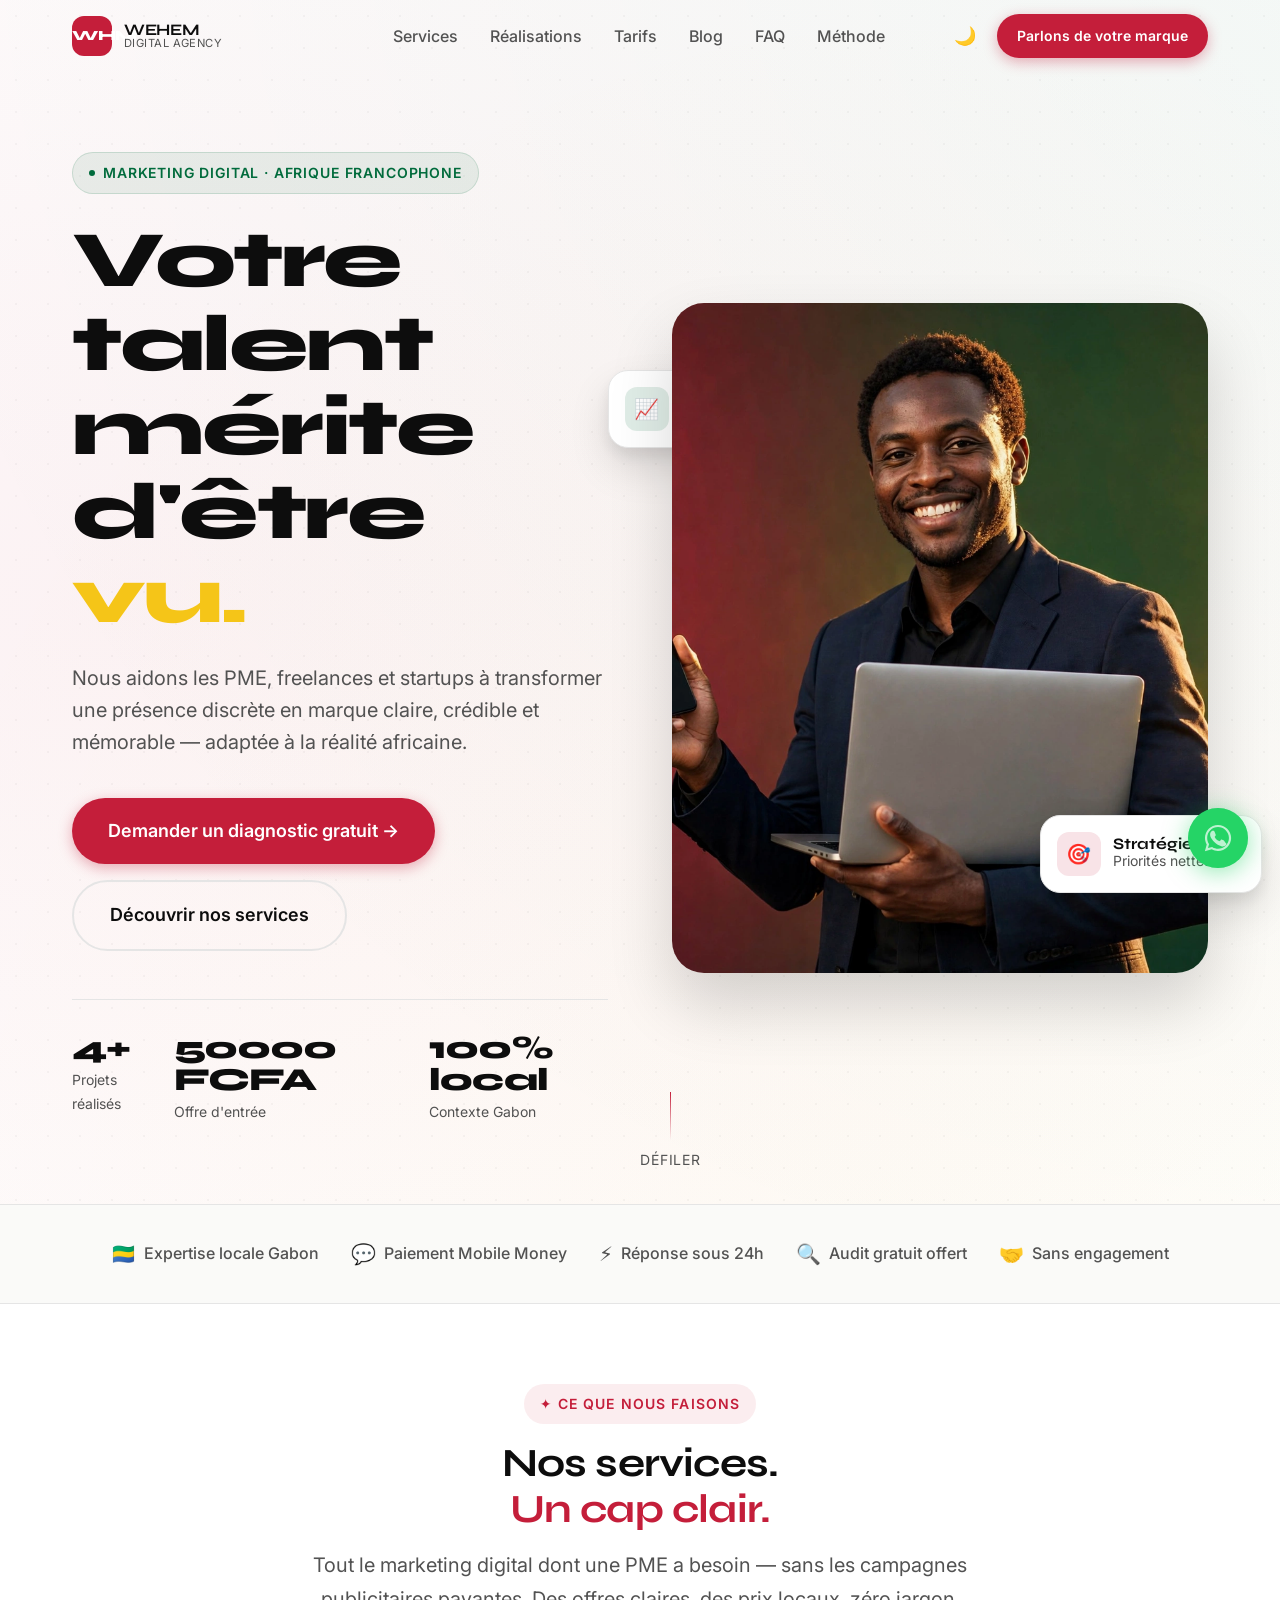
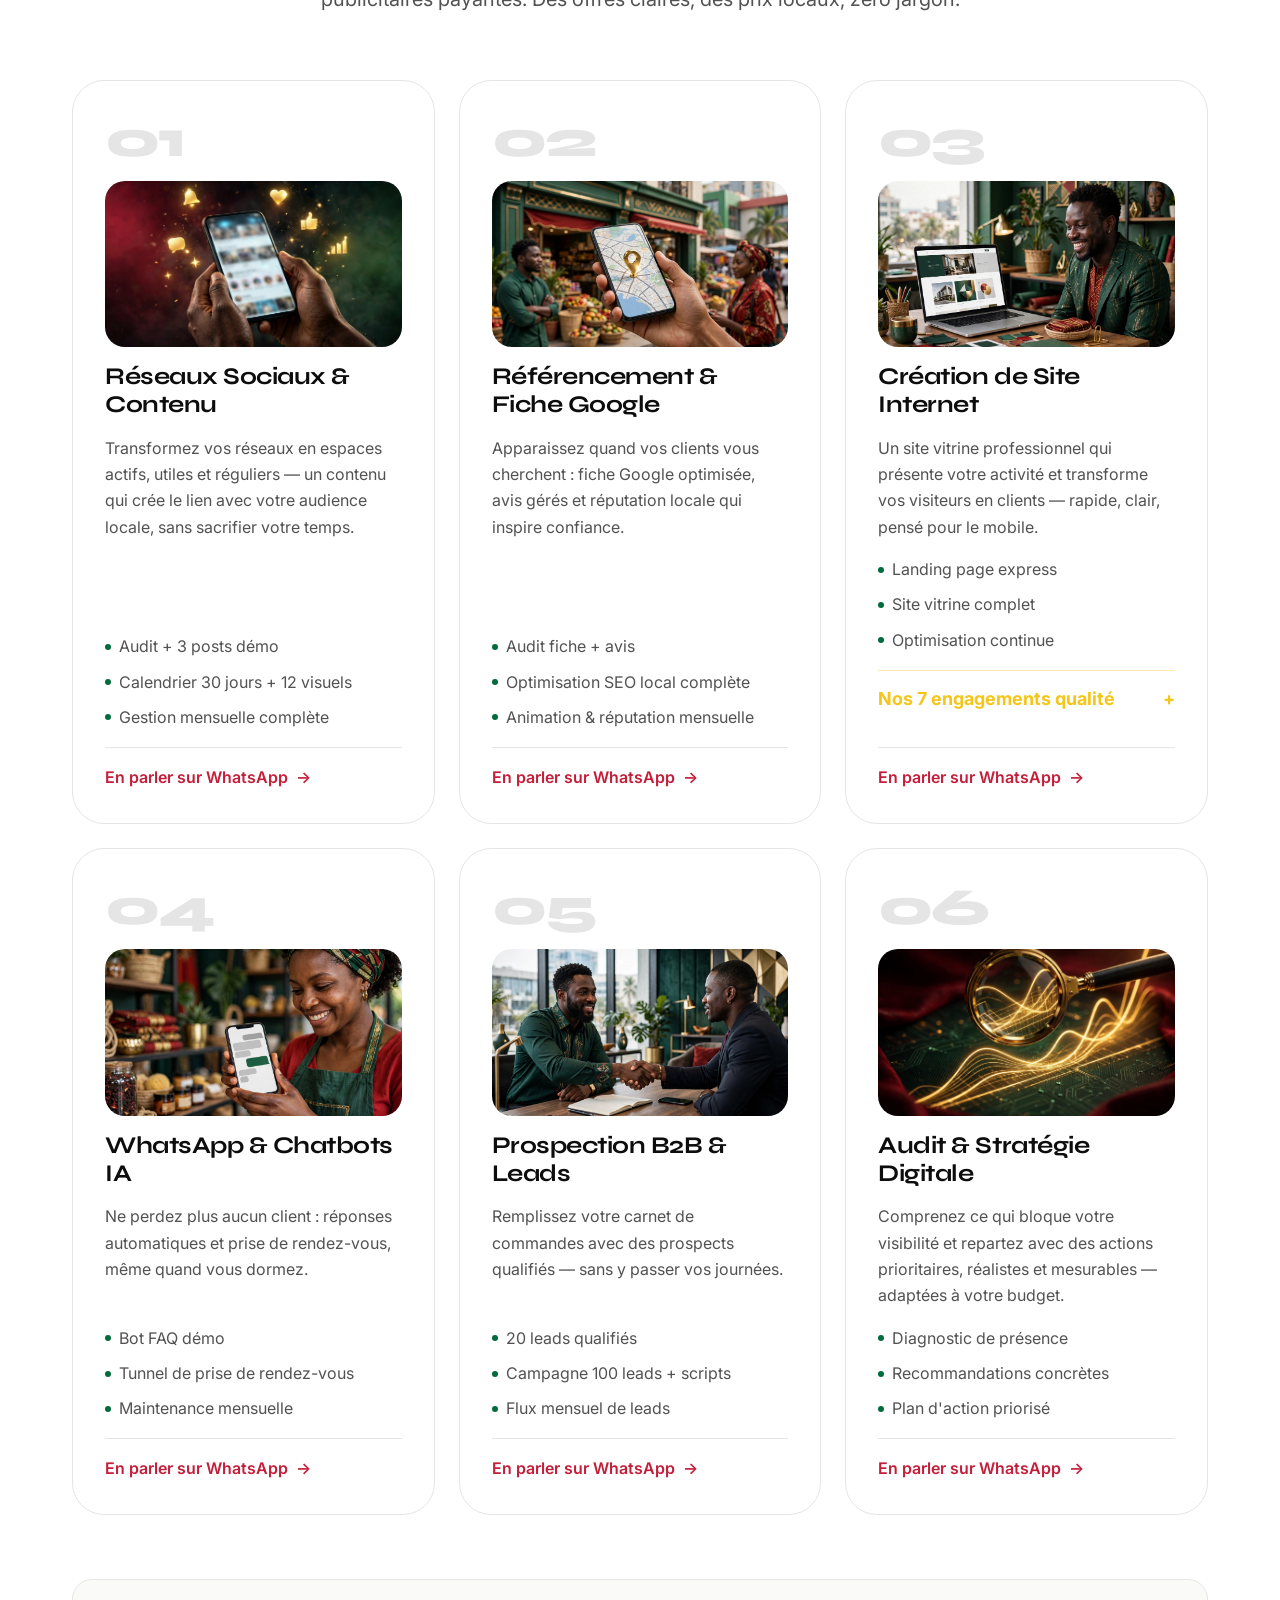
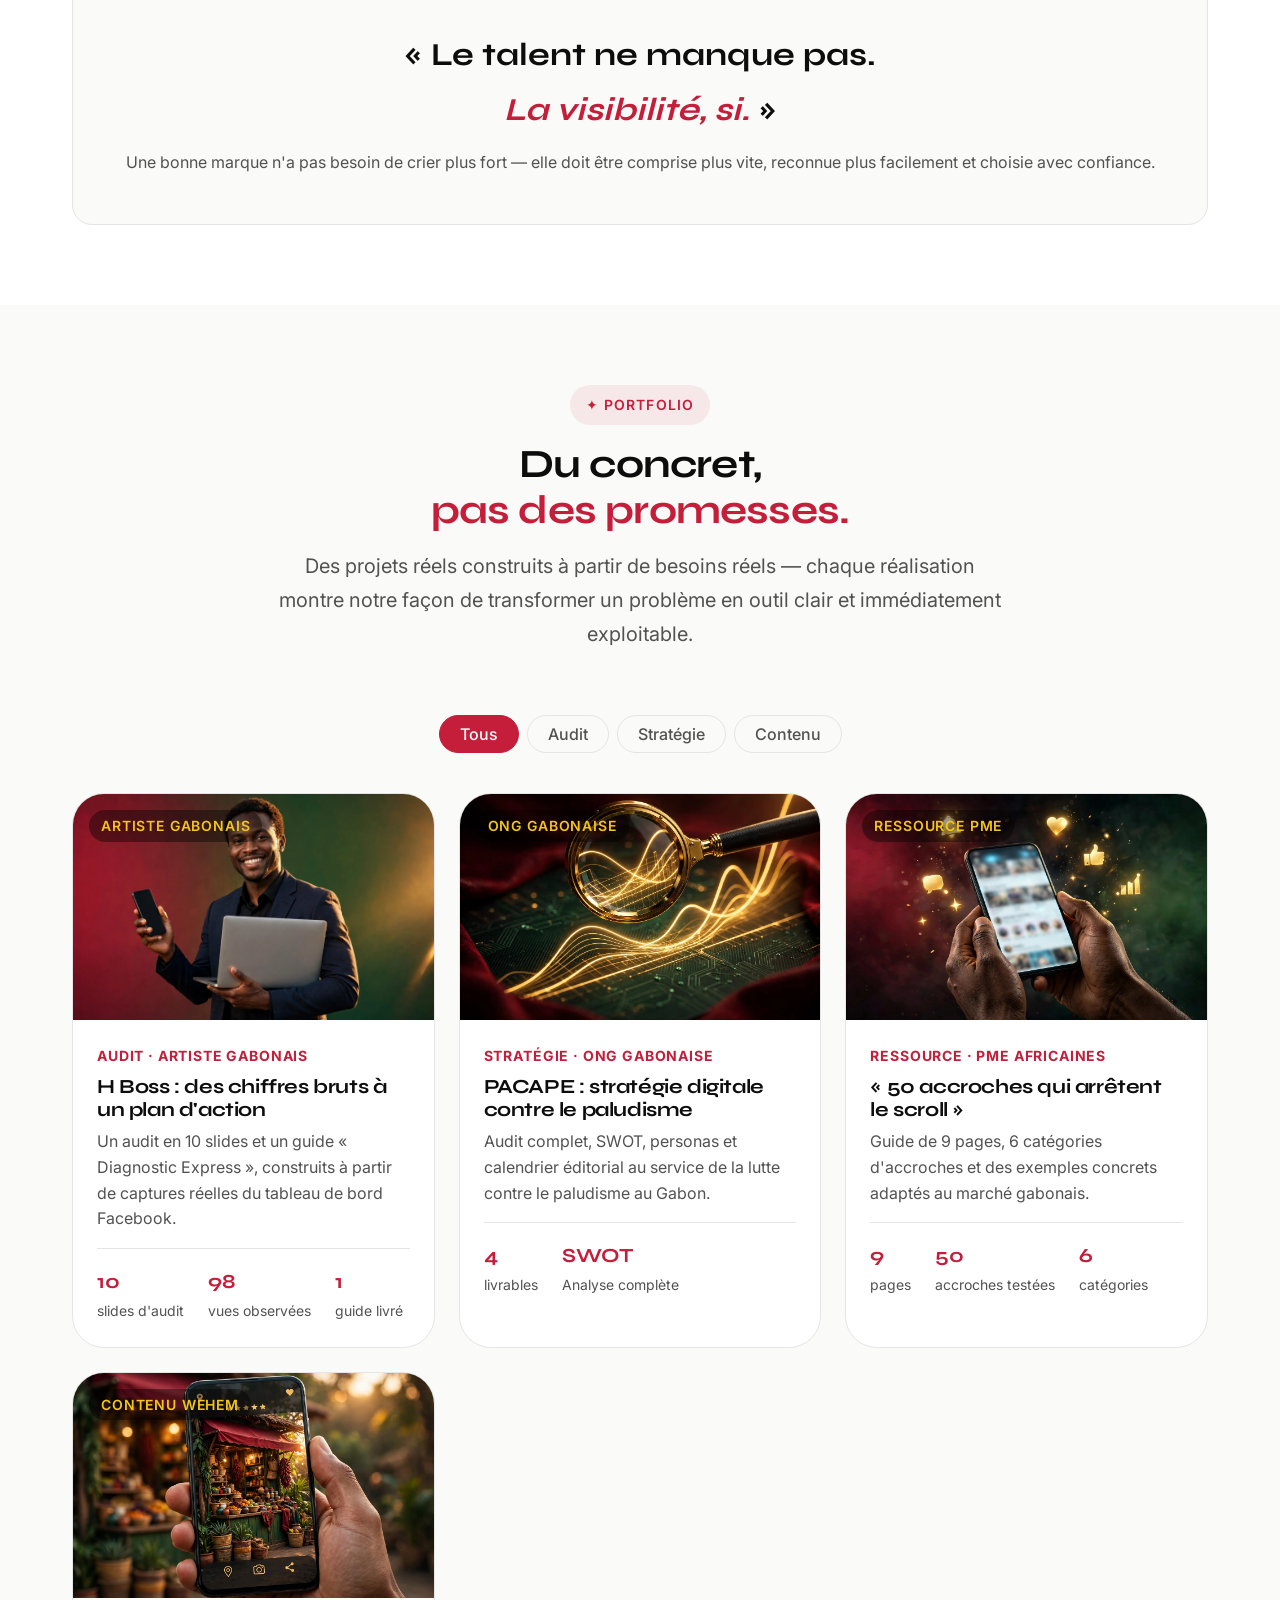
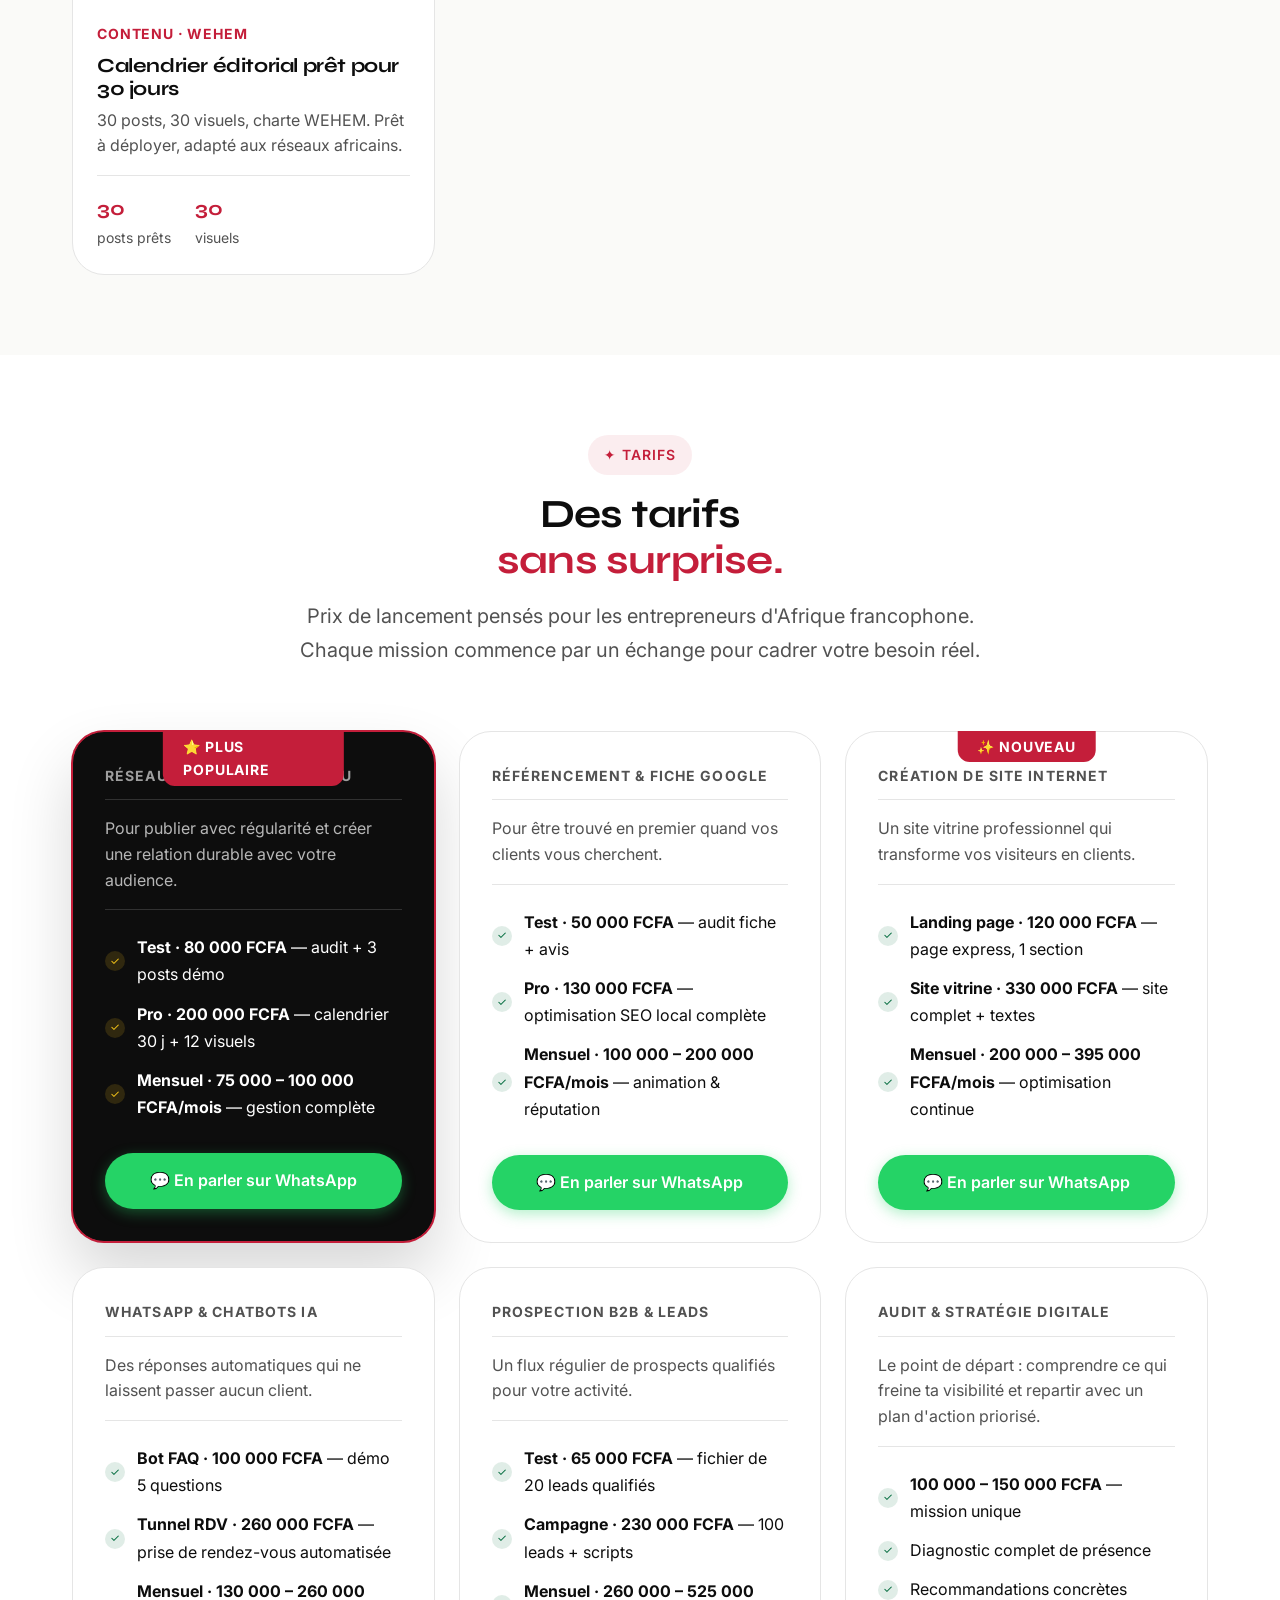
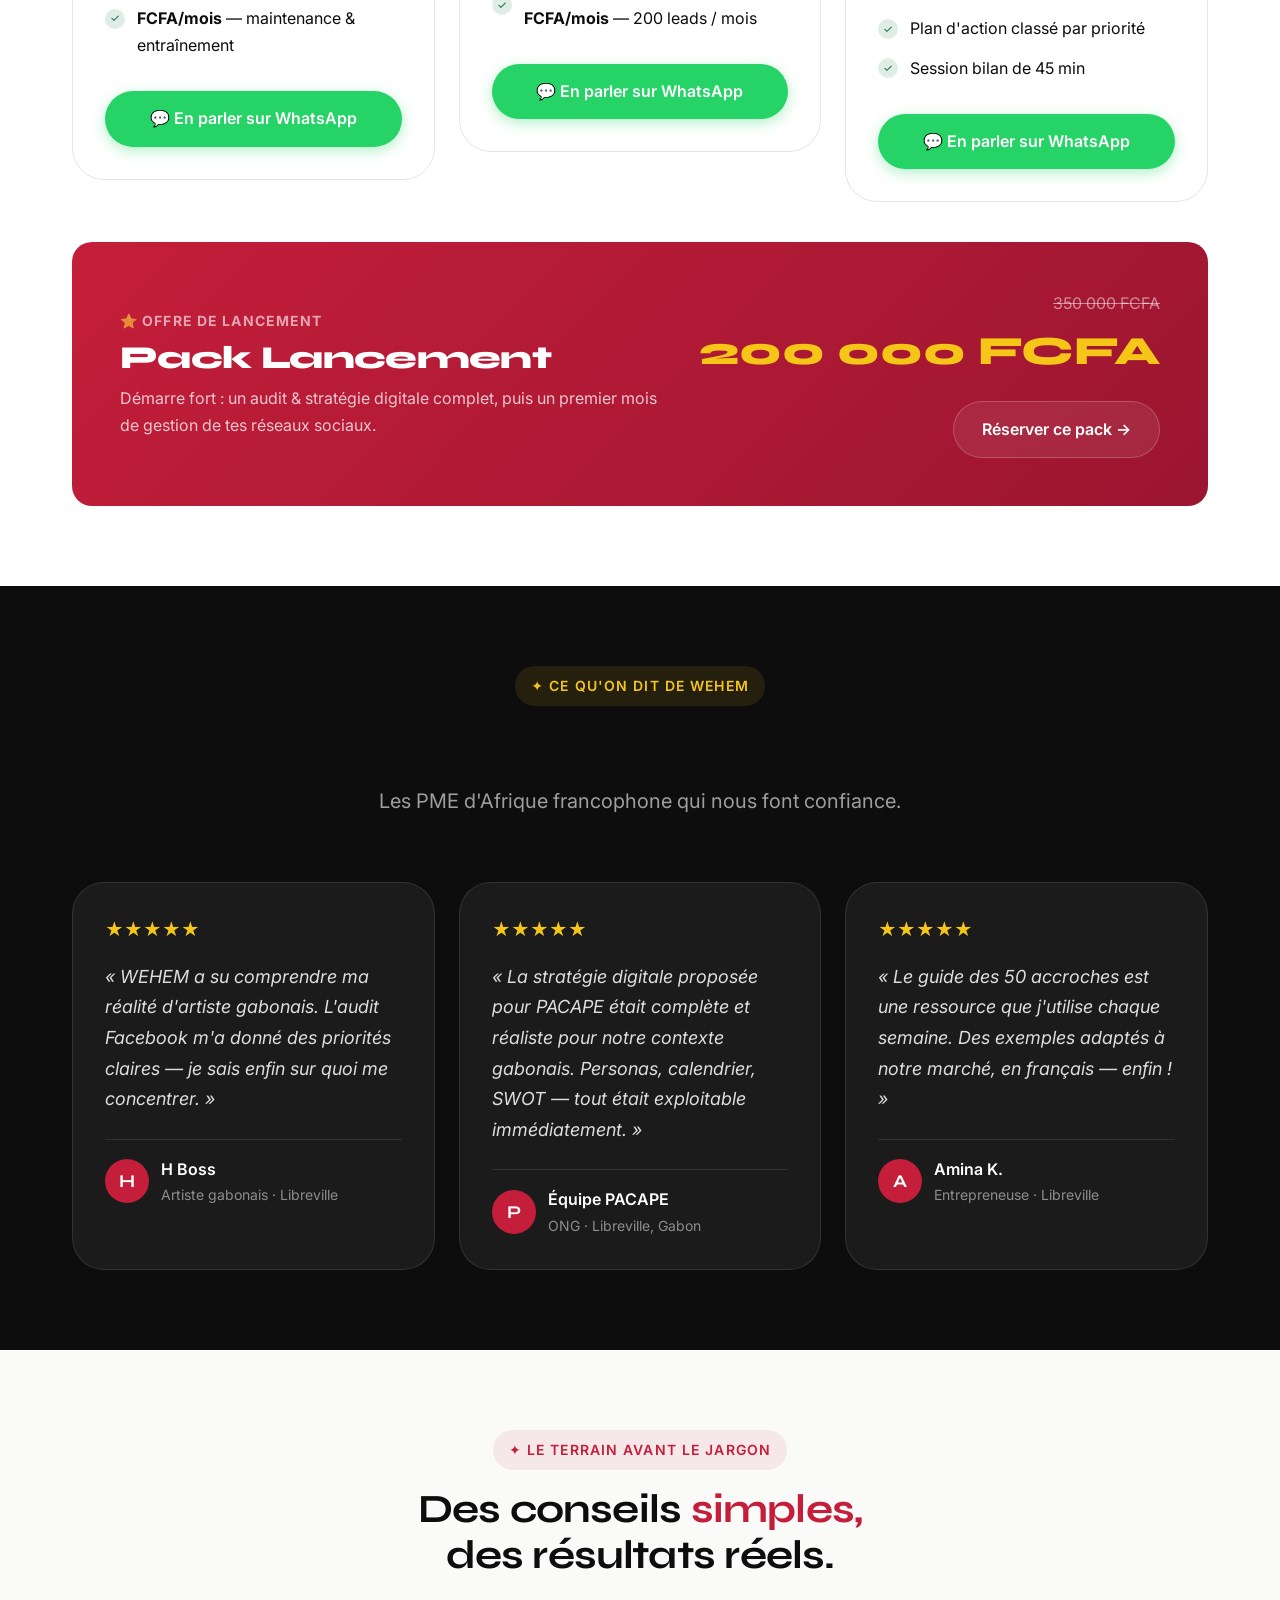
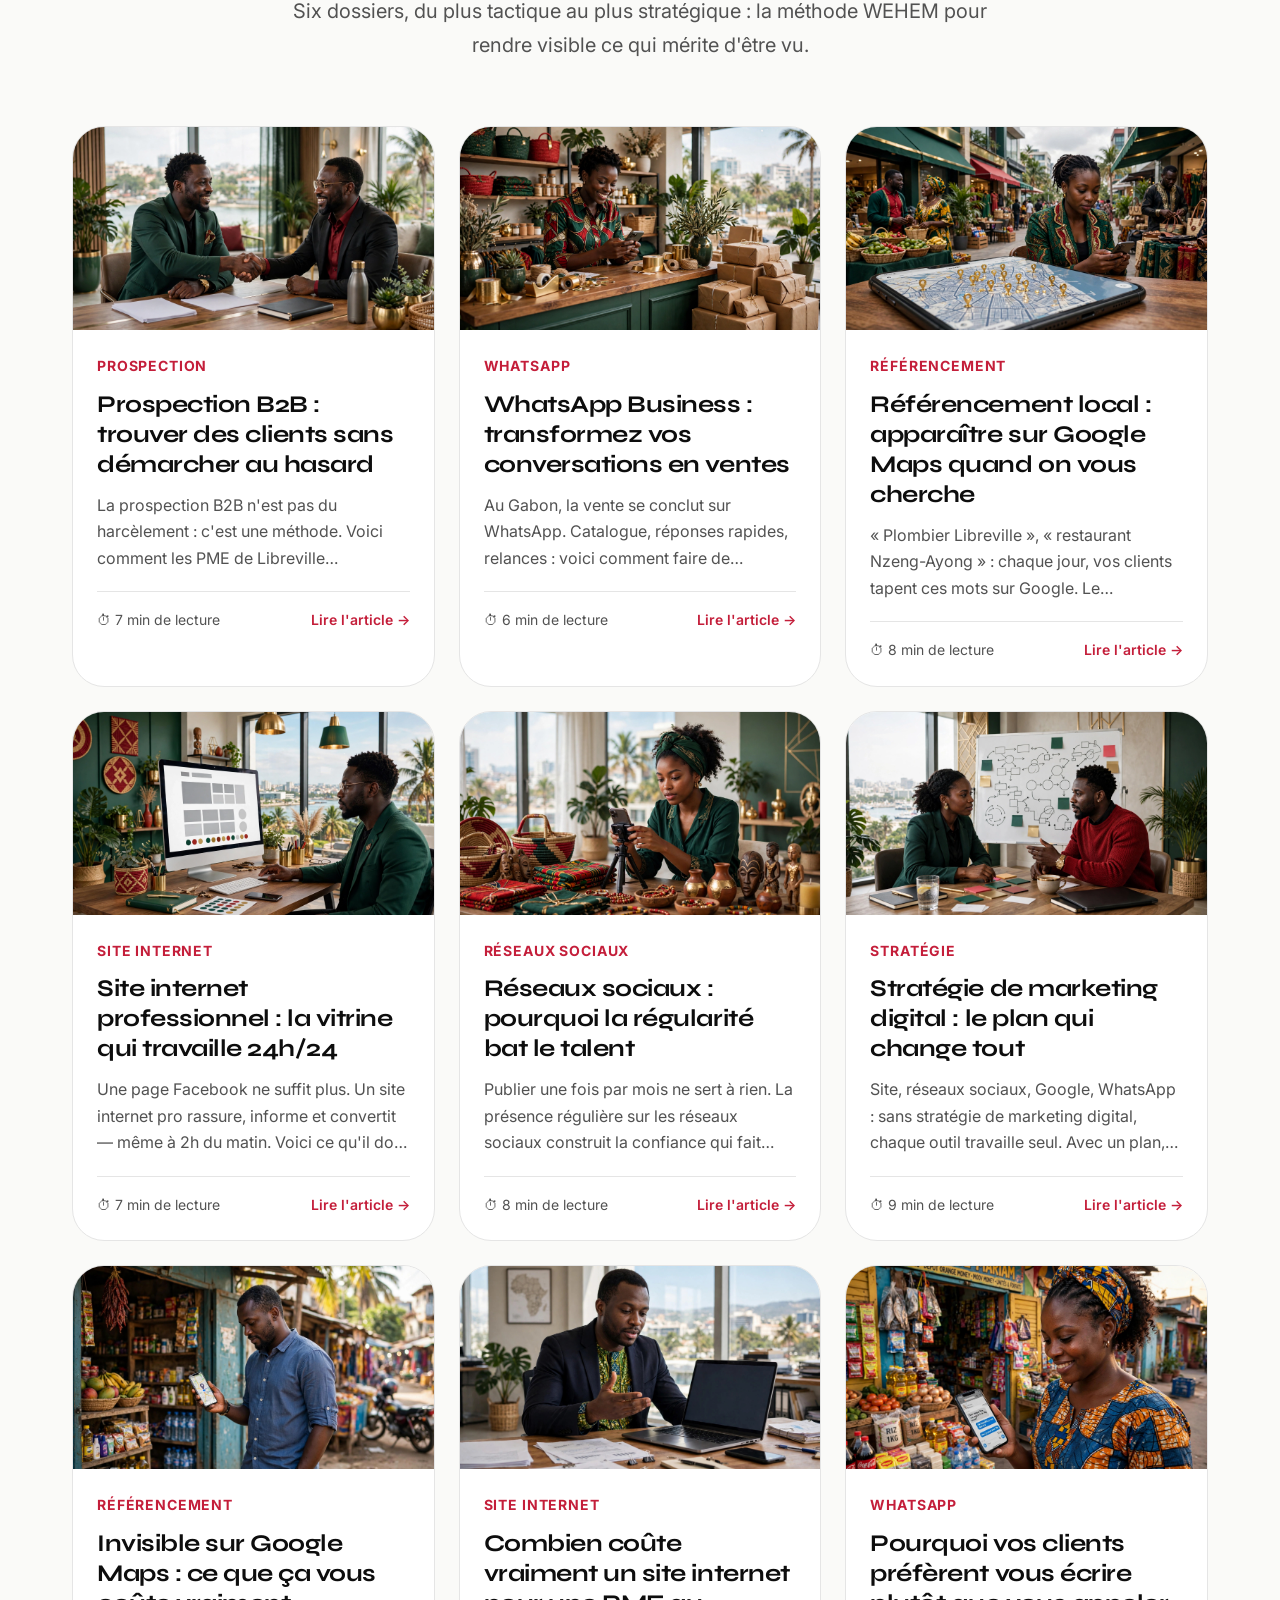
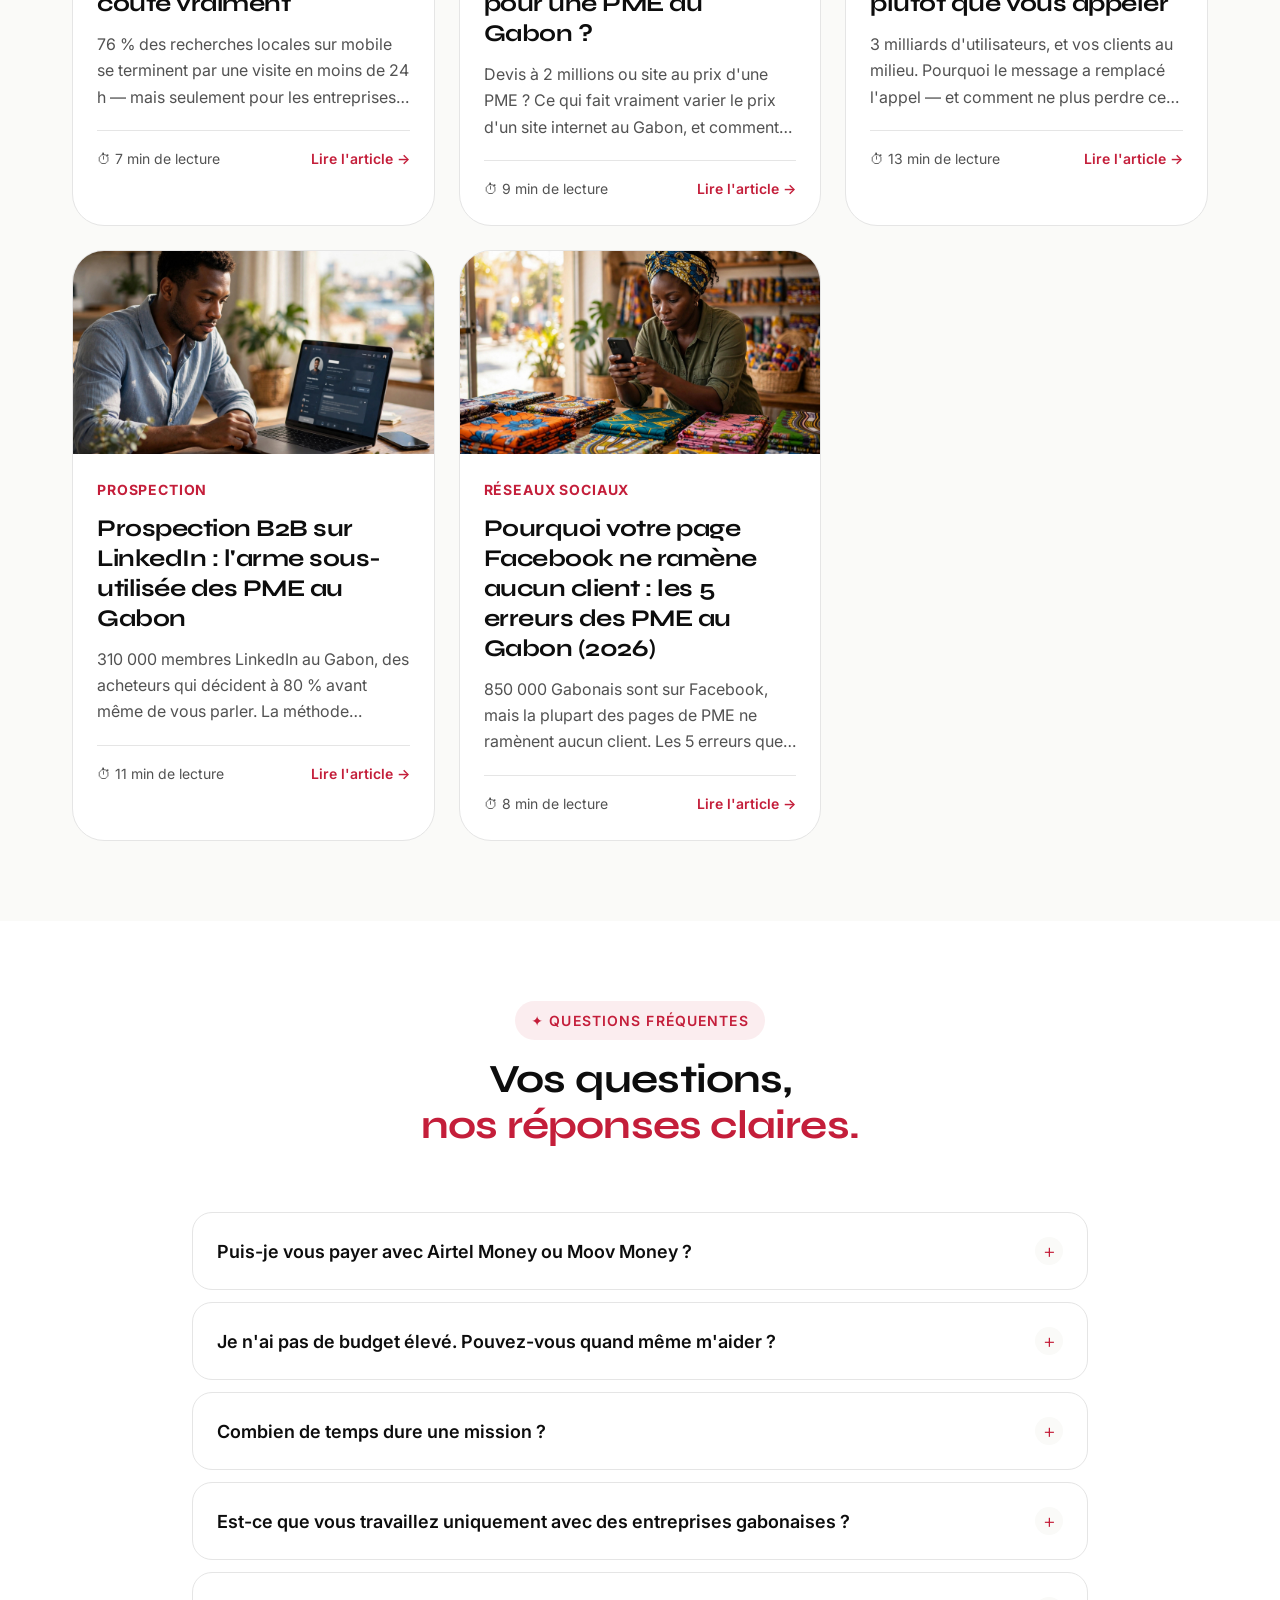
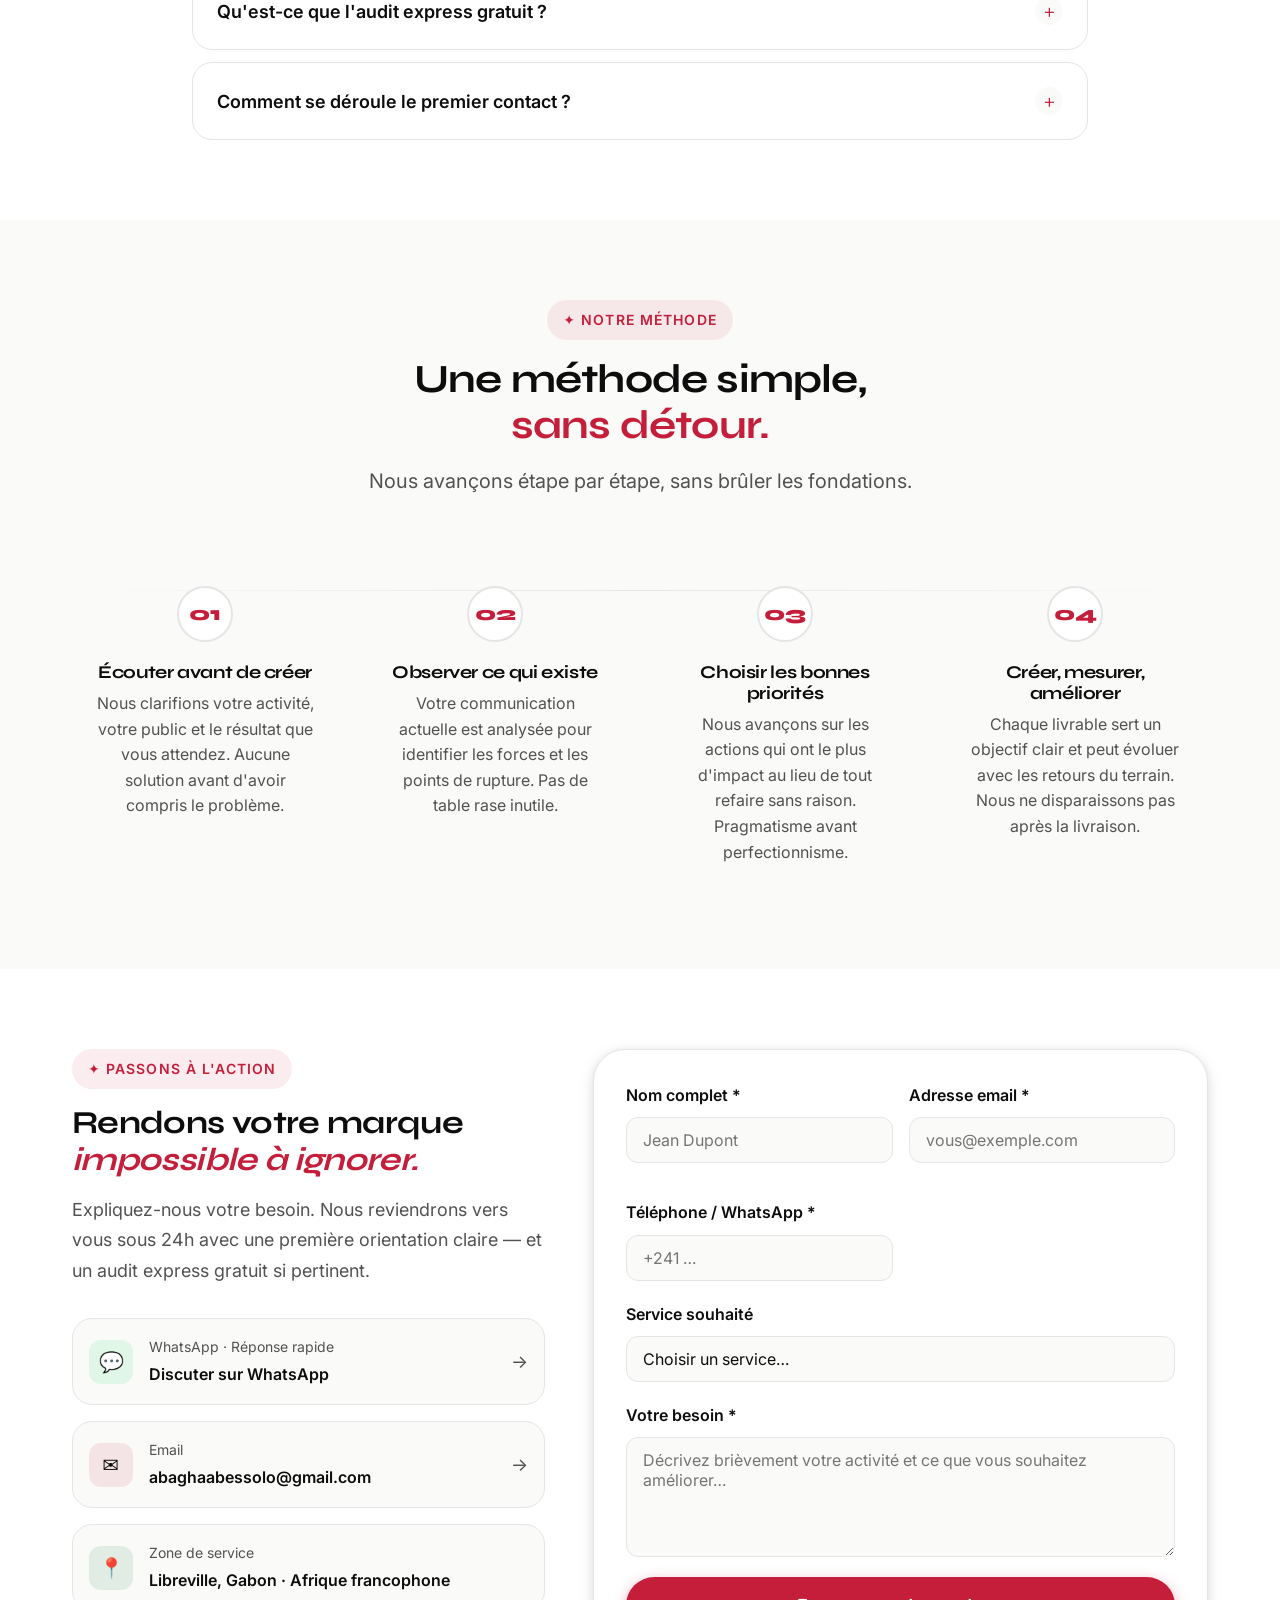
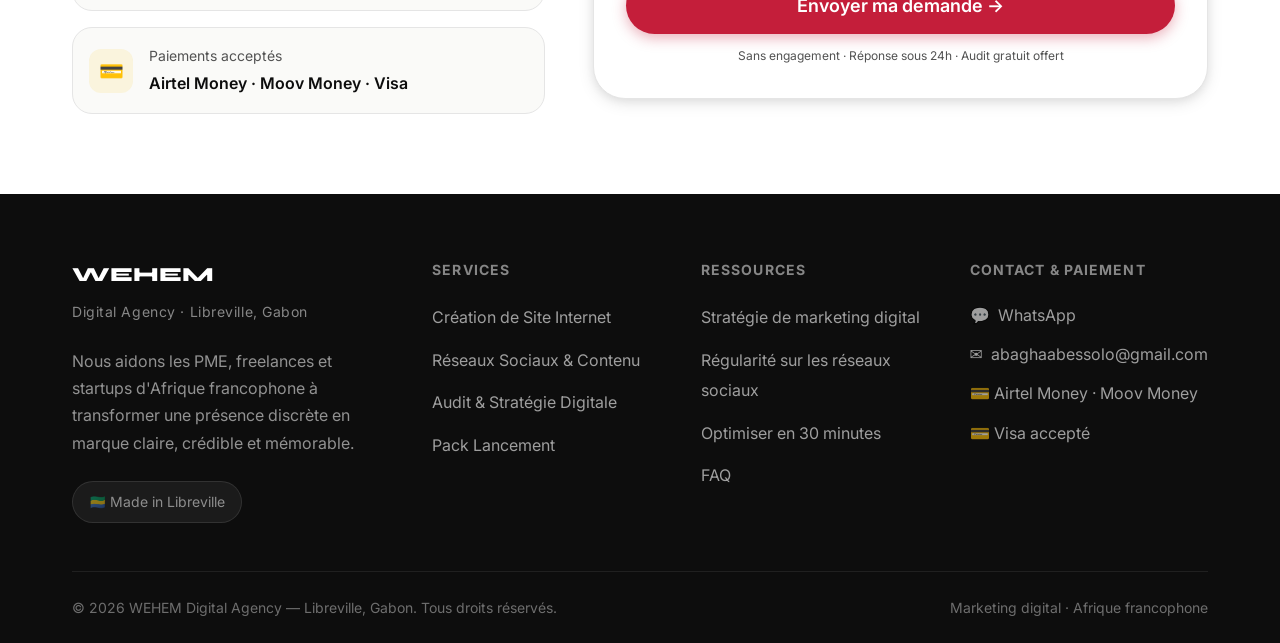
<file: index.html>
<!DOCTYPE html>
<html lang="fr" data-theme="light">
<head>
  <meta charset="UTF-8" />
  <meta name="viewport" content="width=device-width, initial-scale=1, viewport-fit=cover" />
  <meta name="color-scheme" content="light dark" />

  <!-- SEO fondamentaux -->
  <title>WEHEM Digital Agency — Agence marketing digital Libreville, Gabon</title>
  <meta name="description" content="WEHEM accompagne les PME, freelances et startups d'Afrique francophone : création de site internet, contenu réseaux sociaux, référencement Google et stratégie digitale claire. Libreville, Gabon." />
  <meta name="keywords" content="agence marketing digital Libreville, création site internet Gabon, stratégie digitale Gabon, gestion réseaux sociaux Gabon, référencement Google Libreville, consultant digital Afrique francophone" />
  <meta name="author" content="WEHEM Digital Agency" />
  <link rel="canonical" href="https://wehem-agency.github.io/" />

  <!-- Open Graph / LinkedIn / Facebook -->
  <meta property="og:type" content="website" />
  <meta property="og:url" content="https://wehem-agency.github.io/" />
  <meta property="og:title" content="WEHEM Digital Agency — Marketing digital Afrique francophone" />
  <meta property="og:description" content="Nous aidons les PME d'Afrique francophone à transformer une présence discrète en marque claire, crédible et mémorable." />
  <meta property="og:image" content="https://wehem-agency.github.io/images/hero-accueil.png" />
  <meta property="og:locale" content="fr_FR" />
  <meta property="og:site_name" content="WEHEM Digital Agency" />

  <!-- Twitter Card -->
  <meta name="twitter:card" content="summary_large_image" />
  <meta name="twitter:title" content="WEHEM Digital Agency — Marketing digital Afrique" />
  <meta name="twitter:description" content="Création de site internet · Contenu réseaux sociaux · Référencement Google · Stratégie digitale pour PME d'Afrique francophone." />
  <meta name="twitter:image" content="https://wehem-agency.github.io/images/hero-accueil.png" />

  <!-- PWA -->
  <link rel="manifest" href="/manifest.json" />
  <meta name="theme-color" content="#C41E3A" media="(prefers-color-scheme: light)" />
  <meta name="theme-color" content="#0D0D0D" media="(prefers-color-scheme: dark)" />
  <meta name="mobile-web-app-capable" content="yes" />
  <meta name="apple-mobile-web-app-capable" content="yes" />
  <meta name="apple-mobile-web-app-status-bar-style" content="default" />
  <meta name="apple-mobile-web-app-title" content="WEHEM" />

  <!-- Fonts : préchargement critique -->
  <link rel="preconnect" href="https://fonts.googleapis.com" />
  <link rel="preconnect" href="https://fonts.gstatic.com" crossorigin />
  <link href="https://fonts.googleapis.com/css2?family=Syne:wght@700;800&family=Inter:wght@400;500;600&display=swap" rel="stylesheet" />

  <!-- Styles -->
  <link rel="stylesheet" href="assets/css/main.css" />

  <!-- Schema.org — LocalBusiness -->
  <script type="application/ld+json">
{
    "@context": "https://schema.org",
    "@graph": [
      {
        "@type": [
          "LocalBusiness",
          "ProfessionalService"
        ],
        "@id": "https://wehem-agency.github.io/#wehem",
        "name": "WEHEM Digital Agency",
        "description": "Agence de marketing digital : création de site internet, gestion des réseaux sociaux, référencement Google et stratégie digitale pour PME d'Afrique francophone.",
        "url": "https://wehem-agency.github.io/",
        "telephone": "+24177915531",
        "email": "abaghaabessolo@gmail.com",
        "address": {
          "@type": "PostalAddress",
          "addressLocality": "Libreville",
          "addressCountry": "GA"
        },
        "openingHoursSpecification": {
          "@type": "OpeningHoursSpecification",
          "dayOfWeek": [
            "Monday",
            "Tuesday",
            "Wednesday",
            "Thursday",
            "Friday"
          ],
          "opens": "08:00",
          "closes": "18:00"
        },
        "areaServed": [
          "Libreville",
          "Akanda",
          "Owendo",
          "Gabon"
        ],
        "sameAs": [
          "https://wa.me/c/24107915531"
        ],
        "currenciesAccepted": "XAF",
        "paymentAccepted": "Airtel Money, Moov Money, Visa",
        "hasOfferCatalog": {
          "@type": "OfferCatalog",
          "name": "Services WEHEM Digital Agency",
          "itemListElement": [
            {
              "@type": "Offer",
              "itemOffered": {
                "@type": "Service",
                "name": "Gestion des réseaux sociaux & contenu",
                "url": "https://wehem-agency.github.io/services/reseaux-sociaux-contenu.html"
              }
            },
            {
              "@type": "Offer",
              "itemOffered": {
                "@type": "Service",
                "name": "Référencement local & fiche Google",
                "url": "https://wehem-agency.github.io/services/referencement-local-fiche-google.html"
              }
            },
            {
              "@type": "Offer",
              "itemOffered": {
                "@type": "Service",
                "name": "Création de site internet",
                "url": "https://wehem-agency.github.io/services/creation-site-internet.html"
              }
            },
            {
              "@type": "Offer",
              "itemOffered": {
                "@type": "Service",
                "name": "WhatsApp & chatbots IA",
                "url": "https://wehem-agency.github.io/services/whatsapp-chatbots-ia.html"
              }
            },
            {
              "@type": "Offer",
              "itemOffered": {
                "@type": "Service",
                "name": "Prospection B2B & génération de leads",
                "url": "https://wehem-agency.github.io/services/prospection-b2b-leads.html"
              }
            },
            {
              "@type": "Offer",
              "itemOffered": {
                "@type": "Service",
                "name": "Audit & stratégie digitale",
                "url": "https://wehem-agency.github.io/services/audit-strategie-digitale.html"
              }
            }
          ]
        }
      }
    ]
  }
  </script>
<!-- Google Tag Manager -->
<script>(function(w,d,s,l,i){w[l]=w[l]||[];w[l].push({'gtm.start':
new Date().getTime(),event:'gtm.js'});var f=d.getElementsByTagName(s)[0],
j=d.createElement(s),dl=l!='dataLayer'?'&l='+l:'';j.async=true;j.src=
'https://www.googletagmanager.com/gtm.js?id='+i+dl;f.parentNode.insertBefore(j,f);
})(window,document,'script','dataLayer','GTM-KTLL7LPB');</script>
<!-- End Google Tag Manager -->
</head>
<body>
<!-- Google Tag Manager (noscript) -->
<noscript><iframe src="https://www.googletagmanager.com/ns.html?id=GTM-KTLL7LPB"
height="0" width="0" style="display:none;visibility:hidden"></iframe></noscript>
<!-- End Google Tag Manager (noscript) -->

  <!-- Accessibilité -->
  <a href="#main" class="skip-link">Aller au contenu principal</a>

  <!-- ═══════════════════════════════════════════
       NAVIGATION
  ═══════════════════════════════════════════ -->
  <nav class="nav" role="navigation" aria-label="Navigation principale">
    <div class="nav__inner">

      <!-- Logo -->
      <a href="/" class="nav__logo" aria-label="WEHEM Digital Agency — Accueil">
        <div class="nav__logo-mark" aria-hidden="true">WHM</div>
        <div class="nav__logo-text">
          <span class="nav__logo-name">WEHEM</span>
          <span class="nav__logo-tagline">Digital Agency</span>
        </div>
      </a>

      <!-- Desktop links -->
      <ul class="nav__links" role="list">
        <li><a href="#services" class="nav__link">Services</a></li>
        <li><a href="#realisations" class="nav__link">Réalisations</a></li>
        <li><a href="#tarifs" class="nav__link">Tarifs</a></li>
        <li><a href="#blog" class="nav__link">Blog</a></li>
        <li><a href="#faq" class="nav__link">FAQ</a></li>
        <li><a href="#methode" class="nav__link">Méthode</a></li>
      </ul>

      <!-- Actions -->
      <div class="nav__actions">
        <button class="nav__theme-toggle" aria-label="Mode sombre" title="Changer de thème">🌙</button>
        <a href="contact.html" class="btn btn--primary btn--sm">Parlons de votre marque</a>
      </div>

      <!-- Burger -->
      <button class="nav__burger" aria-label="Menu" aria-expanded="false" aria-controls="mobile-menu">
        <span></span><span></span><span></span>
      </button>
    </div>
  </nav>

  <!-- Mobile menu -->
  <div class="nav__mobile" id="mobile-menu" role="dialog" aria-label="Menu mobile">
    <a href="#services" class="nav__mobile-link">Services <span>→</span></a>
    <a href="#realisations" class="nav__mobile-link">Réalisations <span>→</span></a>
    <a href="#tarifs" class="nav__mobile-link">Tarifs <span>→</span></a>
    <a href="#blog" class="nav__mobile-link">Blog <span>→</span></a>
    <a href="#faq" class="nav__mobile-link">FAQ <span>→</span></a>
    <a href="#methode" class="nav__mobile-link">Méthode <span>→</span></a>
    <div style="margin-top:1rem">
      <a href="contact.html" class="btn btn--primary" style="width:100%;justify-content:center">Parlons de votre marque</a>
    </div>
    <div style="margin-top:1rem">
      <a href="https://wa.me/c/24107915531" class="btn btn--whatsapp" style="width:100%;justify-content:center">💬 WhatsApp direct</a>
    </div>
  </div>

  <main id="main">

    <!-- ═══════════════════════════════════════════
         HERO
    ═══════════════════════════════════════════ -->
    <section class="hero" aria-labelledby="hero-title">
      <div class="container hero__inner">

        <!-- Copy -->
        <div class="hero__copy">
          <div class="hero__badge" aria-label="Localisation">
            <span class="hero__badge-dot" aria-hidden="true"></span>
            Marketing digital · Afrique francophone
          </div>

          <h1 class="hero__title" id="hero-title">
            Votre talent<br/>mérite d'être <em>vu.</em>
          </h1>

          <p class="hero__sub">
            Nous aidons les PME, freelances et startups à transformer une présence discrète en marque claire, crédible et mémorable — adaptée à la réalité africaine.
          </p>

          <div class="hero__ctas">
            <a href="#contact" class="btn btn--primary btn--lg">
              Demander un diagnostic gratuit →
            </a>
            <a href="#services" class="btn btn--outline btn--lg">
              Découvrir nos services
            </a>
          </div>

          <div class="hero__stats" aria-label="Chiffres clés">
            <div class="hero__stat">
              <div class="stat__value">
                <span data-count="4" data-suffix="+">4+</span>
              </div>
              <div class="stat__label">Projets réalisés</div>
            </div>
            <div class="hero__stat">
              <div class="stat__value">
                <span data-count="50000" data-suffix=" FCFA">50K FCFA</span>
              </div>
              <div class="stat__label">Offre d'entrée</div>
            </div>
            <div class="hero__stat">
              <div class="stat__value">
                <span data-count="100" data-suffix="% local">100% local</span>
              </div>
              <div class="stat__label">Contexte Gabon</div>
            </div>
          </div>
        </div>

        <!-- Visual -->
        <div class="hero__visual" aria-hidden="true">
          <!-- Floating card top-left -->
          <div class="hero__float-card hero__float-card--tl">
            <div class="hero__float-icon hero__float-icon--green">📈</div>
            <div>
              <div class="hero__float-value">+98 vues</div>
              <div class="hero__float-label">Audit H Boss</div>
            </div>
          </div>

          <div class="hero__img-wrap">
            <img
              src="https://wehem-agency.github.io/images/hero-accueil.png"
              alt="Entrepreneur africain avec ordinateur, couleurs rouge vert or de WEHEM"
              width="600"
              height="750"
              loading="eager"
              fetchpriority="high"
            />
          </div>

          <!-- Floating card bottom-right -->
          <div class="hero__float-card hero__float-card--br">
            <div class="hero__float-icon hero__float-icon--red">🎯</div>
            <div>
              <div class="hero__float-value">Stratégie claire</div>
              <div class="hero__float-label">Priorités nettes</div>
            </div>
          </div>
        </div>
      </div>

      <!-- Scroll indicator -->
      <div class="hero__scroll" aria-hidden="true">
        <div class="hero__scroll-line"></div>
        <span>Défiler</span>
      </div>
    </section>

    <!-- ═══════════════════════════════════════════
         TRUST BAR
    ═══════════════════════════════════════════ -->
    <div class="trust" aria-label="Garanties de service">
      <div class="container trust__inner">
        <div class="trust__item">
          <span class="trust__item-icon" aria-hidden="true">🇬🇦</span>
          Expertise locale Gabon
        </div>
        <div class="trust__item">
          <span class="trust__item-icon" aria-hidden="true">💬</span>
          Paiement Mobile Money
        </div>
        <div class="trust__item">
          <span class="trust__item-icon" aria-hidden="true">⚡</span>
          Réponse sous 24h
        </div>
        <div class="trust__item">
          <span class="trust__item-icon" aria-hidden="true">🔍</span>
          Audit gratuit offert
        </div>
        <div class="trust__item">
          <span class="trust__item-icon" aria-hidden="true">🤝</span>
          Sans engagement
        </div>
      </div>
    </div>

    <!-- ═══════════════════════════════════════════
         SERVICES
    ═══════════════════════════════════════════ -->
    <section class="section" id="services" aria-labelledby="services-title">
      <div class="container">
        <div class="section__header">
          <div class="section__tag" aria-hidden="true">✦ Ce que nous faisons</div>
          <h2 class="section__title reveal" id="services-title">
            Nos services.<br/><em>Un cap clair.</em>
          </h2>
          <p class="section__subtitle reveal reveal--delay-1">
            Tout le marketing digital dont une PME a besoin — sans les campagnes publicitaires payantes. Des offres claires, des prix locaux, zéro jargon.
          </p>
        </div>

        <div class="grid-3">

          <!-- Service 1 -->
          <article class="service-card reveal reveal--delay-1">
            <div class="service-card__num" aria-hidden="true">01</div>
            <div class="service-card__img">
              <a href="services/reseaux-sociaux-contenu.html" aria-label="Réseaux Sociaux & Contenu — voir la page du service"><img
                data-src="https://wehem-agency.github.io/images/service-facebook.png"
                src="data:image/svg+xml,%3Csvg xmlns='http://www.w3.org/2000/svg' viewBox='0 0 16 9'%3E%3C/svg%3E"
                alt="Réseaux Sociaux et Contenu WEHEM"
                width="400" height="225"
                loading="lazy"
              /></a>
            </div>
            <h3 class="service-card__title"><a href="services/reseaux-sociaux-contenu.html">Réseaux Sociaux & Contenu</a></h3>
            <p class="service-card__desc">
              Transformez vos réseaux en espaces actifs, utiles et réguliers — un contenu qui crée le lien avec votre audience locale, sans sacrifier votre temps.
            </p>
            <ul class="service-card__features">
              <li class="service-card__feature">Audit + 3 posts démo</li>
              <li class="service-card__feature">Calendrier 30 jours + 12 visuels</li>
              <li class="service-card__feature">Gestion mensuelle complète</li>
            </ul>
            <a
              href="https://wa.me/c/24107915531"
              class="service-card__cta"
              target="_blank"
              rel="noopener noreferrer"
            >
              En parler sur WhatsApp <span aria-hidden="true">→</span>
            </a>
          </article>

          <!-- Service 2 -->
          <article class="service-card reveal reveal--delay-2">
            <div class="service-card__num" aria-hidden="true">02</div>
            <div class="service-card__img">
              <a href="services/referencement-local-fiche-google.html" aria-label="Référencement & Fiche Google — voir la page du service"><img
                data-src="https://wehem-agency.github.io/images/service-google.png"
                src="data:image/svg+xml,%3Csvg xmlns='http://www.w3.org/2000/svg' viewBox='0 0 16 9'%3E%3C/svg%3E"
                alt="Référencement local Google Maps et fiche GBP optimisée par WEHEM"
                width="400" height="225"
                loading="lazy"
              /></a>
            </div>
            <h3 class="service-card__title"><a href="services/referencement-local-fiche-google.html">Référencement & Fiche Google</a></h3>
            <p class="service-card__desc">
              Apparaissez quand vos clients vous cherchent : fiche Google optimisée, avis gérés et réputation locale qui inspire confiance.
            </p>
            <ul class="service-card__features">
              <li class="service-card__feature">Audit fiche + avis</li>
              <li class="service-card__feature">Optimisation SEO local complète</li>
              <li class="service-card__feature">Animation & réputation mensuelle</li>
            </ul>
            <a
              href="https://wa.me/c/24107915531"
              class="service-card__cta"
              target="_blank"
              rel="noopener noreferrer"
            >
              En parler sur WhatsApp <span aria-hidden="true">→</span>
            </a>
          </article>

          <!-- Service 3 -->
          <article class="service-card reveal reveal--delay-3">
            <div class="service-card__num" aria-hidden="true">03</div>
            <div class="service-card__img">
              <a href="services/creation-site-internet.html" aria-label="Création de Site Internet — voir la page du service"><img
                data-src="https://wehem-agency.github.io/images/service-site.png"
                src="data:image/svg+xml,%3Csvg xmlns='http://www.w3.org/2000/svg' viewBox='0 0 16 9'%3E%3C/svg%3E"
                alt="Création de site internet professionnel pour PME africaine par WEHEM"
                width="400" height="225"
                loading="lazy"
              /></a>
            </div>
            <h3 class="service-card__title"><a href="services/creation-site-internet.html">Création de Site Internet</a></h3>
            <p class="service-card__desc">
              Un site vitrine professionnel qui présente votre activité et transforme vos visiteurs en clients — rapide, clair, pensé pour le mobile.
            </p>
            <ul class="service-card__features">
              <li class="service-card__feature">Landing page express</li>
              <li class="service-card__feature">Site vitrine complet</li>
              <li class="service-card__feature">Optimisation continue</li>
            </ul>
            <details class="service-card__charter">
              <summary class="service-card__charter-summary">Nos 7 engagements qualité <span aria-hidden="true">+</span></summary>
              <ul class="service-card__charter-list">
                <li>Domaine et hébergement enregistrés <strong>à votre nom</strong> — votre site vous appartient.</li>
                <li>Devis détaillé <strong>ligne par ligne</strong> avant tout versement.</li>
                <li>Délai réaliste : <strong>1 à 3 semaines</strong> une fois vos contenus reçus.</li>
                <li>Paiements <strong>par étapes</strong>, jamais 100&nbsp;% d'avance — reçu écrit à chaque versement.</li>
                <li>Réalisations <strong>vérifiables en ligne</strong>, à ouvrir sur votre téléphone.</li>
                <li>Coûts après-vente <strong>chiffrés avant de signer</strong> (domaine, hébergement, maintenance).</li>
                <li><strong>Un interlocuteur unique</strong> : Gaëtan, joignable.</li>
              </ul>
              <a
                class="service-card__charter-link"
                href="https://docs.google.com/document/d/1MVlLgcgOvxxcrXiAe_3d8vb_iuWl5Uqq64uoRm9nhHk/edit"
                target="_blank"
                rel="noopener noreferrer"
              >Lire la charte complète <span aria-hidden="true">→</span></a>
            </details>
            <a
              href="https://wa.me/c/24107915531"
              class="service-card__cta"
              target="_blank"
              rel="noopener noreferrer"
            >
              En parler sur WhatsApp <span aria-hidden="true">→</span>
            </a>
          </article>

          <!-- Service 4 -->
          <article class="service-card reveal reveal--delay-1">
            <div class="service-card__num" aria-hidden="true">04</div>
            <div class="service-card__img">
              <a href="services/whatsapp-chatbots-ia.html" aria-label="WhatsApp & Chatbots IA — voir la page du service"><img
                data-src="https://wehem-agency.github.io/images/service-whatsapp.png"
                src="data:image/svg+xml,%3Csvg xmlns='http://www.w3.org/2000/svg' viewBox='0 0 16 9'%3E%3C/svg%3E"
                alt="Chatbot WhatsApp Business et réponses automatiques pour PME"
                width="400" height="225"
                loading="lazy"
              /></a>
            </div>
            <h3 class="service-card__title"><a href="services/whatsapp-chatbots-ia.html">WhatsApp & Chatbots IA</a></h3>
            <p class="service-card__desc">
              Ne perdez plus aucun client : réponses automatiques et prise de rendez-vous, même quand vous dormez.
            </p>
            <ul class="service-card__features">
              <li class="service-card__feature">Bot FAQ démo</li>
              <li class="service-card__feature">Tunnel de prise de rendez-vous</li>
              <li class="service-card__feature">Maintenance mensuelle</li>
            </ul>
            <a
              href="https://wa.me/c/24107915531"
              class="service-card__cta"
              target="_blank"
              rel="noopener noreferrer"
            >
              En parler sur WhatsApp <span aria-hidden="true">→</span>
            </a>
          </article>

          <!-- Service 5 -->
          <article class="service-card reveal reveal--delay-2">
            <div class="service-card__num" aria-hidden="true">05</div>
            <div class="service-card__img">
              <a href="services/prospection-b2b-leads.html" aria-label="Prospection B2B & Leads — voir la page du service"><img
                data-src="https://wehem-agency.github.io/images/service-prospection.png"
                src="data:image/svg+xml,%3Csvg xmlns='http://www.w3.org/2000/svg' viewBox='0 0 16 9'%3E%3C/svg%3E"
                alt="Prospection B2B : génération de leads qualifiés pour entreprises africaines"
                width="400" height="225"
                loading="lazy"
              /></a>
            </div>
            <h3 class="service-card__title"><a href="services/prospection-b2b-leads.html">Prospection B2B & Leads</a></h3>
            <p class="service-card__desc">
              Remplissez votre carnet de commandes avec des prospects qualifiés — sans y passer vos journées.
            </p>
            <ul class="service-card__features">
              <li class="service-card__feature">20 leads qualifiés</li>
              <li class="service-card__feature">Campagne 100 leads + scripts</li>
              <li class="service-card__feature">Flux mensuel de leads</li>
            </ul>
            <a
              href="https://wa.me/c/24107915531"
              class="service-card__cta"
              target="_blank"
              rel="noopener noreferrer"
            >
              En parler sur WhatsApp <span aria-hidden="true">→</span>
            </a>
          </article>

          <!-- Service 6 -->
          <article class="service-card reveal reveal--delay-3">
            <div class="service-card__num" aria-hidden="true">06</div>
            <div class="service-card__img">
              <a href="services/audit-strategie-digitale.html" aria-label="Audit & Stratégie Digitale — voir la page du service"><img
                data-src="https://wehem-agency.github.io/images/service-audit.png"
                src="data:image/svg+xml,%3Csvg xmlns='http://www.w3.org/2000/svg' viewBox='0 0 16 9'%3E%3C/svg%3E"
                alt="Audit et Stratégie Digitale WEHEM"
                width="400" height="225"
                loading="lazy"
              /></a>
            </div>
            <h3 class="service-card__title"><a href="services/audit-strategie-digitale.html">Audit & Stratégie Digitale</a></h3>
            <p class="service-card__desc">
              Comprenez ce qui bloque votre visibilité et repartez avec des actions prioritaires, réalistes et mesurables — adaptées à votre budget.
            </p>
            <ul class="service-card__features">
              <li class="service-card__feature">Diagnostic de présence</li>
              <li class="service-card__feature">Recommandations concrètes</li>
              <li class="service-card__feature">Plan d'action priorisé</li>
            </ul>
            <a
              href="https://wa.me/c/24107915531"
              class="service-card__cta"
              target="_blank"
              rel="noopener noreferrer"
            >
              En parler sur WhatsApp <span aria-hidden="true">→</span>
            </a>
          </article>

        </div>

        <!-- Banner citation -->
        <div class="reveal" style="margin-top:4rem;background:var(--bg-alt);border:1px solid var(--border);border-radius:1.25rem;padding:3rem;text-align:center;">
          <p style="font-family:var(--font-head);font-size:var(--fs-2xl);font-weight:700;max-width:56ch;margin:0 auto .75rem;">
            « Le talent ne manque pas.<br/><em style="color:var(--c-primary)">La visibilité, si.</em> »
          </p>
          <p style="color:var(--text-muted);font-size:var(--fs-sm)">
            Une bonne marque n'a pas besoin de crier plus fort — elle doit être comprise plus vite, reconnue plus facilement et choisie avec confiance.
          </p>
        </div>
      </div>
    </section>

    <!-- ═══════════════════════════════════════════
         RÉALISATIONS / PORTFOLIO
    ═══════════════════════════════════════════ -->
    <section class="section section--alt" id="realisations" aria-labelledby="realisations-title">
      <div class="container">
        <div class="section__header">
          <div class="section__tag" aria-hidden="true">✦ Portfolio</div>
          <h2 class="section__title reveal" id="realisations-title">
            Du concret,<br/><em>pas des promesses.</em>
          </h2>
          <p class="section__subtitle reveal reveal--delay-1">
            Des projets réels construits à partir de besoins réels — chaque réalisation montre notre façon de transformer un problème en outil clair et immédiatement exploitable.
          </p>
        </div>

        <!-- Filter -->
        <nav class="portfolio__filter" aria-label="Filtrer les projets">
          <button class="filter-btn is-active" data-filter="all">Tous</button>
          <button class="filter-btn" data-filter="audit">Audit</button>
          <button class="filter-btn" data-filter="strategie">Stratégie</button>
          <button class="filter-btn" data-filter="contenu">Contenu</button>
        </nav>

        <div class="portfolio__grid">

          <!-- Projet 1 -->
          <article class="portfolio-card reveal" data-category="audit">
            <div class="portfolio-card__thumb">
              <span class="portfolio-card__category">Artiste gabonais</span>
              <img
                data-src="https://wehem-agency.github.io/images/hero-accueil.png"
                src="data:image/svg+xml,%3Csvg xmlns='http://www.w3.org/2000/svg' viewBox='0 0 16 10'%3E%3C/svg%3E"
                alt="Audit Facebook H Boss"
                width="440" height="275"
                loading="lazy"
              />
              <div class="portfolio-card__overlay">
                <span style="color:#fff;font-weight:600">Projet phare</span>
              </div>
            </div>
            <div class="portfolio-card__body">
              <div class="portfolio-card__category" style="position:static;background:none;padding:0;font-size:var(--fs-xs);color:var(--c-primary);font-weight:700;letter-spacing:.06em;text-transform:uppercase;margin-bottom:.5rem;">Audit · Artiste gabonais</div>
              <h3 class="portfolio-card__title">H Boss : des chiffres bruts à un plan d'action</h3>
              <p class="portfolio-card__desc">Un audit en 10 slides et un guide « Diagnostic Express », construits à partir de captures réelles du tableau de bord Facebook.</p>
              <div class="portfolio-card__metrics">
                <div>
                  <div class="portfolio-card__metric-value">10</div>
                  <div class="portfolio-card__metric-label">slides d'audit</div>
                </div>
                <div>
                  <div class="portfolio-card__metric-value">98</div>
                  <div class="portfolio-card__metric-label">vues observées</div>
                </div>
                <div>
                  <div class="portfolio-card__metric-value">1</div>
                  <div class="portfolio-card__metric-label">guide livré</div>
                </div>
              </div>
            </div>
          </article>

          <!-- Projet 2 -->
          <article class="portfolio-card reveal reveal--delay-1" data-category="strategie">
            <div class="portfolio-card__thumb">
              <span class="portfolio-card__category">ONG gabonaise</span>
              <img
                data-src="https://wehem-agency.github.io/images/service-audit.png"
                src="data:image/svg+xml,%3Csvg xmlns='http://www.w3.org/2000/svg' viewBox='0 0 16 10'%3E%3C/svg%3E"
                alt="Stratégie PACAPE contre le paludisme"
                width="440" height="275"
                loading="lazy"
              />
            </div>
            <div class="portfolio-card__body">
              <div class="portfolio-card__category" style="position:static;background:none;padding:0;font-size:var(--fs-xs);color:var(--c-primary);font-weight:700;letter-spacing:.06em;text-transform:uppercase;margin-bottom:.5rem;">Stratégie · ONG gabonaise</div>
              <h3 class="portfolio-card__title">PACAPE : stratégie digitale contre le paludisme</h3>
              <p class="portfolio-card__desc">Audit complet, SWOT, personas et calendrier éditorial au service de la lutte contre le paludisme au Gabon.</p>
              <div class="portfolio-card__metrics">
                <div>
                  <div class="portfolio-card__metric-value">4</div>
                  <div class="portfolio-card__metric-label">livrables</div>
                </div>
                <div>
                  <div class="portfolio-card__metric-value">SWOT</div>
                  <div class="portfolio-card__metric-label">Analyse complète</div>
                </div>
              </div>
            </div>
          </article>

          <!-- Projet 3 -->
          <article class="portfolio-card reveal reveal--delay-2" data-category="contenu">
            <div class="portfolio-card__thumb">
              <span class="portfolio-card__category">Ressource PME</span>
              <img
                data-src="https://wehem-agency.github.io/images/service-facebook.png"
                src="data:image/svg+xml,%3Csvg xmlns='http://www.w3.org/2000/svg' viewBox='0 0 16 10'%3E%3C/svg%3E"
                alt="Guide 50 accroches"
                width="440" height="275"
                loading="lazy"
              />
            </div>
            <div class="portfolio-card__body">
              <div class="portfolio-card__category" style="position:static;background:none;padding:0;font-size:var(--fs-xs);color:var(--c-primary);font-weight:700;letter-spacing:.06em;text-transform:uppercase;margin-bottom:.5rem;">Ressource · PME africaines</div>
              <h3 class="portfolio-card__title">« 50 accroches qui arrêtent le scroll »</h3>
              <p class="portfolio-card__desc">Guide de 9 pages, 6 catégories d'accroches et des exemples concrets adaptés au marché gabonais.</p>
              <div class="portfolio-card__metrics">
                <div>
                  <div class="portfolio-card__metric-value">9</div>
                  <div class="portfolio-card__metric-label">pages</div>
                </div>
                <div>
                  <div class="portfolio-card__metric-value">50</div>
                  <div class="portfolio-card__metric-label">accroches testées</div>
                </div>
                <div>
                  <div class="portfolio-card__metric-value">6</div>
                  <div class="portfolio-card__metric-label">catégories</div>
                </div>
              </div>
            </div>
          </article>

          <!-- Projet 4 -->
          <article class="portfolio-card reveal reveal--delay-3" data-category="contenu">
            <div class="portfolio-card__thumb">
              <span class="portfolio-card__category">Contenu WEHEM</span>
              <img
                data-src="https://wehem-agency.github.io/images/blog-gbp-1.png"
                src="data:image/svg+xml,%3Csvg xmlns='http://www.w3.org/2000/svg' viewBox='0 0 16 10'%3E%3C/svg%3E"
                alt="Calendrier éditorial 30 jours"
                width="440" height="275"
                loading="lazy"
              />
            </div>
            <div class="portfolio-card__body">
              <div class="portfolio-card__category" style="position:static;background:none;padding:0;font-size:var(--fs-xs);color:var(--c-primary);font-weight:700;letter-spacing:.06em;text-transform:uppercase;margin-bottom:.5rem;">Contenu · WEHEM</div>
              <h3 class="portfolio-card__title">Calendrier éditorial prêt pour 30 jours</h3>
              <p class="portfolio-card__desc">30 posts, 30 visuels, charte WEHEM. Prêt à déployer, adapté aux réseaux africains.</p>
              <div class="portfolio-card__metrics">
                <div>
                  <div class="portfolio-card__metric-value">30</div>
                  <div class="portfolio-card__metric-label">posts prêts</div>
                </div>
                <div>
                  <div class="portfolio-card__metric-value">30</div>
                  <div class="portfolio-card__metric-label">visuels</div>
                </div>
              </div>
            </div>
          </article>

        </div>
      </div>
    </section>

    <!-- ═══════════════════════════════════════════
         TARIFS
    ═══════════════════════════════════════════ -->
    <section class="section" id="tarifs" aria-labelledby="tarifs-title">
      <div class="container">
        <div class="section__header">
          <div class="section__tag" aria-hidden="true">✦ Tarifs</div>
          <h2 class="section__title reveal" id="tarifs-title">
            Des tarifs<br/><em>sans surprise.</em>
          </h2>
          <p class="section__subtitle reveal reveal--delay-1">
            Prix de lancement pensés pour les entrepreneurs d'Afrique francophone. Chaque mission commence par un échange pour cadrer votre besoin réel.
          </p>
        </div>

        <div class="pricing-grid">

          <!-- Réseaux Sociaux & Contenu -->
          <div class="pricing-card pricing-card--featured reveal reveal--delay-1">
            <div class="pricing-card__badge">⭐ Plus populaire</div>
            <div class="pricing-card__name">Réseaux Sociaux & Contenu</div>
            <div class="pricing-card__desc">Pour publier avec régularité et créer une relation durable avec votre audience.</div>
            <ul class="pricing-card__features">
              <li class="pricing-card__feature">
                <div class="pricing-card__feature-icon" aria-hidden="true">✓</div>
                <span><strong>Test · 80 000 FCFA</strong> — audit + 3 posts démo</span>
              </li>
              <li class="pricing-card__feature">
                <div class="pricing-card__feature-icon" aria-hidden="true">✓</div>
                <span><strong>Pro · 200 000 FCFA</strong> — calendrier 30 j + 12 visuels</span>
              </li>
              <li class="pricing-card__feature">
                <div class="pricing-card__feature-icon" aria-hidden="true">✓</div>
                <span><strong>Mensuel · 75 000 – 100 000 FCFA/mois</strong> — gestion complète</span>
              </li>
            </ul>
            <a
              href="https://wa.me/c/24107915531"
              class="btn btn--whatsapp"
              style="width:100%;justify-content:center"
              target="_blank" rel="noopener noreferrer"
            >
              💬 En parler sur WhatsApp
            </a>
          </div>

          <!-- Référencement & Fiche Google -->
          <div class="pricing-card reveal reveal--delay-2">
            <div class="pricing-card__name">Référencement & Fiche Google</div>
            <div class="pricing-card__desc">Pour être trouvé en premier quand vos clients vous cherchent.</div>
            <ul class="pricing-card__features">
              <li class="pricing-card__feature">
                <div class="pricing-card__feature-icon" aria-hidden="true">✓</div>
                <span><strong>Test · 50 000 FCFA</strong> — audit fiche + avis</span>
              </li>
              <li class="pricing-card__feature">
                <div class="pricing-card__feature-icon" aria-hidden="true">✓</div>
                <span><strong>Pro · 130 000 FCFA</strong> — optimisation SEO local complète</span>
              </li>
              <li class="pricing-card__feature">
                <div class="pricing-card__feature-icon" aria-hidden="true">✓</div>
                <span><strong>Mensuel · 100 000 – 200 000 FCFA/mois</strong> — animation & réputation</span>
              </li>
            </ul>
            <a
              href="https://wa.me/c/24107915531"
              class="btn btn--whatsapp"
              style="width:100%;justify-content:center"
              target="_blank" rel="noopener noreferrer"
            >
              💬 En parler sur WhatsApp
            </a>
          </div>

          <!-- Création de Site Internet -->
          <div class="pricing-card reveal reveal--delay-3">
            <div class="pricing-card__badge">✨ Nouveau</div>
            <div class="pricing-card__name">Création de Site Internet</div>
            <div class="pricing-card__desc">Un site vitrine professionnel qui transforme vos visiteurs en clients.</div>
            <ul class="pricing-card__features">
              <li class="pricing-card__feature">
                <div class="pricing-card__feature-icon" aria-hidden="true">✓</div>
                <span><strong>Landing page · 120 000 FCFA</strong> — page express, 1 section</span>
              </li>
              <li class="pricing-card__feature">
                <div class="pricing-card__feature-icon" aria-hidden="true">✓</div>
                <span><strong>Site vitrine · 330 000 FCFA</strong> — site complet + textes</span>
              </li>
              <li class="pricing-card__feature">
                <div class="pricing-card__feature-icon" aria-hidden="true">✓</div>
                <span><strong>Mensuel · 200 000 – 395 000 FCFA/mois</strong> — optimisation continue</span>
              </li>
            </ul>
            <a
              href="https://wa.me/c/24107915531"
              class="btn btn--whatsapp"
              style="width:100%;justify-content:center"
              target="_blank" rel="noopener noreferrer"
            >
              💬 En parler sur WhatsApp
            </a>
          </div>

          <!-- WhatsApp & Chatbots IA -->
          <div class="pricing-card reveal reveal--delay-1">
            <div class="pricing-card__name">WhatsApp & Chatbots IA</div>
            <div class="pricing-card__desc">Des réponses automatiques qui ne laissent passer aucun client.</div>
            <ul class="pricing-card__features">
              <li class="pricing-card__feature">
                <div class="pricing-card__feature-icon" aria-hidden="true">✓</div>
                <span><strong>Bot FAQ · 100 000 FCFA</strong> — démo 5 questions</span>
              </li>
              <li class="pricing-card__feature">
                <div class="pricing-card__feature-icon" aria-hidden="true">✓</div>
                <span><strong>Tunnel RDV · 260 000 FCFA</strong> — prise de rendez-vous automatisée</span>
              </li>
              <li class="pricing-card__feature">
                <div class="pricing-card__feature-icon" aria-hidden="true">✓</div>
                <span><strong>Mensuel · 130 000 – 260 000 FCFA/mois</strong> — maintenance & entraînement</span>
              </li>
            </ul>
            <a
              href="https://wa.me/c/24107915531"
              class="btn btn--whatsapp"
              style="width:100%;justify-content:center"
              target="_blank" rel="noopener noreferrer"
            >
              💬 En parler sur WhatsApp
            </a>
          </div>

          <!-- Prospection B2B & Leads -->
          <div class="pricing-card reveal reveal--delay-2">
            <div class="pricing-card__name">Prospection B2B & Leads</div>
            <div class="pricing-card__desc">Un flux régulier de prospects qualifiés pour votre activité.</div>
            <ul class="pricing-card__features">
              <li class="pricing-card__feature">
                <div class="pricing-card__feature-icon" aria-hidden="true">✓</div>
                <span><strong>Test · 65 000 FCFA</strong> — fichier de 20 leads qualifiés</span>
              </li>
              <li class="pricing-card__feature">
                <div class="pricing-card__feature-icon" aria-hidden="true">✓</div>
                <span><strong>Campagne · 230 000 FCFA</strong> — 100 leads + scripts</span>
              </li>
              <li class="pricing-card__feature">
                <div class="pricing-card__feature-icon" aria-hidden="true">✓</div>
                <span><strong>Mensuel · 260 000 – 525 000 FCFA/mois</strong> — 200 leads / mois</span>
              </li>
            </ul>
            <a
              href="https://wa.me/c/24107915531"
              class="btn btn--whatsapp"
              style="width:100%;justify-content:center"
              target="_blank" rel="noopener noreferrer"
            >
              💬 En parler sur WhatsApp
            </a>
          </div>
          <!-- Audit & Stratégie Digitale -->
          <div class="pricing-card reveal reveal--delay-3">
            <div class="pricing-card__name">Audit & Stratégie Digitale</div>
            <div class="pricing-card__desc">Le point de départ : comprendre ce qui freine ta visibilité et repartir avec un plan d'action priorisé.</div>
            <ul class="pricing-card__features">
              <li class="pricing-card__feature">
                <div class="pricing-card__feature-icon" aria-hidden="true">✓</div>
                <span><strong>100 000 – 150 000 FCFA</strong> — mission unique</span>
              </li>
              <li class="pricing-card__feature">
                <div class="pricing-card__feature-icon" aria-hidden="true">✓</div>
                <span>Diagnostic complet de présence</span>
              </li>
              <li class="pricing-card__feature">
                <div class="pricing-card__feature-icon" aria-hidden="true">✓</div>
                <span>Recommandations concrètes</span>
              </li>
              <li class="pricing-card__feature">
                <div class="pricing-card__feature-icon" aria-hidden="true">✓</div>
                <span>Plan d'action classé par priorité</span>
              </li>
              <li class="pricing-card__feature">
                <div class="pricing-card__feature-icon" aria-hidden="true">✓</div>
                <span>Session bilan de 45 min</span>
              </li>
            </ul>
            <a
              href="https://wa.me/c/24107915531"
              class="btn btn--whatsapp"
              style="width:100%;justify-content:center"
              target="_blank" rel="noopener noreferrer"
            >
              💬 En parler sur WhatsApp
            </a>
          </div>

        </div>

        <!-- Pack combo -->
        <div class="reveal" style="margin-top:2.5rem;background:linear-gradient(135deg,var(--c-primary),#9B1530);border-radius:1.25rem;padding:3rem;color:#fff;display:grid;grid-template-columns:1fr auto;gap:2rem;align-items:center;">
          <div>
            <div style="font-size:var(--fs-xs);font-weight:700;letter-spacing:.08em;text-transform:uppercase;color:rgba(255,255,255,.6);margin-bottom:.5rem;">⭐ Offre de lancement</div>
            <h3 style="font-size:var(--fs-2xl);font-weight:800;margin-bottom:.5rem;color:#fff">Pack Lancement</h3>
            <p style="color:rgba(255,255,255,.75);font-size:var(--fs-sm)">Démarre fort : un audit & stratégie digitale complet, puis un premier mois de gestion de tes réseaux sociaux.</p>
          </div>
          <div style="text-align:right;flex-shrink:0">
            <div style="font-size:var(--fs-sm);color:rgba(255,255,255,.5);text-decoration:line-through">350 000 FCFA</div>
            <div style="font-family:var(--font-head);font-size:var(--fs-3xl);font-weight:800;color:var(--c-accent)">200 000 FCFA</div>
            <a
              href="https://wa.me/c/24107915531"
              class="btn btn--ghost"
              style="margin-top:1rem"
              target="_blank" rel="noopener noreferrer"
            >
              Réserver ce pack →
            </a>
          </div>
        </div>
      </div>
    </section>

    <!-- ═══════════════════════════════════════════
         TÉMOIGNAGES (nouvelle section)
    ═══════════════════════════════════════════ -->
    <section class="section testimonials" id="temoignages" aria-labelledby="testimonials-title">
      <div class="container">
        <div class="section__header">
          <div class="section__tag">✦ Ce qu'on dit de WEHEM</div>
          <h2 class="section__title reveal" id="testimonials-title">
            Des clients qui <em>avancent.</em>
          </h2>
          <p class="section__subtitle reveal reveal--delay-1">
            Les PME d'Afrique francophone qui nous font confiance.
          </p>
        </div>

        <div class="testimonials__grid">

          <div class="testimonial-card reveal reveal--delay-1">
            <div class="testimonial-card__stars" aria-label="5 étoiles">★★★★★</div>
            <blockquote class="testimonial-card__quote">
              « WEHEM a su comprendre ma réalité d'artiste gabonais. L'audit Facebook m'a donné des priorités claires — je sais enfin sur quoi me concentrer. »
            </blockquote>
            <div class="testimonial-card__author">
              <div class="testimonial-card__avatar" aria-hidden="true">H</div>
              <div>
                <div class="testimonial-card__name">H Boss</div>
                <div class="testimonial-card__role">Artiste gabonais · Libreville</div>
              </div>
            </div>
          </div>

          <div class="testimonial-card reveal reveal--delay-2">
            <div class="testimonial-card__stars" aria-label="5 étoiles">★★★★★</div>
            <blockquote class="testimonial-card__quote">
              « La stratégie digitale proposée pour PACAPE était complète et réaliste pour notre contexte gabonais. Personas, calendrier, SWOT — tout était exploitable immédiatement. »
            </blockquote>
            <div class="testimonial-card__author">
              <div class="testimonial-card__avatar" aria-hidden="true">P</div>
              <div>
                <div class="testimonial-card__name">Équipe PACAPE</div>
                <div class="testimonial-card__role">ONG · Libreville, Gabon</div>
              </div>
            </div>
          </div>

          <div class="testimonial-card reveal reveal--delay-3">
            <div class="testimonial-card__stars" aria-label="5 étoiles">★★★★★</div>
            <blockquote class="testimonial-card__quote">
              « Le guide des 50 accroches est une ressource que j'utilise chaque semaine. Des exemples adaptés à notre marché, en français — enfin ! »
            </blockquote>
            <div class="testimonial-card__author">
              <div class="testimonial-card__avatar" aria-hidden="true">A</div>
              <div>
                <div class="testimonial-card__name">Amina K.</div>
                <div class="testimonial-card__role">Entrepreneuse · Libreville</div>
              </div>
            </div>
          </div>

        </div>
      </div>
    </section>

    <!-- ═══════════════════════════════════════════
         BLOG
    ═══════════════════════════════════════════ -->
    <section class="section section--alt" id="blog" aria-labelledby="blog-title">
      <div class="container">
        <div class="section__header">
          <div class="section__tag" aria-hidden="true">✦ Le terrain avant le jargon</div>
          <h2 class="section__title reveal" id="blog-title">
            Des conseils <em>simples,</em><br/>des résultats réels.
          </h2>
          <p class="section__subtitle reveal reveal--delay-1">
            Six dossiers, du plus tactique au plus stratégique : la méthode WEHEM pour rendre visible ce qui mérite d'être vu.
          </p>
        </div>

        <div class="portfolio__grid">

          <!-- Article 1 -->
          <article class="blog-card reveal reveal--delay-1">
            <div class="blog-card__thumb">
              <img
                data-src="https://wehem-agency.github.io/images/blog-prospection.png"
                src="data:image/svg+xml,%3Csvg xmlns='http://www.w3.org/2000/svg' viewBox='0 0 16 9'%3E%3C/svg%3E"
                alt="Prospection B2B : entrepreneur africain en rendez-vous client pour générer des leads qualifiés"
                width="440" height="248"
                loading="lazy"
              />
            </div>
            <div class="blog-card__body">
              <div class="blog-card__category">Prospection</div>
              <h3 class="blog-card__title">Prospection B2B : trouver des clients sans démarcher au hasard</h3>
              <p class="blog-card__excerpt">La prospection B2B n'est pas du harcèlement : c'est une méthode. Voici comment les PME de Libreville transforment une liste de prospects en rendez-vous qualifiés.</p>
              <div class="blog-card__foot">
                <span class="blog-card__read-time">⏱ 7 min de lecture</span>
                <a href="#" class="blog-card__link" data-article="article-1">Lire l'article →</a>
              </div>
            </div>
          </article>
          <!-- Article 2 -->
          <article class="blog-card reveal reveal--delay-2">
            <div class="blog-card__thumb">
              <img
                data-src="https://wehem-agency.github.io/images/blog-whatsapp.png"
                src="data:image/svg+xml,%3Csvg xmlns='http://www.w3.org/2000/svg' viewBox='0 0 16 9'%3E%3C/svg%3E"
                alt="WhatsApp Business : commerçante africaine gérant ses commandes clients sur smartphone"
                width="440" height="248"
                loading="lazy"
              />
            </div>
            <div class="blog-card__body">
              <div class="blog-card__category">WhatsApp</div>
              <h3 class="blog-card__title">WhatsApp Business : transformez vos conversations en ventes</h3>
              <p class="blog-card__excerpt">Au Gabon, la vente se conclut sur WhatsApp. Catalogue, réponses rapides, relances : voici comment faire de WhatsApp votre meilleur commercial.</p>
              <div class="blog-card__foot">
                <span class="blog-card__read-time">⏱ 6 min de lecture</span>
                <a href="#" class="blog-card__link" data-article="article-2">Lire l'article →</a>
              </div>
            </div>
          </article>
          <!-- Article 3 -->
          <article class="blog-card reveal reveal--delay-3">
            <div class="blog-card__thumb">
              <img
                data-src="https://wehem-agency.github.io/images/blog-referencement.png"
                src="data:image/svg+xml,%3Csvg xmlns='http://www.w3.org/2000/svg' viewBox='0 0 16 9'%3E%3C/svg%3E"
                alt="Référencement local Google Maps : fiche d'établissement GBP visible pour une boutique à Libreville"
                width="440" height="248"
                loading="lazy"
              />
            </div>
            <div class="blog-card__body">
              <div class="blog-card__category">Référencement</div>
              <h3 class="blog-card__title">Référencement local : apparaître sur Google Maps quand on vous cherche</h3>
              <p class="blog-card__excerpt">« Plombier Libreville », « restaurant Nzeng-Ayong » : chaque jour, vos clients tapent ces mots sur Google. Le référencement local décide si c'est vous qu'ils trouvent.</p>
              <div class="blog-card__foot">
                <span class="blog-card__read-time">⏱ 8 min de lecture</span>
                <a href="#" class="blog-card__link" data-article="article-3">Lire l'article →</a>
              </div>
            </div>
          </article>
          <!-- Article 4 -->
          <article class="blog-card reveal reveal--delay-1">
            <div class="blog-card__thumb">
              <img
                data-src="https://wehem-agency.github.io/images/blog-site.png"
                src="data:image/svg+xml,%3Csvg xmlns='http://www.w3.org/2000/svg' viewBox='0 0 16 9'%3E%3C/svg%3E"
                alt="Création de site internet professionnel pour PME africaine par WEHEM Digital Agency"
                width="440" height="248"
                loading="lazy"
              />
            </div>
            <div class="blog-card__body">
              <div class="blog-card__category">Site internet</div>
              <h3 class="blog-card__title">Site internet professionnel : la vitrine qui travaille 24h/24</h3>
              <p class="blog-card__excerpt">Une page Facebook ne suffit plus. Un site internet pro rassure, informe et convertit — même à 2h du matin. Voici ce qu'il doit contenir, et ce qu'il ne doit pas coûter.</p>
              <div class="blog-card__foot">
                <span class="blog-card__read-time">⏱ 7 min de lecture</span>
                <a href="#" class="blog-card__link" data-article="article-4">Lire l'article →</a>
              </div>
            </div>
          </article>
          <!-- Article 5 -->
          <article class="blog-card reveal reveal--delay-2">
            <div class="blog-card__thumb">
              <img
                data-src="https://wehem-agency.github.io/images/blog-reseaux.png"
                src="data:image/svg+xml,%3Csvg xmlns='http://www.w3.org/2000/svg' viewBox='0 0 16 9'%3E%3C/svg%3E"
                alt="Community management : création de contenu pour les réseaux sociaux d'une marque africaine"
                width="440" height="248"
                loading="lazy"
              />
            </div>
            <div class="blog-card__body">
              <div class="blog-card__category">Réseaux sociaux</div>
              <h3 class="blog-card__title">Réseaux sociaux : pourquoi la régularité bat le talent</h3>
              <p class="blog-card__excerpt">Publier une fois par mois ne sert à rien. La présence régulière sur les réseaux sociaux construit la confiance qui fait vendre. Voici la méthode, sans y passer vos journées.</p>
              <div class="blog-card__foot">
                <span class="blog-card__read-time">⏱ 8 min de lecture</span>
                <a href="#" class="blog-card__link" data-article="article-5">Lire l'article →</a>
              </div>
            </div>
          </article>
          <!-- Article 6 -->
          <article class="blog-card reveal reveal--delay-3">
            <div class="blog-card__thumb">
              <img
                data-src="https://wehem-agency.github.io/images/blog-strategie.png"
                src="data:image/svg+xml,%3Csvg xmlns='http://www.w3.org/2000/svg' viewBox='0 0 16 9'%3E%3C/svg%3E"
                alt="Stratégie de marketing digital : session de planification pour PME à Libreville"
                width="440" height="248"
                loading="lazy"
              />
            </div>
            <div class="blog-card__body">
              <div class="blog-card__category">Stratégie</div>
              <h3 class="blog-card__title">Stratégie de marketing digital : le plan qui change tout</h3>
              <p class="blog-card__excerpt">Site, réseaux sociaux, Google, WhatsApp : sans stratégie de marketing digital, chaque outil travaille seul. Avec un plan, ils travaillent ensemble. Voici comment le construire.</p>
              <div class="blog-card__foot">
                <span class="blog-card__read-time">⏱ 9 min de lecture</span>
                <a href="#" class="blog-card__link" data-article="article-6">Lire l'article →</a>
              </div>
            </div>
          </article>

          <!-- Article 7 -->
          <article class="blog-card reveal">
            <div class="blog-card__thumb">
              <img
                data-src="https://wehem-agency.github.io/images/blog-google-maps-cout.jpg"
                src="data:image/svg+xml,%3Csvg xmlns='http://www.w3.org/2000/svg' viewBox='0 0 16 9'%3E%3C/svg%3E"
                alt="Un patron de PME consulte sa fiche Google sur son smartphone devant sa boutique à Libreville"
                width="440" height="248"
                loading="lazy"
              />
            </div>
            <div class="blog-card__body">
              <div class="blog-card__category">Référencement</div>
              <h3 class="blog-card__title">Invisible sur Google Maps : ce que ça vous coûte vraiment</h3>
              <p class="blog-card__excerpt">76 % des recherches locales sur mobile se terminent par une visite en moins de 24 h — mais seulement pour les entreprises que Google affiche. Voici ce que l&#x27;invisibilité vous coûte, chiffres à l&#x27;appui.</p>
              <div class="blog-card__foot">
                <span class="blog-card__read-time">⏱ 7 min de lecture</span>
                <a href="#" class="blog-card__link" data-article="article-7">Lire l'article →</a>
              </div>
            </div>
          </article>
          <!-- Article 8 -->
          <article class="blog-card reveal">
            <div class="blog-card__thumb">
              <img
                data-src="https://wehem-agency.github.io/images/blog-cout-site-internet.jpg"
                src="data:image/svg+xml,%3Csvg xmlns='http://www.w3.org/2000/svg' viewBox='0 0 16 9'%3E%3C/svg%3E"
                alt="Un entrepreneur africain présente le site internet de sa PME sur son ordinateur portable"
                width="440" height="248"
                loading="lazy"
              />
            </div>
            <div class="blog-card__body">
              <div class="blog-card__category">Site internet</div>
              <h3 class="blog-card__title">Combien coûte vraiment un site internet pour une PME au Gabon ?</h3>
              <p class="blog-card__excerpt">Devis à 2 millions ou site au prix d&#x27;une PME ? Ce qui fait vraiment varier le prix d&#x27;un site internet au Gabon, et comment payer le juste prix.</p>
              <div class="blog-card__foot">
                <span class="blog-card__read-time">⏱ 9 min de lecture</span>
                <a href="#" class="blog-card__link" data-article="article-8">Lire l'article →</a>
              </div>
            </div>
          </article>
          <!-- Article 9 -->
          <article class="blog-card reveal">
            <div class="blog-card__thumb">
              <img
                data-src="https://wehem-agency.github.io/images/blog-whatsapp-clients.jpg"
                src="data:image/svg+xml,%3Csvg xmlns='http://www.w3.org/2000/svg' viewBox='0 0 16 9'%3E%3C/svg%3E"
                alt="Une patronne de boutique à Libreville répond aux messages WhatsApp de ses clients devant son commerce"
                width="440" height="248"
                loading="lazy"
              />
            </div>
            <div class="blog-card__body">
              <div class="blog-card__category">WhatsApp</div>
              <h3 class="blog-card__title">Pourquoi vos clients préfèrent vous écrire plutôt que vous appeler</h3>
              <p class="blog-card__excerpt">3 milliards d&#x27;utilisateurs, et vos clients au milieu. Pourquoi le message a remplacé l&#x27;appel — et comment ne plus perdre ces conversations : appli, API, coûts réels.</p>
              <div class="blog-card__foot">
                <span class="blog-card__read-time">⏱ 13 min de lecture</span>
                <a href="#" class="blog-card__link" data-article="article-9">Lire l'article →</a>
              </div>
            </div>
          </article>
          <!-- Article 10 -->
          <article class="blog-card reveal">
            <div class="blog-card__thumb">
              <img
                data-src="https://wehem-agency.github.io/images/blog-linkedin-b2b.jpg"
                src="data:image/svg+xml,%3Csvg xmlns='http://www.w3.org/2000/svg' viewBox='0 0 16 9'%3E%3C/svg%3E"
                alt="Un jeune entrepreneur à Libreville consulte le profil LinkedIn d&#x27;un prospect sur son ordinateur portable"
                width="440" height="248"
                loading="lazy"
              />
            </div>
            <div class="blog-card__body">
              <div class="blog-card__category">Prospection</div>
              <h3 class="blog-card__title">Prospection B2B sur LinkedIn : l&#x27;arme sous-utilisée des PME au Gabon</h3>
              <p class="blog-card__excerpt">310 000 membres LinkedIn au Gabon, des acheteurs qui décident à 80 % avant même de vous parler. La méthode concrète pour transformer LinkedIn en machine à prospects.</p>
              <div class="blog-card__foot">
                <span class="blog-card__read-time">⏱ 11 min de lecture</span>
                <a href="#" class="blog-card__link" data-article="article-10">Lire l'article →</a>
              </div>
            </div>
          </article>
<!-- Article 11 -->
          <article class="blog-card reveal">
            <div class="blog-card__thumb">
              <img
                data-src="https://wehem-agency.github.io/images/blog-facebook-pme-erreurs.jpg"
                src="data:image/svg+xml,%3Csvg xmlns='http://www.w3.org/2000/svg' viewBox='0 0 16 9'%3E%3C/svg%3E"
                alt="Une gérante de boutique à Libreville photographie ses tissus wax pour alimenter sa page Facebook"
                width="440" height="248"
                loading="lazy"
              />
            </div>
            <div class="blog-card__body">
              <div class="blog-card__category">Réseaux sociaux</div>
              <h3 class="blog-card__title">Pourquoi votre page Facebook ne ramène aucun client : les 5 erreurs des PME au Gabon (2026)</h3>
              <p class="blog-card__excerpt">850 000 Gabonais sont sur Facebook, mais la plupart des pages de PME ne ramènent aucun client. Les 5 erreurs que je vois partout à Libreville — et la méthode simple pour les corriger.</p>
              <div class="blog-card__foot">
                <span class="blog-card__read-time">⏱ 8 min de lecture</span>
                <a href="#" class="blog-card__link" data-article="article-11">Lire l'article →</a>
              </div>
            </div>
          </article>


          <!-- Articles extensibles (masqués par défaut) -->
          <div id="article-1" class="blog-article">
            <div class="blog-article__content">
              <h4>La prospection B2B, c'est d'abord une liste — pas du courage</h4>
              <p>Avant d'appeler qui que ce soit, définis ton client idéal : secteur, taille, quartier, problème précis que tu résous. Une PME de Libreville qui vend aux restaurants n'a pas besoin de 500 contacts, mais de 50 bons. La qualité de la liste fait 80 % du résultat en prospection B2B.</p>
              <h4>Le premier message doit donner, pas demander</h4>
              <p>« Bonjour, je vends X » ne marche pas. Ce qui marche : un mini-audit gratuit, une idée concrète pour leur activité, un exemple adapté à leur secteur. Tu ouvres la conversation en prouvant ta valeur — la vente vient après.</p>
              <h4>Relance : c'est là que se gagnent les contrats</h4>
              <p>80 % des rendez-vous B2B se décrochent à la relance, pas au premier message. Prévois 3 relances espacées, chacune apportant quelque chose de nouveau : un exemple, un témoignage, une offre limitée dans le temps.</p>
              <h4>Mesure pour progresser</h4>
              <p>Note chaque contact : envoyé, lu, répondu, rendez-vous, signé. Avec ces chiffres, tu sais exactement où ton tunnel de prospection fuit — et tu le répares au lieu de recommencer à zéro.</p>
              <div class="blog-article__cta">
                💬 <strong>Tu veux une liste de prospects qualifiés sans y passer des semaines ?</strong><br/>WEHEM construit ta campagne de prospection B2B : liste, messages, relances. Écris-nous sur <a href="https://wa.me/c/24107915531" style="color:#FCD116;font-weight:600">WhatsApp</a>.
              </div>
            </div>
          </div>
          <div id="article-2" class="blog-article">
            <div class="blog-article__content">
              <h4>WhatsApp est devenu la caisse enregistreuse des PME</h4>
              <p>Au Gabon comme dans toute l'Afrique francophone, le parcours d'achat se termine rarement sur un site : il se termine dans une conversation WhatsApp. Le client pose ses questions, négocie, commande — tout se joue dans le chat.</p>
              <h4>Passe à WhatsApp Business, pas au WhatsApp perso</h4>
              <p>Profil professionnel avec horaires et adresse, catalogue de produits, messages d'accueil et d'absence automatiques, étiquettes pour trier tes contacts : WhatsApp Business est gratuit et change tout dans la gestion de ta relation client.</p>
              <h4>La vitesse de réponse fait la vente</h4>
              <p>Un prospect qui attend 3 heures a déjà écrit à ton concurrent. Un message d'accueil automatique + des réponses rapides transforment un simple curieux en client. Si tu dors, un chatbot peut répondre à ta place sur les questions fréquentes.</p>
              <h4>Relance sans spammer</h4>
              <p>Un client qui a demandé un prix puis s'est tu n'est pas perdu : une relance polie 48h après récupère une vente sur trois. WhatsApp rend la relance naturelle — à condition d'avoir noté qui relancer et quand.</p>
              <div class="blog-article__cta">
                💬 <strong>Tu veux que WhatsApp vende pour toi, même quand tu dors ?</strong><br/>WEHEM installe ton WhatsApp Business pro et tes réponses automatiques. Écris-nous sur <a href="https://wa.me/c/24107915531" style="color:#FCD116;font-weight:600">WhatsApp</a>.
              </div>
            </div>
          </div>
          <div id="article-3" class="blog-article">
            <div class="blog-article__content">
              <h4>Le référencement local, c'est être trouvé au bon moment</h4>
              <p>Quand quelqu'un tape « coiffeur Akanda » ou « traiteur Libreville », Google affiche une carte avec trois établissements. Le référencement local, c'est l'art d'être dans ces trois-là — au moment précis où le client a besoin de toi et son portefeuille à la main.</p>
              <h4>Ta fiche Google Business Profile est ton meilleur allié</h4>
              <p>Catégorie exacte, horaires réels, photos récentes, services avec prix, réponses aux avis : une fiche complète et active envoie à Google le signal qu'il attend. C'est gratuit, et c'est le levier de référencement local le plus rentable pour une PME.</p>
              <h4>Les avis clients sont ton carburant</h4>
              <p>Google classe mieux les établissements qui reçoivent des avis régulièrement — et les clients les lisent avant d'appeler. Demande un avis après chaque vente satisfaite, par WhatsApp, avec le lien direct. Cinq avis par mois changent ta visibilité.</p>
              <h4>Google Maps récompense la régularité</h4>
              <p>Publie des actualités sur ta fiche, ajoute des photos chaque mois, réponds aux questions des internautes. Un établissement « vivant » sur Google Maps inspire confiance à l'algorithme comme au client.</p>
              <div class="blog-article__cta">
                💬 <strong>Tu veux apparaître premier sur Google Maps dans ton quartier ?</strong><br/>WEHEM optimise ta fiche Google et ton référencement local. Écris-nous sur <a href="https://wa.me/c/24107915531" style="color:#FCD116;font-weight:600">WhatsApp</a>.
              </div>
            </div>
          </div>
          <div id="article-4" class="blog-article">
            <div class="blog-article__content">
              <h4>Ton site internet est ton seul terrain qui t'appartient</h4>
              <p>Facebook peut changer ses règles demain, ton compte peut être bloqué ce soir. Ton site internet, lui, t'appartient. C'est l'adresse permanente de ton entreprise sur le web — celle que tu mets sur tes cartes de visite, tes factures, ta fiche Google.</p>
              <h4>Un site pro rassure avant même le premier appel</h4>
              <p>Avant de te contacter, 8 prospects sur 10 te « googlisent ». Pas de site, ou un site bricolé : doute immédiat. Un site clair avec tes services, tes prix, tes réalisations et un bouton WhatsApp visible : confiance immédiate.</p>
              <h4>Ce qu'un bon site vitrine doit contenir</h4>
              <p>Une promesse claire en une phrase, tes services avec prix indicatifs, des preuves (photos, témoignages), une page contact avec WhatsApp et itinéraire Google Maps, et un chargement rapide sur mobile — car tes clients visitent depuis leur téléphone.</p>
              <h4>Un site pro ne coûte plus une fortune</h4>
              <p>Oublie les devis à 2 millions. Une landing page efficace ou un site vitrine complet se construisent en quelques semaines pour un budget de PME — et travaillent pour toi 24h/24, sans salaire ni congé.</p>
              <div class="blog-article__cta">
                💬 <strong>Tu veux un site qui inspire confiance et apporte des clients ?</strong><br/>WEHEM crée ton site internet professionnel, pensé pour convertir. Écris-nous sur <a href="https://wa.me/c/24107915531" style="color:#FCD116;font-weight:600">WhatsApp</a>.
              </div>
            </div>
          </div>
          <div id="article-5" class="blog-article">
            <div class="blog-article__content">
              <h4>La régularité crée la confiance — et la confiance vend</h4>
              <p>Un prospect voit tes publications pendant des semaines avant d'acheter. Chaque post régulier est une preuve que ton entreprise est vivante, sérieuse, à l'écoute. Publier une fois par mois, c'est être invisible ; publier chaque semaine, c'est devenir familier.</p>
              <h4>Un calendrier éditorial simple vaut mieux que l'inspiration</h4>
              <p>Tu n'as pas besoin d'être un génie créatif chaque jour. Un calendrier de 30 jours avec des thèmes fixes (conseil, coulisses, témoignage, offre) transforme la corvée de publication en routine de 2 heures par semaine.</p>
              <h4>Parle à ton quartier, pas au monde entier</h4>
              <p>Tes clients sont à Libreville, pas à Paris. Montre tes vrais locaux, tes vrais clients, tes prix en FCFA, tes références locales. Le contenu qui convertit une PME africaine parle sa langue et montre son quotidien.</p>
              <h4>Chaque post doit avoir un objectif</h4>
              <p>Informer, rassurer, divertir ou vendre — un post, un objectif, un appel à l'action clair (« écris-nous sur WhatsApp »). Les publications sans but remplissent le vide ; celles avec un but remplissent le carnet de commandes.</p>
              <div class="blog-article__cta">
                💬 <strong>Tu veux une page active sans y passer tes journées ?</strong><br/>WEHEM gère tes réseaux sociaux : calendrier, visuels, publication, suivi. Écris-nous sur <a href="https://wa.me/c/24107915531" style="color:#FCD116;font-weight:600">WhatsApp</a>.
              </div>
            </div>
          </div>
          <div id="article-6" class="blog-article">
            <div class="blog-article__content">
              <h4>Sans stratégie, chaque outil travaille seul</h4>
              <p>Tu as une page Facebook, une fiche Google à moitié remplie, un numéro WhatsApp — mais rien ne se parle. La stratégie de marketing digital, c'est le plan qui relie tout : chaque outil a un rôle, chaque action sert un objectif mesurable.</p>
              <h4>Une bonne stratégie commence par un audit honnête</h4>
              <p>Où en es-tu vraiment ? Que font tes concurrents ? Où sont tes clients ? L'audit digital répond à ces questions avec des faits, pas des impressions. C'est le socle : on ne construit pas une stratégie sur des suppositions.</p>
              <h4>Un seul objectif à la fois</h4>
              <p>« Plus de clients » n'est pas un objectif, c'est un vœu. Un objectif, c'est : « 30 demandes WhatsApp par mois d'ici 90 jours ». La stratégie choisit UN objectif prioritaire, puis aligne le site, les réseaux, Google et WhatsApp pour l'atteindre.</p>
              <h4>La stratégie se mesure, puis s'ajuste</h4>
              <p>Un plan sans chiffres est une intuition. Appels reçus, messages WhatsApp, visites sur la fiche Google : la stratégie définit 3 à 5 indicateurs suivis chaque mois. Ce qui progresse, on l'amplifie ; ce qui stagne, on le corrige.</p>
              <div class="blog-article__cta">
                💬 <strong>Tu veux un plan clair au lieu d'actions dispersées ?</strong><br/>WEHEM réalise ton audit & stratégie digitale : diagnostic complet et plan d'action priorisé. Écris-nous sur <a href="https://wa.me/c/24107915531" style="color:#FCD116;font-weight:600">WhatsApp</a>.
              </div>
            </div>
          </div>
<div id="article-7" class="blog-article">
            <div class="blog-article__content">
              <img src="https://wehem-agency.github.io/images/blog-google-maps-cout.jpg" alt="Un patron de PME consulte sa fiche Google sur son smartphone devant sa boutique à Libreville" loading="lazy" style="width:100%;border-radius:12px;margin-bottom:1.5rem" />
              <p>76 % des recherches locales mobiles se concluent par une visite en moins de 24 heures — mais seulement pour les entreprises que Google affiche. Voici pourquoi votre fiche Google Business est votre vrai devanture à Libreville.</p>
              <p>Libreville, septembre 2026 — Chaque semaine, j&#x27;audite des fiches d&#x27;entreprises gabonaises pour WEHEM Digital Agency. Et le constat est brutal : la majorité des PME de Libreville, Port-Gentil ou Franceville n&#x27;ont tout simplement pas de fiche Google Business. Quand un client tape « plombier Libreville » ou « restaurant Akanda » sur son téléphone, Google Maps affiche leurs concurrents — pas eux. Pas parce qu&#x27;ils sont mauvais. Parce qu&#x27;ils sont invisibles.</p>
              <p>Je vous explique ce que coûte réellement cette invisibilité, avec des chiffres vérifiés — et comment y remédier gratuitement.</p>
              <h4>Google n&#x27;est pas un moteur de recherche : c&#x27;est un annuaire de clients</h4>
              <p>Commençons par le chiffre qui change tout : environ <strong>46 % des recherches Google ont une intention locale</strong>. Ce chiffre vient d&#x27;une présentation de Google en 2018, et il est toujours la référence du secteur en 2026 — les études récentes (Sagapixel, BrightLocal) n&#x27;ont rien vu qui suggère une baisse. Avec l&#x27;explosion du mobile, il a même probablement augmenté.</p>
              <p>Concrètement, près d&#x27;une recherche sur deux sur Google, c&#x27;est quelqu&#x27;un qui cherche « quelque chose, quelque part, maintenant ». Un coiffeur. Un garage. Un restaurant ouvert le dimanche soir. Un fournisseur de matériel.</p>
              <p>Et Google Maps est devenu l&#x27;infrastructure de cette recherche : la plateforme compte <strong>plus de 2 milliards d&#x27;utilisateurs mensuels</strong> en 2026 (données rapportées lors du lancement d&#x27;Ask Maps par Google). Selon Sagapixel, <strong>88 % des consommateurs utilisent Google Maps</strong> contre 12 % pour Apple Maps. Autrement dit : si vous n&#x27;êtes pas sur Google Maps, vous êtes invisible pour la quasi-totalité des gens qui cherchent une entreprise locale sur leur téléphone.</p>
              <h4>76 % visitent dans les 24 heures — les autres n&#x27;attendent pas</h4>
              <p>Voici le chiffre qui devrait faire réfléchir chaque patron de PME : <strong>76 % des personnes qui effectuent une recherche locale sur mobile visitent un commerce physique dans les 24 heures</strong>. Ce n&#x27;est pas du trafic « peut-être un jour ». C&#x27;est une décision immédiate, prise dans la rue, souvent en moins de 30 minutes : 75 % des consommateurs choisissent leur entreprise en moins de 30 minutes (BrightLocal, Consumer Search Behavior 2026).</p>
              <p>Le corollaire est terrible : <strong>62 % des consommateurs ignorent purement et simplement une entreprise qu&#x27;ils ne trouvent pas en ligne</strong>. Ils ne cherchent pas plus loin. Ils appellent celui qui est affiché.</p>
              <p>À Libreville, où l&#x27;accès à internet est l&#x27;un des plus élevés d&#x27;Afrique centrale — <strong>1,87 million d&#x27;internautes pour une pénétration de 71,9 % fin 2025</strong> (DataReportal, Digital 2026 Gabon) et 3,27 millions de connexions mobiles — vos clients sont déjà sur leur téléphone. La question n&#x27;est pas de savoir s&#x27;ils cherchent en ligne. C&#x27;est de savoir si c&#x27;est vous qu&#x27;ils trouvent.</p>
              <h4>Ce que Google affiche quand on vous cherche</h4>
              <p>Quand quelqu&#x27;un cherche votre entreprise sur Google, trois choses apparaissent avant même votre site web :</p>
              <ol>
                <li><strong>Le pack local</strong> : les 3 entreprises affichées avec leur note, leurs avis et leur position sur la carte. Il apparaît dans <strong>93 % des recherches à intention locale</strong> (études industrielles 2026) et capte 40 à 50 % de tous les clics.</li>
                <li><strong>Votre fiche Google Business</strong> : horaires, photos, avis, itinéraire, bouton d&#x27;appel. C&#x27;est votre vitrine, gratuite, ouverte 24h/24.</li>
                <li><strong>Les avis</strong> : <strong>97 % des consommateurs lisent les avis avant de choisir une entreprise locale</strong> (BrightLocal, Local Consumer Review Survey 2026). Les entreprises qui ont plus de 50 avis ont <strong>266 % de chances en plus</strong> d&#x27;apparaître dans le pack local.</li>
              </ol>
              <p>Une fiche Google Business moyenne génère environ <strong>59 actions clients par mois</strong> : 20 visites de site web, 16 demandes d&#x27;itinéraire, 10 appels (Birdeye, 2026). Cinquante-neuf contacts directs, chaque mois, sans payer un franc de publicité. Demandez-vous : combien d&#x27;appels en plus par mois vous faudrait-il pour rentabiliser dix minutes d&#x27;inscription ?</p>
              <h4>Pourquoi vous n&#x27;apparaissez pas (les 5 vraies raisons)</h4>
              <p>Dans mes audits, les causes reviennent toujours. Vérifiez-les dans l&#x27;ordre :</p>
              <p><strong>1. Vous n&#x27;avez tout simplement pas de fiche.</strong> C&#x27;est le cas le plus fréquent à Libreville. Créer une fiche Google Business est gratuit et prend quelques minutes. Google vérifie ensuite l&#x27;entreprise (souvent par vidéo ou par courrier) pour prouver qu&#x27;elle existe vraiment.</p>
              <p><strong>2. Votre fiche existe, mais vous ne l&#x27;avez jamais revendiquée.</strong> Quelqu&#x27;un — un client, Google lui-même — a créé une fiche à votre nom. Vous ne la contrôlez pas : horaires faux, ancienne adresse, photos d&#x27;un concurrent. Revendiquez-la.</p>
              <p><strong>3. Votre catégorie d&#x27;activité est fausse ou trop vague.</strong> « Établissement » ne dit rien. « Restaurant gabonais », « Plombier », « Salon de coiffure » : la catégorie précise détermine pour quelles recherches vous apparaissez.</p>
              <p><strong>4. Vous n&#x27;avez aucun avis — ou vous n&#x27;y répondez pas.</strong> Les avis sont un signal de classement majeur : leur poids est passé de 16 % en 2023 à 20 % des facteurs de classement local en 2026 (enquête Moz / Whitespark via BrightLocal). Zéro avis, c&#x27;est zéro preuve. Et ne pas répondre aux avis existants, c&#x27;est laisser vos concurrents paraître plus sérieux.</p>
              <p><strong>5. Votre fiche est à moitié vide.</strong> Pas de photos, pas d&#x27;horaires, pas de description, pas de zone desservie. Google privilégie les fiches complètes et actives : les fiches qui publient régulièrement apparaissent <strong>3,1 fois plus souvent</strong> dans le top 3 des résultats Maps (données industrielles 2026).</p>
              <h4>Ce que je ne peux pas vous promettre (et c&#x27;est important)</h4>
              <p>Je suis honnête avec vous : <strong>aucune étude publiée ne mesure aujourd&#x27;hui combien d&#x27;entreprises gabonaises ont une fiche Google Business optimisée</strong>. Les chiffres que je cite viennent d&#x27;études mondiales (BrightLocal, Birdeye, Moz/Whitespark). Le comportement local peut différer — à Libreville, WhatsApp reste souvent le premier canal de contact, et le bouche-à-oreille pèse lourd.</p>
              <p>Mais la logique est la même partout : quand un client vous cherche et ne vous trouve pas, il va ailleurs. Google détient environ <strong>91 % de parts de marché de la recherche mondiale</strong> (StatCounter, août 2026). Au Gabon, avec 91,6 % de la population vivant en zone urbaine (DataReportal), la recherche « près de moi » est un réflexe urbain quotidien.</p>
              <p>Autre limite honnête : la fiche Google Business est gratuite, mais elle demande de la régularité — répondre aux avis, publier des actualités, mettre à jour les horaires. Ce n&#x27;est pas de la magie, c&#x27;est de la discipline. Ceux qui la tiennent gagnent ; les autres stagnent.</p>
              <h4>Par où commencer cette semaine : la méthode en 5 étapes</h4>
              <ol>
                <li><strong>Cherchez votre entreprise sur Google Maps.</strong> Si une fiche existe, revendiquez-la. Sinon, créez-la sur business.google.com — c&#x27;est gratuit.</li>
                <li><strong>Remplissez tout</strong> : catégorie précise, horaires réels, adresse exacte, numéro de téléphone, description avec vos mots-clés (« plombier à Libreville », pas « solutions innovantes »).</li>
                <li><strong>Ajoutez au moins 10 photos réelles</strong> : votre devanture, votre équipe, vos produits. Les photos génèrent la confiance — et les clics.</li>
                <li><strong>Demandez des avis à vos 10 meilleurs clients</strong> — par WhatsApp, c&#x27;est le plus simple. Répondez à chaque avis, même négatif, avec professionnalisme.</li>
                <li><strong>Publiez une actualité par semaine</strong> : une promo, un nouveau service, une photo de chantier. La régularité est un signal de classement.</li>
              </ol>
              <h4>Conclusion : votre concurrent est déjà sur la carte</h4>
              <p>Chaque jour sans fiche Google Business optimisée, ce sont des clients qui tapent, trouvent votre concurrent, appellent votre concurrent, paient votre concurrent. Pas parce qu&#x27;il est meilleur. Parce qu&#x27;il est visible.</p>
              <p>La bonne nouvelle : c&#x27;est gratuit, c&#x27;est à votre portée cette semaine, et la plupart de vos concurrents directs ne l&#x27;ont pas encore fait correctement. C&#x27;est une fenêtre d&#x27;opportunité — elle ne restera pas ouverte éternellement.</p>
              <p>Si vous voulez un audit franc de votre présence en ligne — fiche Google, page Facebook, site web — avec des recommandations concrètes et chiffrées, c&#x27;est exactement ce que nous faisons chez WEHEM Digital Agency.</p>
              <p><strong>🌐 Découvrez nos services : https://wehem-agency.github.io/</strong></p>
              <p><em>Sources : DataReportal, « Digital 2026: Gabon » ; BrightLocal, Local Consumer Review Survey 2026 et Consumer Search Behavior 2026 ; Birdeye, statistiques Google Business Profile 2026 ; Sagapixel, « 26 Local SEO Stats » (2026) ; Loopex Digital, « Google Maps Statistics 2026 » ; StatCounter, août 2026 ; enquête Moz/Whitespark sur les facteurs de classement local (nov. 2025). Le chiffre de 46 % de recherches à intention locale provient d&#x27;une présentation Google de 2018, toujours utilisé comme référence du secteur en 2026.</em></p>
              <p style="margin-top:1.5rem">📖 <strong>À lire aussi :</strong> <a href="#" class="blog-card__link" data-article="article-3">Référencement local : apparaître sur Google Maps quand on vous cherche</a></p>
              <div class="blog-article__cta">
                💬 <strong>Tu veux apparaître là où tes clients te cherchent ?</strong><br/>WEHEM optimise ta fiche Google Business et ton référencement local. Écris-nous sur <a href="https://wa.me/c/24107915531" style="color:#FCD116;font-weight:600">WhatsApp</a>.
              </div>
            </div>
          </div>
<div id="article-8" class="blog-article">
            <div class="blog-article__content">
              <img src="https://wehem-agency.github.io/images/blog-cout-site-internet.jpg" alt="Un entrepreneur africain présente le site internet de sa PME sur son ordinateur portable" loading="lazy" style="width:100%;border-radius:12px;margin-bottom:1.5rem" />
              <p>De 150 000 FCFA pour un site de base à des prix qui grimpent vite selon les options : voici les tarifs réellement pratiqués en Afrique de l&#x27;Ouest et au Gabon, ce qu&#x27;ils couvrent — et ce que vous perdez vraiment à ne pas en avoir un.</p>
              <p>Libreville, septembre 2026 — Chaque mois, des patrons de PME gabonaises me posent la même question : « Gaëtan, combien ça coûte, un site internet ? » Derrière cette question simple se cachent trois vraies questions : est-ce que j&#x27;en ai besoin ? combien faut-il budgéter honnêtement ? et comment ne pas me faire avoir ?</p>
              <p>Je vais vous répondre avec des chiffres vérifiés — et en disant clairement quand les données n&#x27;existent pas, parce que ça aussi, c&#x27;est une information.</p>
              <h4>Pourquoi cette question compte plus que vous ne le croyez</h4>
              <p>Commençons par un chiffre qui remet les choses en perspective : selon le Stanford Web Credibility Project, souvent cité dans la recherche UX en 2026, <strong>75 % des consommateurs reconnaissent juger la crédibilité d&#x27;une entreprise sur le design de son site web</strong>. Votre site — ou votre absence de site — parle de vous avant même que vous ayez ouvert la bouche.</p>
              <p>Et pourtant, une part importante des petites entreprises n&#x27;a toujours pas de site. Une analyse de Review42 des enquêtes Clutch et Top Design Firms (2025) montre qu&#x27;<strong>entre 17 % et 27 % des PME américaines n&#x27;ont toujours aucun site web</strong> — alors que le taux d&#x27;équipement a progressé de 64 % en 2018 à environ 83 % en 2025. Fait intéressant : la première raison invoquée par ces entreprises n&#x27;est pas le prix. C&#x27;est le sentiment que « ce n&#x27;est pas pertinent pour mon secteur », cité par 27 à 34 % d&#x27;entre elles. Le coût n&#x27;arrive qu&#x27;ensuite, cité par 16 à 26 %.</p>
              <p>Autrement dit : le vrai frein, ce n&#x27;est pas le budget, c&#x27;est la conviction que ça ne servira à rien. C&#x27;est exactement cette conviction que les chiffres qui suivent vont aider à trancher — dans un sens ou dans l&#x27;autre.</p>
              <h4>Les prix réels : ce que disent les sources vérifiables</h4>
              <p>Soyons honnêtes dès le départ : <strong>il n&#x27;existe aucune étude de prix documentée pour la création de sites web en Afrique centrale en 2026.</strong> J&#x27;ai cherché. Ce qui existe de mieux, ce sont des références ouest-africaines récentes et les grilles publiées par des agences. Les voici, avec leurs sources :</p>
              <ul>
                <li><strong>Togo (2026)</strong> : le guide du blog Honadi indique que le nom de domaine et l&#x27;hébergement coûtent généralement entre <strong>15 000 et 40 000 FCFA par an</strong>, et que la création d&#x27;un site par un développeur local varie selon la complexité, souvent entre <strong>150 000 et 500 000 FCFA</strong> pour un site de base bien configuré (source : honadi.com, septembre 2026).</li>
                <li><strong>Bénin (septembre 2026)</strong> : l&#x27;agence ouest-africaine Lux Corporate Africa constate dans un post LinkedIn que les PME dépensent « entre 150 000 et 500 000 FCFA » pour leur site web. C&#x27;est un constat d&#x27;agence, pas une étude statistique — mais il converge avec le Togo.</li>
                <li><strong>France (2026)</strong> : une analyse par IA de <strong>1 312 projets réellement facturés par 175 agences</strong>, publiée par Cyrille Adam, établit la médiane du marché à <strong>5 200 € HT</strong> (environ 3,4 millions de FCFA), avec une médiane de <strong>4 000 € HT</strong> pour les TPE. Utile comme repère haut du marché — un devis à 300 000 FCFA à Libreville est donc objectivement dans le bas de l&#x27;échelle mondiale.</li>
                <li><strong>Libreville — WEHEM Digital Agency (grille publiée sur wehem-agency.github.io)</strong> : <strong>landing page à 120 000 FCFA</strong>, <strong>site vitrine à 330 000 FCFA</strong>. Ce sont nos prix affichés publiquement depuis septembre 2026 ; je les cite parce qu&#x27;ils sont vérifiables, pas parce qu&#x27;ils sont les seuls.</li>
              </ul>
              <p>Retenez donc cette fourchette de référence pour l&#x27;Afrique francophone : <strong>150 000 à 500 000 FCFA</strong> pour un site professionnel de base, plus <strong>15 000 à 40 000 FCFA par an</strong> d&#x27;hébergement et de nom de domaine.</p>
              <h4>Ce que le prix couvre (et ce qu&#x27;il ne couvre pas)</h4>
              <p>Un devis « site internet » n&#x27;est pas une ligne unique, c&#x27;est un assemblage. Voici ce que vous payez réellement, dans l&#x27;ordre :</p>
              <ul>
                <li><strong>Le nom de domaine</strong> (votresociete.ga ou .com) : une location annuelle, quelques milliers de francs. Exigez qu&#x27;il soit enregistré <strong>à votre nom</strong>, pas à celui de l&#x27;agence.</li>
                <li><strong>L&#x27;hébergement</strong> : l&#x27;espace serveur où vit votre site. 15 000 à 40 000 FCFA par an suffisent pour une PME (référence Togo ci-dessus).</li>
                <li><strong>Le design et les contenus</strong> : la maquette, les textes, les photos. C&#x27;est là que se joue 80 % de la différence entre un site qui convertit et un site vitrine décoratif.</li>
                <li><strong>Le développement</strong> : l&#x27;assemblage technique. Sur WordPress — qui équipe <strong>40,2 % de tous les sites web</strong> selon W3Techs (mesure du 28 septembre 2026) — un bon prestataire n&#x27;a pas besoin de tout réinventer, ce qui contient les coûts.</li>
                <li><strong>Le référencement de base</strong> : titres, descriptions, structure des pages pour que Google comprenne votre activité. Un site sans ça, c&#x27;est un magasin sans enseigne.</li>
                <li><strong>La maintenance</strong> : mises à jour de sécurité et sauvegardes. Souvent vendue à part ; demandez-la dès le devis.</li>
              </ul>
              <p>Ce que le prix ne couvre généralement <strong>pas</strong> : la publicité pour attirer du trafic, la rédaction régulière d&#x27;articles, ni la gestion de vos réseaux sociaux. Un prestataire qui promet « tout inclus » sans détailler cache quelque chose — ou ne comprend pas son métier.</p>
              <h4>Ce que vous coûte de ne pas avoir de site</h4>
              <p>Retournons la question. Si 75 % des consommateurs jugent votre crédibilité sur votre site (Stanford, cité plus haut), que conclut le client qui vous cherche sur Google et ne trouve que votre page Facebook — ou rien ?</p>
              <p>Au Gabon, la pénétration d&#x27;internet atteignait <strong>71,7 %</strong> selon le rapport DataReportal de janvier 2023, avec 2,94 millions de connexions mobiles actives. Vos clients sont en ligne, sur smartphone. Quand ils comparent deux prestataires et que l&#x27;un a un site clair avec ses services, ses prix et un bouton WhatsApp, pendant que l&#x27;autre n&#x27;a qu&#x27;une page Facebook à moitié remplie, le choix se fait en trente secondes. Ce n&#x27;est pas de la théorie : c&#x27;est le quotidien de vos prospects.</p>
              <p>Attention, je ne promets pas de miracle : un site ne génère pas de clients tout seul. Il <strong>convertit</strong> la confiance que vos autres canaux (bouche-à-oreille, Facebook, Google Maps) ont amorcée. Sans lui, une partie de cette confiance se perd en route.</p>
              <h4>Les 5 pièges à éviter avant de signer</h4>
              <ol>
                <li><strong>L&#x27;otage du nom de domaine.</strong> Comme le résume bien un guide du secteur : si votre agence détient votre nom de domaine et vos accès, « vous n&#x27;êtes pas client, vous êtes otage ». Le domaine et l&#x27;hébergement doivent être à votre nom, point.</li>
                <li><strong>La refonte plus chère que la création.</strong> L&#x27;analyse de Cyrille Adam (2026) montre qu&#x27;une refonte coûte <strong>40 % de plus</strong> qu&#x27;une création (médiane 7 000 € contre 5 000 € en France). Un site mal construit aujourd&#x27;hui vous coûtera donc plus cher demain. Autant bien le faire du premier coup.</li>
                <li><strong>Le template vendu comme du sur-mesure.</strong> En dessous d&#x27;un certain budget, vous achetez un modèle habillé aux couleurs de votre logo — ce qui peut être un bon choix, à condition de le savoir et de ne pas payer le prix du sur-mesure.</li>
                <li><strong>Le site non adapté au mobile.</strong> Vos clients gabonais naviguent sur smartphone. Un site qui s&#x27;affiche mal sur mobile en 2026, c&#x27;est une devanture avec la porte bloquée.</li>
                <li><strong>Le site sans contenu.</strong> Un site de trois pages vides ne sera jamais trouvé sur Google. Le référencement de base (titres, textes, pages de services) doit faire partie du devis, pas d&#x27;un « module 2 » vendu six mois plus tard.</li>
              </ol>
              <h4>Comment décider : la check-list avant de payer</h4>
              <p>Posez ces questions à tout prestataire, à Libreville comme ailleurs :</p>
              <ul>
                <li>Le nom de domaine sera-t-il enregistré à mon nom ? (exigez un oui)</li>
                <li>L&#x27;hébergement annuel coûte combien, et qui le paie ?</li>
                <li>Le site sera-t-il adapté aux smartphones ? (exigez une démonstration)</li>
                <li>Le référencement de base est-il inclus ? Lequel exactement ?</li>
                <li>Qui mettra le site à jour, et à quel prix ?</li>
                <li>Puis-je modifier moi-même les textes et les photos après livraison ?</li>
              </ul>
              <p>Un prestataire sérieux répond à ces six questions sans détour. Les autres vous vendent du brouillard.</p>
              <h4>Ma conclusion honnête</h4>
              <p>Un site internet professionnel pour une PME au Gabon coûte entre <strong>150 000 et 500 000 FCFA</strong> à la création, plus quelques dizaines de milliers de francs par an. Ce n&#x27;est ni un luxe réservé aux grandes entreprises, ni un gadget : à 71,7 % de pénétration internet, c&#x27;est votre deuxième devanture après votre local physique.</p>
              <p>Et si votre budget est serré, commencez petit mais commencez bien : une landing page claire avec vos services, vos prix et un bouton WhatsApp vaut mieux qu&#x27;un gros site jamais terminé. C&#x27;est d&#x27;ailleurs exactement ce que nous proposons chez WEHEM.</p>
              <p><em>Je suis Gaëtan Junior Abagha Abessolo, fondateur de WEHEM Digital Agency à Libreville. Nous créons des sites internet, des fiches Google Business et des stratégies de contenu pour les PME d&#x27;Afrique centrale — sans jargon, sans promesse magique. Découvrez nos services : https://wehem-agency.github.io/</em></p>
              <h4>Sources</h4>
              <ul>
                <li>Honadi, « Comment créer une boutique en ligne au Togo : le guide complet pour les PME de Lomé », septembre 2026 — fourchettes de prix 15 000–40 000 FCFA/an et 150 000–500 000 FCFA (https://honadi.com/blog/entreprise/boutique-en-ligne-togo/)</li>
                <li>Lux Corporate Africa, post LinkedIn, septembre 2026 — constat sur les budgets web des PME béninoises (https://fr.linkedin.com/posts/lux-corporate-africa_pourquoi-70-des-pme-b%C3%A9ninoises-ratent-leur-activity-7506018264318128128-F0kO)</li>
                <li>Cyrille Adam, « Combien coûte un site internet par une agence en 2026 ? », analyse de 1 312 projets de 175 agences, 2026 (https://fr.linkedin.com/posts/cyrille-adam_combien-co%C3%BBte-un-site-internet-par-une-agence-activity-7478468599444242432-I-qF)</li>
                <li>Review42, « What % of Small Businesses Have a Website? (2026) », analyse des enquêtes Clutch / Top Design Firms (https://resources.review42.com/what-percentage-of-small-businesses-have-a-website/)</li>
                <li>Stanford Web Credibility Project — 75 % des consommateurs jugent la crédibilité d&#x27;une entreprise sur le design de son site (cité via digitaldefynd.com, 2026)</li>
                <li>W3Techs, mesure du 28 septembre 2026 — WordPress utilisé par 40,2 % de tous les sites web (https://w3techs.com/technologies/comparison/cm-WordPress%2Ccm-woocommerce)</li>
                <li>DataReportal, rapport janvier 2023 — taux de pénétration internet au Gabon : 71,7 % (via gabonmediatime.com)</li>
                <li>WEHEM Digital Agency, grille tarifaire publiée — https://wehem-agency.github.io/ (landing 120 000 FCFA, site vitrine 330 000 FCFA)</li>
              </ul>
              <p style="margin-top:1.5rem">📖 <strong>À lire aussi :</strong> <a href="#" class="blog-card__link" data-article="article-4">Site internet professionnel : la vitrine qui travaille 24h/24</a></p>
              <div class="blog-article__cta">
                💬 <strong>Tu veux un site au juste prix, sans mauvaise surprise ?</strong><br/>WEHEM crée ton site internet professionnel, pensé pour convertir. Écris-nous sur <a href="https://wa.me/c/24107915531" style="color:#FCD116;font-weight:600">WhatsApp</a>.
              </div>
            </div>
          </div>
<div id="article-9" class="blog-article">
            <div class="blog-article__content">
              <img src="https://wehem-agency.github.io/images/blog-whatsapp-clients.jpg" alt="Une patronne de boutique à Libreville répond aux messages WhatsApp de ses clients devant son commerce" loading="lazy" style="width:100%;border-radius:12px;margin-bottom:1.5rem" />
              <p><em>3 milliards d&#x27;utilisateurs dans le monde, 1,87 million d&#x27;internautes au Gabon : WhatsApp est devenu le vrai comptoir des PME. Voici comment l&#x27;application gratuite, l&#x27;API et les pubs click-to-WhatsApp fonctionnent vraiment — avec leurs coûts réels et leurs limites.</em></p>
              <p>Libreville, 30 septembre 2026 — Il est 19h42. Une cliente écrit à la patronne d&#x27;une boutique d&#x27;Akanda : « Bonsoir madame, le riz de 1 kg est encore disponible ? » La patronne est en train de fermer, elle verra le message demain à 8h. Sauf que demain à 8h, la cliente aura déjà acheté ailleurs.</p>
              <p>Cette scène, des commerçants me la racontent chaque semaine. Elle dit quelque chose de fondamental : pour une PME, le smartphone n&#x27;est plus un outil — c&#x27;est le comptoir. Les clients ne veulent plus appeler, ils veulent écrire. Et l&#x27;entreprise qui répond vite gagne.</p>
              <p>Je vous explique pourquoi vos clients préfèrent WhatsApp au téléphone, ce que l&#x27;application gratuite fait vraiment, où sont ses limites et combien coûte la version professionnelle (l&#x27;API) — chiffres vérifiés, zones d&#x27;ombre signalées honnêtement.</p>
              <h4>Pourquoi vos clients vous écrivent plutôt qu&#x27;ils appellent</h4>
              <p>Les chiffres d&#x27;abord. WhatsApp compte <strong>plus de 3 milliards d&#x27;utilisateurs actifs mensuels</strong> — chiffre confirmé par Mark Zuckerberg, PDG de Meta, lors de la conférence des résultats du premier trimestre 2025 (avril 2025). C&#x27;est l&#x27;application de messagerie la plus utilisée de la planète, et de très loin.</p>
              <p>Côté entreprises, l&#x27;ordre de grandeur est tout aussi massif : <strong>175 millions de personnes contactent chaque jour une entreprise via WhatsApp</strong> (chiffre Meta/WhatsApp, novembre 2021), <strong>un milliard de personnes contactent quotidiennement une entreprise via un service de messagerie</strong> (Meta, conférence Conversations, mai 2022), et <strong>plus d&#x27;un milliard de fils de discussion actifs chaque jour avec des comptes professionnels</strong> sur les plateformes de messagerie de Meta (Meta, résultats 2025). Ces chiffres datent de quelques années pour les plus anciens, mais ils décrivent un phénomène qui n&#x27;a fait que s&#x27;amplifier depuis.</p>
              <p>Au Gabon, le terrain est prêt : <strong>1,87 million d&#x27;internautes pour une pénétration internet de 71,9 %</strong> et <strong>3,27 millions de connexions mobiles</strong> (DataReportal, « Digital 2026: Gabon », données fin 2025, population 2,61 millions). Au premier trimestre 2026, le pays comptait 2,41 millions d&#x27;abonnements internet dont 94,4 % mobiles (Observatoire du numérique, DiploFoundation). Vos clients sont sur leur téléphone. La question n&#x27;est plus de savoir s&#x27;ils vous écriront, mais si vous saurez répondre.</p>
              <p>Mais pourquoi écrivent-ils plutôt qu&#x27;ils appellent ? Pour des raisons très concrètes :</p>
              <ul>
                <li><strong>Un appel coûte des unités, un message passe sur le forfait data.</strong></li>
                <li><strong>Le message laisse une trace écrite.</strong> Prix convenu, photo du produit, adresse de livraison : tout est écrit, relu, prouvable.</li>
                <li><strong>Le message est asynchrone.</strong> Le client écrit à 19h42 sans déranger ; vous répondez quand vous êtes disponible. L&#x27;appel, lui, interrompt.</li>
                <li><strong>Le message contourne la gêne.</strong> Beaucoup de clients — surtout les plus jeunes — préfèrent écrire que « déranger » par un appel.</li>
              </ul>
              <p>Résultat : la conversation WhatsApp est devenue le lieu où se joue la vente. Et une conversation sans réponse, c&#x27;est une vente perdue.</p>
              <h4>L&#x27;application WhatsApp Business gratuite : ce que l&#x27;appli fait vraiment</h4>
              <p>Bonne nouvelle : l&#x27;outil de base est gratuit, et il est déjà utilisé par <strong>plus de 200 millions d&#x27;entreprises dans le monde</strong> (Meta, juin 2023 — dernière annonce officielle identifiée à ce jour). L&#x27;application WhatsApp Business se télécharge comme WhatsApp normal, et elle offre des fonctions pensées pour le commerce :</p>
              <ul>
                <li><strong>Le profil professionnel</strong> : description de l&#x27;activité, adresse, horaires d&#x27;ouverture, email, site web. Votre fiche d&#x27;entreprise, visible par chaque client qui vous écrit.</li>
                <li><strong>Le catalogue</strong> : une vitrine avec photos, prix et descriptions de vos produits ou services, consultable sans quitter la conversation. Pour une boutique, un salon de coiffure ou un traiteur, c&#x27;est un mini-site gratuit.</li>
                <li><strong>Le message de bienvenue</strong> : envoyé automatiquement à toute personne qui vous écrit pour la première fois. « Bienvenue chez [votre boutique], nous répondons entre 8h et 18h. »</li>
                <li><strong>Le message d&#x27;absence</strong> : envoyé automatiquement hors de vos horaires. Un client informé patiente ; un client ignoré part chez le concurrent.</li>
                <li><strong>Les réponses rapides</strong> : jusqu&#x27;à 50 messages pré-enregistrés (tarifs, horaires, modalités de livraison, moyens de paiement) envoyés en deux touches au lieu d&#x27;être retapés vingt fois par jour.</li>
                <li><strong>Les étiquettes</strong> : pour classer vos discussions — nouveau prospect, devis envoyé, commande en cours, client fidèle, à relancer.</li>
                <li><strong>Les statistiques</strong> : combien de messages envoyés, livrés, lus.</li>
                <li><strong>La création de publicités</strong> : l&#x27;application permet de créer directement des pubs « click-to-WhatsApp » (j&#x27;y reviens plus bas).</li>
              </ul>
              <p>Tout cela est gratuit. Pour une PME qui démarre, bien configurer l&#x27;application gratuite — profil complet, catalogue à jour, messages automatiques activés — règle déjà 80 % des conversations perdues. C&#x27;est la première marche, et beaucoup d&#x27;entreprises ne l&#x27;ont même pas gravie.</p>
              <h4>Les limites de l&#x27;appli gratuite : le moment où ça coince</h4>
              <p>Soyons honnêtes : l&#x27;application gratuite a des limites documentées, et il faut les connaître avant de s&#x27;en plaindre :</p>
              <ul>
                <li><strong>Un seul numéro par compte.</strong> Impossible de faire répondre trois vendeurs proprement sur le même numéro avec chacun son poste.</li>
                <li><strong>Pas de boîte de réception multi-agents.</strong> Quand deux personnes répondent depuis deux téléphones, les conversations se marchent dessus.</li>
                <li><strong>Pas d&#x27;automatisation avancée ni de chatbot.</strong> Les messages de bienvenue et d&#x27;absence sont des réponses fixes ; impossible de qualifier un prospect (« quel produit vous intéresse ? ») ou de brancher la discussion à votre logiciel de gestion.</li>
                <li><strong>Diffusions limitées à 256 contacts par liste</strong> (documenté par des sources tierces) : l&#x27;envoi en masse façon newsletter reste artisanal.</li>
                <li><strong>Pas de planification native des messages.</strong></li>
              </ul>
              <p>Concrètement : tant que vous gérez quelques dizaines de conversations par jour avec une ou deux personnes, l&#x27;appli gratuite suffit. Dès que le volume explose, que plusieurs employés doivent répondre, ou que vous voulez automatiser l&#x27;accueil et la qualification des prospects, il faut passer à l&#x27;étage supérieur : la WhatsApp Business Platform, c&#x27;est-à-dire l&#x27;API.</p>
              <h4>WhatsApp Business Platform (l&#x27;API) : combien ça coûte, honnêtement</h4>
              <p>L&#x27;API WhatsApp, c&#x27;est la version professionnelle : elle permet de brancher WhatsApp à un chatbot, à un logiciel de gestion client (CRM), d&#x27;envoyer des messages en masse et de faire répondre plusieurs agents sur une interface unique. C&#x27;est ce qu&#x27;utilisent les banques, les compagnies aériennes et les grandes enseignes.</p>
              <p>Voici le modèle tarifaire officiel, sans fard :</p>
              <ul>
                <li>Depuis le <strong>1er juillet 2025</strong>, Meta facture <strong>au message livré</strong>, et non plus par « conversation » de 24 heures (documentation Meta for Developers).</li>
                <li>Les messages sont classés en quatre catégories : <strong>Marketing</strong> (promotions — la plus chère), <strong>Utility</strong> (transactionnel : confirmation de commande, rappel de rendez-vous), <strong>Authentication</strong> (codes de vérification), <strong>Service</strong> (vos réponses libres dans la fenêtre de 24 heures ouverte par le message du client).</li>
                <li><strong>Changement important : à partir du 1er octobre 2026</strong>, les messages de service seront facturés au même tarif que l&#x27;utility, avec un quota de <strong>1 000 messages de service gratuits par mois et par numéro</strong> (grille Meta, relatée par la presse le 29 septembre 2026).</li>
                <li>Ordres de grandeur publiés par Meta (en dollars, par message, variables selon le pays du destinataire) : à titre d&#x27;exemple, un message marketing coûte 0,0118 $ vers l&#x27;Inde, 0,0250 $ vers l&#x27;Amérique du Nord et 0,0625 $ vers le Brésil ; l&#x27;utility et l&#x27;authentication tournent autour de 0,0014 $ à 0,0034 $.</li>
              </ul>
              <p>Et maintenant, l&#x27;honnêteté due : <strong>Meta ne publie aucun tarif en FCFA</strong>, et le tarif applicable aux destinataires gabonais (+241) n&#x27;a pas été retrouvé dans la documentation consultée. À cela s&#x27;ajoute le coût du fournisseur technique agréé par Meta et, souvent, celui d&#x27;un intégrateur. Moralité : l&#x27;API n&#x27;est pas l&#x27;outil de la PME qui débute — c&#x27;est celui de l&#x27;entreprise qui a du volume et une équipe. À noter : la messagerie payante de WhatsApp a dépassé un rythme annualisé de 2 milliards de dollars au quatrième trimestre 2025 (Meta, résultats annuels 2025) — la preuve que ce modèle est conçu pour les entreprises qui envoient beaucoup.</p>
              <h4>Click-to-WhatsApp : transformer vos pubs en conversations</h4>
              <p>Il existe un pont entre la publicité et la conversation : les <strong>publicités click-to-WhatsApp</strong> de Meta. Le principe est simple : votre pub Facebook ou Instagram affiche un bouton « Envoyer un message » qui ouvre directement une conversation WhatsApp avec votre entreprise. Le prospect ne visite pas un site, ne remplit pas un formulaire : il vous parle.</p>
              <p>Quelques repères vérifiés :</p>
              <ul>
                <li><strong>Près d&#x27;un million d&#x27;annonceurs</strong> utilisaient déjà les pubs click-to-WhatsApp et <strong>plus de 3 millions</strong> les pubs click-to-message tous formats, avec <strong>plus de 100 millions de messages envoyés par jour</strong> par les entreprises sur WhatsApp Business (Mark Zuckerberg, résultats du T1 2021, avril 2021).</li>
                <li>Les revenus du click-to-WhatsApp ont crû de <strong>+60 % au troisième trimestre 2025 sur un an</strong> (Meta).</li>
                <li>Depuis <strong>juin 2025</strong>, Meta affiche aussi des publicités dans l&#x27;onglet « Actus » (les Statuts) de WhatsApp, mondialement — tout en maintenant que les conversations personnelles restent chiffrées et sans publicité.</li>
              </ul>
              <p>Pour une PME gabonaise, l&#x27;intérêt est direct : vous payez pour ouvrir des conversations avec des gens qui ont déjà une question d&#x27;achat — et ces pubs se créent depuis l&#x27;application WhatsApp Business elle-même, sans agence.</p>
              <h4>Les 6 règles pour ne plus perdre une seule conversation</h4>
              <p>Pas besoin d&#x27;API ni de budget pub pour commencer. Voici ce que je recommande à chaque PME que j&#x27;accompagne, dans l&#x27;ordre :</p>
              <ol>
                <li><strong>Séparez le pro du perso.</strong> Un numéro dédié à l&#x27;entreprise (deuxième carte SIM ou eSIM). Mélanger les discussions familiales et les commandes clients, c&#x27;est la garantie d&#x27;en oublier.</li>
                <li><strong>Remplissez le profil à 100 %.</strong> Adresse, horaires, catalogue, description : chaque champ vide est une question que le client devra poser — ou qu&#x27;il posera au concurrent.</li>
                <li><strong>Activez le message d&#x27;absence.</strong> « Merci pour votre message, nous répondons entre 8h et 18h du lundi au samedi. » Trois lignes qui transforment un silence angoissant en attente acceptable.</li>
                <li><strong>Créez dix réponses rapides.</strong> Prix, horaires, livraison, moyens de paiement (Mobile Money : Orange Money, Airtel Money…), adresse : tout ce que vous retapez chaque jour doit devenir une réponse rapide.</li>
                <li><strong>Étiquetez vos discussions.</strong> Nouveau prospect, devis envoyé, commande en cours, à relancer : en fin de journée, l&#x27;étiquette « à relancer » est votre carnet de commandes.</li>
                <li><strong>Fixez un créneau de réponse et tenez-le.</strong> Le client n&#x27;exige pas une réponse en 30 secondes — il exige de savoir quand elle viendra.</li>
              </ol>
              <h4>Ce que je ne sais pas — et pourquoi je le dis</h4>
              <p>Un mot d&#x27;honnêteté, parce que c&#x27;est la règle de cette série d&#x27;articles. Je n&#x27;ai trouvé <strong>aucun chiffre public sur le nombre d&#x27;utilisateurs de WhatsApp au Gabon</strong>, ni <strong>aucune étude sur la part des PME gabonaises qui utilisent WhatsApp Business</strong> — les études disponibles portent sur l&#x27;Afrique du Sud, le Nigeria ou le Kenya (par exemple : 74 % des PME de l&#x27;économie informelle sud-africaine citent WhatsApp comme leur outil n°1, Standard Bank, octobre 2025 ; 95 % des smartphones au Nigeria ont WhatsApp installé, KPMG, septembre 2026). Si quelqu&#x27;un vous cite un chiffre pour le Gabon, demandez-lui sa source.</p>
              <p>Deuxième point, à manier avec prudence : selon Paradigm Initiative (14 août 2026), WhatsApp figurait parmi les plateformes restreintes par la Haute Autorité de la Communication du Gabon depuis le 17 février 2026. C&#x27;est une information datée d&#x27;août 2026 et <strong>la situation peut avoir évolué depuis</strong> — vérifiez l&#x27;accès réel de vos clients avant de faire de WhatsApp votre canal unique. La leçon reste la même : ne dépendez jamais d&#x27;un seul canal. WhatsApp + appel + page Facebook + fiche Google, c&#x27;est une présence ; WhatsApp seul, c&#x27;est un pari.</p>
              <h4>Conclusion : votre comptoir tient dans votre poche</h4>
              <p>WhatsApp n&#x27;est pas « juste une appli de messages » pour une PME gabonaise. C&#x27;est le comptoir, la vitrine et le service après-vente réunis dans la poche de votre client. Les chiffres mondiaux sont sans appel — 3 milliards d&#x27;utilisateurs, des centaines de millions de conversations commerciales chaque jour — et le Gabon, avec 71,9 % de pénétration internet, est déjà dans le mouvement.</p>
              <p>Commencez par ce qui est gratuit : l&#x27;application WhatsApp Business configurée comme un pro — profil complet, catalogue, messages automatiques, étiquettes. Quand le volume justifiera l&#x27;investissement, l&#x27;API et le chatbot prendront le relais.</p>
              <p>Vous voulez mettre tout cela en place sans y passer vos soirées ? C&#x27;est exactement notre métier chez WEHEM Digital Agency : configuration de WhatsApp Business, catalogue, messages automatiques, et chatbots quand votre volume le justifie. Découvrez nos services sur https://wehem-agency.github.io/ — et écrivez-nous, on vous répond vite. Promis.</p>
              <h4>Sources (veille du 30 septembre 2026)</h4>
              <ul>
                <li>Meta, conférence des résultats T1 2025 (avril 2025) via Search Engine Land et TechEconomy — WhatsApp : plus de 3 milliards d&#x27;utilisateurs mensuels actifs. https://searchengineland.com/guide/whatsapp-users · https://techeconomy.ng/whatsapp-operating-system-for-african-smes</li>
                <li>Meta (Mark Zuckerberg), juin 2023 via ITP.net — application WhatsApp Business : plus de 200 millions d&#x27;utilisateurs mensuels (dernière annonce officielle identifiée). https://www.itp.net/edge/digital-culture/whatsapp-business-skyrockets-with-four-fold-surge</li>
                <li>Meta/WhatsApp (Matt Idema), novembre 2021 via CRM.org — 175 millions de personnes contactent chaque jour une entreprise via WhatsApp. https://crm.org/news/zendesk-expands-facebook-integration-for-whatsapp-messaging</li>
                <li>Meta, conférence Conversations (mai 2022) via Sinch — 1 milliard de personnes contactent chaque jour une entreprise via un service de messagerie. http://sinch.com/blog/broadcast-facebook-messenger/</li>
                <li>Meta, résultats 2025 via SQ Magazine (août 2026) — plus d&#x27;1 milliard de fils de discussion actifs/jour avec des comptes professionnels ; messagerie payante WhatsApp à un rythme annualisé de 2 Md$ au T4 2025 ; +60 % de croissance des revenus click-to-WhatsApp au T3 2025. https://sqmagazine.co.uk/whatsapp-business-statistics/</li>
                <li>DataReportal, « Digital 2026: Gabon » (données fin 2025, population 2,61 M) — 1,87 M d&#x27;internautes (71,9 %), 3,27 M de connexions mobiles, 850 000 utilisateurs de réseaux sociaux. https://datareportal.com/reports/digital-2026-gabon</li>
                <li>DiploFoundation / Digital Watch, fiche Gabon 2026 — T1 2026 : 2,41 M d&#x27;abonnements internet dont 94,4 % mobiles. https://dig.watch/countries/gabon</li>
                <li>Meta for Developers — tarification WhatsApp Business Platform : facturation au message livré depuis le 1er juillet 2025 ; catégories Marketing / Utility / Authentication / Service. https://developers.facebook.com/docs/whatsapp/pricing</li>
                <li>Grille Meta via Free Press Journal (29 sept. 2026) et Briefly — à partir du 1er octobre 2026 : messages de service facturés comme l&#x27;utility, 1 000 gratuits/mois par numéro. https://www.freepressjournal.in/tech/how-much-does-india-have-to-pay-for-whatsapp-messages-from-october-1</li>
                <li>Meta (Mark Zuckerberg), résultats T1 2021 (avril 2021) via Marketing-Interactive — près d&#x27;1 M d&#x27;annonceurs click-to-WhatsApp, plus de 3 M click-to-message, 100 M+ de messages/jour envoyés par les entreprises. https://www.marketing-interactive.com/facebooks-click-to-whatsapp-ads-rake-in-almost-a-million-advertisers</li>
                <li>Meta, juin 2025 via Metricool — publicités lancées mondialement dans l&#x27;onglet « Actus » (Statuts) de WhatsApp. https://metricool.com/whatsapp-announces-advertising-in-app/</li>
                <li>WhatsApp, page officielle business.whatsapp.com — fonctionnalités de l&#x27;application WhatsApp Business gratuite (profil pro, catalogue, messages de bienvenue/absence, réponses rapides, étiquettes, statistiques). https://business.whatsapp.com/resources/resource-library/small-business-use-whatsapp-business-app</li>
                <li>Standard Bank, étude sur l&#x27;économie informelle (oct. 2025) via Business Day — 74 % des PME des townships sud-africains citent WhatsApp comme outil n°1. https://www.businessday.co.za/bt/business-and-economy/2025-10-19-whatsapps-the-top-tool-for-township-businesses/</li>
                <li>KPMG Nigeria, étude smartphones 2025 (sept. 2026) via QNC News — WhatsApp présent sur 95 % des smartphones au Nigeria. https://qncnews.com/kpmg-smartphone-penetration-in-nigeria-climbs-to-75-percent-as-mobile-economy-grows/</li>
                <li>Enquête nationale 2025 via TechTrendsKE (16 mai 2026) — 94 % des utilisateurs de smartphones connectés (Kenya, Nigeria, Inde, Pakistan) ont WhatsApp ; 58 % des femmes et 65 % des hommes auto-employés au Nigeria l&#x27;utilisent pour leurs activités génératrices de revenus. https://techtrendske.co.ke/2026/05/16/whatsapp-african-women-business-livelihoods/</li>
                <li>Paradigm Initiative (14 août 2026) — WhatsApp parmi les plateformes restreintes par la HAC du Gabon depuis le 17 février 2026 (information datée, situation susceptible d&#x27;avoir évolué). http://paradigmhq.org/report/promoting-gabons-digital-future-a-development-focused-social-media-regulation/</li>
              </ul>
              <p><strong>Points signalés comme non documentés :</strong> nombre d&#x27;utilisateurs WhatsApp au Gabon ; part des PME gabonaises utilisant WhatsApp Business ; tarifs Meta en FCFA ; tarif par message applicable aux destinataires gabonais (+241).</p>
              <p style="margin-top:1.5rem">📖 <strong>À lire aussi :</strong> <a href="#" class="blog-card__link" data-article="article-2">WhatsApp Business : transformez vos conversations en ventes</a></p>
              <div class="blog-article__cta">
                💬 <strong>Tu veux que WhatsApp vende pour toi, même quand tu dors ?</strong><br/>WEHEM installe ton WhatsApp Business pro et tes réponses automatiques. Écris-nous sur <a href="https://wa.me/c/24107915531" style="color:#FCD116;font-weight:600">WhatsApp</a>.
              </div>
            </div>
          </div>
<div id="article-10" class="blog-article">
            <div class="blog-article__content">
              <img src="https://wehem-agency.github.io/images/blog-linkedin-b2b.jpg" alt="Un jeune entrepreneur à Libreville consulte le profil LinkedIn d&#x27;un prospect sur son ordinateur portable" loading="lazy" style="width:100%;border-radius:12px;margin-bottom:1.5rem" />
              <p><em>310 000 membres LinkedIn au Gabon, des acheteurs qui ont décidé à 80 % avant même de vous parler : voici ce que disent vraiment les chiffres — et la méthode concrète pour transformer LinkedIn en machine à prospects.</em></p>
              <p>Libreville, 1er octobre 2026 — Un patron d&#x27;une PME de services aux entreprises me disait la semaine dernière : <em>« Je fais du bon travail, mes clients sont contents, mais quand il s&#x27;agit de trouver de nouveaux clients entreprises, c&#x27;est le désert. »</em></p>
              <p>Il a essayé le porte-à-porte. Il a distribué des flyers dans les zones industrielles d&#x27;Owendo et de Nkok. Il a envoyé quelques emails. Résultat : presque rien.</p>
              <p>Et pourtant, ses futurs clients sont là, à quelques clics. Ils tapent dans Google, ils demandent à leur réseau, ils lisent des contenus en ligne… et <strong>ils contactent le fournisseur qui était visible au bon moment</strong>. Le vôtre, peut-être pas.</p>
              <p>La prospection B2B — trouver des clients qui sont des entreprises, pas des particuliers — obéit en 2026 à des règles que beaucoup de PME d&#x27;Afrique centrale n&#x27;ont pas encore intégrées. Je vous les explique, chiffres à l&#x27;appui. Et je vous dis aussi, honnêtement, ce que les chiffres ne disent pas.</p>
              <h4>Votre acheteur vous a déjà jugé avant de vous répondre</h4>
              <p>Voici la donnée qui change tout. Selon les recherches de Gartner sur le parcours d&#x27;achat B2B, <strong>les acheteurs professionnels passent seulement 17 % de leur temps d&#x27;achat total en réunion avec des fournisseurs</strong> — tous fournisseurs confondus. Autrement dit, chaque vendeur individuel ne voit qu&#x27;une infime fraction du processus de décision. Pendant ce temps, <strong>environ 27 % du temps d&#x27;achat est consacré à la recherche indépendante en ligne</strong>, contre seulement 5 à 6 % passés avec le commercial d&#x27;un fournisseur donné.</p>
              <p>En clair : <em>la décision se joue hors de votre vue</em>. Vos prospects comparent, lisent, demandent des avis à leur réseau et se forgent une opinion bien avant que vous ne le sachiez.</p>
              <p>Le rapport <em>2025 Buyer Experience Report</em> de 6sense, mené auprès de plus de 2 500 acheteurs B2B, enfonce le clou : <strong>le premier contact avec un vendeur intervient environ à 61 % du parcours d&#x27;achat</strong> — et <strong>le fournisseur que l&#x27;acheteur préférait avant ce premier contact remporte la vente dans environ 80 % des cas</strong>.</p>
              <p>Traduction pour une PME gabonaise : si vous n&#x27;êtes pas visible pendant les 61 premiers pourcents du parcours — quand le prospect cherche, compare, hésite — vous arrivez à une bataille déjà presque perdue. La prospection B2B moderne ne consiste plus à « décrocher son téléphone et convaincre ». Elle consiste à <strong>être présent, crédible et utile là où le prospect cherche</strong>.</p>
              <h4>Le terrain gabonais est plus riche qu&#x27;on ne le croit</h4>
              <p><em>« LinkedIn, c&#x27;est pour les grandes boîtes et les expats, pas pour nous »</em> — je l&#x27;entends souvent. Regardons les chiffres.</p>
              <p>Selon le rapport <strong>DataReportal « Digital 2026 : Gabon »</strong> (données fin 2025), <strong>LinkedIn compte 310 000 membres au Gabon</strong>. C&#x27;est l&#x27;équivalent de <strong>11,9 % de la population totale</strong>, de <strong>20,5 % de la population de 18 ans et plus</strong> et de <strong>16,5 % de la base d&#x27;internautes du pays</strong>. Et la courbe monte vite : 190 000 membres début 2023, 230 000 début 2024, puis 310 000 fin 2025 — soit <strong>plus de 60 % de croissance en trois ans</strong>.</p>
              <p>Qui sont-ils ? 60,9 % d&#x27;hommes, 39,1 % de femmes — des professionnels, des cadres, des dirigeants, des décideurs. Et il y a un fait générationnel majeur : selon une recherche de LinkedIn relayée en 2025, <strong>71 % des acheteurs B2B sont aujourd&#x27;hui des millennials et de la génération Z</strong> — des gens qui ont grandi avec internet et qui préfèrent les recommandations humaines aux arguments de vente.</p>
              <p>Trois cent dix mille professionnels joignables, dont une part croissante de décideurs jeunes qui achètent en ligne. Voilà votre vivier. La question n&#x27;est plus <em>« est-ce que LinkedIn marche au Gabon ? »</em> mais <em>« pourquoi si peu de PME l&#x27;exploitent sérieusement ? »</em></p>
              <h4>Ce que LinkedIn fait vraiment pour la prospection (et ce qu&#x27;il ne fait pas)</h4>
              <p>Commençons par le positif, documenté. En 2025-2026, les compilations de statistiques B2B convergent :</p>
              <ul>
                <li><strong>89 % des marketeurs B2B utilisent LinkedIn pour la génération de leads</strong>, et <strong>62 % le citent comme leur source de leads la plus efficace</strong> (compilation FreJun 2026, reprise par Callbox et seoworks).</li>
                <li>Plusieurs sources (Cognism, HubSpot) rapportent que <strong>LinkedIn génèrerait environ 80 % des leads B2B issus des réseaux sociaux</strong>. Je mets ce chiffre entre guillemets : il est très repris, très circulaire, et je n&#x27;ai pas trouvé l&#x27;étude primaire derrière. Mais il indique une tendance que personne ne conteste : <em>en B2B, les réseaux sociaux, c&#x27;est d&#x27;abord LinkedIn</em>.</li>
              </ul>
              <p>Côté taux de réponse aux messages, les benchmarks 2025-2026 donnent des ordres de grandeur utiles :</p>
              <ul>
                <li>Les messages directs LinkedIn obtiennent <strong>environ 10,3 % de taux de réponse en moyenne, contre 5,1 % pour l&#x27;email froid</strong> — le double, donc.</li>
                <li>Un template générique envoyé en masse tombe à <strong>2-5 %</strong>. Un message vraiment personnalisé monte à <strong>15-25 %</strong>. Un message déclenché par un signal d&#x27;achat (changement de poste, annonce d&#x27;embauche, nouveau financement) peut atteindre <strong>25-55 %</strong> selon les benchmarks 2026.</li>
                <li>L&#x27;analyse par LinkedIn de <strong>dizaines de millions d&#x27;InMails</strong> a montré que les messages de <strong>moins de 400 caractères obtiennent 22 % de réponses en plus</strong> que les messages longs. Le plus court bat le plus long de 41 %.</li>
              </ul>
              <p>Retenez l&#x27;essentiel : <em>LinkedIn ne fait pas de miracles, il récompense la précision</em>. Dix messages bien ciblés et personnalisés battent cent messages génériques. C&#x27;est une excellente nouvelle pour une PME qui n&#x27;a pas d&#x27;armée commerciale : <strong>la qualité bat la quantité</strong>.</p>
              <p>Ce que LinkedIn ne fait pas : il ne remplace ni votre offre, ni votre crédibilité. Un profil vide, une page entreprise abandonnée, zéro contenu publié — et vos messages tombent dans le vide. La plateforme amplifie ce que vous êtes déjà. Elle ne l&#x27;invente pas.</p>
              <h4>La méthode en 5 étapes : de l&#x27;invisible au premier rendez-vous</h4>
              <p>Voici la méthode que je recommande aux PME que j&#x27;accompagne. Elle est simple, gratuite pour l&#x27;essentiel, et chaque étape est vérifiable.</p>
              <p><strong>1. Transformez votre profil en page de vente, pas en CV.</strong> Votre titre LinkedIn n&#x27;est pas « Gérant de XYZ SARL ». C&#x27;est : <em>« J&#x27;aide [type de clients] à [résultat concret] »</em>. Votre section « Infos » raconte le problème que vous résolvez, pas votre parcours. Selon LinkedIn, les profils qui listent au moins cinq compétences reçoivent <strong>20 fois plus de vues</strong> — alors soignez cette rubrique. Quand un prospect reçoit votre message, la première chose qu&#x27;il fait, c&#x27;est cliquer sur votre profil. S&#x27;il y voit un CV poussiéreux, c&#x27;est fini.</p>
              <p><strong>2. Construisez une liste courte et précise, pas un annuaire.</strong> Identifiez 50 à 100 prospects idéaux : fonction précise, secteur précis, taille d&#x27;entreprise précise, zone géographique précise. Avec la recherche LinkedIn (même gratuite), vous pouvez filtrer par tout cela. <em>Une liste de 80 prospects parfaitement ciblés vaut mieux que 2 000 contacts au hasard.</em></p>
              <p><strong>3. Chassez les signaux d&#x27;achat, pas les noms.</strong> Un prospect qui vient de changer de poste, une entreprise qui recrute, une société qui annonce une ouverture, un dirigeant qui publie sur un problème que vous résolvez : voilà vos cibles prioritaires. Les benchmarks 2026 montrent que <strong>l&#x27;outreach déclenchée par un signal multiplie le taux de réponse par deux à dix</strong> par rapport à l&#x27;envoi à froid. Surveillez les publications de vos prospects : commenter intelligemment avant de les contacter change tout.</p>
              <p><strong>4. Écrivez court, humain, et posez UNE question.</strong> La structure qui fonctionne : une ligne qui prouve que vous les avez vraiment regardés (<em>« J&#x27;ai vu votre post sur [sujet précis] »</em>), une ligne sur ce que vous faites pour des gens comme eux, et <strong>une seule question facile à répondre</strong> — pas un lien Calendly, pas un appel de 30 minutes. <em>« Comment gérez-vous [problème] aujourd&#x27;hui ? »</em> suffit. Moins de 400 caractères. Zéro jargon.</p>
              <p><strong>5. Relancez. Puis relancez encore.</strong> C&#x27;est l&#x27;étape que presque tout le monde rate : <strong>80 % des ventes nécessitent au moins 5 suivis, mais seulement 2 % des professionnels relancent plus d&#x27;une fois</strong> (données de prospection B2B 2025). Votre premier message n&#x27;est pas ignoré parce qu&#x27;il est mauvais — il est noyé. Une relance courte et polie une semaine plus tard n&#x27;est pas du harcèlement, c&#x27;est de la persévérance professionnelle. Prévoyez 3 à 5 relances espacées, chacune apportant quelque chose (un article, un chiffre, un cas client).</p>
              <h4>Les trois erreurs qui tuent la prospection des PME</h4>
              <p>Je les vois partout, et elles coûtent cher :</p>
              <p><strong>Erreur n°1 : le copier-coller générique.</strong> <em>« Bonjour, je suis [nom], nous proposons des solutions innovantes pour optimiser votre performance… »</em> — ce message, votre prospect l&#x27;a reçu vingt fois cette semaine. Résultat : 2 à 5 % de réponses, et une réputation de spammeur. <strong>Si votre message pourrait être envoyé à n&#x27;importe qui, il ne sera lu par personne.</strong></p>
              <p><strong>Erreur n°2 : pitcher dès le premier message.</strong> Proposer un rendez-vous, envoyer une brochure, demander un appel : tout cela avant même de savoir si le prospect a le problème. Le premier message ouvre une conversation ; il ne la conclut pas. <em>On ne demande pas en mariage au premier regard.</em></p>
              <p><strong>Erreur n°3 : publier du contenu… jamais.</strong> Vous prospectez en message privé mais votre profil est muet depuis 2023 ? Le prospect qui vous « stalk » (et il le fera) ne trouve rien qui prouve votre expertise. Publier un post utile par semaine — un conseil, un retour d&#x27;expérience, un chiffre commenté — coûte zéro franc et transforme votre profil en preuve. Rappelez-vous : l&#x27;acheteur a décidé à 80 % avant de vous parler. Votre contenu, c&#x27;est votre plaidoirie silencieuse.</p>
              <h4>Ce que je ne sais pas — et pourquoi je vous le dis quand même</h4>
              <p>L&#x27;honnêteté fait partie de la méthode. Voici ce que ma veille n&#x27;a pas trouvé :</p>
              <ul>
                <li><strong>Aucune étude documentée ne mesure spécifiquement la prospection B2B sur LinkedIn en Afrique centrale</strong> (Gabon, Cameroun, Congo, RDC, Tchad) en 2025-2026. Tous les taux de réponse cités plus haut viennent de benchmarks mondiaux. Les ordres de grandeur restent valables, mais les taux réels à Libreville ou à Douala peuvent différer — personne ne les a mesurés publiquement.</li>
                <li><strong>Je n&#x27;ai pas trouvé de données sur le coût d&#x27;acquisition d&#x27;un lead B2B au Gabon.</strong> Ni étude, ni benchmark local. Si un prestataire vous annonce un coût au lead « garanti » sans vous montrer sa méthode, méfiez-vous.</li>
                <li>Les chiffres LinkedIn pour le Gabon sont des <strong>données d&#x27;audience publicitaire</strong> (membres inscrits), pas des utilisateurs actifs mensuels — LinkedIn ne publie pas ces derniers par pays.</li>
              </ul>
              <p>Le dire n&#x27;est pas une faiblesse. C&#x27;est exactement ce qui distingue un conseil sérieux d&#x27;un discours de vendeur : <em>je vous montre ce que je sais, et je vous montre où s&#x27;arrête ce que je sais.</em></p>
              <h4>Conclusion : la prospection B2B est un système, pas un coup de chance</h4>
              <p>Récapitulons. Votre acheteur B2B passe 83 % de son parcours d&#x27;achat sans vous parler, décide à 80 % avant le premier contact, et appartient à 71 % aux générations qui achètent en ligne. Au Gabon, 310 000 professionnels sont sur LinkedIn, en croissance de plus de 60 % en trois ans. Les messages courts et personnalisés y obtiennent deux fois plus de réponses que l&#x27;email froid. Et 80 % des ventes exigent cinq suivis que 98 % des gens ne font jamais.</p>
              <p>La prospection B2B n&#x27;est donc pas une question de talent ou de chance. C&#x27;est un système : <strong>un profil qui vend, une liste précise, des signaux d&#x27;achat, des messages courts, des relances méthodiques, du contenu régulier.</strong> Six pièces. Chacune simple. L&#x27;ensemble redoutable.</p>
              <p>Si vous êtes dirigeant de PME à Libreville, Port-Gentil ou ailleurs en Afrique centrale et que la prospection B2B vous semble un monde opaque, c&#x27;est normal : personne ne vous a montré le système. C&#x27;est précisément ce que nous faisons chez <strong>WEHEM Digital Agency</strong> — transformer votre présence en ligne en machine à prospects, avec méthode et sans promesses magiques.</p>
              <p>🌐 <strong>Découvrez nos services : https://wehem-agency.github.io/</strong></p>
              <p><em>Sources : DataReportal, « Digital 2026 : Gabon » (données fin 2025) ; Gartner, B2B Buying Journey ; 6sense, 2025 Buyer Experience Report ; LinkedIn Marketing Solutions, recherche sur les acheteurs B2B 2025 ; compilations FreJun 2026 / seoworks / Callbox ; benchmarks outreach 2025-2026 (Instantly, LinkedCamp, Sopro) ; analyse LinkedIn de dizaines de millions d&#x27;InMails ; G2, enquête mars 2026.</em></p>
              <p style="margin-top:1.5rem">📖 <strong>À lire aussi :</strong> <a href="#" class="blog-card__link" data-article="article-1">Prospection B2B : trouver des clients sans démarcher au hasard</a></p>
              <div class="blog-article__cta">
                💬 <strong>Tu veux une machine à prospects B2B sur LinkedIn ?</strong><br/>WEHEM construit ta campagne de prospection : ciblage, messages, relances. Écris-nous sur <a href="https://wa.me/c/24107915531" style="color:#FCD116;font-weight:600">WhatsApp</a>.
              </div>
            </div>
          </div>
<div id="article-11" class="blog-article">
            <div class="blog-article__content">
              <img src="https://wehem-agency.github.io/images/blog-facebook-pme-erreurs.jpg" alt="Une gérante de boutique à Libreville photographie ses tissus wax pour alimenter sa page Facebook" loading="lazy" style="width:100%;border-radius:12px;margin-bottom:1.5rem" />
              <p><em>Une page Facebook ne vaut que ce qu&#x27;on y met : voici ce qui bloque vraiment, et la méthode simple pour la transformer en machine à clients.</em></p>
              <p>J&#x27;ai audité des dizaines de pages Facebook de PME à Libreville et en Afrique centrale francophone. Et je peux vous dire un secret de polichinelle : <strong>la plupart de ces pages ne rapportent pas un seul client</strong>. Pas parce que Facebook ne marche pas. Mais parce qu&#x27;elles sont gérées comme des affiches collées sur un mur, au lieu d&#x27;être gérées comme une boutique ouverte.</p>
              <p>Pourtant les chiffres sont là. Selon le rapport <em>Digital 2026 : Gabon</em> de DataReportal, basé sur les données publicitaires de Meta, <strong>Facebook comptait 850 000 utilisateurs au Gabon fin 2025</strong>, sur une population d&#x27;environ 2,6 millions d&#x27;habitants. Le pays comptait 1,87 million d&#x27;internautes, soit une pénétration internet de 71,9 %. Autrement dit : <strong>vos clients sont sur Facebook</strong>. Si votre page ne vous ramène rien, le problème n&#x27;est pas le canal. C&#x27;est la façon dont vous l&#x27;utilisez.</p>
              <p>Petite parenthèse honnête, parce que je ne vais pas vous vendre du rêve : depuis le 17 février 2026, l&#x27;accès aux réseaux sociaux est restreint au Gabon sur décision de la Haute Autorité de la Communication — Facebook, WhatsApp, Instagram, YouTube et TikTok sont concernés. Selon un rapport publié en août 2026 par ParadigmHQ, <strong>cette restriction était toujours en cours à cette date</strong>. Ça complique les choses, oui. Mais les PME gabonaises continuent de vendre : beaucoup de clients et d&#x27;entreprises contournent le blocage avec un VPN, et la preuve de l&#x27;enjeu est massive — en février 2026, un restaurateur de Libreville racontait à la BBC que <strong>près de 40 % de ses clients venaient de ses publications en ligne</strong>. Voilà ce qui est en jeu quand votre page dort.</p>
              <p>Passons aux choses sérieuses : les 5 erreurs que je vois partout, et comment les corriger.</p>
              <h4>Erreur n°1 : votre page est une vitrine, pas une boutique</h4>
              <p>Ouvrez votre page Facebook comme un client qui ne vous connaît pas. Que voit-il ? Une photo de couverture floue datant de 2022, une description vide ou copiée-collée d&#x27;ailleurs, aucun bouton « Écrivez-nous », aucun lien WhatsApp, aucun numéro de téléphone visible.</p>
              <p>C&#x27;est l&#x27;erreur la plus bête et la plus coûteuse. <strong>Un visiteur qui ne trouve pas en 5 secondes comment vous contacter est un visiteur perdu.</strong> Et contrairement à ce qu&#x27;on croit, optimiser sa page, ça ne coûte rien :</p>
              <ul>
                <li>Mettez une photo de couverture nette qui montre votre activité réelle — pas un logo pixellisé téléchargé il y a trois ans.</li>
                <li>Remplissez la section « À propos » avec ce que vous faites, pour qui, et où — en phrases simples, avec vos mots.</li>
                <li>Activez le bouton d&#x27;appel à l&#x27;action principal : <strong>« Envoyer un message » ou un lien WhatsApp direct</strong>. C&#x27;est LE bouton qui transforme un visiteur en prospect.</li>
                <li>Ajoutez votre numéro de téléphone, votre quartier, vos horaires. Au Gabon, les clients veulent savoir <em>où</em> vous êtes avant de vous écrire.</li>
              </ul>
              <p>Petit bonus que peu de gens savent : une page Facebook bien remplie apparaît aussi sur Google quand on cherche le nom de votre entreprise. Votre page peut devenir votre mini-site gratuit — à condition de la traiter comme tel.</p>
              <h4>Erreur n°2 : vous publiez « quand vous avez le temps »</h4>
              <p>Je vois des pages avec 3 posts en janvier, un silence de 4 mois, puis 7 posts en une semaine parce que « il fallait rattraper ». Ça ne marche pas. L&#x27;algorithme de Facebook récompense la <strong>régularité</strong>, pas l&#x27;intensité.</p>
              <p>Les recommandations des spécialistes convergent en 2026 : <strong>3 publications par semaine</strong> suffisent pour une PME sur Facebook (sources : Effet Papillon, Referenseo). Pas 3 par jour. Pas 10 par mois en rafale. Trois, chaque semaine, sans interruption.</p>
              <p>Et voici la vérité que personne ne vous dit : pour une PME sans community manager dédié, tenir 3 posts par semaine demande environ <strong>6 à 10 heures de travail hebdomadaire</strong> si vous gérez deux réseaux (conception, visuel, rédaction, modération). C&#x27;est ce volume, plus que le manque d&#x27;idées, qui fait abandonner la plupart des pages. D&#x27;où ma recommandation : <strong>préparez vos contenus par lot</strong>, une ou deux semaines à l&#x27;avance, avec un outil de planification. Le jour où vous « n&#x27;avez pas le temps », la publication part quand même.</p>
              <p>Un rythme réaliste que je recommande à mes clients à Libreville :</p>
              <ul>
                <li><strong>Lundi</strong> : un contenu utile ou inspirant (conseil, coulisses, astuce métier).</li>
                <li><strong>Mercredi</strong> : un contenu de preuve (avis client, avant/après, photo d&#x27;une commande prête).</li>
                <li><strong>Vendredi</strong> : un contenu d&#x27;offre claire avec appel à l&#x27;action (promotion, nouveau produit, rappel de vos services).</li>
              </ul>
              <h4>Erreur n°3 : 100 % promo, 0 % valeur</h4>
              <p>« NOUVEAUTÉ !!! », « PROMO -20 % », « Commandez maintenant !!! »… Si chaque publication est une publicité, vos abonnés finissent par vous ignorer — et Facebook aussi, parce que personne n&#x27;interagit avec vos posts.</p>
              <p>La règle d&#x27;or que j&#x27;applique chez WEHEM et que je recommande à tous mes clients : <strong>80 % de contenu utile, 20 % de contenu promotionnel</strong>. Sur 5 publications, 4 apportent quelque chose (un conseil, une démonstration, une histoire, un témoignage) et une seule vend directement.</p>
              <p>Concrètement, si vous tenez un salon de coiffure à Libreville, au lieu de poster 5 fois « Venez vous coiffer chez nous », postez :</p>
              <ul>
                <li>Comment entretenir ses tresses sous la chaleur de Libreville <em>(utile)</em>.</li>
                <li>Les coulisses : votre équipe qui prépare le salon le matin <em>(humain)</em>.</li>
                <li>Une cliente satisfaite, avec son accord <em>(preuve)</em>.</li>
                <li>Votre réponse à une question fréquente : « combien de temps dure une pose ? » <em>(pédagogique)</em>.</li>
                <li>Et enfin : votre offre du week-end <em>(promo)</em>.</li>
              </ul>
              <p>Devinez quel type de page attire des clientes ? Celle qui donne envie de <em>suivre</em>, pas celle qui donne envie de <em>se désabonner</em>.</p>
              <h4>Erreur n°4 : vous ne répondez à personne</h4>
              <p>C&#x27;est l&#x27;erreur qui me fait le plus mal au cœur. Une cliente commente « C&#x27;est combien ? » sous une publication… et n&#x27;obtient jamais de réponse. Un prospect envoie un message privé… lu, jamais répondu. <strong>Chaque commentaire sans réponse est un client que vous venez de perdre devant tout le monde.</strong></p>
              <p>Retenez ceci : sur Facebook, <strong>l&#x27;engagement est le carburant de la visibilité</strong>. Quand vous répondez aux commentaires, vous envoyez à l&#x27;algorithme le signal que votre page est vivante — et il la montre à plus de monde. Quand vous ignorez, c&#x27;est l&#x27;inverse. Répondre n&#x27;est pas de la politesse, c&#x27;est de la stratégie.</p>
              <p>Mes règles non négociables :</p>
              <ul>
                <li>Répondez à <strong>tous les commentaires</strong> sous vos publications, dans les 24 heures maximum. Même un simple merci.</li>
                <li>Répondez aux messages privés <strong>le jour même</strong>. Au Gabon, un prospect qui attend 3 jours est un prospect qui a déjà acheté ailleurs.</li>
                <li>Posez des questions à la fin de vos posts pour provoquer des réponses : « Vous préférez quel modèle ? », « Vous êtes plutôt livraison ou retrait ? »</li>
              </ul>
              <p>Et si vous n&#x27;avez vraiment pas le temps de répondre à tout : un message d&#x27;accueil automatique et des réponses enregistrées pour les questions fréquentes (prix, horaires, livraison) changent tout. C&#x27;est exactement le genre de chose qu&#x27;on peut automatiser proprement aujourd&#x27;hui.</p>
              <h4>Erreur n°5 : vous ne regardez jamais vos statistiques</h4>
              <p>Facebook vous offre gratuitement un tableau de bord — les « Statistiques » de votre page — qui vous dit quels posts ont marché, à quelles heures vos abonnés sont en ligne, qui ils sont. <strong>La plupart des PME ne l&#x27;ouvrent jamais.</strong></p>
              <p>Pourtant c&#x27;est là que se cache la vérité : peut-être que vos posts du matin ne sont vus par personne parce que vos clientes se connectent le soir. Peut-être que vos vidéos font 10 fois plus de vues que vos photos. Peut-être que 80 % de votre audience est à Libreville et 20 % à Port-Gentil — une information en or pour vos offres.</p>
              <p>Mon rituel mensuel, 30 minutes, pas plus :</p>
              <ol>
                <li>Ouvrez les statistiques de la page.</li>
                <li>Notez les 3 publications qui ont eu le plus d&#x27;interactions — et demandez-vous <em>pourquoi</em>.</li>
                <li>Notez les heures où votre audience est en ligne.</li>
                <li>Ajustez le planning du mois suivant en conséquence.</li>
              </ol>
              <p>Je dois être honnête avec vous : je n&#x27;ai trouvé <strong>aucune étude publique spécifique à l&#x27;Afrique centrale</strong> sur les taux d&#x27;engagement moyens des pages de PME. Les chiffres globaux existent, mais ils mélangent des réalités trop différentes. Alors ne copiez pas les « moyennes mondiales » : <strong>vos propres statistiques sont votre seule vraie référence</strong>. C&#x27;est elles qui vous diront ce qui marche pour <em>votre</em> business, à <em>votre</em> échelle.</p>
              <h4>La méthode simple pour inverser la vapeur</h4>
              <p>Résumons. Une page Facebook qui ramène des clients au Gabon en 2026, ce n&#x27;est pas de la magie, c&#x27;est une discipline :</p>
              <ol>
                <li><strong>Une page complète</strong> : photo nette, description claire, bouton WhatsApp ou message, téléphone, quartier, horaires.</li>
                <li><strong>3 publications par semaine</strong>, préparées à l&#x27;avance, jamais en rafale.</li>
                <li><strong>80 % de valeur, 20 % de promo</strong> : donnez avant de demander.</li>
                <li><strong>Réponse à tout</strong>, le jour même : chaque interaction est un signal envoyé à l&#x27;algorithme.</li>
                <li><strong>30 minutes de statistiques par mois</strong> pour ajuster le tir.</li>
              </ol>
              <p>Tenez ce rythme pendant 90 jours et revenez me dire ce qui a changé. Je ne vous promets pas des miracles — je n&#x27;ai jamais promis de chiffres que je ne peux pas vérifier. Mais je vous promets ceci : <strong>une page vivante, utile et réactive bat à tous les coups une page vitrine abandonnée</strong>. Et dans un pays où 850 000 personnes sont sur Facebook, la différence entre les deux, c&#x27;est la différence entre exister et ne pas exister.</p>
              <h4>Sources</h4>
              <ul>
                <li>DataReportal, <em>Digital 2026 : Gabon</em> — 850 000 utilisateurs Facebook fin 2025 (données publicitaires Meta), 1,87 million d&#x27;internautes, pénétration internet de 71,9 %. https://datareportal.com/reports/digital-2026-gabon</li>
                <li>ParadigmHQ, <em>Promoting Gabon&#x27;s Digital Future</em> (août 2026) — restriction des réseaux sociaux au Gabon depuis le 17 février 2026, toujours en cours. http://paradigmhq.org/report/promoting-gabons-digital-future-a-development-focused-social-media-regulation/</li>
                <li>Techpoint Africa (février 2026) — témoignage d&#x27;un restaurateur de Libreville : près de 40 % de ses clients venaient de ses publications en ligne. https://techpoint.africa/insight/techpoint-digest-1284/</li>
                <li>Effet Papillon, <em>Stratégie réseaux sociaux : guide complet</em> (sept. 2026) — 3 publications/semaine recommandées pour une PME sur Facebook. https://effetpapillon.fr/20260925-9838-strategie-reseaux-sociaux-methode-complete-resultats-mesurables/</li>
                <li>Referenseo, <em>Créer et gérer une page Facebook pour son entreprise</em> (sept. 2026) — 3 publications/semaine minimum, page Facebook positionnée sur Google. https://www.referenseo.com/blog/page-facebook-entreprise/</li>
                <li>Abime Concept, <em>Marketing digital PME : 7 leviers</em> (sept. 2026) — règle 80/20, régularité avant intensité. https://www.abime-concept.com/2026/09/11/marketing-digital-pour-les-pme-les-7-leviers-essentiels/</li>
              </ul>
              <p><em>Vous voulez une page Facebook qui travaille pour vous pendant que vous travaillez ? Chez WEHEM Digital Agency, on gère des pages Facebook de PME à Libreville et en Afrique centrale : contenu régulier, réponses aux clients, statistiques suivies. Découvrez nos services : https://wehem-agency.github.io/</em></p>
              <p style="margin-top:1.5rem">📖 <strong>À lire aussi :</strong> <a href="#" class="blog-card__link" data-article="article-5">Réseaux sociaux : pourquoi la régularité bat le talent</a></p>
              <div class="blog-article__cta">
                💬 <strong>Ta page Facebook dort ?</strong><br/>WEHEM la transforme en machine à clients : contenu régulier, réponses aux prospects, statistiques suivies. Écris-nous sur <a href="https://wa.me/c/24107915531" style="color:#FCD116;font-weight:600">WhatsApp</a>.
              </div>
            </div>
          </div>




        </div>
      </div>
    </section>

    <!-- ═══════════════════════════════════════════
         FAQ (nouvelle section)
    ═══════════════════════════════════════════ -->
    <section class="section" id="faq" aria-labelledby="faq-title">
      <div class="container">
        <div class="section__header">
          <div class="section__tag" aria-hidden="true">✦ Questions fréquentes</div>
          <h2 class="section__title reveal" id="faq-title">
            Vos questions,<br/><em>nos réponses claires.</em>
          </h2>
        </div>

        <div class="faq__list">

          <div class="faq-item reveal reveal--delay-1">
            <button class="faq-item__trigger" aria-expanded="false">
              Puis-je vous payer avec Airtel Money ou Moov Money ?
              <span class="faq-item__icon" aria-hidden="true">+</span>
            </button>
            <div class="faq-item__body" role="region">
              <div class="faq-item__inner">
                <div class="faq-item__content">
                  Oui, nous acceptons Airtel Money, Moov Money, et Visa. C'est notre façon de rester accessible à tous les entrepreneurs d'Afrique francophone, quelle que soit leur banque.
                </div>
              </div>
            </div>
          </div>

          <div class="faq-item reveal reveal--delay-2">
            <button class="faq-item__trigger" aria-expanded="false">
              Je n'ai pas de budget élevé. Pouvez-vous quand même m'aider ?
              <span class="faq-item__icon" aria-hidden="true">+</span>
            </button>
            <div class="faq-item__body" role="region">
              <div class="faq-item__inner">
                <div class="faq-item__content">
                  C'est exactement pour vous que nos prix ont été construits. Nous commençons toujours par un échange gratuit pour comprendre votre situation réelle, et nous proposons uniquement ce qui a un sens à votre stade et avec votre budget.
                </div>
              </div>
            </div>
          </div>

          <div class="faq-item reveal reveal--delay-3">
            <button class="faq-item__trigger" aria-expanded="false">
              Combien de temps dure une mission ?
              <span class="faq-item__icon" aria-hidden="true">+</span>
            </button>
            <div class="faq-item__body" role="region">
              <div class="faq-item__inner">
                <div class="faq-item__content">
                  Un site vitrine se livre en 2 à 4 semaines. Un audit prend 5 à 10 jours. La gestion mensuelle est un engagement reconductible. Tout commence par un échange de 30 minutes pour cadrer le besoin.
                </div>
              </div>
            </div>
          </div>

          <div class="faq-item reveal reveal--delay-1">
            <button class="faq-item__trigger" aria-expanded="false">
              Est-ce que vous travaillez uniquement avec des entreprises gabonaises ?
              <span class="faq-item__icon" aria-hidden="true">+</span>
            </button>
            <div class="faq-item__body" role="region">
              <div class="faq-item__inner">
                <div class="faq-item__content">
                  Non. Nous travaillons avec les PME, freelances et startups de toute l'Afrique francophone. Notre approche est contextualisée : nous tenons compte des réalités locales, que ce soit au Gabon, au Cameroun, au Sénégal ou en Côte d'Ivoire.
                </div>
              </div>
            </div>
          </div>

          <div class="faq-item reveal reveal--delay-2">
            <button class="faq-item__trigger" aria-expanded="false">
              Qu'est-ce que l'audit express gratuit ?
              <span class="faq-item__icon" aria-hidden="true">+</span>
            </button>
            <div class="faq-item__body" role="region">
              <div class="faq-item__inner">
                <div class="faq-item__content">
                  Un diagnostic rapide de votre fiche Google Business Profile ou de votre page Facebook. Envoyez le nom de votre établissement sur WhatsApp et nous vous disons précisément ce qui bloque votre visibilité — sans engagement, sans frais.
                </div>
              </div>
            </div>
          </div>

          <div class="faq-item reveal reveal--delay-3">
            <button class="faq-item__trigger" aria-expanded="false">
              Comment se déroule le premier contact ?
              <span class="faq-item__icon" aria-hidden="true">+</span>
            </button>
            <div class="faq-item__body" role="region">
              <div class="faq-item__inner">
                <div class="faq-item__content">
                  Vous nous envoyez un message WhatsApp ou remplissez le formulaire ci-dessous. Nous vous répondons sous 24h avec une première orientation. Ensuite, si c'est pertinent, nous convenons d'un appel ou d'un échange WhatsApp pour cadrer le besoin. Pas de réunion inutile, pas de jargon.
                </div>
              </div>
            </div>
          </div>

        </div>
      </div>
    </section>

    <!-- ═══════════════════════════════════════════
         MÉTHODE
    ═══════════════════════════════════════════ -->
    <section class="section section--alt" id="methode" aria-labelledby="methode-title">
      <div class="container">
        <div class="section__header">
          <div class="section__tag" aria-hidden="true">✦ Notre méthode</div>
          <h2 class="section__title reveal" id="methode-title">
            Une méthode simple,<br/><em>sans détour.</em>
          </h2>
          <p class="section__subtitle reveal reveal--delay-1">
            Nous avançons étape par étape, sans brûler les fondations.
          </p>
        </div>

        <div class="process__steps">

          <div class="process-step reveal reveal--delay-1">
            <div class="process-step__num" aria-hidden="true">01</div>
            <h3 class="process-step__title">Écouter avant de créer</h3>
            <p class="process-step__desc">Nous clarifions votre activité, votre public et le résultat que vous attendez. Aucune solution avant d'avoir compris le problème.</p>
          </div>

          <div class="process-step reveal reveal--delay-2">
            <div class="process-step__num" aria-hidden="true">02</div>
            <h3 class="process-step__title">Observer ce qui existe</h3>
            <p class="process-step__desc">Votre communication actuelle est analysée pour identifier les forces et les points de rupture. Pas de table rase inutile.</p>
          </div>

          <div class="process-step reveal reveal--delay-3">
            <div class="process-step__num" aria-hidden="true">03</div>
            <h3 class="process-step__title">Choisir les bonnes priorités</h3>
            <p class="process-step__desc">Nous avançons sur les actions qui ont le plus d'impact au lieu de tout refaire sans raison. Pragmatisme avant perfectionnisme.</p>
          </div>

          <div class="process-step reveal reveal--delay-4">
            <div class="process-step__num" aria-hidden="true">04</div>
            <h3 class="process-step__title">Créer, mesurer, améliorer</h3>
            <p class="process-step__desc">Chaque livrable sert un objectif clair et peut évoluer avec les retours du terrain. Nous ne disparaissons pas après la livraison.</p>
          </div>

        </div>
      </div>
    </section>

    <!-- ═══════════════════════════════════════════
         CONTACT
    ═══════════════════════════════════════════ -->
    <section class="section" id="contact" aria-labelledby="contact-title">
      <div class="container">
        <div class="contact__grid">

          <!-- Info -->
          <div>
            <div class="section__tag" aria-hidden="true">✦ Passons à l'action</div>
            <h2 class="contact__info-title reveal" id="contact-title">
              Rendons votre marque<br/><em style="color:var(--c-primary)">impossible à ignorer.</em>
            </h2>
            <p class="contact__info-sub reveal reveal--delay-1">
              Expliquez-nous votre besoin. Nous reviendrons vers vous sous 24h avec une première orientation claire — et un audit express gratuit si pertinent.
            </p>

            <div class="contact__channels reveal reveal--delay-2">

              <a href="https://wa.me/c/24107915531" class="contact__channel" target="_blank" rel="noopener noreferrer">
                <div class="contact__channel-icon contact__channel-icon--wa" aria-hidden="true">💬</div>
                <div>
                  <div class="contact__channel-label">WhatsApp · Réponse rapide</div>
                  <div class="contact__channel-val">Discuter sur WhatsApp</div>
                </div>
                <span style="margin-left:auto;color:var(--text-muted)" aria-hidden="true">→</span>
              </a>

              <a href="mailto:abaghaabessolo@gmail.com" class="contact__channel">
                <div class="contact__channel-icon contact__channel-icon--em" aria-hidden="true">✉️</div>
                <div>
                  <div class="contact__channel-label">Email</div>
                  <div class="contact__channel-val">abaghaabessolo@gmail.com</div>
                </div>
                <span style="margin-left:auto;color:var(--text-muted)" aria-hidden="true">→</span>
              </a>

              <div class="contact__channel" style="cursor:default">
                <div class="contact__channel-icon contact__channel-icon--map" aria-hidden="true">📍</div>
                <div>
                  <div class="contact__channel-label">Zone de service</div>
                  <div class="contact__channel-val">Libreville, Gabon · Afrique francophone</div>
                </div>
              </div>

              <div class="contact__channel" style="cursor:default">
                <div class="contact__channel-icon" style="background:rgba(245,197,24,.12)" aria-hidden="true">💳</div>
                <div>
                  <div class="contact__channel-label">Paiements acceptés</div>
                  <div class="contact__channel-val">Airtel Money · Moov Money · Visa</div>
                </div>
              </div>

            </div>
          </div>

          <!-- Formulaire -->
          <form
            class="contact__form contact-form reveal reveal--delay-2"
            action="https://formspree.io/f/mjyggroo"
            method="POST"
          >
            <input type="hidden" name="_subject" value="Nouvelle demande WEHEM" />
            <input type="hidden" name="_language" value="fr" />
            <input type="text" name="_honey" style="display:none" tabindex="-1" />

            <div class="form-row">
              <div class="form-group">
                <label for="nom">Nom complet *</label>
                <input type="text" id="nom" name="nom" placeholder="Jean Dupont" required autocomplete="name" />
              </div>
              <div class="form-group">
                <label for="email">Adresse email *</label>
                <input type="email" id="email" name="email" placeholder="vous@exemple.com" required autocomplete="email" />
              </div>
              <div class="form-group">
                <label for="contact-input">Téléphone / WhatsApp *</label>
                <input type="text" id="contact-input" name="contact" placeholder="+241 …" required autocomplete="tel" />
              </div>
            </div>

            <div class="form-group">
              <label for="service">Service souhaité</label>
              <select id="service" name="service" required>
                  <option value="">Choisir un service…</option>
                  <option value="reseaux">Réseaux Sociaux & Contenu</option>
                  <option value="google">Référencement & Fiche Google</option>
                  <option value="site">Création de Site Internet</option>
                  <option value="whatsapp">WhatsApp & Chatbots IA</option>
                  <option value="prospection">Prospection B2B & Leads</option>
                  <option value="audit">Audit & Stratégie Digitale</option>
                  <option value="pack">Pack Lancement</option>
                  <option value="autre">Autre besoin</option>
                </select>
            </div>

            <div class="form-group">
              <label for="message">Votre besoin *</label>
              <textarea id="message" name="message" placeholder="Décrivez brièvement votre activité et ce que vous souhaitez améliorer…" required></textarea>
            </div>

            <div class="form-status" style="display:none;padding:.75rem 1rem;border-radius:.5rem;font-size:.875rem;margin-bottom:1rem"></div>

            <button type="submit" class="btn btn--primary btn--lg" style="width:100%">
              Envoyer ma demande →
            </button>

            <p style="font-size:.75rem;color:var(--text-muted);text-align:center;margin-top:.75rem">
              Sans engagement · Réponse sous 24h · Audit gratuit offert
            </p>
          </form>

        </div>
      </div>
    </section>

  </main>

  <!-- ═══════════════════════════════════════════
       FOOTER
  ═══════════════════════════════════════════ -->
  <footer class="footer" role="contentinfo">
    <div class="container">
      <div class="footer__top">

        <!-- Brand -->
        <div>
          <div class="footer__brand-name">WEHEM</div>
          <div class="footer__brand-tagline">Digital Agency · Libreville, Gabon</div>
          <p class="footer__brand-desc">
            Nous aidons les PME, freelances et startups d'Afrique francophone à transformer une présence discrète en marque claire, crédible et mémorable.
          </p>
          <div class="footer__badge">🇬🇦 Made in Libreville</div>
        </div>

        <!-- Services -->
        <div>
          <div class="footer__col-title">Services</div>
          <ul class="footer__links">
            <li><a href="#services" class="footer__link">Création de Site Internet</a></li>
            <li><a href="#services" class="footer__link">Réseaux Sociaux & Contenu</a></li>
            <li><a href="#services" class="footer__link">Audit & Stratégie Digitale</a></li>
            <li><a href="#tarifs" class="footer__link">Pack Lancement</a></li>
          </ul>
        </div>

        <!-- Ressources -->
        <div>
          <div class="footer__col-title">Ressources</div>
          <ul class="footer__links">
            <li><a href="#blog" class="footer__link">Stratégie de marketing digital</a></li>
            <li><a href="#blog" class="footer__link">Régularité sur les réseaux sociaux</a></li>
            <li><a href="#blog" class="footer__link">Optimiser en 30 minutes</a></li>
            <li><a href="#faq" class="footer__link">FAQ</a></li>
          </ul>
        </div>

        <!-- Contact -->
        <div>
          <div class="footer__col-title">Contact & Paiement</div>
          <div class="footer__payments">
            <div class="footer__payment-item">💬 <a href="https://wa.me/c/24107915531" class="footer__link">WhatsApp</a></div>
            <div class="footer__payment-item">✉️ <a href="mailto:abaghaabessolo@gmail.com" class="footer__link">abaghaabessolo@gmail.com</a></div>
            <div class="footer__payment-item">💳 Airtel Money · Moov Money</div>
            <div class="footer__payment-item">💳 Visa accepté</div>
          </div>
        </div>

      </div>

      <div class="footer__bottom">
        <span>© 2026 WEHEM Digital Agency — Libreville, Gabon. Tous droits réservés.</span>
        <span>Marketing digital · Afrique francophone</span>
      </div>
    </div>
  </footer>

  <!-- WhatsApp sticky -->
  <a
    href="https://wa.me/c/24107915531"
    class="wa-sticky"
    aria-label="Nous écrire sur WhatsApp"
    title="Discuter sur WhatsApp"
    target="_blank"
    rel="noopener noreferrer"
  >
    <svg viewBox="0 0 448 512" width="30" height="30" fill="currentColor" aria-hidden="true"><path d="M380.9 97.1C339 55.1 283.2 32 223.9 32c-122.4 0-222 99.6-222 222 0 39.1 10.2 77.3 29.6 111L0 480l117.7-30.9c32.4 17.7 68.9 27 106.1 27h.1c122.3 0 224.1-99.6 224.1-222 0-59.3-25.2-115-67.1-157zm-157 341.6c-33.2 0-65.7-8.9-94-25.7l-6.7-4-69.8 18.3L72 359.2l-4.4-7c-18.5-29.4-28.2-63.3-28.2-98.2 0-101.7 82.8-184.5 184.6-184.5 49.3 0 95.6 19.2 130.4 54.1 34.8 34.9 56.2 81.2 56.1 130.5 0 101.8-84.9 184.6-186.6 184.6zm101.2-138.2c-5.5-2.8-32.8-16.2-37.9-18-5.1-1.9-8.8-2.8-12.5 2.8-3.7 5.6-14.3 18-17.6 21.8-3.2 3.7-6.5 4.2-12 1.4-32.6-16.3-54-29.1-75.5-66-5.7-9.8 5.7-9.1 16.3-32.3 1.8-3.9.9-7.2-.6-10-1.8-3.1-16.3-39.3-22.3-54.1-5.9-14.1-11.9-12.2-16.3-12.4-4.2-.2-9-.3-13.7-.3-4.7 0-12.5 1.8-19 8.8-6.5 7-24.8 24.2-24.8 59 0 34.8 25.4 68.4 28.9 73.1 3.5 4.7 49.9 76.2 121 106.8 16.9 7.3 30.1 11.7 40.4 15 17 5.3 32.4 4.6 44.6 2.8 13.6-2 32.8-13.4 37.4-26.4 4.6-13 4.6-24.1 3.2-26.4-1.3-2.3-5-3.6-10.5-6.4z"/></svg>
  </a>

  <!-- Scripts -->
  <script src="assets/js/app.js" defer></script>

  <!-- CSS dynamique pour form-status -->
  <style>
    .form-status--success { background: rgba(0,107,60,.08); border: 1px solid rgba(0,107,60,.2); color: var(--c-secondary); }
    .form-status--error   { background: rgba(196,30,58,.08); border: 1px solid rgba(196,30,58,.2); color: var(--c-primary); }
    .nav__link--active    { color: var(--c-primary) !important; }
    .service-card__title a { color: inherit; text-decoration: none; }
    .service-card__title a:hover { color: var(--c-primary); }
    [data-theme="dark"] .hero::after { background-image: radial-gradient(circle, rgba(255,255,255,.05) 1px, transparent 1px); }
    .service-card__charter { margin: 0 0 1rem; border-top: 1px solid rgba(245,197,24,.35); padding-top: .85rem; }
    .service-card__charter-summary { cursor: pointer; font-weight: 700; color: var(--c-accent); list-style: none; display: flex; justify-content: space-between; align-items: center; gap: .5rem; }
    .service-card__charter-summary::-webkit-details-marker { display: none; }
    .service-card__charter-summary::marker { content: ""; }
    .service-card__charter-list { margin: .8rem 0; padding-left: 1.15rem; font-size: .92rem; line-height: 1.6; }
    .service-card__charter-list li { margin-bottom: .35rem; }
    .service-card__charter-link { font-weight: 700; font-size: .92rem; color: var(--c-accent); }
  </style>

</body>
</html>
</file>
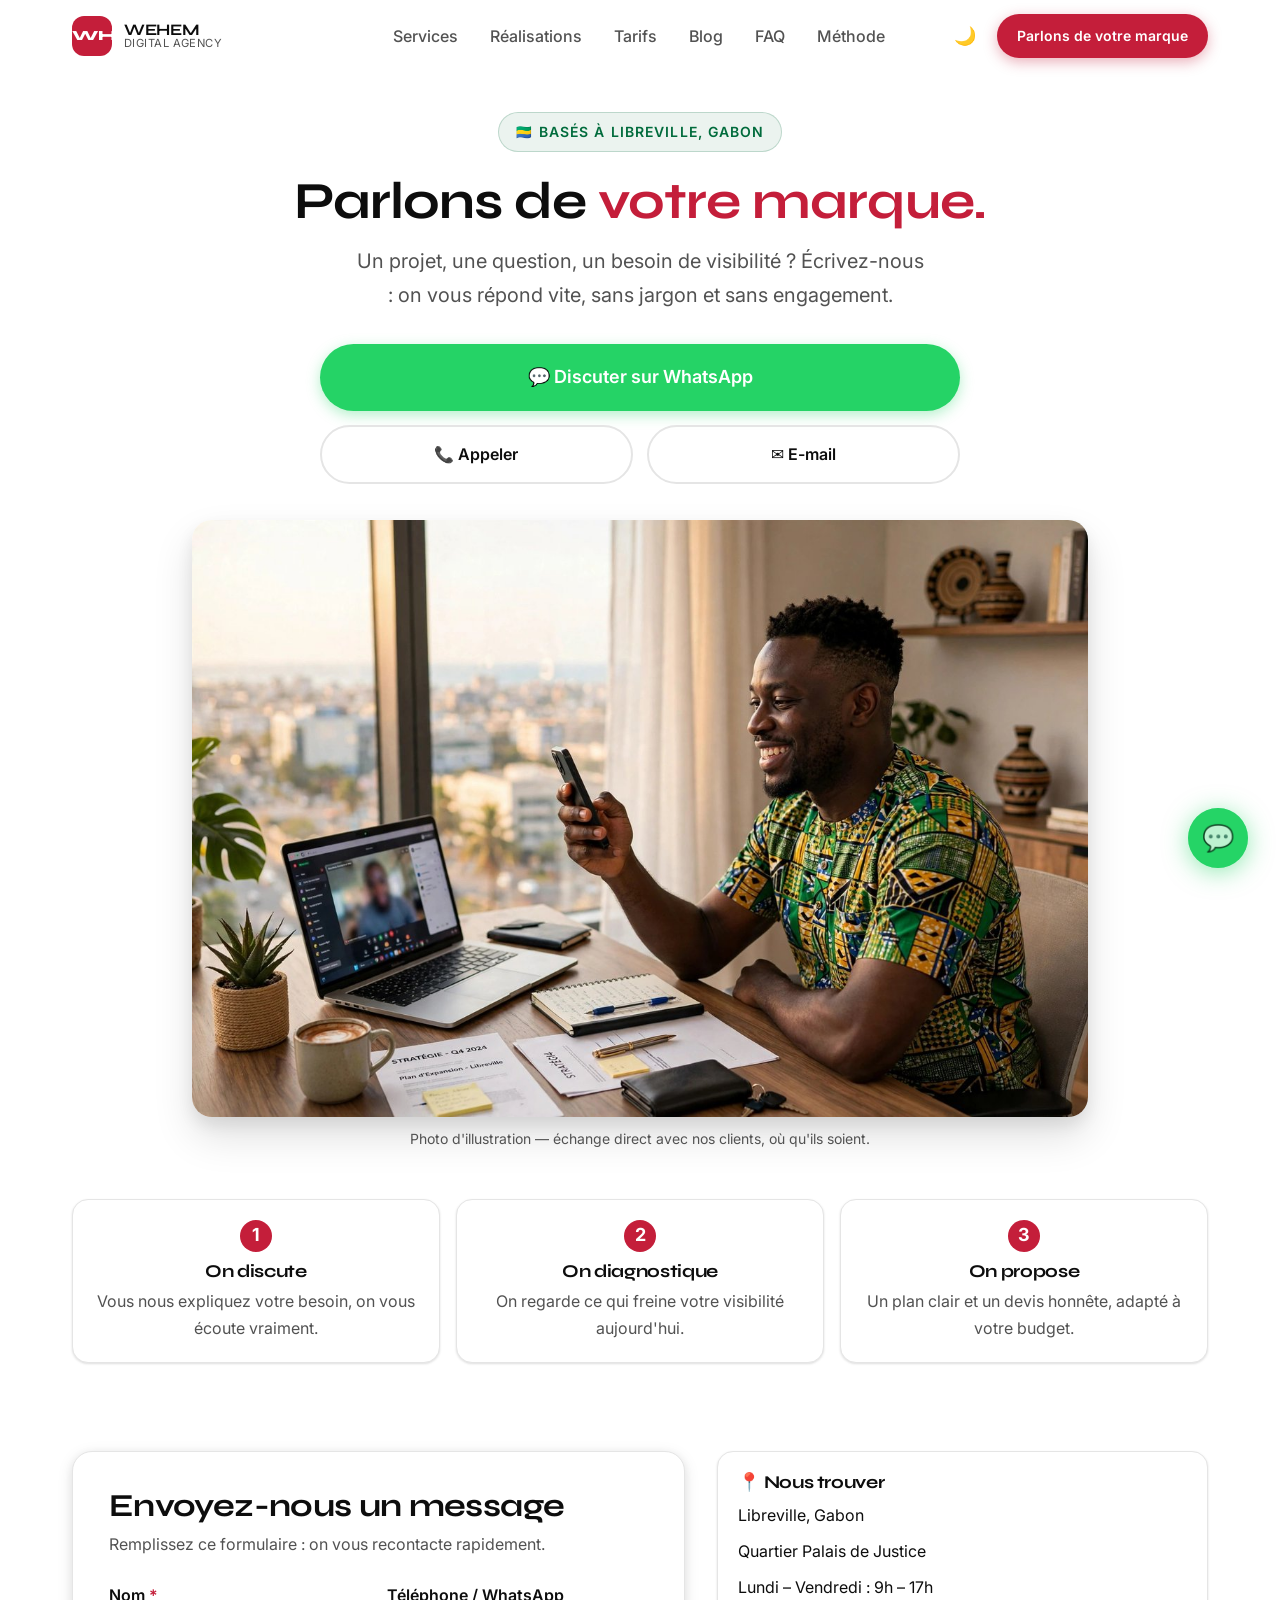
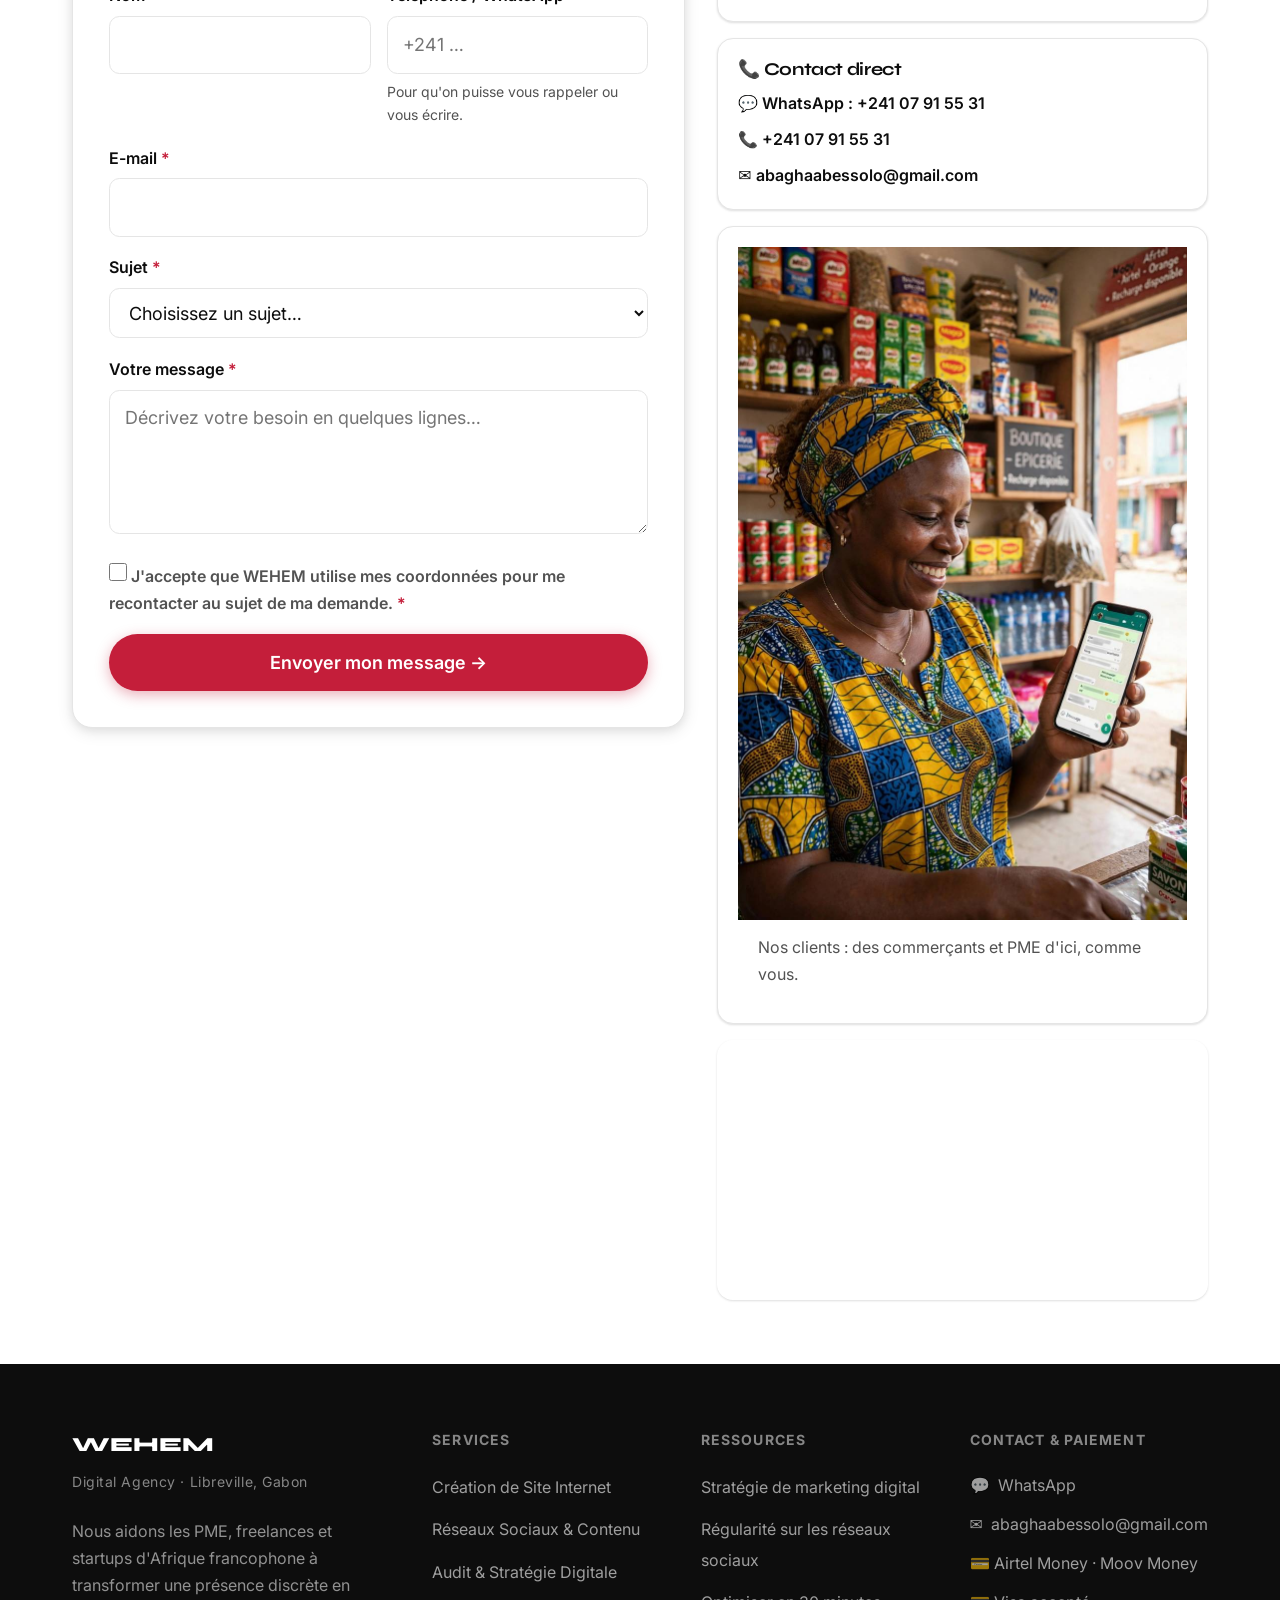
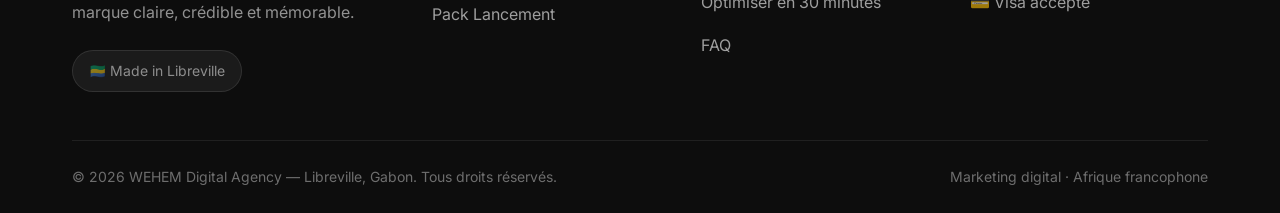
<file: contact.html>
<!DOCTYPE html>
<html lang="fr" data-theme="light">
<head>
<!-- Google Tag Manager -->
<script>(function(w,d,s,l,i){w[l]=w[l]||[];w[l].push({'gtm.start':
new Date().getTime(),event:'gtm.js'});var f=d.getElementsByTagName(s)[0],
j=d.createElement(s),dl=l!='dataLayer'?'&l='+l:'';j.async=true;j.src=
'https://www.googletagmanager.com/gtm.js?id='+i+dl;f.parentNode.insertBefore(j,f);
})(window,document,'script','dataLayer','GTM-KTLL7LPB');</script>
<!-- End Google Tag Manager -->
  <meta charset="UTF-8" />
  <meta name="viewport" content="width=device-width, initial-scale=1, viewport-fit=cover" />
  <meta name="color-scheme" content="light dark" />

  <!-- SEO -->
  <title>Contact — WEHEM Digital Agency · Libreville, Gabon</title>
  <meta name="description" content="Contactez WEHEM Digital Agency à Libreville : WhatsApp, téléphone, e-mail ou formulaire. Parlons de votre marque et de votre visibilité en ligne." />
  <link rel="canonical" href="https://wehem-agency.github.io/contact.html" />

  <!-- Open Graph -->
  <meta property="og:type" content="website" />
  <meta property="og:url" content="https://wehem-agency.github.io/contact.html" />
  <meta property="og:title" content="Contact — WEHEM Digital Agency" />
  <meta property="og:description" content="WhatsApp, téléphone, e-mail ou formulaire : parlons de votre marque. Libreville, Gabon." />
  <meta property="og:image" content="https://wehem-agency.github.io/images/hero-accueil.png" />

  <!-- Polices + feuille de style commune du site -->
  <link href="https://fonts.googleapis.com/css2?family=Syne:wght@700;800&family=Inter:wght@400;500;600&display=swap" rel="stylesheet" />
  <link rel="stylesheet" href="assets/css/main.css" />

  <!-- Styles spécifiques à la page contact (complètent main.css, mobile d'abord) -->
  <style>
    /* Utilitaires */
    .req { color: var(--c-primary); }
    .muted { color: var(--text-muted); }

    /* En-tête de page */
    .contact-hero { padding: 7rem 0 2.5rem; text-align: center; }
    .contact-hero__badge {
      display: inline-flex; align-items: center; gap: .5rem;
      font-size: var(--fs-xs); font-weight: 600; letter-spacing: .08em; text-transform: uppercase;
      color: var(--c-secondary); background: rgba(0,107,60,.08);
      border: 1px solid rgba(0,107,60,.2); border-radius: 999px; padding: .45rem 1rem;
    }
    .contact-hero h1 { font-size: var(--fs-4xl); margin: 1.25rem 0 .75rem; }
    .contact-hero h1 em { color: var(--c-primary); font-style: normal; }
    .contact-hero p { max-width: 36rem; margin: 0 auto; color: var(--text-muted); font-size: var(--fs-lg); }

    /* Actions rapides : WhatsApp d'abord */
    .quick-actions { display: grid; gap: .9rem; margin: 2rem auto 0; max-width: 40rem; }
    .quick-actions .btn { justify-content: center; width: 100%; }
    .quick-actions__row { display: grid; grid-template-columns: 1fr 1fr; gap: .9rem; }

    /* Visuel du hero */
    .contact-hero__visual { margin: 2.25rem auto 0; max-width: 56rem; }
    .contact-hero__visual img {
      width: 100%; height: auto; border-radius: 1.25rem;
      box-shadow: var(--shadow-lg); display: block;
    }
    .contact-hero__visual figcaption {
      margin-top: .6rem; font-size: var(--fs-xs); color: var(--text-muted);
    }

    /* Photo dans la colonne coordonnées */
    .info-photo { overflow: hidden; padding: 0; }
    .info-photo img { width: 100%; height: auto; display: block; }
    .info-photo figcaption { padding: .9rem 1.25rem; font-size: var(--fs-sm); color: var(--text-muted); }

    /* Carte Google Maps */
    .map-embed { border: 0; border-radius: 1rem; overflow: hidden; box-shadow: var(--shadow-sm); }
    .map-embed iframe { width: 100%; height: 260px; border: 0; display: block; }

    /* Étapes après envoi */
    .steps { display: grid; gap: 1rem; margin: 3rem 0 0; }
    .step {
      background: var(--bg-card); border: 1px solid var(--border); border-radius: 1rem;
      padding: 1.25rem; box-shadow: var(--shadow-sm);
    }
    .step__num {
      display: inline-flex; align-items: center; justify-content: center;
      width: 2rem; height: 2rem; border-radius: 50%;
      background: var(--c-primary); color: #fff; font-weight: 700; margin-bottom: .6rem;
    }
    .step h3 { font-size: var(--fs-md); margin-bottom: .35rem; }
    .step p { color: var(--text-muted); font-size: var(--fs-sm); margin: 0; }

    /* Bloc principal : formulaire + coordonnées */
    .contact-grid { display: grid; gap: 2rem; margin: 3rem 0 4rem; }

    .contact-form {
      background: var(--bg-card); border: 1px solid var(--border); border-radius: 1.25rem;
      padding: 1.75rem; box-shadow: var(--shadow-md);
    }
    .contact-form h2 { font-size: var(--fs-2xl); margin-bottom: .4rem; }
    .contact-form > p { color: var(--text-muted); font-size: var(--fs-sm); margin-bottom: 1.5rem; }

    .field { margin-bottom: 1.1rem; }
    .field label { display: block; font-weight: 600; font-size: var(--fs-sm); margin-bottom: .4rem; }
    .field label .req { color: var(--c-primary); }
    .field input, .field select, .field textarea {
      width: 100%; font: inherit; color: var(--text-main);
      background: var(--bg-page); border: 1px solid var(--border); border-radius: .65rem;
      padding: .8rem .95rem;
    }
    .field textarea { min-height: 9rem; resize: vertical; }
    .field input:focus, .field select:focus, .field textarea:focus {
      outline: 2px solid var(--c-primary); outline-offset: 1px; border-color: var(--c-primary);
    }
    .field__hint { font-size: var(--fs-xs); color: var(--text-muted); margin-top: .35rem; }
    .field__error { font-size: var(--fs-xs); color: var(--c-primary); margin-top: .35rem; display: none; }
    .field--invalid input, .field--invalid select, .field--invalid textarea { border-color: var(--c-primary); }
    .field--invalid .field__error { display: block; }

    .consent { display: flex; gap: .7rem; align-items: flex-start; font-size: var(--fs-sm); color: var(--text-muted); }
    .consent input { width: 1.15rem; height: 1.15rem; margin-top: .15rem; accent-color: var(--c-primary); flex-shrink: 0; }

    .form-status {
      display: none; border-radius: .65rem; padding: .9rem 1rem;
      font-size: var(--fs-sm); margin-bottom: 1.1rem;
    }
    .form-status--ok  { display: block; background: rgba(0,107,60,.08); border: 1px solid rgba(0,107,60,.25); color: var(--c-secondary); }
    .form-status--ko  { display: block; background: rgba(196,30,58,.08); border: 1px solid rgba(196,30,58,.25); color: var(--c-primary); }

    /* Colonne coordonnées */
    .contact-info { display: grid; gap: 1rem; align-content: start; }
    .info-card {
      background: var(--bg-card); border: 1px solid var(--border); border-radius: 1rem;
      padding: 1.25rem; box-shadow: var(--shadow-sm);
    }
    .info-card h3 { font-size: var(--fs-md); margin-bottom: .6rem; }
    .info-card ul { list-style: none; padding: 0; margin: 0; display: grid; gap: .55rem; font-size: var(--fs-sm); }
    .info-card a { color: var(--text-main); font-weight: 600; }
    .info-card .muted { color: var(--text-muted); }

    /* Conteneur vidéo 16/9 (optionnel) */
    .video-embed { position: relative; width: 100%; aspect-ratio: 16 / 9; border-radius: 1rem; overflow: hidden; background: var(--c-dark); }
    .video-embed iframe { position: absolute; inset: 0; width: 100%; height: 100%; border: 0; }

    /* Tablette et desktop */
    @media (min-width: 768px) {
      .steps { grid-template-columns: repeat(3, 1fr); }
      .contact-grid { grid-template-columns: 1.25fr 1fr; align-items: start; }
      .contact-form { padding: 2.25rem; }
      .field--2col { display: grid; grid-template-columns: 1fr 1fr; gap: 1rem; }
    }
  </style>
<script type="application/ld+json">
{
    "@context": "https://schema.org",
    "@graph": [
      {
        "@type": [
          "LocalBusiness",
          "ProfessionalService"
        ],
        "@id": "https://wehem-agency.github.io/#wehem",
        "name": "WEHEM Digital Agency",
        "description": "Agence de marketing digital : création de site internet, gestion des réseaux sociaux, référencement Google et stratégie digitale pour PME d'Afrique francophone.",
        "url": "https://wehem-agency.github.io/",
        "telephone": "+24177915531",
        "email": "abaghaabessolo@gmail.com",
        "address": {
          "@type": "PostalAddress",
          "addressLocality": "Libreville",
          "addressCountry": "GA"
        },
        "openingHoursSpecification": {
          "@type": "OpeningHoursSpecification",
          "dayOfWeek": [
            "Monday",
            "Tuesday",
            "Wednesday",
            "Thursday",
            "Friday"
          ],
          "opens": "08:00",
          "closes": "18:00"
        },
        "areaServed": [
          "Libreville",
          "Akanda",
          "Owendo",
          "Gabon"
        ],
        "sameAs": [
          "https://wa.me/c/24107915531"
        ],
        "currenciesAccepted": "XAF",
        "paymentAccepted": "Airtel Money, Moov Money, Visa",
        "hasOfferCatalog": {
          "@type": "OfferCatalog",
          "name": "Services WEHEM Digital Agency",
          "itemListElement": [
            {
              "@type": "Offer",
              "itemOffered": {
                "@type": "Service",
                "name": "Gestion des réseaux sociaux & contenu",
                "url": "https://wehem-agency.github.io/services/reseaux-sociaux-contenu.html"
              }
            },
            {
              "@type": "Offer",
              "itemOffered": {
                "@type": "Service",
                "name": "Référencement local & fiche Google",
                "url": "https://wehem-agency.github.io/services/referencement-local-fiche-google.html"
              }
            },
            {
              "@type": "Offer",
              "itemOffered": {
                "@type": "Service",
                "name": "Création de site internet",
                "url": "https://wehem-agency.github.io/services/creation-site-internet.html"
              }
            },
            {
              "@type": "Offer",
              "itemOffered": {
                "@type": "Service",
                "name": "WhatsApp & chatbots IA",
                "url": "https://wehem-agency.github.io/services/whatsapp-chatbots-ia.html"
              }
            },
            {
              "@type": "Offer",
              "itemOffered": {
                "@type": "Service",
                "name": "Prospection B2B & génération de leads",
                "url": "https://wehem-agency.github.io/services/prospection-b2b-leads.html"
              }
            },
            {
              "@type": "Offer",
              "itemOffered": {
                "@type": "Service",
                "name": "Audit & stratégie digitale",
                "url": "https://wehem-agency.github.io/services/audit-strategie-digitale.html"
              }
            }
          ]
        }
      }
    ]
  }
  </script>
</head>
<body>
<!-- Google Tag Manager (noscript) -->
<noscript><iframe src="https://www.googletagmanager.com/ns.html?id=GTM-KTLL7LPB"
height="0" width="0" style="display:none;visibility:hidden"></iframe></noscript>
<!-- End Google Tag Manager (noscript) -->

  <!-- Accessibilité -->
  <a href="#main" class="skip-link">Aller au contenu principal</a>

  <!-- ═══════════ NAVIGATION (identique à l'accueil) ═══════════ -->
  <nav class="nav" role="navigation" aria-label="Navigation principale">
    <div class="nav__inner">

      <a href="index.html" class="nav__logo" aria-label="WEHEM Digital Agency — Accueil">
        <div class="nav__logo-mark" aria-hidden="true">WHM</div>
        <div class="nav__logo-text">
          <span class="nav__logo-name">WEHEM</span>
          <span class="nav__logo-tagline">Digital Agency</span>
        </div>
      </a>

      <ul class="nav__links" role="list">
        <li><a href="index.html#services" class="nav__link">Services</a></li>
        <li><a href="index.html#realisations" class="nav__link">Réalisations</a></li>
        <li><a href="index.html#tarifs" class="nav__link">Tarifs</a></li>
        <li><a href="index.html#blog" class="nav__link">Blog</a></li>
        <li><a href="index.html#faq" class="nav__link">FAQ</a></li>
        <li><a href="index.html#methode" class="nav__link">Méthode</a></li>
      </ul>

      <div class="nav__actions">
        <button class="nav__theme-toggle" aria-label="Mode sombre" title="Changer de thème">🌙</button>
        <a href="contact.html" class="btn btn--primary btn--sm" aria-current="page">Parlons de votre marque</a>
      </div>

      <button class="nav__burger" aria-label="Menu" aria-expanded="false" aria-controls="mobile-menu">
        <span></span><span></span><span></span>
      </button>
    </div>
  </nav>

  <!-- Menu mobile -->
  <div class="nav__mobile" id="mobile-menu" role="dialog" aria-label="Menu mobile">
    <a href="index.html#services" class="nav__mobile-link">Services <span>→</span></a>
    <a href="index.html#realisations" class="nav__mobile-link">Réalisations <span>→</span></a>
    <a href="index.html#tarifs" class="nav__mobile-link">Tarifs <span>→</span></a>
    <a href="index.html#blog" class="nav__mobile-link">Blog <span>→</span></a>
    <a href="index.html#faq" class="nav__mobile-link">FAQ <span>→</span></a>
    <a href="index.html#methode" class="nav__mobile-link">Méthode <span>→</span></a>
    <div style="margin-top:1rem">
      <a href="contact.html" class="btn btn--primary" style="width:100%;justify-content:center" aria-current="page">Parlons de votre marque</a>
    </div>
    <div style="margin-top:1rem">
      <a href="https://wa.me/c/24107915531" class="btn btn--whatsapp" style="width:100%;justify-content:center">💬 WhatsApp direct</a>
    </div>
  </div>

  <main id="main">
    <div class="container">

      <!-- ═══════════ EN-TÊTE ═══════════ -->
      <section class="contact-hero" aria-labelledby="contact-title">
        <span class="contact-hero__badge">🇬🇦 Basés à Libreville, Gabon</span>
        <h1 id="contact-title">Parlons de <em>votre marque.</em></h1>
        <p>
          Un projet, une question, un besoin de visibilité ? Écrivez-nous :
          on vous répond vite, sans jargon et sans engagement.
        </p>

        <!-- Actions rapides : WhatsApp en premier -->
        <div class="quick-actions">
          <a href="https://wa.me/c/24107915531"
             class="btn btn--whatsapp btn--lg" target="_blank" rel="noopener">
            💬 Discuter sur WhatsApp
          </a>
          <div class="quick-actions__row">
            <a href="tel:+24107915531" class="btn btn--outline">📞 Appeler</a>
            <a href="mailto:abaghaabessolo@gmail.com?subject=Contact%20depuis%20le%20site%20WEHEM" class="btn btn--outline">✉️ E-mail</a>
          </div>
        </div>

        <!-- Visuel : échange direct, contexte local -->
        <figure class="contact-hero__visual">
          <img src="images/contact-hero.jpg" alt="Entrepreneur gabonais souriant en appel vidéo depuis son bureau à Libreville, smartphone à la main"
               loading="lazy" width="1280" height="853" />
          <figcaption>Photo d'illustration — échange direct avec nos clients, où qu'ils soient.</figcaption>
        </figure>

        <!-- Ce qui se passe après votre message -->
        <div class="steps" aria-label="Ce qui se passe après votre message">
          <div class="step">
            <span class="step__num" aria-hidden="true">1</span>
            <h3>On discute</h3>
            <p>Vous nous expliquez votre besoin, on vous écoute vraiment.</p>
          </div>
          <div class="step">
            <span class="step__num" aria-hidden="true">2</span>
            <h3>On diagnostique</h3>
            <p>On regarde ce qui freine votre visibilité aujourd'hui.</p>
          </div>
          <div class="step">
            <span class="step__num" aria-hidden="true">3</span>
            <h3>On propose</h3>
            <p>Un plan clair et un devis honnête, adapté à votre budget.</p>
          </div>
        </div>
      </section>

      <!-- ═══════════ FORMULAIRE + COORDONNÉES ═══════════ -->
      <div class="contact-grid">

        <!-- Formulaire -->
        <section class="contact-form" aria-labelledby="form-title">
          <h2 id="form-title">Envoyez-nous un message</h2>
          <p>Remplissez ce formulaire : on vous recontacte rapidement.</p>

          <div class="form-status" id="form-status" role="status" aria-live="polite"></div>

          <!--
            ENVOI DU FORMULAIRE — configuré le 07/10/2026 via Formspree
            (endpoint https://formspree.io/f/mjyggroo, testé OK).
            Pour changer de destinataire : remplace l'URL dans « action » ci-dessous.
          -->
          <form id="contact-form" action="https://formspree.io/f/mjyggroo" method="POST" novalidate>
            <div class="field--2col">
              <div class="field">
                <label for="nom">Nom <span class="req" aria-hidden="true">*</span></label>
                <input type="text" id="nom" name="nom" autocomplete="name" required minlength="2" />
                <p class="field__error">Merci d'indiquer votre nom.</p>
              </div>
              <div class="field">
                <label for="telephone">Téléphone / WhatsApp</label>
                <input type="tel" id="telephone" name="telephone" autocomplete="tel"
                       placeholder="+241 …" pattern="[0-9+ ]{8,20}" />
                <p class="field__hint">Pour qu'on puisse vous rappeler ou vous écrire.</p>
                <p class="field__error">Numéro invalide (chiffres et + uniquement).</p>
              </div>
            </div>

            <div class="field">
              <label for="email">E-mail <span class="req" aria-hidden="true">*</span></label>
              <input type="email" id="email" name="email" autocomplete="email" required />
              <p class="field__error">Merci d'indiquer une adresse e-mail valide.</p>
            </div>

            <div class="field">
              <label for="sujet">Sujet <span class="req" aria-hidden="true">*</span></label>
              <select id="sujet" name="sujet" required>
                <option value="" disabled selected>Choisissez un sujet…</option>
                <option value="diagnostic">Diagnostic gratuit de ma présence en ligne</option>
                <option value="site">Création de site internet</option>
                <option value="reseaux">Gestion réseaux sociaux &amp; contenu</option>
                <option value="google">Fiche Google / référencement local</option>
                <option value="whatsapp">WhatsApp &amp; chatbot IA</option>
                <option value="prospection">Prospection B2B &amp; leads</option>
                <option value="autre">Autre demande</option>
              </select>
              <p class="field__error">Merci de choisir un sujet.</p>
            </div>

            <div class="field">
              <label for="message">Votre message <span class="req" aria-hidden="true">*</span></label>
              <textarea id="message" name="message" required minlength="10"
                        placeholder="Décrivez votre besoin en quelques lignes…"></textarea>
              <p class="field__error">Merci d'écrire au moins quelques mots (10 caractères min.).</p>
            </div>

            <div class="field">
              <label class="consent" for="consentement">
                <input type="checkbox" id="consentement" name="consentement" required />
                <span>J'accepte que WEHEM utilise mes coordonnées pour me recontacter
                au sujet de ma demande. <span class="req" aria-hidden="true">*</span></span>
              </label>
              <p class="field__error">Merci de cocher cette case pour envoyer le formulaire.</p>
            </div>

            <button type="submit" class="btn btn--primary btn--lg" style="width:100%;justify-content:center">
              Envoyer mon message →
            </button>
          </form>
        </section>

        <!-- Coordonnées -->
        <aside class="contact-info" aria-label="Nos coordonnées">

          <div class="info-card">
            <h3>📍 Nous trouver</h3>
            <ul>
              <li>Libreville, Gabon</li>
              <li>Quartier Palais de Justice</li>
              <li>Lundi – Vendredi : 9h – 17h</li>
            </ul>
          </div>

          <div class="info-card">
            <h3>📞 Contact direct</h3>
            <ul>
              <li>💬 <a href="https://wa.me/c/24107915531" target="_blank" rel="noopener">WhatsApp : +241 07 91 55 31</a></li>
              <li>📞 <a href="tel:+24107915531">+241 07 91 55 31</a></li>
              <li>✉️ <a href="mailto:abaghaabessolo@gmail.com">abaghaabessolo@gmail.com</a></li>
            </ul>
          </div>

          <figure class="info-card info-photo">
            <img src="images/contact-commercante.jpg" alt="Commerçante souriante dans son épicerie à Libreville montrant une conversation WhatsApp sur son smartphone"
                 loading="lazy" width="900" height="1350" />
            <figcaption>Nos clients : des commerçants et PME d'ici, comme vous.</figcaption>
          </figure>

          <!-- Carte Google Maps centrée sur le quartier Palais de Justice, Libreville -->
          <div class="map-embed">
            <iframe title="Carte — WEHEM Digital Agency, quartier Palais de Justice, Libreville"
                    src="https://www.google.com/maps?q=Palais+de+Justice,Libreville,Gabon&z=15&output=embed"
                    loading="lazy" referrerpolicy="no-referrer-when-downgrade"
                    allowfullscreen></iframe>
          </div>

          <!--
            [?] VIDÉO DE PRÉSENTATION (optionnel, hébergée sur muse.ai)
            Remplace ce commentaire par le code d'embed fourni par Gaëtan,
            dans un conteneur 16/9. Exemple de structure :
            <div class="video-embed">
              <iframe src="[URL_EMBED_MUSE]" title="Comment WEHEM travaille"
                      loading="lazy" allowfullscreen></iframe>
            </div>
            <p class="field__hint">Résumé : [?] texte de résumé de la vidéo pour le SEO
            et l'accessibilité.</p>
            Pas de lecture automatique avec son. Prévoir une image d'affiche légère.
          -->

        </aside>
      </div>

    </div>
  </main>

  <!-- ═══════════ PIED DE PAGE (identique à l'accueil) ═══════════ -->
  <footer class="footer" role="contentinfo">
    <div class="container">
      <div class="footer__top">

        <div>
          <div class="footer__brand-name">WEHEM</div>
          <div class="footer__brand-tagline">Digital Agency · Libreville, Gabon</div>
          <p class="footer__brand-desc">
            Nous aidons les PME, freelances et startups d'Afrique francophone à transformer une présence discrète en marque claire, crédible et mémorable.
          </p>
          <div class="footer__badge">🇬🇦 Made in Libreville</div>
        </div>

        <div>
          <div class="footer__col-title">Services</div>
          <ul class="footer__links">
            <li><a href="index.html#services" class="footer__link">Création de Site Internet</a></li>
            <li><a href="index.html#services" class="footer__link">Réseaux Sociaux &amp; Contenu</a></li>
            <li><a href="index.html#services" class="footer__link">Audit &amp; Stratégie Digitale</a></li>
            <li><a href="index.html#tarifs" class="footer__link">Pack Lancement</a></li>
          </ul>
        </div>

        <div>
          <div class="footer__col-title">Ressources</div>
          <ul class="footer__links">
            <li><a href="index.html#blog" class="footer__link">Stratégie de marketing digital</a></li>
            <li><a href="index.html#blog" class="footer__link">Régularité sur les réseaux sociaux</a></li>
            <li><a href="index.html#blog" class="footer__link">Optimiser en 30 minutes</a></li>
            <li><a href="index.html#faq" class="footer__link">FAQ</a></li>
          </ul>
        </div>

        <div>
          <div class="footer__col-title">Contact &amp; Paiement</div>
          <div class="footer__payments">
            <div class="footer__payment-item">💬 <a href="https://wa.me/c/24107915531" class="footer__link">WhatsApp</a></div>
            <div class="footer__payment-item">✉️ <a href="mailto:abaghaabessolo@gmail.com" class="footer__link">abaghaabessolo@gmail.com</a></div>
            <div class="footer__payment-item">💳 Airtel Money · Moov Money</div>
            <div class="footer__payment-item">💳 Visa accepté</div>
          </div>
        </div>

      </div>

      <div class="footer__bottom">
        <span>© 2026 WEHEM Digital Agency — Libreville, Gabon. Tous droits réservés.</span>
        <span>Marketing digital · Afrique francophone</span>
      </div>
    </div>
  </footer>

  <!-- WhatsApp sticky -->
  <a
    href="https://wa.me/c/24107915531"
    class="wa-sticky"
    target="_blank" rel="noopener"
    aria-label="Discuter sur WhatsApp"
  >💬</a>

  <script src="assets/js/app.js" defer></script>

  <!-- Validation du formulaire : messages d'erreur clairs, sans dépendance -->
  <script>
    (function () {
      var form = document.getElementById('contact-form');
      var status = document.getElementById('form-status');
      if (!form) return;

      // Affiche / masque l'erreur d'un champ
      function setInvalid(field, invalid) {
        field.classList.toggle('field--invalid', invalid);
        var input = field.querySelector('input, select, textarea');
        if (input) input.setAttribute('aria-invalid', invalid ? 'true' : 'false');
      }

      // Vérifie un champ avec l'API de validation native
      function checkField(field) {
        var input = field.querySelector('input, select, textarea');
        if (!input) return true;
        var ok = input.checkValidity();
        setInvalid(field, !ok);
        return ok;
      }

      // Validation en direct quand l'utilisateur corrige
      form.querySelectorAll('.field').forEach(function (field) {
        var input = field.querySelector('input, select, textarea');
        if (!input) return;
        input.addEventListener('input', function () { checkField(field); });
        input.addEventListener('change', function () { checkField(field); });
      });

      form.addEventListener('submit', function (e) {
        var fields = Array.prototype.slice.call(form.querySelectorAll('.field'));
        var firstBad = null;
        fields.forEach(function (field) {
          if (!checkField(field) && !firstBad) firstBad = field;
        });

        if (firstBad) {
          // Formulaire invalide : on bloque et on guide l'utilisateur
          e.preventDefault();
          status.className = 'form-status form-status--ko';
          status.textContent = '⚠️ Certains champs sont incomplets ou invalides. Vérifiez les messages en rouge.';
          var input = firstBad.querySelector('input, select, textarea');
          if (input) input.focus();
          return;
        }

        // [?] Si l'endpoint Formspree n'est pas encore configuré, on prévient
        // au lieu d'envoyer vers une URL invalide.
        if (form.action.indexOf('[?]') !== -1) {
          e.preventDefault();
          status.className = 'form-status form-status--ko';
          status.textContent = "⚠️ L'envoi du formulaire n'est pas encore configuré (endpoint Formspree manquant).";
        }
        // Sinon : envoi normal vers Formspree.
      });
    })();
  </script>
</body>
</html>
</file>
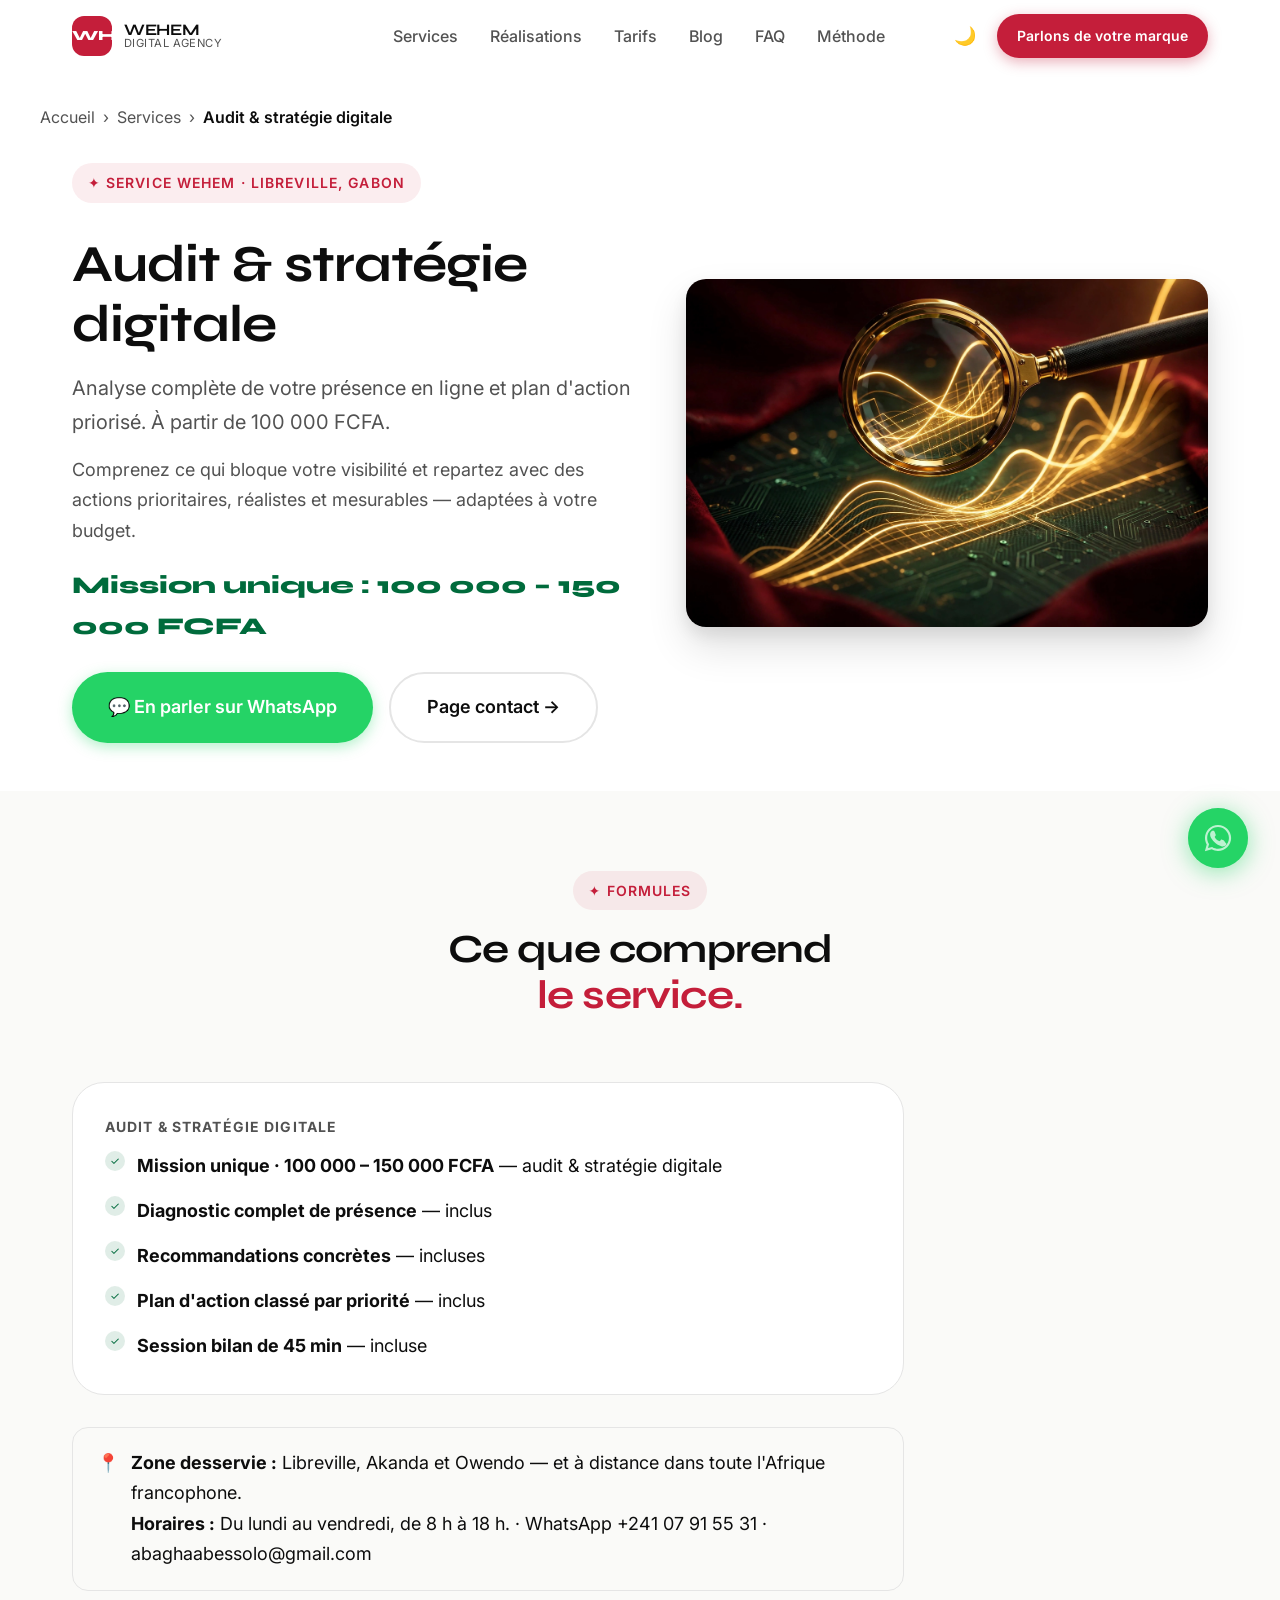
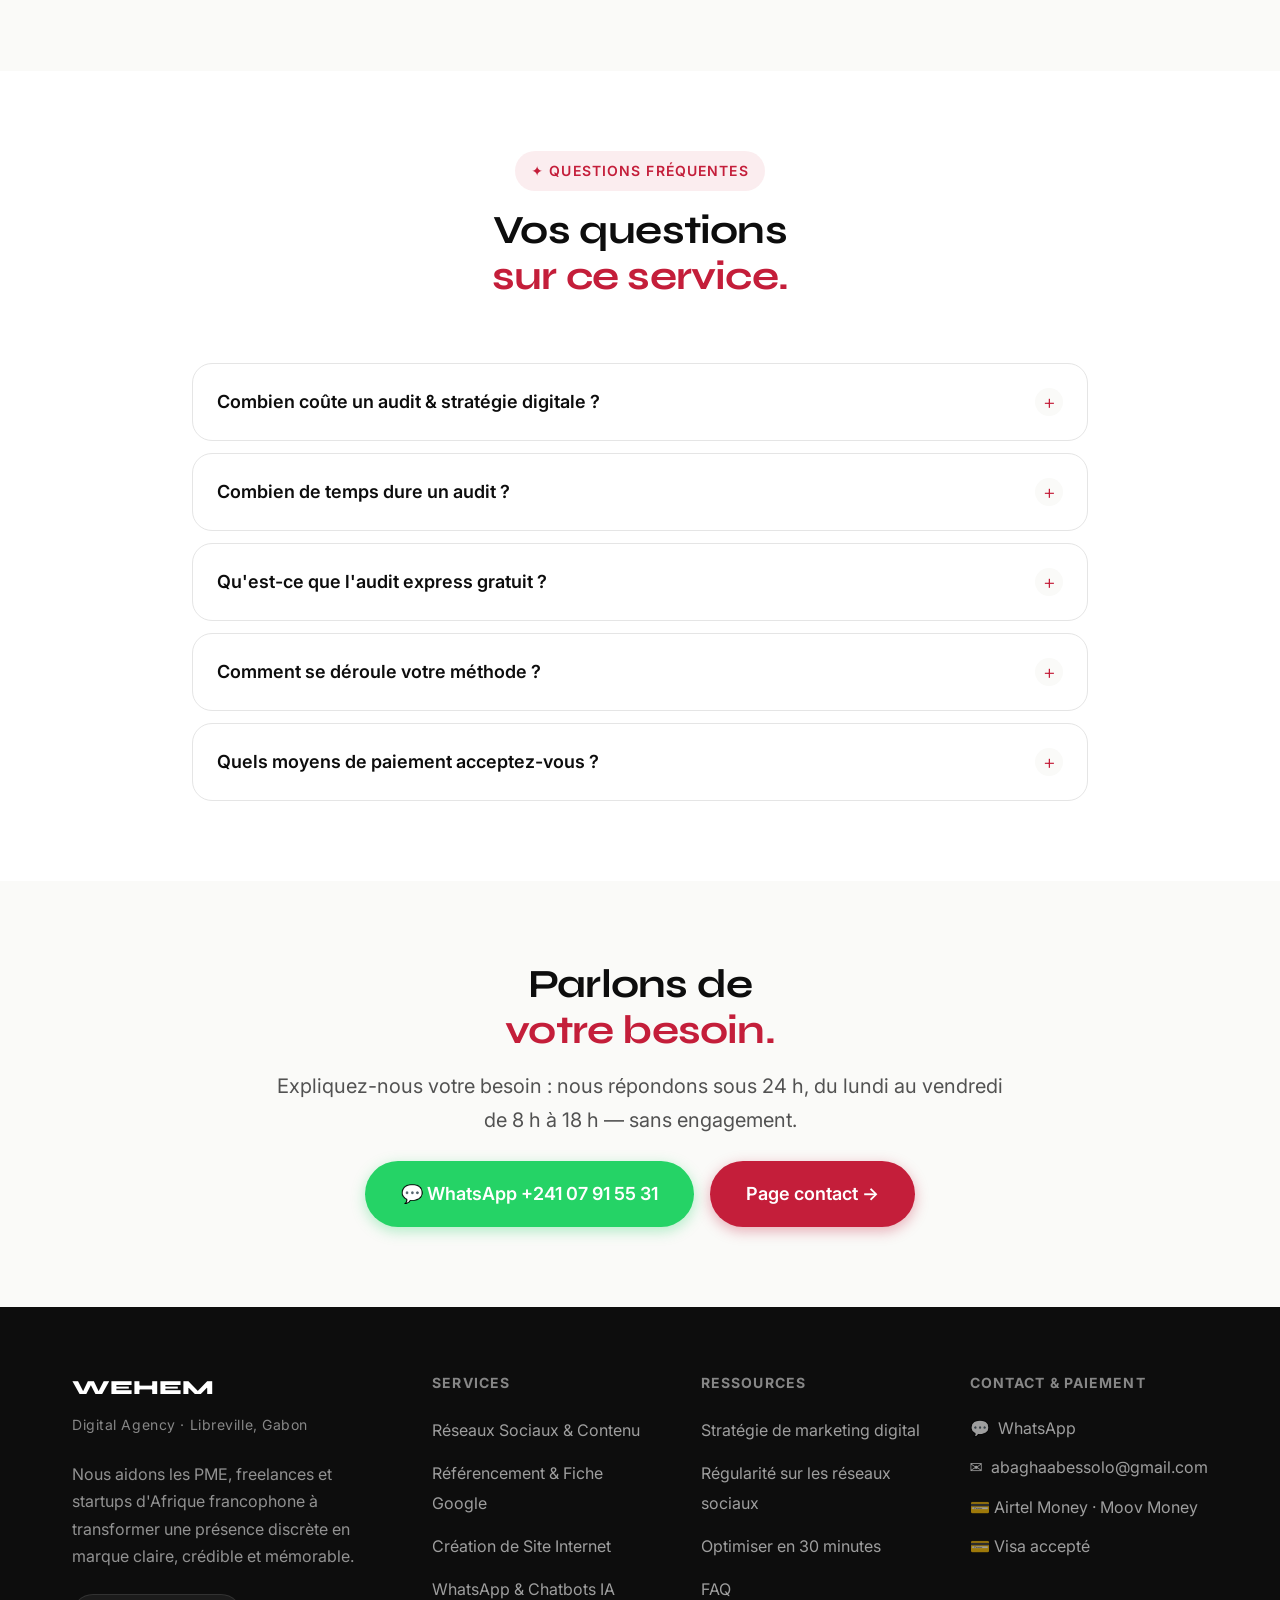
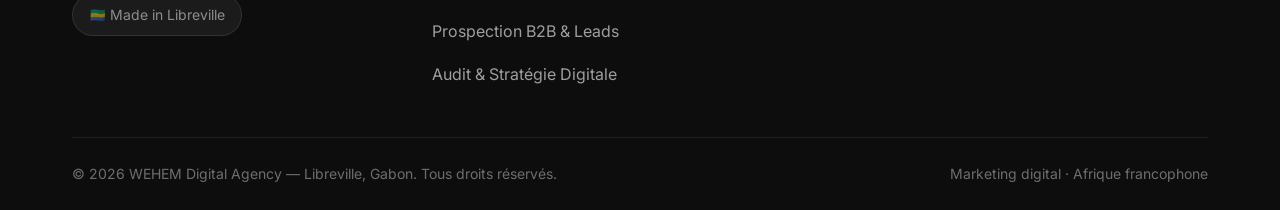
<file: services/audit-strategie-digitale.html>
<!DOCTYPE html>
<html lang="fr" data-theme="light">
<head>
  <meta charset="UTF-8" />
  <meta name="viewport" content="width=device-width, initial-scale=1, viewport-fit=cover" />
  <meta name="color-scheme" content="light dark" />

  <!-- SEO -->
  <title>Audit &amp; stratégie digitale à Libreville, Gabon — WEHEM Digital Agency</title>
  <meta name="description" content="Analyse complète de votre présence en ligne et plan d'action priorisé, à Libreville, Gabon. Mission unique de 100 000 à 150 000 FCFA, session bilan de 45 min incluse." />
  <link rel="canonical" href="https://wehem-agency.github.io/services/audit-strategie-digitale.html" />

  <!-- Open Graph -->
  <meta property="og:type" content="website" />
  <meta property="og:url" content="https://wehem-agency.github.io/services/audit-strategie-digitale.html" />
  <meta property="og:title" content="Audit &amp; stratégie digitale à Libreville, Gabon — WEHEM Digital Agency" />
  <meta property="og:description" content="Analyse complète de votre présence en ligne et plan d'action priorisé, à Libreville, Gabon. Mission unique de 100 000 à 150 000 FCFA, session bilan de 45 min incluse." />
  <meta property="og:image" content="https://wehem-agency.github.io/images/service-audit.png" />
  <meta property="og:locale" content="fr_FR" />
  <meta property="og:site_name" content="WEHEM Digital Agency" />

  <!-- Polices + feuille de style commune du site -->
  <link rel="preconnect" href="https://fonts.googleapis.com" />
  <link rel="preconnect" href="https://fonts.gstatic.com" crossorigin />
  <link href="https://fonts.googleapis.com/css2?family=Syne:wght@700;800&family=Inter:wght@400;500;600&display=swap" rel="stylesheet" />
  <link rel="stylesheet" href="../assets/css/main.css" />

  <!-- Styles spécifiques aux pages services -->
  <style>
    .breadcrumb { padding: 6.5rem 0 0; font-size: var(--fs-sm); color: var(--text-muted); }
    .breadcrumb ol { list-style: none; display: flex; flex-wrap: wrap; gap: .5rem; padding: 0; margin: 0; }
    .breadcrumb a { color: var(--text-muted); }
    .breadcrumb [aria-current] { color: var(--text-main); font-weight: 600; }
    .service-hero { padding: 2rem 0 3rem; }
    .service-hero__grid { display: grid; gap: 2.5rem; align-items: center; }
    .service-hero h1 { font-size: var(--fs-4xl); margin: 1rem 0; }
    .service-hero h1 em { color: var(--c-primary); font-style: normal; }
    .service-hero__intro { font-size: var(--fs-lg); color: var(--text-muted); max-width: 56ch; }
    .service-hero__price { font-family: var(--font-head); font-size: var(--fs-xl); font-weight: 800; color: var(--c-secondary); margin: 1.25rem 0; }
    .service-hero__img img { width: 100%; height: auto; border-radius: 1.25rem; box-shadow: var(--shadow-lg); display: block; }
    .service-hero__ctas { display: flex; flex-wrap: wrap; gap: 1rem; margin-top: 1.5rem; }
    .zone-line { display: flex; gap: .75rem; align-items: flex-start; background: var(--bg-alt); border: 1px solid var(--border); border-radius: 1rem; padding: 1.25rem 1.5rem; }
    .includes-list { list-style: none; padding: 0; margin: 0; display: grid; gap: .9rem; }
    .includes-list li { display: flex; gap: .75rem; align-items: flex-start; }
    .includes-list .pricing-card__feature-icon { flex-shrink: 0; }
    @media (min-width: 900px) { .service-hero__grid { grid-template-columns: 1.1fr 1fr; } }
  </style>

  <!-- Schema.org — Service + FAQ + fil d'Ariane -->
  <script type="application/ld+json">
{
  "@context": "https://schema.org",
  "@graph": [
    {
      "@type": "ProfessionalService",
      "name": "Audit & stratégie digitale",
      "description": "Analyse complète de votre présence en ligne et plan d'action priorisé. À partir de 100 000 FCFA.",
      "url": "https://wehem-agency.github.io/services/audit-strategie-digitale.html",
      "provider": {
        "@type": "ProfessionalService",
        "@id": "https://wehem-agency.github.io/#wehem",
        "name": "WEHEM Digital Agency",
        "url": "https://wehem-agency.github.io/",
        "telephone": "+24177915531",
        "email": "abaghaabessolo@gmail.com"
      },
      "areaServed": [
        "Libreville",
        "Akanda",
        "Owendo",
        "Gabon"
      ],
      "offers": [
        {
          "@type": "Offer",
          "name": "Audit & stratégie digitale — mission unique",
          "priceSpecification": {
            "@type": "PriceSpecification",
            "minPrice": 100000,
            "maxPrice": 150000,
            "priceCurrency": "XAF"
          }
        }
      ]
    },
    {
      "@type": "FAQPage",
      "mainEntity": [
        {
          "@type": "Question",
          "name": "Combien coûte un audit & stratégie digitale ?",
          "acceptedAnswer": {
            "@type": "Answer",
            "text": "La mission unique coûte de 100 000 à 150 000 FCFA. Elle comprend un diagnostic complet de présence, des recommandations concrètes, un plan d'action classé par priorité et une session bilan de 45 minutes."
          }
        },
        {
          "@type": "Question",
          "name": "Combien de temps dure un audit ?",
          "acceptedAnswer": {
            "@type": "Answer",
            "text": "Un audit prend 5 à 10 jours. Tout commence par un échange de 30 minutes pour cadrer le besoin."
          }
        },
        {
          "@type": "Question",
          "name": "Qu'est-ce que l'audit express gratuit ?",
          "acceptedAnswer": {
            "@type": "Answer",
            "text": "Un diagnostic rapide de votre fiche Google Business Profile ou de votre page Facebook. Envoyez le nom de votre établissement sur WhatsApp et nous vous disons précisément ce qui bloque votre visibilité — sans engagement, sans frais."
          }
        },
        {
          "@type": "Question",
          "name": "Comment se déroule votre méthode ?",
          "acceptedAnswer": {
            "@type": "Answer",
            "text": "En quatre étapes : écouter avant de créer, observer ce qui existe, choisir les bonnes priorités, puis créer, mesurer et améliorer."
          }
        },
        {
          "@type": "Question",
          "name": "Quels moyens de paiement acceptez-vous ?",
          "acceptedAnswer": {
            "@type": "Answer",
            "text": "Airtel Money, Moov Money et Visa. Écrivez-nous sur WhatsApp au +241 07 91 55 31 — réponse sous 24 h."
          }
        }
      ]
    },
    {
      "@type": "BreadcrumbList",
      "itemListElement": [
        {
          "@type": "ListItem",
          "position": 1,
          "name": "Accueil",
          "item": "https://wehem-agency.github.io/"
        },
        {
          "@type": "ListItem",
          "position": 2,
          "name": "Services",
          "item": "https://wehem-agency.github.io/#services"
        },
        {
          "@type": "ListItem",
          "position": 3,
          "name": "Audit & stratégie digitale",
          "item": "https://wehem-agency.github.io/services/audit-strategie-digitale.html"
        }
      ]
    }
  ]
}
  </script>
<!-- Google Tag Manager -->
<script>(function(w,d,s,l,i){w[l]=w[l]||[];w[l].push({'gtm.start':
new Date().getTime(),event:'gtm.js'});var f=d.getElementsByTagName(s)[0],
j=d.createElement(s),dl=l!='dataLayer'?'&l='+l:'';j.async=true;j.src=
'https://www.googletagmanager.com/gtm.js?id='+i+dl;f.parentNode.insertBefore(j,f);
})(window,document,'script','dataLayer','GTM-KTLL7LPB');</script>
<!-- End Google Tag Manager -->
</head>
<body>
<!-- Google Tag Manager (noscript) -->
<noscript><iframe src="https://www.googletagmanager.com/ns.html?id=GTM-KTLL7LPB"
height="0" width="0" style="display:none;visibility:hidden"></iframe></noscript>
<!-- End Google Tag Manager (noscript) -->

  <a href="#main" class="skip-link">Aller au contenu principal</a>

  <nav class="nav" role="navigation" aria-label="Navigation principale">
    <div class="nav__inner">

      <a href="../index.html" class="nav__logo" aria-label="WEHEM Digital Agency — Accueil">
        <div class="nav__logo-mark" aria-hidden="true">WHM</div>
        <div class="nav__logo-text">
          <span class="nav__logo-name">WEHEM</span>
          <span class="nav__logo-tagline">Digital Agency</span>
        </div>
      </a>

      <ul class="nav__links" role="list">
        <li><a href="../index.html#services" class="nav__link">Services</a></li>
        <li><a href="../index.html#realisations" class="nav__link">Réalisations</a></li>
        <li><a href="../index.html#tarifs" class="nav__link">Tarifs</a></li>
        <li><a href="../index.html#blog" class="nav__link">Blog</a></li>
        <li><a href="../index.html#faq" class="nav__link">FAQ</a></li>
        <li><a href="../index.html#methode" class="nav__link">Méthode</a></li>
      </ul>

      <div class="nav__actions">
        <button class="nav__theme-toggle" aria-label="Mode sombre" title="Changer de thème">🌙</button>
        <a href="../contact.html" class="btn btn--primary btn--sm">Parlons de votre marque</a>
      </div>

      <button class="nav__burger" aria-label="Menu" aria-expanded="false" aria-controls="mobile-menu">
        <span></span><span></span><span></span>
      </button>
    </div>
  </nav>

  <div class="nav__mobile" id="mobile-menu" role="dialog" aria-label="Menu mobile">
    <a href="../index.html#services" class="nav__mobile-link">Services <span>→</span></a>
    <a href="../index.html#realisations" class="nav__mobile-link">Réalisations <span>→</span></a>
    <a href="../index.html#tarifs" class="nav__mobile-link">Tarifs <span>→</span></a>
    <a href="../index.html#blog" class="nav__mobile-link">Blog <span>→</span></a>
    <a href="../index.html#faq" class="nav__mobile-link">FAQ <span>→</span></a>
    <a href="../index.html#methode" class="nav__mobile-link">Méthode <span>→</span></a>
    <div style="margin-top:1rem">
      <a href="../contact.html" class="btn btn--primary" style="width:100%;justify-content:center">Parlons de votre marque</a>
    </div>
    <div style="margin-top:1rem">
      <a href="https://wa.me/c/24107915531" class="btn btn--whatsapp" style="width:100%;justify-content:center">💬 WhatsApp direct</a>
    </div>
  </div>

  <main id="main">

    <!-- Fil d'Ariane -->
    <nav class="breadcrumb container" aria-label="Fil d'Ariane">
      <ol>
        <li><a href="../index.html">Accueil</a></li>
        <li aria-hidden="true">›</li>
        <li><a href="../index.html#services">Services</a></li>
        <li aria-hidden="true">›</li>
        <li aria-current="page">Audit &amp; stratégie digitale</li>
      </ol>
    </nav>

    <!-- En-tête du service -->
    <section class="service-hero" aria-labelledby="service-title">
      <div class="container service-hero__grid">
        <div>
          <div class="section__tag" aria-hidden="true">✦ Service WEHEM · Libreville, Gabon</div>
          <h1 id="service-title">Audit &amp; stratégie digitale</h1>
          <p class="service-hero__intro">Analyse complète de votre présence en ligne et plan d'action priorisé. À partir de 100 000 FCFA.</p>
          <p style="color:var(--text-muted);margin-top:1rem">Comprenez ce qui bloque votre visibilité et repartez avec des actions prioritaires, réalistes et mesurables — adaptées à votre budget.</p>
          <div class="service-hero__price">Mission unique : 100 000 – 150 000 FCFA</div>
          <div class="service-hero__ctas">
            <a href="https://wa.me/c/24107915531" class="btn btn--whatsapp btn--lg" target="_blank" rel="noopener noreferrer">💬 En parler sur WhatsApp</a>
            <a href="../contact.html" class="btn btn--outline btn--lg">Page contact →</a>
          </div>
        </div>
        <div class="service-hero__img">
          <img src="../images/service-audit.png" alt="Audit et Stratégie Digitale WEHEM" width="800" height="450" loading="eager" />
        </div>
      </div>
    </section>

    <!-- Ce que comprend le service -->
    <section class="section section--alt" aria-labelledby="includes-title">
      <div class="container">
        <div class="section__header">
          <div class="section__tag" aria-hidden="true">✦ Formules</div>
          <h2 class="section__title reveal" id="includes-title">Ce que comprend<br/><em>le service.</em></h2>
        </div>
        <div class="pricing-card reveal" style="max-width:52rem">
          <div class="pricing-card__name">Audit &amp; stratégie digitale</div>
          <ul class="includes-list">
              <li>
                <div class="pricing-card__feature-icon" aria-hidden="true">✓</div>
                <span><strong>Mission unique · 100 000 – 150 000 FCFA</strong> — audit &amp; stratégie digitale</span>
              </li>
              <li>
                <div class="pricing-card__feature-icon" aria-hidden="true">✓</div>
                <span><strong>Diagnostic complet de présence</strong> — inclus</span>
              </li>
              <li>
                <div class="pricing-card__feature-icon" aria-hidden="true">✓</div>
                <span><strong>Recommandations concrètes</strong> — incluses</span>
              </li>
              <li>
                <div class="pricing-card__feature-icon" aria-hidden="true">✓</div>
                <span><strong>Plan d'action classé par priorité</strong> — inclus</span>
              </li>
              <li>
                <div class="pricing-card__feature-icon" aria-hidden="true">✓</div>
                <span><strong>Session bilan de 45 min</strong> — incluse</span>
              </li>
          </ul>
        </div>

        <div class="zone-line reveal" style="margin-top:2rem;max-width:52rem">
          <span aria-hidden="true">📍</span>
          <p style="margin:0"><strong>Zone desservie :</strong> Libreville, Akanda et Owendo — et à distance dans toute l'Afrique francophone.<br/>
          <strong>Horaires :</strong> Du lundi au vendredi, de 8 h à 18 h. · WhatsApp +241 07 91 55 31 · abaghaabessolo@gmail.com</p>
        </div>
      </div>
    </section>

    <!-- FAQ du service -->
    <section class="section" aria-labelledby="faq-title">
      <div class="container">
        <div class="section__header">
          <div class="section__tag" aria-hidden="true">✦ Questions fréquentes</div>
          <h2 class="section__title reveal" id="faq-title">Vos questions<br/><em>sur ce service.</em></h2>
        </div>
        <div class="faq__list">
          <div class="faq-item reveal">
            <button class="faq-item__trigger" aria-expanded="false">
              Combien coûte un audit &amp; stratégie digitale ?
              <span class="faq-item__icon" aria-hidden="true">+</span>
            </button>
            <div class="faq-item__body" role="region">
              <div class="faq-item__inner">
                <div class="faq-item__content">La mission unique coûte de 100 000 à 150 000 FCFA. Elle comprend un diagnostic complet de présence, des recommandations concrètes, un plan d'action classé par priorité et une session bilan de 45 minutes.</div>
              </div>
            </div>
          </div>
          <div class="faq-item reveal">
            <button class="faq-item__trigger" aria-expanded="false">
              Combien de temps dure un audit ?
              <span class="faq-item__icon" aria-hidden="true">+</span>
            </button>
            <div class="faq-item__body" role="region">
              <div class="faq-item__inner">
                <div class="faq-item__content">Un audit prend 5 à 10 jours. Tout commence par un échange de 30 minutes pour cadrer le besoin.</div>
              </div>
            </div>
          </div>
          <div class="faq-item reveal">
            <button class="faq-item__trigger" aria-expanded="false">
              Qu'est-ce que l'audit express gratuit ?
              <span class="faq-item__icon" aria-hidden="true">+</span>
            </button>
            <div class="faq-item__body" role="region">
              <div class="faq-item__inner">
                <div class="faq-item__content">Un diagnostic rapide de votre fiche Google Business Profile ou de votre page Facebook. Envoyez le nom de votre établissement sur WhatsApp et nous vous disons précisément ce qui bloque votre visibilité — sans engagement, sans frais.</div>
              </div>
            </div>
          </div>
          <div class="faq-item reveal">
            <button class="faq-item__trigger" aria-expanded="false">
              Comment se déroule votre méthode ?
              <span class="faq-item__icon" aria-hidden="true">+</span>
            </button>
            <div class="faq-item__body" role="region">
              <div class="faq-item__inner">
                <div class="faq-item__content">En quatre étapes : écouter avant de créer, observer ce qui existe, choisir les bonnes priorités, puis créer, mesurer et améliorer.</div>
              </div>
            </div>
          </div>
          <div class="faq-item reveal">
            <button class="faq-item__trigger" aria-expanded="false">
              Quels moyens de paiement acceptez-vous ?
              <span class="faq-item__icon" aria-hidden="true">+</span>
            </button>
            <div class="faq-item__body" role="region">
              <div class="faq-item__inner">
                <div class="faq-item__content">Airtel Money, Moov Money et Visa. Écrivez-nous sur WhatsApp au +241 07 91 55 31 — réponse sous 24 h.</div>
              </div>
            </div>
          </div>
        </div>
      </div>
    </section>

    <!-- Appel à l'action -->
    <section class="section section--alt" aria-labelledby="cta-title">
      <div class="container" style="text-align:center">
        <h2 class="section__title reveal" id="cta-title">Parlons de<br/><em>votre besoin.</em></h2>
        <p class="section__subtitle reveal" style="margin-left:auto;margin-right:auto">
          Expliquez-nous votre besoin : nous répondons sous 24 h, du lundi au vendredi de 8 h à 18 h — sans engagement.
        </p>
        <div class="service-hero__ctas reveal" style="justify-content:center">
          <a href="https://wa.me/c/24107915531" class="btn btn--whatsapp btn--lg" target="_blank" rel="noopener noreferrer">💬 WhatsApp +241 07 91 55 31</a>
          <a href="../contact.html" class="btn btn--primary btn--lg">Page contact →</a>
        </div>
      </div>
    </section>

  </main>

  <footer class="footer" role="contentinfo">
    <div class="container">
      <div class="footer__top">

        <div>
          <div class="footer__brand-name">WEHEM</div>
          <div class="footer__brand-tagline">Digital Agency · Libreville, Gabon</div>
          <p class="footer__brand-desc">
            Nous aidons les PME, freelances et startups d'Afrique francophone à transformer une présence discrète en marque claire, crédible et mémorable.
          </p>
          <div class="footer__badge">🇬🇦 Made in Libreville</div>
        </div>

        <div>
          <div class="footer__col-title">Services</div>
          <ul class="footer__links">
            <li><a href="reseaux-sociaux-contenu.html" class="footer__link">Réseaux Sociaux & Contenu</a></li>
            <li><a href="referencement-local-fiche-google.html" class="footer__link">Référencement & Fiche Google</a></li>
            <li><a href="creation-site-internet.html" class="footer__link">Création de Site Internet</a></li>
            <li><a href="whatsapp-chatbots-ia.html" class="footer__link">WhatsApp & Chatbots IA</a></li>
            <li><a href="prospection-b2b-leads.html" class="footer__link">Prospection B2B & Leads</a></li>
            <li><a href="audit-strategie-digitale.html" class="footer__link">Audit & Stratégie Digitale</a></li>
          </ul>
        </div>

        <div>
          <div class="footer__col-title">Ressources</div>
          <ul class="footer__links">
            <li><a href="../index.html#blog" class="footer__link">Stratégie de marketing digital</a></li>
            <li><a href="../index.html#blog" class="footer__link">Régularité sur les réseaux sociaux</a></li>
            <li><a href="../index.html#blog" class="footer__link">Optimiser en 30 minutes</a></li>
            <li><a href="../index.html#faq" class="footer__link">FAQ</a></li>
          </ul>
        </div>

        <div>
          <div class="footer__col-title">Contact & Paiement</div>
          <div class="footer__payments">
            <div class="footer__payment-item">💬 <a href="https://wa.me/c/24107915531" class="footer__link">WhatsApp</a></div>
            <div class="footer__payment-item">✉️ <a href="mailto:abaghaabessolo@gmail.com" class="footer__link">abaghaabessolo@gmail.com</a></div>
            <div class="footer__payment-item">💳 Airtel Money · Moov Money</div>
            <div class="footer__payment-item">💳 Visa accepté</div>
          </div>
        </div>

      </div>

      <div class="footer__bottom">
        <span>© 2026 WEHEM Digital Agency — Libreville, Gabon. Tous droits réservés.</span>
        <span>Marketing digital · Afrique francophone</span>
      </div>
    </div>
  </footer>

  <!-- WhatsApp sticky -->
  <a href="https://wa.me/c/24107915531" class="wa-sticky" aria-label="Nous écrire sur WhatsApp" title="Discuter sur WhatsApp" target="_blank" rel="noopener noreferrer">
    <svg viewBox="0 0 448 512" width="30" height="30" fill="currentColor" aria-hidden="true"><path d="M380.9 97.1C339 55.1 283.2 32 223.9 32c-122.4 0-222 99.6-222 222 0 39.1 10.2 77.3 29.6 111L0 480l117.7-30.9c32.4 17.7 68.9 27 106.1 27h.1c122.3 0 224.1-99.6 224.1-222 0-59.3-25.2-115-67.1-157zm-157 341.6c-33.2 0-65.7-8.9-94-25.7l-6.7-4-69.8 18.3L72 359.2l-4.4-7c-18.5-29.4-28.2-63.3-28.2-98.2 0-101.7 82.8-184.5 184.6-184.5 49.3 0 95.6 19.2 130.4 54.1 34.8 34.9 56.2 81.2 56.1 130.5 0 101.8-84.9 184.6-186.6 184.6zm101.2-138.2c-5.5-2.8-32.8-16.2-37.9-18-5.1-1.9-8.8-2.8-12.5 2.8-3.7 5.6-14.3 18-17.6 21.8-3.2 3.7-6.5 4.2-12 1.4-32.6-16.3-54-29.1-75.5-66-5.7-9.8 5.7-9.1 16.3-32.3 1.8-3.9.9-7.2-.6-10-1.8-3.1-16.3-39.3-22.3-54.1-5.9-14.1-11.9-12.2-16.3-12.4-4.2-.2-9-.3-13.7-.3-4.7 0-12.5 1.8-19 8.8-6.5 7-24.8 24.2-24.8 59 0 34.8 25.4 68.4 28.9 73.1 3.5 4.7 49.9 76.2 121 106.8 16.9 7.3 30.1 11.7 40.4 15 17 5.3 32.4 4.6 44.6 2.8 13.6-2 32.8-13.4 37.4-26.4 4.6-13 4.6-24.1 3.2-26.4-1.3-2.3-5-3.6-10.5-6.4z"/></svg>
  </a>

  <script src="../assets/js/app.js" defer></script>

</body>
</html>
</file>
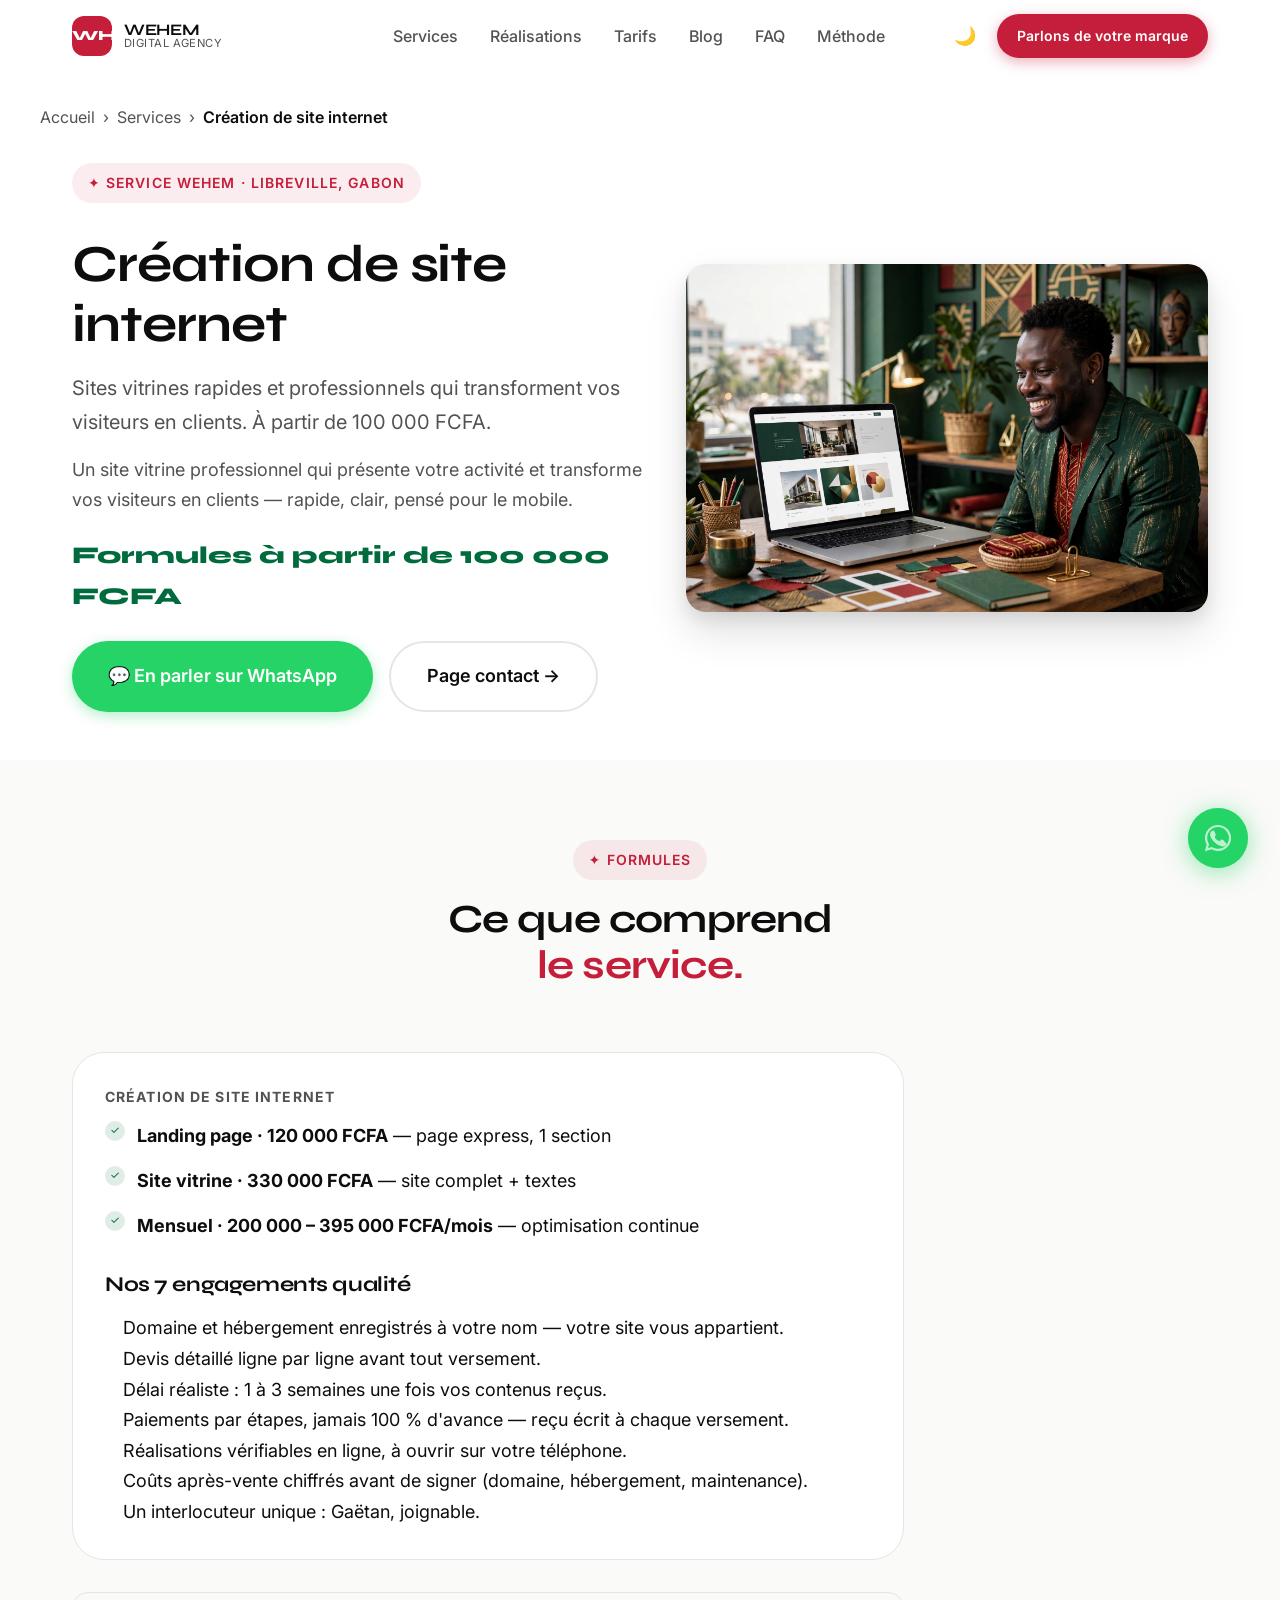
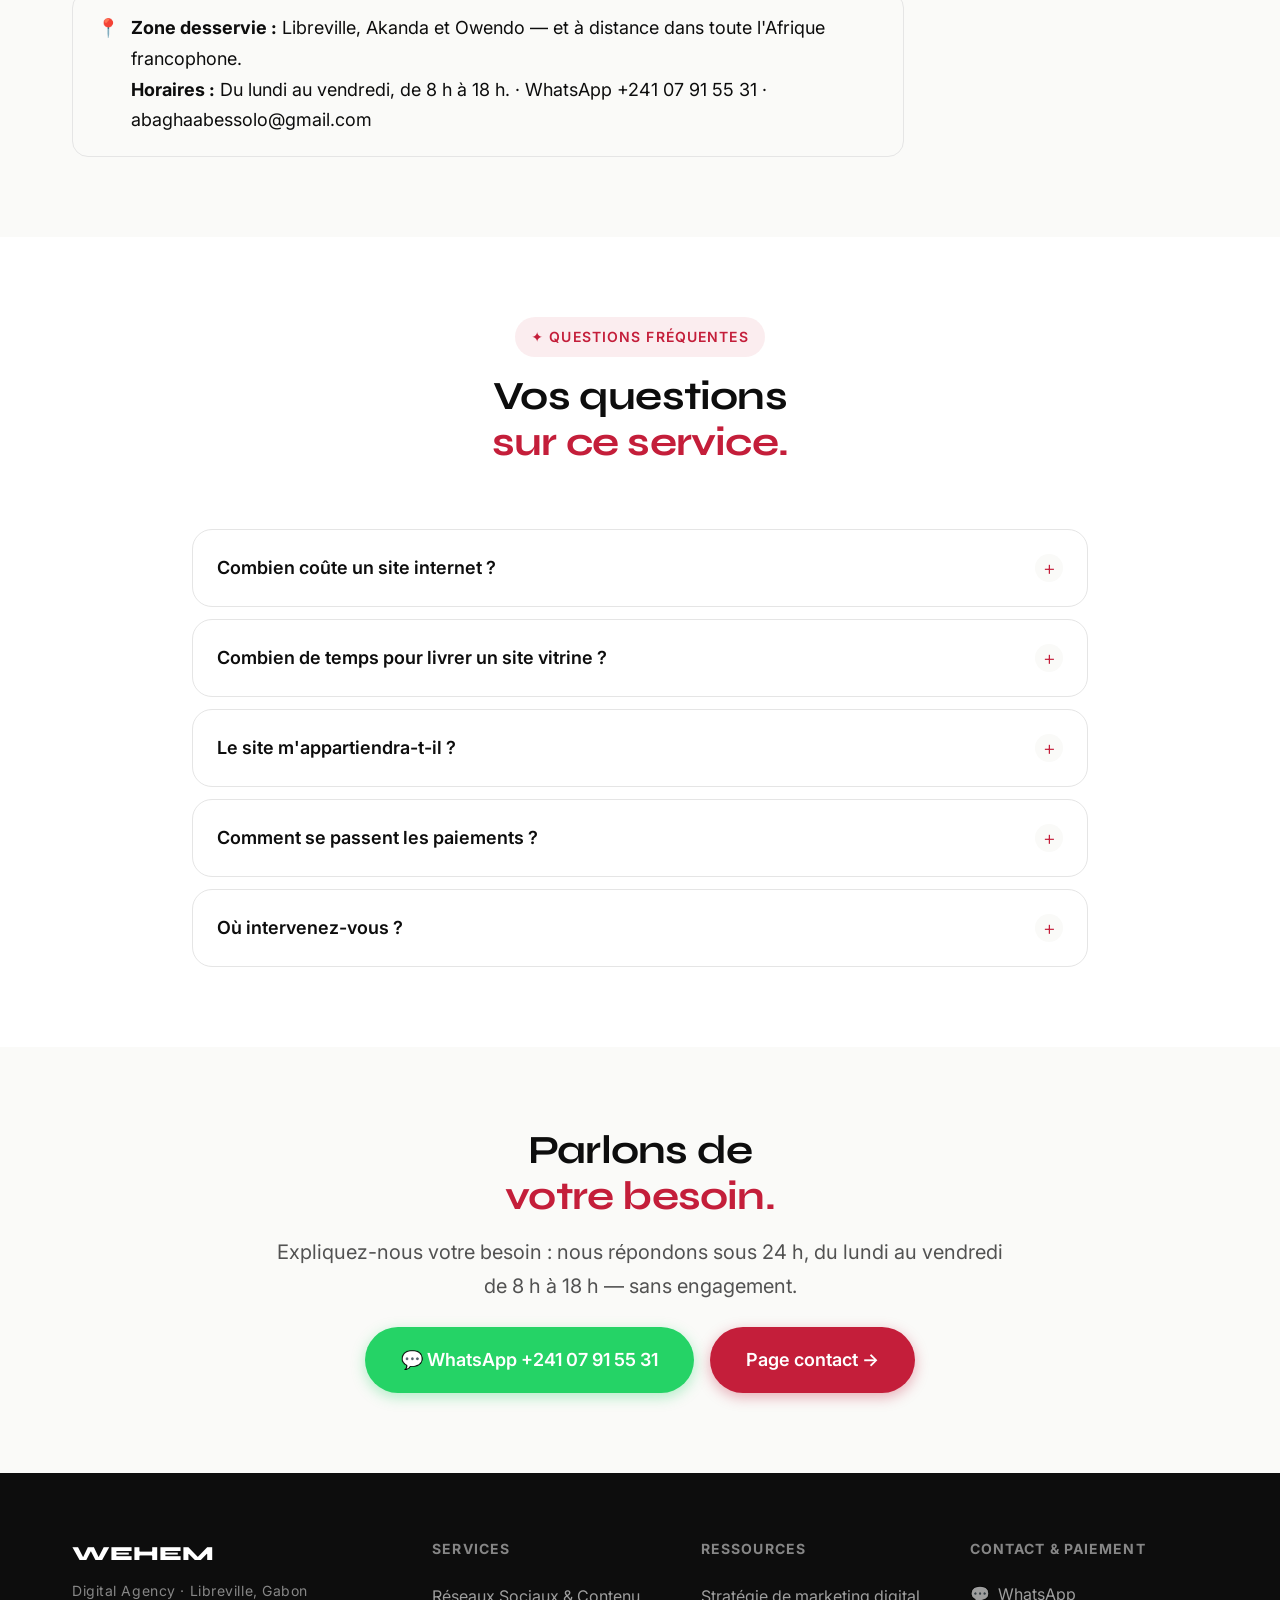
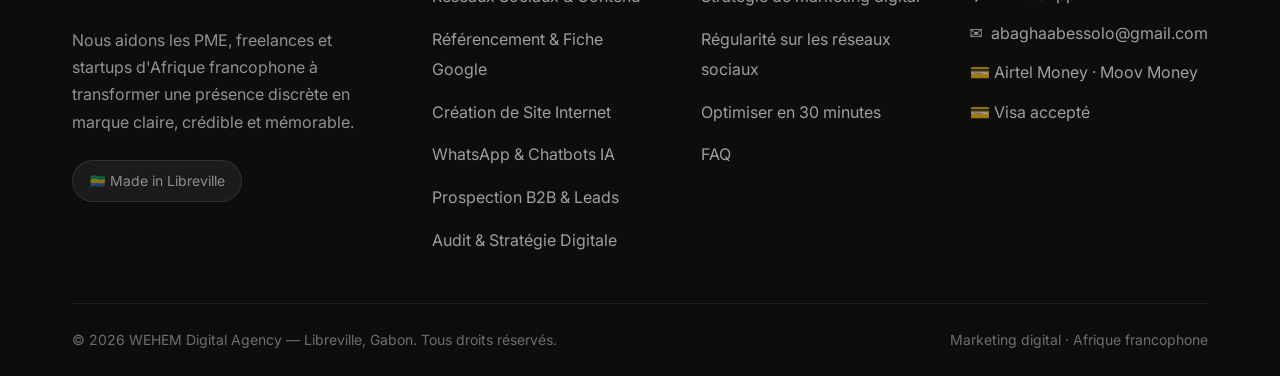
<file: services/creation-site-internet.html>
<!DOCTYPE html>
<html lang="fr" data-theme="light">
<head>
  <meta charset="UTF-8" />
  <meta name="viewport" content="width=device-width, initial-scale=1, viewport-fit=cover" />
  <meta name="color-scheme" content="light dark" />

  <!-- SEO -->
  <title>Création de site internet à Libreville, Gabon — WEHEM Digital Agency</title>
  <meta name="description" content="Création de sites vitrines rapides et professionnels à Libreville, Gabon, qui transforment vos visiteurs en clients. Landing page 120 000 FCFA, site vitrine 330 000 FCFA." />
  <link rel="canonical" href="https://wehem-agency.github.io/services/creation-site-internet.html" />

  <!-- Open Graph -->
  <meta property="og:type" content="website" />
  <meta property="og:url" content="https://wehem-agency.github.io/services/creation-site-internet.html" />
  <meta property="og:title" content="Création de site internet à Libreville, Gabon — WEHEM Digital Agency" />
  <meta property="og:description" content="Création de sites vitrines rapides et professionnels à Libreville, Gabon, qui transforment vos visiteurs en clients. Landing page 120 000 FCFA, site vitrine 330 000 FCFA." />
  <meta property="og:image" content="https://wehem-agency.github.io/images/service-site.png" />
  <meta property="og:locale" content="fr_FR" />
  <meta property="og:site_name" content="WEHEM Digital Agency" />

  <!-- Polices + feuille de style commune du site -->
  <link rel="preconnect" href="https://fonts.googleapis.com" />
  <link rel="preconnect" href="https://fonts.gstatic.com" crossorigin />
  <link href="https://fonts.googleapis.com/css2?family=Syne:wght@700;800&family=Inter:wght@400;500;600&display=swap" rel="stylesheet" />
  <link rel="stylesheet" href="../assets/css/main.css" />

  <!-- Styles spécifiques aux pages services -->
  <style>
    .breadcrumb { padding: 6.5rem 0 0; font-size: var(--fs-sm); color: var(--text-muted); }
    .breadcrumb ol { list-style: none; display: flex; flex-wrap: wrap; gap: .5rem; padding: 0; margin: 0; }
    .breadcrumb a { color: var(--text-muted); }
    .breadcrumb [aria-current] { color: var(--text-main); font-weight: 600; }
    .service-hero { padding: 2rem 0 3rem; }
    .service-hero__grid { display: grid; gap: 2.5rem; align-items: center; }
    .service-hero h1 { font-size: var(--fs-4xl); margin: 1rem 0; }
    .service-hero h1 em { color: var(--c-primary); font-style: normal; }
    .service-hero__intro { font-size: var(--fs-lg); color: var(--text-muted); max-width: 56ch; }
    .service-hero__price { font-family: var(--font-head); font-size: var(--fs-xl); font-weight: 800; color: var(--c-secondary); margin: 1.25rem 0; }
    .service-hero__img img { width: 100%; height: auto; border-radius: 1.25rem; box-shadow: var(--shadow-lg); display: block; }
    .service-hero__ctas { display: flex; flex-wrap: wrap; gap: 1rem; margin-top: 1.5rem; }
    .zone-line { display: flex; gap: .75rem; align-items: flex-start; background: var(--bg-alt); border: 1px solid var(--border); border-radius: 1rem; padding: 1.25rem 1.5rem; }
    .includes-list { list-style: none; padding: 0; margin: 0; display: grid; gap: .9rem; }
    .includes-list li { display: flex; gap: .75rem; align-items: flex-start; }
    .includes-list .pricing-card__feature-icon { flex-shrink: 0; }
    @media (min-width: 900px) { .service-hero__grid { grid-template-columns: 1.1fr 1fr; } }
  </style>

  <!-- Schema.org — Service + FAQ + fil d'Ariane -->
  <script type="application/ld+json">
{
  "@context": "https://schema.org",
  "@graph": [
    {
      "@type": "ProfessionalService",
      "name": "Création de site internet",
      "description": "Sites vitrines rapides et professionnels qui transforment vos visiteurs en clients. À partir de 100 000 FCFA.",
      "url": "https://wehem-agency.github.io/services/creation-site-internet.html",
      "provider": {
        "@type": "ProfessionalService",
        "@id": "https://wehem-agency.github.io/#wehem",
        "name": "WEHEM Digital Agency",
        "url": "https://wehem-agency.github.io/",
        "telephone": "+24177915531",
        "email": "abaghaabessolo@gmail.com"
      },
      "areaServed": [
        "Libreville",
        "Akanda",
        "Owendo",
        "Gabon"
      ],
      "offers": [
        {
          "@type": "Offer",
          "name": "Landing page — page express, 1 section",
          "price": 120000,
          "priceCurrency": "XAF",
          "availability": "https://schema.org/InStock"
        },
        {
          "@type": "Offer",
          "name": "Site vitrine — site complet + textes",
          "price": 330000,
          "priceCurrency": "XAF",
          "availability": "https://schema.org/InStock"
        },
        {
          "@type": "Offer",
          "name": "Mensuel — optimisation continue",
          "priceSpecification": {
            "@type": "PriceSpecification",
            "minPrice": 200000,
            "maxPrice": 395000,
            "priceCurrency": "XAF",
            "description": "par mois"
          }
        }
      ]
    },
    {
      "@type": "FAQPage",
      "mainEntity": [
        {
          "@type": "Question",
          "name": "Combien coûte un site internet ?",
          "acceptedAnswer": {
            "@type": "Answer",
            "text": "Nos formules démarrent à partir de 100 000 FCFA. La landing page est à 120 000 FCFA et le site vitrine complet à 330 000 FCFA. L'optimisation continue est proposée en formule mensuelle de 200 000 à 395 000 FCFA par mois."
          }
        },
        {
          "@type": "Question",
          "name": "Combien de temps pour livrer un site vitrine ?",
          "acceptedAnswer": {
            "@type": "Answer",
            "text": "Un site vitrine se livre en 2 à 4 semaines. Tout commence par un échange de 30 minutes pour cadrer le besoin."
          }
        },
        {
          "@type": "Question",
          "name": "Le site m'appartiendra-t-il ?",
          "acceptedAnswer": {
            "@type": "Answer",
            "text": "Oui. Le domaine et l'hébergement sont enregistrés à votre nom — votre site vous appartient. Les coûts après-vente (domaine, hébergement, maintenance) sont chiffrés avant de signer."
          }
        },
        {
          "@type": "Question",
          "name": "Comment se passent les paiements ?",
          "acceptedAnswer": {
            "@type": "Answer",
            "text": "Par étapes, jamais 100 % d'avance, avec un reçu écrit à chaque versement. Nous acceptons Airtel Money, Moov Money et Visa."
          }
        },
        {
          "@type": "Question",
          "name": "Où intervenez-vous ?",
          "acceptedAnswer": {
            "@type": "Answer",
            "text": "À Libreville, Akanda et Owendo, et à distance dans toute l'Afrique francophone. Écrivez-nous sur WhatsApp au +241 07 91 55 31 — réponse sous 24 h."
          }
        }
      ]
    },
    {
      "@type": "BreadcrumbList",
      "itemListElement": [
        {
          "@type": "ListItem",
          "position": 1,
          "name": "Accueil",
          "item": "https://wehem-agency.github.io/"
        },
        {
          "@type": "ListItem",
          "position": 2,
          "name": "Services",
          "item": "https://wehem-agency.github.io/#services"
        },
        {
          "@type": "ListItem",
          "position": 3,
          "name": "Création de site internet",
          "item": "https://wehem-agency.github.io/services/creation-site-internet.html"
        }
      ]
    }
  ]
}
  </script>
<!-- Google Tag Manager -->
<script>(function(w,d,s,l,i){w[l]=w[l]||[];w[l].push({'gtm.start':
new Date().getTime(),event:'gtm.js'});var f=d.getElementsByTagName(s)[0],
j=d.createElement(s),dl=l!='dataLayer'?'&l='+l:'';j.async=true;j.src=
'https://www.googletagmanager.com/gtm.js?id='+i+dl;f.parentNode.insertBefore(j,f);
})(window,document,'script','dataLayer','GTM-KTLL7LPB');</script>
<!-- End Google Tag Manager -->
</head>
<body>
<!-- Google Tag Manager (noscript) -->
<noscript><iframe src="https://www.googletagmanager.com/ns.html?id=GTM-KTLL7LPB"
height="0" width="0" style="display:none;visibility:hidden"></iframe></noscript>
<!-- End Google Tag Manager (noscript) -->

  <a href="#main" class="skip-link">Aller au contenu principal</a>

  <nav class="nav" role="navigation" aria-label="Navigation principale">
    <div class="nav__inner">

      <a href="../index.html" class="nav__logo" aria-label="WEHEM Digital Agency — Accueil">
        <div class="nav__logo-mark" aria-hidden="true">WHM</div>
        <div class="nav__logo-text">
          <span class="nav__logo-name">WEHEM</span>
          <span class="nav__logo-tagline">Digital Agency</span>
        </div>
      </a>

      <ul class="nav__links" role="list">
        <li><a href="../index.html#services" class="nav__link">Services</a></li>
        <li><a href="../index.html#realisations" class="nav__link">Réalisations</a></li>
        <li><a href="../index.html#tarifs" class="nav__link">Tarifs</a></li>
        <li><a href="../index.html#blog" class="nav__link">Blog</a></li>
        <li><a href="../index.html#faq" class="nav__link">FAQ</a></li>
        <li><a href="../index.html#methode" class="nav__link">Méthode</a></li>
      </ul>

      <div class="nav__actions">
        <button class="nav__theme-toggle" aria-label="Mode sombre" title="Changer de thème">🌙</button>
        <a href="../contact.html" class="btn btn--primary btn--sm">Parlons de votre marque</a>
      </div>

      <button class="nav__burger" aria-label="Menu" aria-expanded="false" aria-controls="mobile-menu">
        <span></span><span></span><span></span>
      </button>
    </div>
  </nav>

  <div class="nav__mobile" id="mobile-menu" role="dialog" aria-label="Menu mobile">
    <a href="../index.html#services" class="nav__mobile-link">Services <span>→</span></a>
    <a href="../index.html#realisations" class="nav__mobile-link">Réalisations <span>→</span></a>
    <a href="../index.html#tarifs" class="nav__mobile-link">Tarifs <span>→</span></a>
    <a href="../index.html#blog" class="nav__mobile-link">Blog <span>→</span></a>
    <a href="../index.html#faq" class="nav__mobile-link">FAQ <span>→</span></a>
    <a href="../index.html#methode" class="nav__mobile-link">Méthode <span>→</span></a>
    <div style="margin-top:1rem">
      <a href="../contact.html" class="btn btn--primary" style="width:100%;justify-content:center">Parlons de votre marque</a>
    </div>
    <div style="margin-top:1rem">
      <a href="https://wa.me/c/24107915531" class="btn btn--whatsapp" style="width:100%;justify-content:center">💬 WhatsApp direct</a>
    </div>
  </div>

  <main id="main">

    <!-- Fil d'Ariane -->
    <nav class="breadcrumb container" aria-label="Fil d'Ariane">
      <ol>
        <li><a href="../index.html">Accueil</a></li>
        <li aria-hidden="true">›</li>
        <li><a href="../index.html#services">Services</a></li>
        <li aria-hidden="true">›</li>
        <li aria-current="page">Création de site internet</li>
      </ol>
    </nav>

    <!-- En-tête du service -->
    <section class="service-hero" aria-labelledby="service-title">
      <div class="container service-hero__grid">
        <div>
          <div class="section__tag" aria-hidden="true">✦ Service WEHEM · Libreville, Gabon</div>
          <h1 id="service-title">Création de site internet</h1>
          <p class="service-hero__intro">Sites vitrines rapides et professionnels qui transforment vos visiteurs en clients. À partir de 100 000 FCFA.</p>
          <p style="color:var(--text-muted);margin-top:1rem">Un site vitrine professionnel qui présente votre activité et transforme vos visiteurs en clients — rapide, clair, pensé pour le mobile.</p>
          <div class="service-hero__price">Formules à partir de 100 000 FCFA</div>
          <div class="service-hero__ctas">
            <a href="https://wa.me/c/24107915531" class="btn btn--whatsapp btn--lg" target="_blank" rel="noopener noreferrer">💬 En parler sur WhatsApp</a>
            <a href="../contact.html" class="btn btn--outline btn--lg">Page contact →</a>
          </div>
        </div>
        <div class="service-hero__img">
          <img src="../images/service-site.png" alt="Création de site internet professionnel pour PME africaine par WEHEM" width="800" height="450" loading="eager" />
        </div>
      </div>
    </section>

    <!-- Ce que comprend le service -->
    <section class="section section--alt" aria-labelledby="includes-title">
      <div class="container">
        <div class="section__header">
          <div class="section__tag" aria-hidden="true">✦ Formules</div>
          <h2 class="section__title reveal" id="includes-title">Ce que comprend<br/><em>le service.</em></h2>
        </div>
        <div class="pricing-card reveal" style="max-width:52rem">
          <div class="pricing-card__name">Création de site internet</div>
          <ul class="includes-list">
              <li>
                <div class="pricing-card__feature-icon" aria-hidden="true">✓</div>
                <span><strong>Landing page · 120 000 FCFA</strong> — page express, 1 section</span>
              </li>
              <li>
                <div class="pricing-card__feature-icon" aria-hidden="true">✓</div>
                <span><strong>Site vitrine · 330 000 FCFA</strong> — site complet + textes</span>
              </li>
              <li>
                <div class="pricing-card__feature-icon" aria-hidden="true">✓</div>
                <span><strong>Mensuel · 200 000 – 395 000 FCFA/mois</strong> — optimisation continue</span>
              </li>
          </ul>
            <h3 style="margin:2rem 0 1rem">Nos 7 engagements qualité</h3>
            <ul class="service-card__charter-list" style="padding-left:1.15rem;line-height:1.7">
              <li>Domaine et hébergement enregistrés à votre nom — votre site vous appartient.</li>
              <li>Devis détaillé ligne par ligne avant tout versement.</li>
              <li>Délai réaliste : 1 à 3 semaines une fois vos contenus reçus.</li>
              <li>Paiements par étapes, jamais 100 % d'avance — reçu écrit à chaque versement.</li>
              <li>Réalisations vérifiables en ligne, à ouvrir sur votre téléphone.</li>
              <li>Coûts après-vente chiffrés avant de signer (domaine, hébergement, maintenance).</li>
              <li>Un interlocuteur unique : Gaëtan, joignable.</li>
            </ul>
        </div>

        <div class="zone-line reveal" style="margin-top:2rem;max-width:52rem">
          <span aria-hidden="true">📍</span>
          <p style="margin:0"><strong>Zone desservie :</strong> Libreville, Akanda et Owendo — et à distance dans toute l'Afrique francophone.<br/>
          <strong>Horaires :</strong> Du lundi au vendredi, de 8 h à 18 h. · WhatsApp +241 07 91 55 31 · abaghaabessolo@gmail.com</p>
        </div>
      </div>
    </section>

    <!-- FAQ du service -->
    <section class="section" aria-labelledby="faq-title">
      <div class="container">
        <div class="section__header">
          <div class="section__tag" aria-hidden="true">✦ Questions fréquentes</div>
          <h2 class="section__title reveal" id="faq-title">Vos questions<br/><em>sur ce service.</em></h2>
        </div>
        <div class="faq__list">
          <div class="faq-item reveal">
            <button class="faq-item__trigger" aria-expanded="false">
              Combien coûte un site internet ?
              <span class="faq-item__icon" aria-hidden="true">+</span>
            </button>
            <div class="faq-item__body" role="region">
              <div class="faq-item__inner">
                <div class="faq-item__content">Nos formules démarrent à partir de 100 000 FCFA. La landing page est à 120 000 FCFA et le site vitrine complet à 330 000 FCFA. L'optimisation continue est proposée en formule mensuelle de 200 000 à 395 000 FCFA par mois.</div>
              </div>
            </div>
          </div>
          <div class="faq-item reveal">
            <button class="faq-item__trigger" aria-expanded="false">
              Combien de temps pour livrer un site vitrine ?
              <span class="faq-item__icon" aria-hidden="true">+</span>
            </button>
            <div class="faq-item__body" role="region">
              <div class="faq-item__inner">
                <div class="faq-item__content">Un site vitrine se livre en 2 à 4 semaines. Tout commence par un échange de 30 minutes pour cadrer le besoin.</div>
              </div>
            </div>
          </div>
          <div class="faq-item reveal">
            <button class="faq-item__trigger" aria-expanded="false">
              Le site m'appartiendra-t-il ?
              <span class="faq-item__icon" aria-hidden="true">+</span>
            </button>
            <div class="faq-item__body" role="region">
              <div class="faq-item__inner">
                <div class="faq-item__content">Oui. Le domaine et l'hébergement sont enregistrés à votre nom — votre site vous appartient. Les coûts après-vente (domaine, hébergement, maintenance) sont chiffrés avant de signer.</div>
              </div>
            </div>
          </div>
          <div class="faq-item reveal">
            <button class="faq-item__trigger" aria-expanded="false">
              Comment se passent les paiements ?
              <span class="faq-item__icon" aria-hidden="true">+</span>
            </button>
            <div class="faq-item__body" role="region">
              <div class="faq-item__inner">
                <div class="faq-item__content">Par étapes, jamais 100 % d'avance, avec un reçu écrit à chaque versement. Nous acceptons Airtel Money, Moov Money et Visa.</div>
              </div>
            </div>
          </div>
          <div class="faq-item reveal">
            <button class="faq-item__trigger" aria-expanded="false">
              Où intervenez-vous ?
              <span class="faq-item__icon" aria-hidden="true">+</span>
            </button>
            <div class="faq-item__body" role="region">
              <div class="faq-item__inner">
                <div class="faq-item__content">À Libreville, Akanda et Owendo, et à distance dans toute l'Afrique francophone. Écrivez-nous sur WhatsApp au +241 07 91 55 31 — réponse sous 24 h.</div>
              </div>
            </div>
          </div>
        </div>
      </div>
    </section>

    <!-- Appel à l'action -->
    <section class="section section--alt" aria-labelledby="cta-title">
      <div class="container" style="text-align:center">
        <h2 class="section__title reveal" id="cta-title">Parlons de<br/><em>votre besoin.</em></h2>
        <p class="section__subtitle reveal" style="margin-left:auto;margin-right:auto">
          Expliquez-nous votre besoin : nous répondons sous 24 h, du lundi au vendredi de 8 h à 18 h — sans engagement.
        </p>
        <div class="service-hero__ctas reveal" style="justify-content:center">
          <a href="https://wa.me/c/24107915531" class="btn btn--whatsapp btn--lg" target="_blank" rel="noopener noreferrer">💬 WhatsApp +241 07 91 55 31</a>
          <a href="../contact.html" class="btn btn--primary btn--lg">Page contact →</a>
        </div>
      </div>
    </section>

  </main>

  <footer class="footer" role="contentinfo">
    <div class="container">
      <div class="footer__top">

        <div>
          <div class="footer__brand-name">WEHEM</div>
          <div class="footer__brand-tagline">Digital Agency · Libreville, Gabon</div>
          <p class="footer__brand-desc">
            Nous aidons les PME, freelances et startups d'Afrique francophone à transformer une présence discrète en marque claire, crédible et mémorable.
          </p>
          <div class="footer__badge">🇬🇦 Made in Libreville</div>
        </div>

        <div>
          <div class="footer__col-title">Services</div>
          <ul class="footer__links">
            <li><a href="reseaux-sociaux-contenu.html" class="footer__link">Réseaux Sociaux & Contenu</a></li>
            <li><a href="referencement-local-fiche-google.html" class="footer__link">Référencement & Fiche Google</a></li>
            <li><a href="creation-site-internet.html" class="footer__link">Création de Site Internet</a></li>
            <li><a href="whatsapp-chatbots-ia.html" class="footer__link">WhatsApp & Chatbots IA</a></li>
            <li><a href="prospection-b2b-leads.html" class="footer__link">Prospection B2B & Leads</a></li>
            <li><a href="audit-strategie-digitale.html" class="footer__link">Audit & Stratégie Digitale</a></li>
          </ul>
        </div>

        <div>
          <div class="footer__col-title">Ressources</div>
          <ul class="footer__links">
            <li><a href="../index.html#blog" class="footer__link">Stratégie de marketing digital</a></li>
            <li><a href="../index.html#blog" class="footer__link">Régularité sur les réseaux sociaux</a></li>
            <li><a href="../index.html#blog" class="footer__link">Optimiser en 30 minutes</a></li>
            <li><a href="../index.html#faq" class="footer__link">FAQ</a></li>
          </ul>
        </div>

        <div>
          <div class="footer__col-title">Contact & Paiement</div>
          <div class="footer__payments">
            <div class="footer__payment-item">💬 <a href="https://wa.me/c/24107915531" class="footer__link">WhatsApp</a></div>
            <div class="footer__payment-item">✉️ <a href="mailto:abaghaabessolo@gmail.com" class="footer__link">abaghaabessolo@gmail.com</a></div>
            <div class="footer__payment-item">💳 Airtel Money · Moov Money</div>
            <div class="footer__payment-item">💳 Visa accepté</div>
          </div>
        </div>

      </div>

      <div class="footer__bottom">
        <span>© 2026 WEHEM Digital Agency — Libreville, Gabon. Tous droits réservés.</span>
        <span>Marketing digital · Afrique francophone</span>
      </div>
    </div>
  </footer>

  <!-- WhatsApp sticky -->
  <a href="https://wa.me/c/24107915531" class="wa-sticky" aria-label="Nous écrire sur WhatsApp" title="Discuter sur WhatsApp" target="_blank" rel="noopener noreferrer">
    <svg viewBox="0 0 448 512" width="30" height="30" fill="currentColor" aria-hidden="true"><path d="M380.9 97.1C339 55.1 283.2 32 223.9 32c-122.4 0-222 99.6-222 222 0 39.1 10.2 77.3 29.6 111L0 480l117.7-30.9c32.4 17.7 68.9 27 106.1 27h.1c122.3 0 224.1-99.6 224.1-222 0-59.3-25.2-115-67.1-157zm-157 341.6c-33.2 0-65.7-8.9-94-25.7l-6.7-4-69.8 18.3L72 359.2l-4.4-7c-18.5-29.4-28.2-63.3-28.2-98.2 0-101.7 82.8-184.5 184.6-184.5 49.3 0 95.6 19.2 130.4 54.1 34.8 34.9 56.2 81.2 56.1 130.5 0 101.8-84.9 184.6-186.6 184.6zm101.2-138.2c-5.5-2.8-32.8-16.2-37.9-18-5.1-1.9-8.8-2.8-12.5 2.8-3.7 5.6-14.3 18-17.6 21.8-3.2 3.7-6.5 4.2-12 1.4-32.6-16.3-54-29.1-75.5-66-5.7-9.8 5.7-9.1 16.3-32.3 1.8-3.9.9-7.2-.6-10-1.8-3.1-16.3-39.3-22.3-54.1-5.9-14.1-11.9-12.2-16.3-12.4-4.2-.2-9-.3-13.7-.3-4.7 0-12.5 1.8-19 8.8-6.5 7-24.8 24.2-24.8 59 0 34.8 25.4 68.4 28.9 73.1 3.5 4.7 49.9 76.2 121 106.8 16.9 7.3 30.1 11.7 40.4 15 17 5.3 32.4 4.6 44.6 2.8 13.6-2 32.8-13.4 37.4-26.4 4.6-13 4.6-24.1 3.2-26.4-1.3-2.3-5-3.6-10.5-6.4z"/></svg>
  </a>

  <script src="../assets/js/app.js" defer></script>

</body>
</html>
</file>
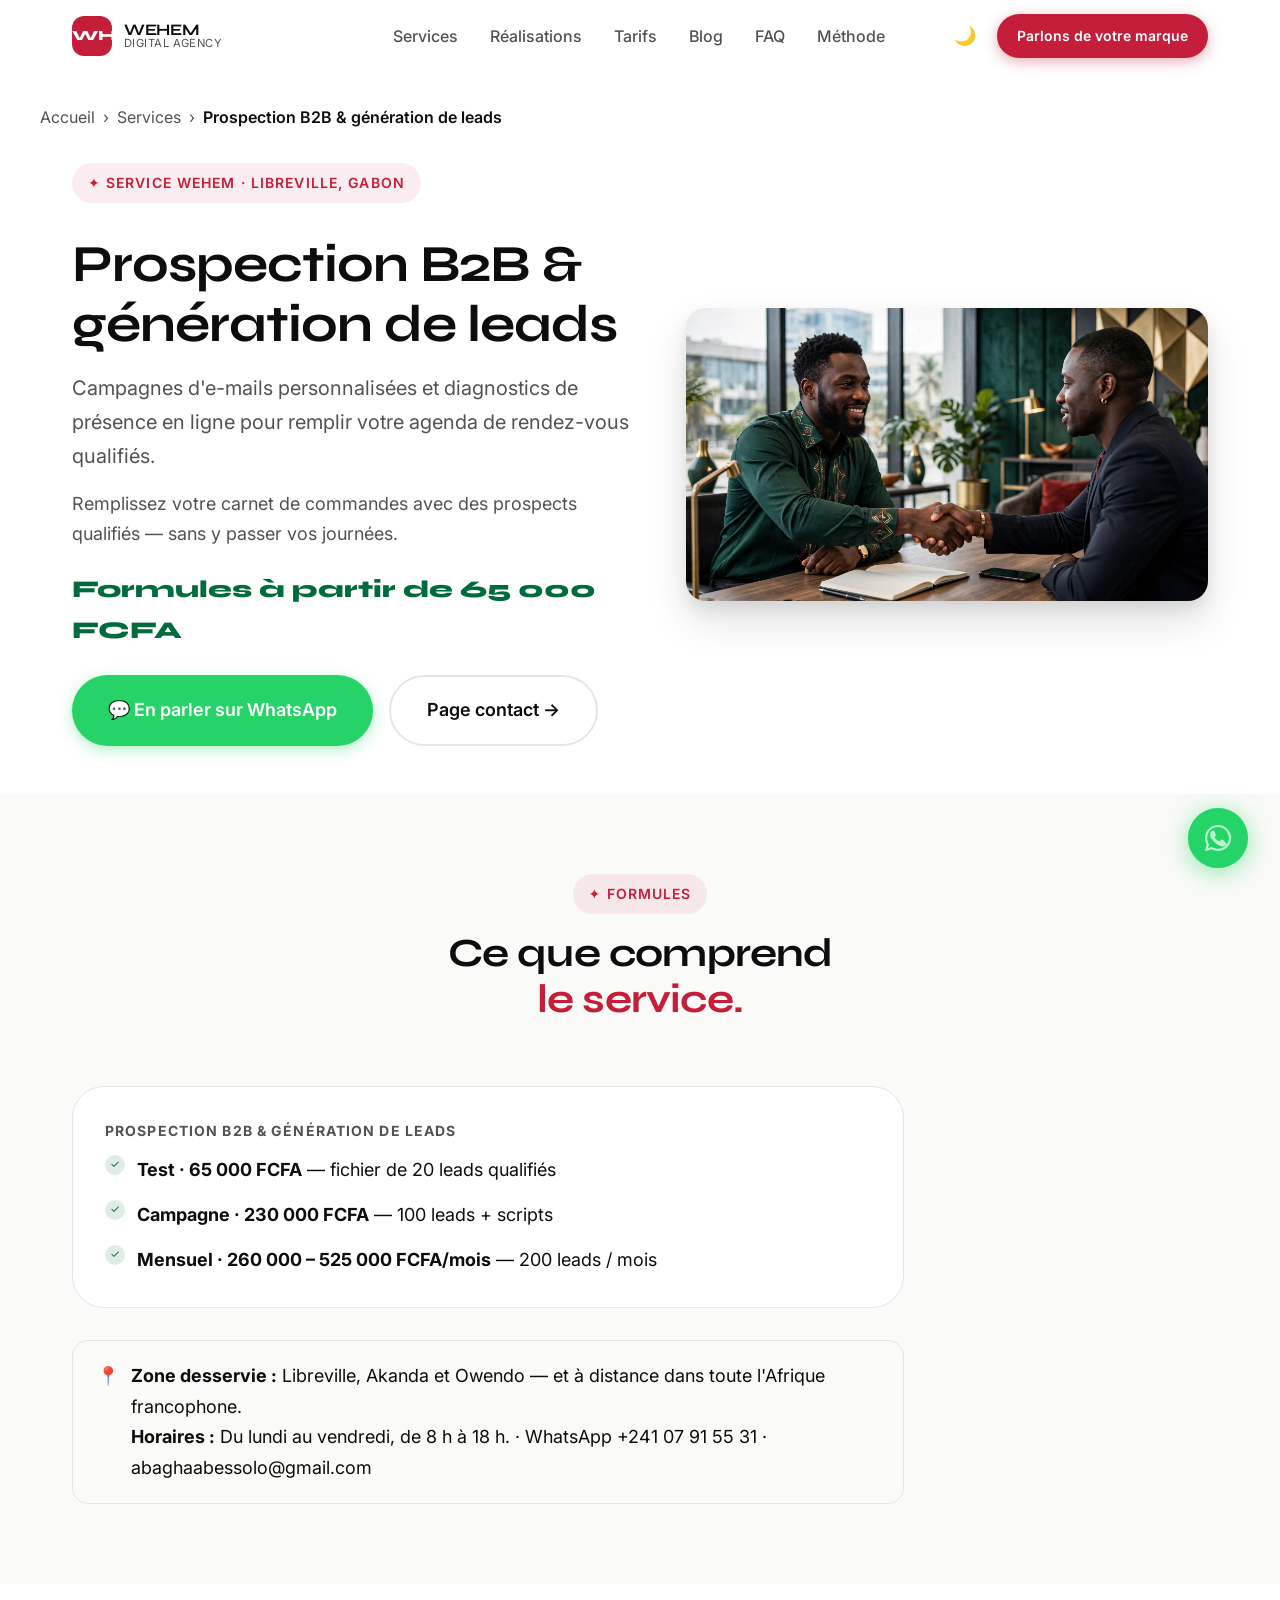
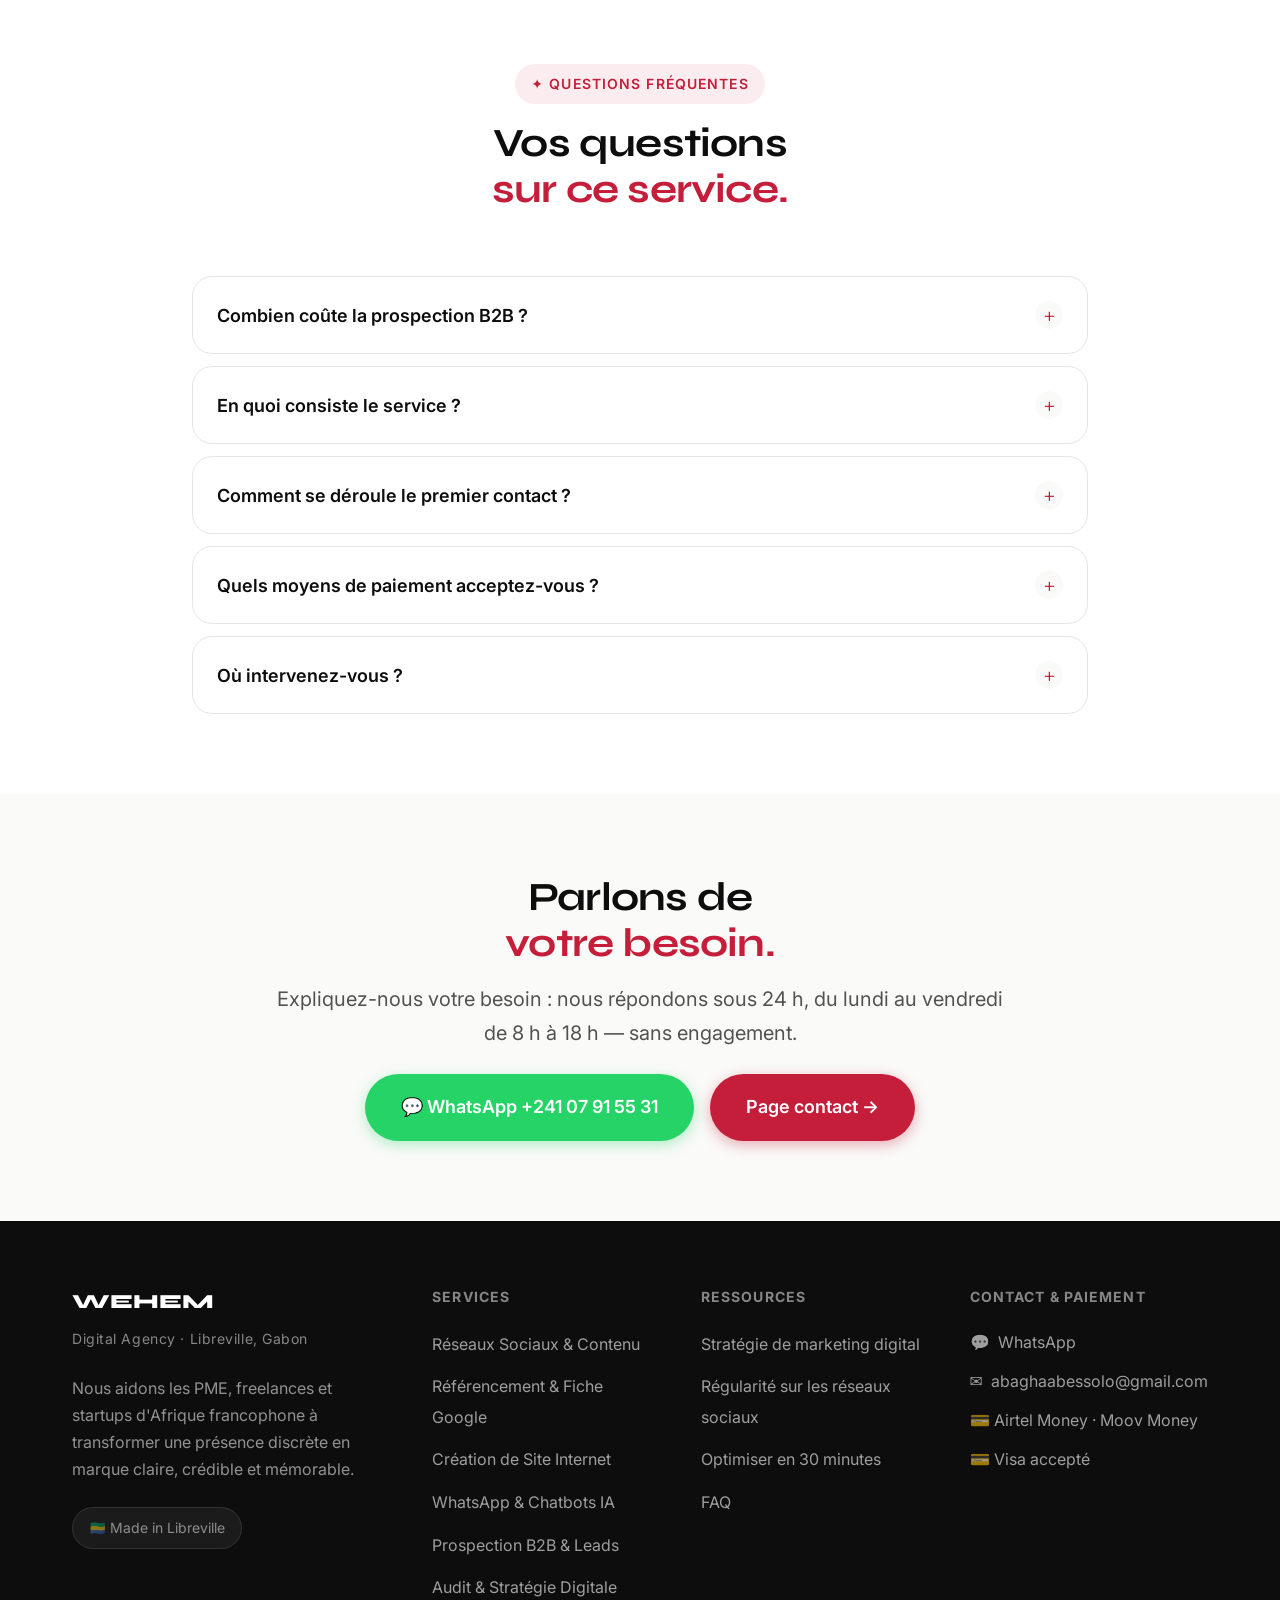
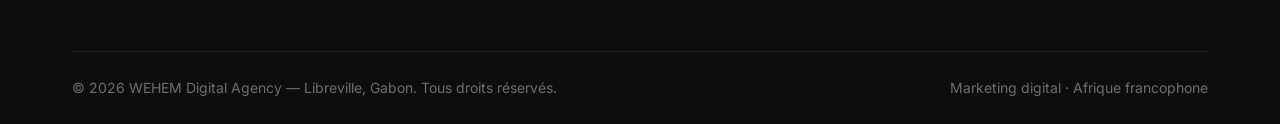
<file: services/prospection-b2b-leads.html>
<!DOCTYPE html>
<html lang="fr" data-theme="light">
<head>
  <meta charset="UTF-8" />
  <meta name="viewport" content="width=device-width, initial-scale=1, viewport-fit=cover" />
  <meta name="color-scheme" content="light dark" />

  <!-- SEO -->
  <title>Prospection B2B &amp; génération de leads à Libreville — WEHEM Digital Agency</title>
  <meta name="description" content="Campagnes d'e-mails personnalisées et diagnostics de présence en ligne pour remplir votre agenda de rendez-vous qualifiés. Libreville, Gabon — dès 65 000 FCFA." />
  <link rel="canonical" href="https://wehem-agency.github.io/services/prospection-b2b-leads.html" />

  <!-- Open Graph -->
  <meta property="og:type" content="website" />
  <meta property="og:url" content="https://wehem-agency.github.io/services/prospection-b2b-leads.html" />
  <meta property="og:title" content="Prospection B2B &amp; génération de leads à Libreville — WEHEM Digital Agency" />
  <meta property="og:description" content="Campagnes d'e-mails personnalisées et diagnostics de présence en ligne pour remplir votre agenda de rendez-vous qualifiés. Libreville, Gabon — dès 65 000 FCFA." />
  <meta property="og:image" content="https://wehem-agency.github.io/images/service-prospection.png" />
  <meta property="og:locale" content="fr_FR" />
  <meta property="og:site_name" content="WEHEM Digital Agency" />

  <!-- Polices + feuille de style commune du site -->
  <link rel="preconnect" href="https://fonts.googleapis.com" />
  <link rel="preconnect" href="https://fonts.gstatic.com" crossorigin />
  <link href="https://fonts.googleapis.com/css2?family=Syne:wght@700;800&family=Inter:wght@400;500;600&display=swap" rel="stylesheet" />
  <link rel="stylesheet" href="../assets/css/main.css" />

  <!-- Styles spécifiques aux pages services -->
  <style>
    .breadcrumb { padding: 6.5rem 0 0; font-size: var(--fs-sm); color: var(--text-muted); }
    .breadcrumb ol { list-style: none; display: flex; flex-wrap: wrap; gap: .5rem; padding: 0; margin: 0; }
    .breadcrumb a { color: var(--text-muted); }
    .breadcrumb [aria-current] { color: var(--text-main); font-weight: 600; }
    .service-hero { padding: 2rem 0 3rem; }
    .service-hero__grid { display: grid; gap: 2.5rem; align-items: center; }
    .service-hero h1 { font-size: var(--fs-4xl); margin: 1rem 0; }
    .service-hero h1 em { color: var(--c-primary); font-style: normal; }
    .service-hero__intro { font-size: var(--fs-lg); color: var(--text-muted); max-width: 56ch; }
    .service-hero__price { font-family: var(--font-head); font-size: var(--fs-xl); font-weight: 800; color: var(--c-secondary); margin: 1.25rem 0; }
    .service-hero__img img { width: 100%; height: auto; border-radius: 1.25rem; box-shadow: var(--shadow-lg); display: block; }
    .service-hero__ctas { display: flex; flex-wrap: wrap; gap: 1rem; margin-top: 1.5rem; }
    .zone-line { display: flex; gap: .75rem; align-items: flex-start; background: var(--bg-alt); border: 1px solid var(--border); border-radius: 1rem; padding: 1.25rem 1.5rem; }
    .includes-list { list-style: none; padding: 0; margin: 0; display: grid; gap: .9rem; }
    .includes-list li { display: flex; gap: .75rem; align-items: flex-start; }
    .includes-list .pricing-card__feature-icon { flex-shrink: 0; }
    @media (min-width: 900px) { .service-hero__grid { grid-template-columns: 1.1fr 1fr; } }
  </style>

  <!-- Schema.org — Service + FAQ + fil d'Ariane -->
  <script type="application/ld+json">
{
  "@context": "https://schema.org",
  "@graph": [
    {
      "@type": "ProfessionalService",
      "name": "Prospection B2B & génération de leads",
      "description": "Campagnes d'e-mails personnalisées et diagnostics de présence en ligne pour remplir votre agenda de rendez-vous qualifiés.",
      "url": "https://wehem-agency.github.io/services/prospection-b2b-leads.html",
      "provider": {
        "@type": "ProfessionalService",
        "@id": "https://wehem-agency.github.io/#wehem",
        "name": "WEHEM Digital Agency",
        "url": "https://wehem-agency.github.io/",
        "telephone": "+24177915531",
        "email": "abaghaabessolo@gmail.com"
      },
      "areaServed": [
        "Libreville",
        "Akanda",
        "Owendo",
        "Gabon"
      ],
      "offers": [
        {
          "@type": "Offer",
          "name": "Test — fichier de 20 leads qualifiés",
          "price": 65000,
          "priceCurrency": "XAF",
          "availability": "https://schema.org/InStock"
        },
        {
          "@type": "Offer",
          "name": "Campagne — 100 leads + scripts",
          "price": 230000,
          "priceCurrency": "XAF",
          "availability": "https://schema.org/InStock"
        },
        {
          "@type": "Offer",
          "name": "Mensuel — 200 leads / mois",
          "priceSpecification": {
            "@type": "PriceSpecification",
            "minPrice": 260000,
            "maxPrice": 525000,
            "priceCurrency": "XAF",
            "description": "par mois"
          }
        }
      ]
    },
    {
      "@type": "FAQPage",
      "mainEntity": [
        {
          "@type": "Question",
          "name": "Combien coûte la prospection B2B ?",
          "acceptedAnswer": {
            "@type": "Answer",
            "text": "Les formules démarrent à 65 000 FCFA (Test : fichier de 20 leads qualifiés). La campagne 100 leads + scripts est à 230 000 FCFA. Le flux mensuel (200 leads par mois) va de 260 000 à 525 000 FCFA par mois."
          }
        },
        {
          "@type": "Question",
          "name": "En quoi consiste le service ?",
          "acceptedAnswer": {
            "@type": "Answer",
            "text": "Des campagnes d'e-mails personnalisées et des diagnostics de présence en ligne, pour remplir votre agenda de rendez-vous qualifiés."
          }
        },
        {
          "@type": "Question",
          "name": "Comment se déroule le premier contact ?",
          "acceptedAnswer": {
            "@type": "Answer",
            "text": "Vous nous envoyez un message WhatsApp ou remplissez le formulaire de la page contact. Nous vous répondons sous 24 h avec une première orientation, puis nous convenons d'un échange pour cadrer le besoin."
          }
        },
        {
          "@type": "Question",
          "name": "Quels moyens de paiement acceptez-vous ?",
          "acceptedAnswer": {
            "@type": "Answer",
            "text": "Airtel Money, Moov Money et Visa."
          }
        },
        {
          "@type": "Question",
          "name": "Où intervenez-vous ?",
          "acceptedAnswer": {
            "@type": "Answer",
            "text": "À Libreville, Akanda et Owendo, et à distance dans toute l'Afrique francophone."
          }
        }
      ]
    },
    {
      "@type": "BreadcrumbList",
      "itemListElement": [
        {
          "@type": "ListItem",
          "position": 1,
          "name": "Accueil",
          "item": "https://wehem-agency.github.io/"
        },
        {
          "@type": "ListItem",
          "position": 2,
          "name": "Services",
          "item": "https://wehem-agency.github.io/#services"
        },
        {
          "@type": "ListItem",
          "position": 3,
          "name": "Prospection B2B & génération de leads",
          "item": "https://wehem-agency.github.io/services/prospection-b2b-leads.html"
        }
      ]
    }
  ]
}
  </script>
<!-- Google Tag Manager -->
<script>(function(w,d,s,l,i){w[l]=w[l]||[];w[l].push({'gtm.start':
new Date().getTime(),event:'gtm.js'});var f=d.getElementsByTagName(s)[0],
j=d.createElement(s),dl=l!='dataLayer'?'&l='+l:'';j.async=true;j.src=
'https://www.googletagmanager.com/gtm.js?id='+i+dl;f.parentNode.insertBefore(j,f);
})(window,document,'script','dataLayer','GTM-KTLL7LPB');</script>
<!-- End Google Tag Manager -->
</head>
<body>
<!-- Google Tag Manager (noscript) -->
<noscript><iframe src="https://www.googletagmanager.com/ns.html?id=GTM-KTLL7LPB"
height="0" width="0" style="display:none;visibility:hidden"></iframe></noscript>
<!-- End Google Tag Manager (noscript) -->

  <a href="#main" class="skip-link">Aller au contenu principal</a>

  <nav class="nav" role="navigation" aria-label="Navigation principale">
    <div class="nav__inner">

      <a href="../index.html" class="nav__logo" aria-label="WEHEM Digital Agency — Accueil">
        <div class="nav__logo-mark" aria-hidden="true">WHM</div>
        <div class="nav__logo-text">
          <span class="nav__logo-name">WEHEM</span>
          <span class="nav__logo-tagline">Digital Agency</span>
        </div>
      </a>

      <ul class="nav__links" role="list">
        <li><a href="../index.html#services" class="nav__link">Services</a></li>
        <li><a href="../index.html#realisations" class="nav__link">Réalisations</a></li>
        <li><a href="../index.html#tarifs" class="nav__link">Tarifs</a></li>
        <li><a href="../index.html#blog" class="nav__link">Blog</a></li>
        <li><a href="../index.html#faq" class="nav__link">FAQ</a></li>
        <li><a href="../index.html#methode" class="nav__link">Méthode</a></li>
      </ul>

      <div class="nav__actions">
        <button class="nav__theme-toggle" aria-label="Mode sombre" title="Changer de thème">🌙</button>
        <a href="../contact.html" class="btn btn--primary btn--sm">Parlons de votre marque</a>
      </div>

      <button class="nav__burger" aria-label="Menu" aria-expanded="false" aria-controls="mobile-menu">
        <span></span><span></span><span></span>
      </button>
    </div>
  </nav>

  <div class="nav__mobile" id="mobile-menu" role="dialog" aria-label="Menu mobile">
    <a href="../index.html#services" class="nav__mobile-link">Services <span>→</span></a>
    <a href="../index.html#realisations" class="nav__mobile-link">Réalisations <span>→</span></a>
    <a href="../index.html#tarifs" class="nav__mobile-link">Tarifs <span>→</span></a>
    <a href="../index.html#blog" class="nav__mobile-link">Blog <span>→</span></a>
    <a href="../index.html#faq" class="nav__mobile-link">FAQ <span>→</span></a>
    <a href="../index.html#methode" class="nav__mobile-link">Méthode <span>→</span></a>
    <div style="margin-top:1rem">
      <a href="../contact.html" class="btn btn--primary" style="width:100%;justify-content:center">Parlons de votre marque</a>
    </div>
    <div style="margin-top:1rem">
      <a href="https://wa.me/c/24107915531" class="btn btn--whatsapp" style="width:100%;justify-content:center">💬 WhatsApp direct</a>
    </div>
  </div>

  <main id="main">

    <!-- Fil d'Ariane -->
    <nav class="breadcrumb container" aria-label="Fil d'Ariane">
      <ol>
        <li><a href="../index.html">Accueil</a></li>
        <li aria-hidden="true">›</li>
        <li><a href="../index.html#services">Services</a></li>
        <li aria-hidden="true">›</li>
        <li aria-current="page">Prospection B2B &amp; génération de leads</li>
      </ol>
    </nav>

    <!-- En-tête du service -->
    <section class="service-hero" aria-labelledby="service-title">
      <div class="container service-hero__grid">
        <div>
          <div class="section__tag" aria-hidden="true">✦ Service WEHEM · Libreville, Gabon</div>
          <h1 id="service-title">Prospection B2B &amp; génération de leads</h1>
          <p class="service-hero__intro">Campagnes d'e-mails personnalisées et diagnostics de présence en ligne pour remplir votre agenda de rendez-vous qualifiés.</p>
          <p style="color:var(--text-muted);margin-top:1rem">Remplissez votre carnet de commandes avec des prospects qualifiés — sans y passer vos journées.</p>
          <div class="service-hero__price">Formules à partir de 65 000 FCFA</div>
          <div class="service-hero__ctas">
            <a href="https://wa.me/c/24107915531" class="btn btn--whatsapp btn--lg" target="_blank" rel="noopener noreferrer">💬 En parler sur WhatsApp</a>
            <a href="../contact.html" class="btn btn--outline btn--lg">Page contact →</a>
          </div>
        </div>
        <div class="service-hero__img">
          <img src="../images/service-prospection.png" alt="Prospection B2B : génération de leads qualifiés pour entreprises africaines" width="800" height="450" loading="eager" />
        </div>
      </div>
    </section>

    <!-- Ce que comprend le service -->
    <section class="section section--alt" aria-labelledby="includes-title">
      <div class="container">
        <div class="section__header">
          <div class="section__tag" aria-hidden="true">✦ Formules</div>
          <h2 class="section__title reveal" id="includes-title">Ce que comprend<br/><em>le service.</em></h2>
        </div>
        <div class="pricing-card reveal" style="max-width:52rem">
          <div class="pricing-card__name">Prospection B2B &amp; génération de leads</div>
          <ul class="includes-list">
              <li>
                <div class="pricing-card__feature-icon" aria-hidden="true">✓</div>
                <span><strong>Test · 65 000 FCFA</strong> — fichier de 20 leads qualifiés</span>
              </li>
              <li>
                <div class="pricing-card__feature-icon" aria-hidden="true">✓</div>
                <span><strong>Campagne · 230 000 FCFA</strong> — 100 leads + scripts</span>
              </li>
              <li>
                <div class="pricing-card__feature-icon" aria-hidden="true">✓</div>
                <span><strong>Mensuel · 260 000 – 525 000 FCFA/mois</strong> — 200 leads / mois</span>
              </li>
          </ul>
        </div>

        <div class="zone-line reveal" style="margin-top:2rem;max-width:52rem">
          <span aria-hidden="true">📍</span>
          <p style="margin:0"><strong>Zone desservie :</strong> Libreville, Akanda et Owendo — et à distance dans toute l'Afrique francophone.<br/>
          <strong>Horaires :</strong> Du lundi au vendredi, de 8 h à 18 h. · WhatsApp +241 07 91 55 31 · abaghaabessolo@gmail.com</p>
        </div>
      </div>
    </section>

    <!-- FAQ du service -->
    <section class="section" aria-labelledby="faq-title">
      <div class="container">
        <div class="section__header">
          <div class="section__tag" aria-hidden="true">✦ Questions fréquentes</div>
          <h2 class="section__title reveal" id="faq-title">Vos questions<br/><em>sur ce service.</em></h2>
        </div>
        <div class="faq__list">
          <div class="faq-item reveal">
            <button class="faq-item__trigger" aria-expanded="false">
              Combien coûte la prospection B2B ?
              <span class="faq-item__icon" aria-hidden="true">+</span>
            </button>
            <div class="faq-item__body" role="region">
              <div class="faq-item__inner">
                <div class="faq-item__content">Les formules démarrent à 65 000 FCFA (Test : fichier de 20 leads qualifiés). La campagne 100 leads + scripts est à 230 000 FCFA. Le flux mensuel (200 leads par mois) va de 260 000 à 525 000 FCFA par mois.</div>
              </div>
            </div>
          </div>
          <div class="faq-item reveal">
            <button class="faq-item__trigger" aria-expanded="false">
              En quoi consiste le service ?
              <span class="faq-item__icon" aria-hidden="true">+</span>
            </button>
            <div class="faq-item__body" role="region">
              <div class="faq-item__inner">
                <div class="faq-item__content">Des campagnes d'e-mails personnalisées et des diagnostics de présence en ligne, pour remplir votre agenda de rendez-vous qualifiés.</div>
              </div>
            </div>
          </div>
          <div class="faq-item reveal">
            <button class="faq-item__trigger" aria-expanded="false">
              Comment se déroule le premier contact ?
              <span class="faq-item__icon" aria-hidden="true">+</span>
            </button>
            <div class="faq-item__body" role="region">
              <div class="faq-item__inner">
                <div class="faq-item__content">Vous nous envoyez un message WhatsApp ou remplissez le formulaire de la page contact. Nous vous répondons sous 24 h avec une première orientation, puis nous convenons d'un échange pour cadrer le besoin.</div>
              </div>
            </div>
          </div>
          <div class="faq-item reveal">
            <button class="faq-item__trigger" aria-expanded="false">
              Quels moyens de paiement acceptez-vous ?
              <span class="faq-item__icon" aria-hidden="true">+</span>
            </button>
            <div class="faq-item__body" role="region">
              <div class="faq-item__inner">
                <div class="faq-item__content">Airtel Money, Moov Money et Visa.</div>
              </div>
            </div>
          </div>
          <div class="faq-item reveal">
            <button class="faq-item__trigger" aria-expanded="false">
              Où intervenez-vous ?
              <span class="faq-item__icon" aria-hidden="true">+</span>
            </button>
            <div class="faq-item__body" role="region">
              <div class="faq-item__inner">
                <div class="faq-item__content">À Libreville, Akanda et Owendo, et à distance dans toute l'Afrique francophone.</div>
              </div>
            </div>
          </div>
        </div>
      </div>
    </section>

    <!-- Appel à l'action -->
    <section class="section section--alt" aria-labelledby="cta-title">
      <div class="container" style="text-align:center">
        <h2 class="section__title reveal" id="cta-title">Parlons de<br/><em>votre besoin.</em></h2>
        <p class="section__subtitle reveal" style="margin-left:auto;margin-right:auto">
          Expliquez-nous votre besoin : nous répondons sous 24 h, du lundi au vendredi de 8 h à 18 h — sans engagement.
        </p>
        <div class="service-hero__ctas reveal" style="justify-content:center">
          <a href="https://wa.me/c/24107915531" class="btn btn--whatsapp btn--lg" target="_blank" rel="noopener noreferrer">💬 WhatsApp +241 07 91 55 31</a>
          <a href="../contact.html" class="btn btn--primary btn--lg">Page contact →</a>
        </div>
      </div>
    </section>

  </main>

  <footer class="footer" role="contentinfo">
    <div class="container">
      <div class="footer__top">

        <div>
          <div class="footer__brand-name">WEHEM</div>
          <div class="footer__brand-tagline">Digital Agency · Libreville, Gabon</div>
          <p class="footer__brand-desc">
            Nous aidons les PME, freelances et startups d'Afrique francophone à transformer une présence discrète en marque claire, crédible et mémorable.
          </p>
          <div class="footer__badge">🇬🇦 Made in Libreville</div>
        </div>

        <div>
          <div class="footer__col-title">Services</div>
          <ul class="footer__links">
            <li><a href="reseaux-sociaux-contenu.html" class="footer__link">Réseaux Sociaux & Contenu</a></li>
            <li><a href="referencement-local-fiche-google.html" class="footer__link">Référencement & Fiche Google</a></li>
            <li><a href="creation-site-internet.html" class="footer__link">Création de Site Internet</a></li>
            <li><a href="whatsapp-chatbots-ia.html" class="footer__link">WhatsApp & Chatbots IA</a></li>
            <li><a href="prospection-b2b-leads.html" class="footer__link">Prospection B2B & Leads</a></li>
            <li><a href="audit-strategie-digitale.html" class="footer__link">Audit & Stratégie Digitale</a></li>
          </ul>
        </div>

        <div>
          <div class="footer__col-title">Ressources</div>
          <ul class="footer__links">
            <li><a href="../index.html#blog" class="footer__link">Stratégie de marketing digital</a></li>
            <li><a href="../index.html#blog" class="footer__link">Régularité sur les réseaux sociaux</a></li>
            <li><a href="../index.html#blog" class="footer__link">Optimiser en 30 minutes</a></li>
            <li><a href="../index.html#faq" class="footer__link">FAQ</a></li>
          </ul>
        </div>

        <div>
          <div class="footer__col-title">Contact & Paiement</div>
          <div class="footer__payments">
            <div class="footer__payment-item">💬 <a href="https://wa.me/c/24107915531" class="footer__link">WhatsApp</a></div>
            <div class="footer__payment-item">✉️ <a href="mailto:abaghaabessolo@gmail.com" class="footer__link">abaghaabessolo@gmail.com</a></div>
            <div class="footer__payment-item">💳 Airtel Money · Moov Money</div>
            <div class="footer__payment-item">💳 Visa accepté</div>
          </div>
        </div>

      </div>

      <div class="footer__bottom">
        <span>© 2026 WEHEM Digital Agency — Libreville, Gabon. Tous droits réservés.</span>
        <span>Marketing digital · Afrique francophone</span>
      </div>
    </div>
  </footer>

  <!-- WhatsApp sticky -->
  <a href="https://wa.me/c/24107915531" class="wa-sticky" aria-label="Nous écrire sur WhatsApp" title="Discuter sur WhatsApp" target="_blank" rel="noopener noreferrer">
    <svg viewBox="0 0 448 512" width="30" height="30" fill="currentColor" aria-hidden="true"><path d="M380.9 97.1C339 55.1 283.2 32 223.9 32c-122.4 0-222 99.6-222 222 0 39.1 10.2 77.3 29.6 111L0 480l117.7-30.9c32.4 17.7 68.9 27 106.1 27h.1c122.3 0 224.1-99.6 224.1-222 0-59.3-25.2-115-67.1-157zm-157 341.6c-33.2 0-65.7-8.9-94-25.7l-6.7-4-69.8 18.3L72 359.2l-4.4-7c-18.5-29.4-28.2-63.3-28.2-98.2 0-101.7 82.8-184.5 184.6-184.5 49.3 0 95.6 19.2 130.4 54.1 34.8 34.9 56.2 81.2 56.1 130.5 0 101.8-84.9 184.6-186.6 184.6zm101.2-138.2c-5.5-2.8-32.8-16.2-37.9-18-5.1-1.9-8.8-2.8-12.5 2.8-3.7 5.6-14.3 18-17.6 21.8-3.2 3.7-6.5 4.2-12 1.4-32.6-16.3-54-29.1-75.5-66-5.7-9.8 5.7-9.1 16.3-32.3 1.8-3.9.9-7.2-.6-10-1.8-3.1-16.3-39.3-22.3-54.1-5.9-14.1-11.9-12.2-16.3-12.4-4.2-.2-9-.3-13.7-.3-4.7 0-12.5 1.8-19 8.8-6.5 7-24.8 24.2-24.8 59 0 34.8 25.4 68.4 28.9 73.1 3.5 4.7 49.9 76.2 121 106.8 16.9 7.3 30.1 11.7 40.4 15 17 5.3 32.4 4.6 44.6 2.8 13.6-2 32.8-13.4 37.4-26.4 4.6-13 4.6-24.1 3.2-26.4-1.3-2.3-5-3.6-10.5-6.4z"/></svg>
  </a>

  <script src="../assets/js/app.js" defer></script>

</body>
</html>
</file>
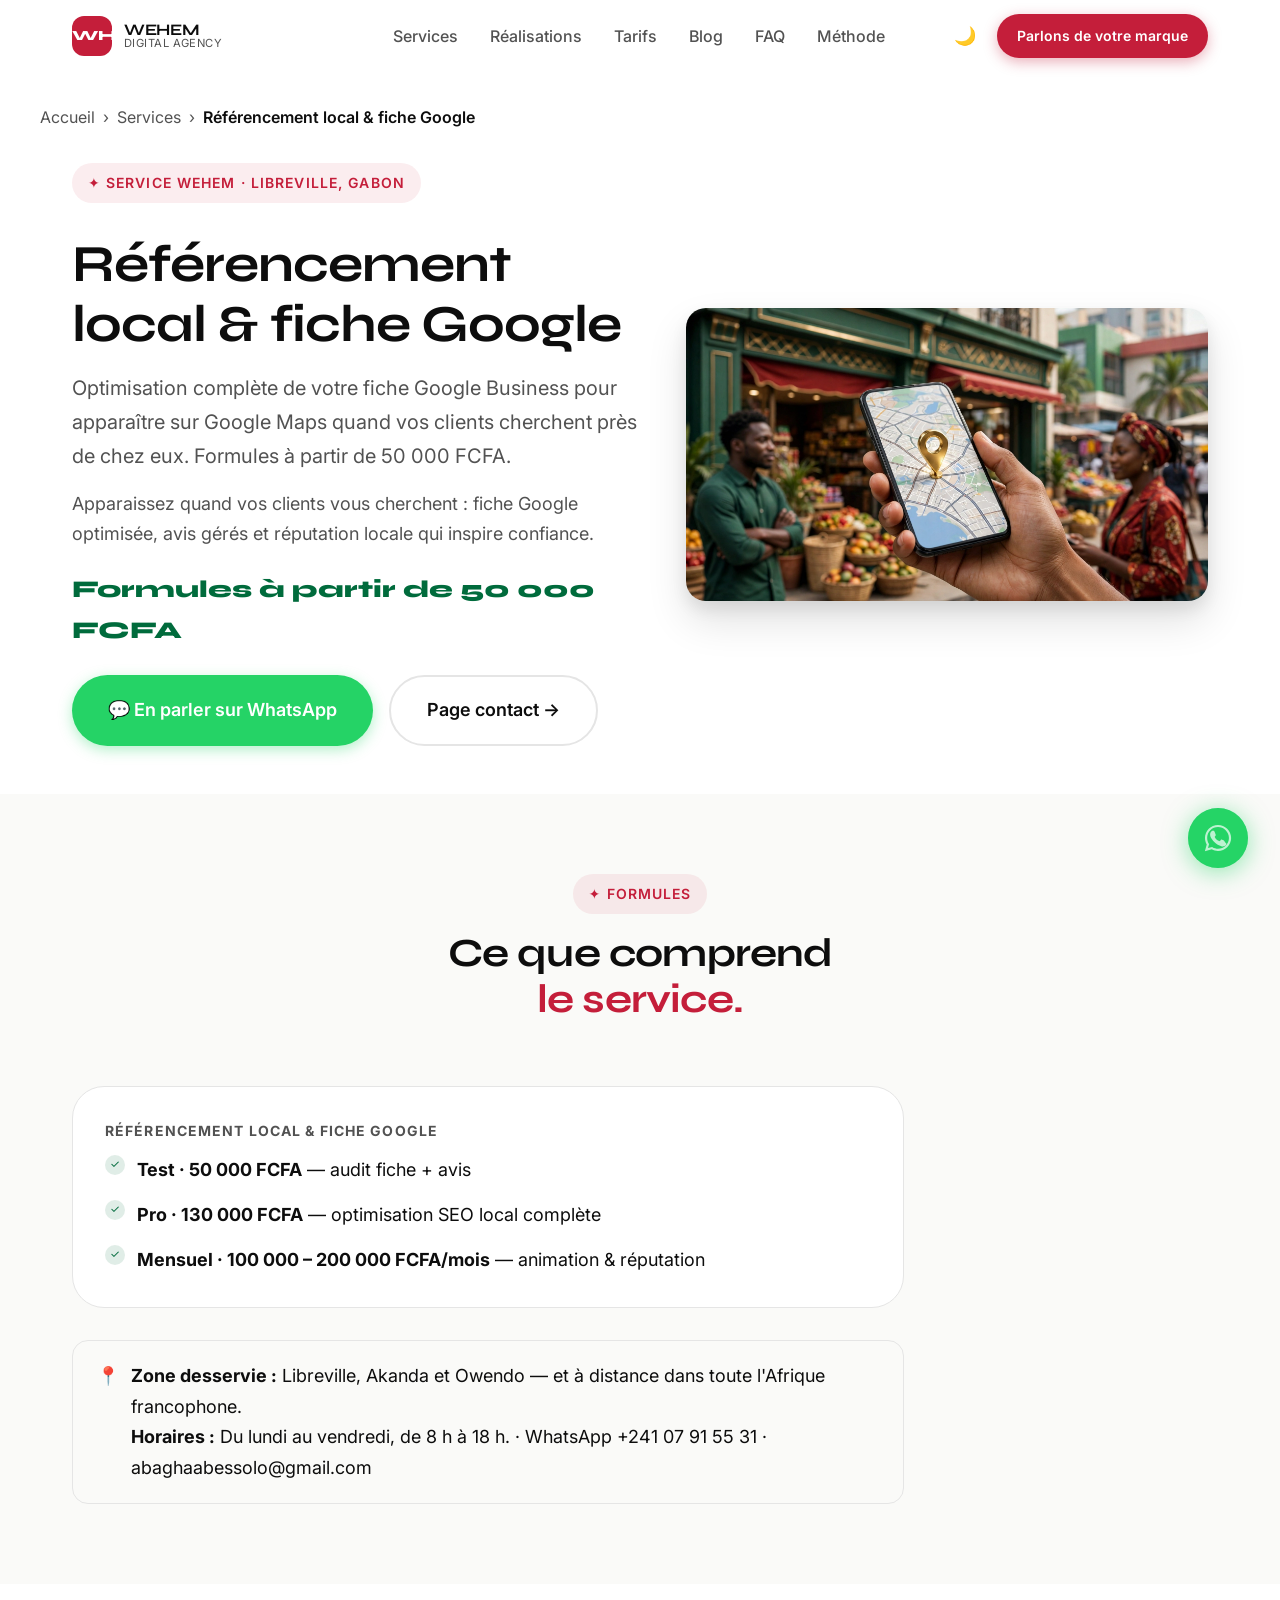
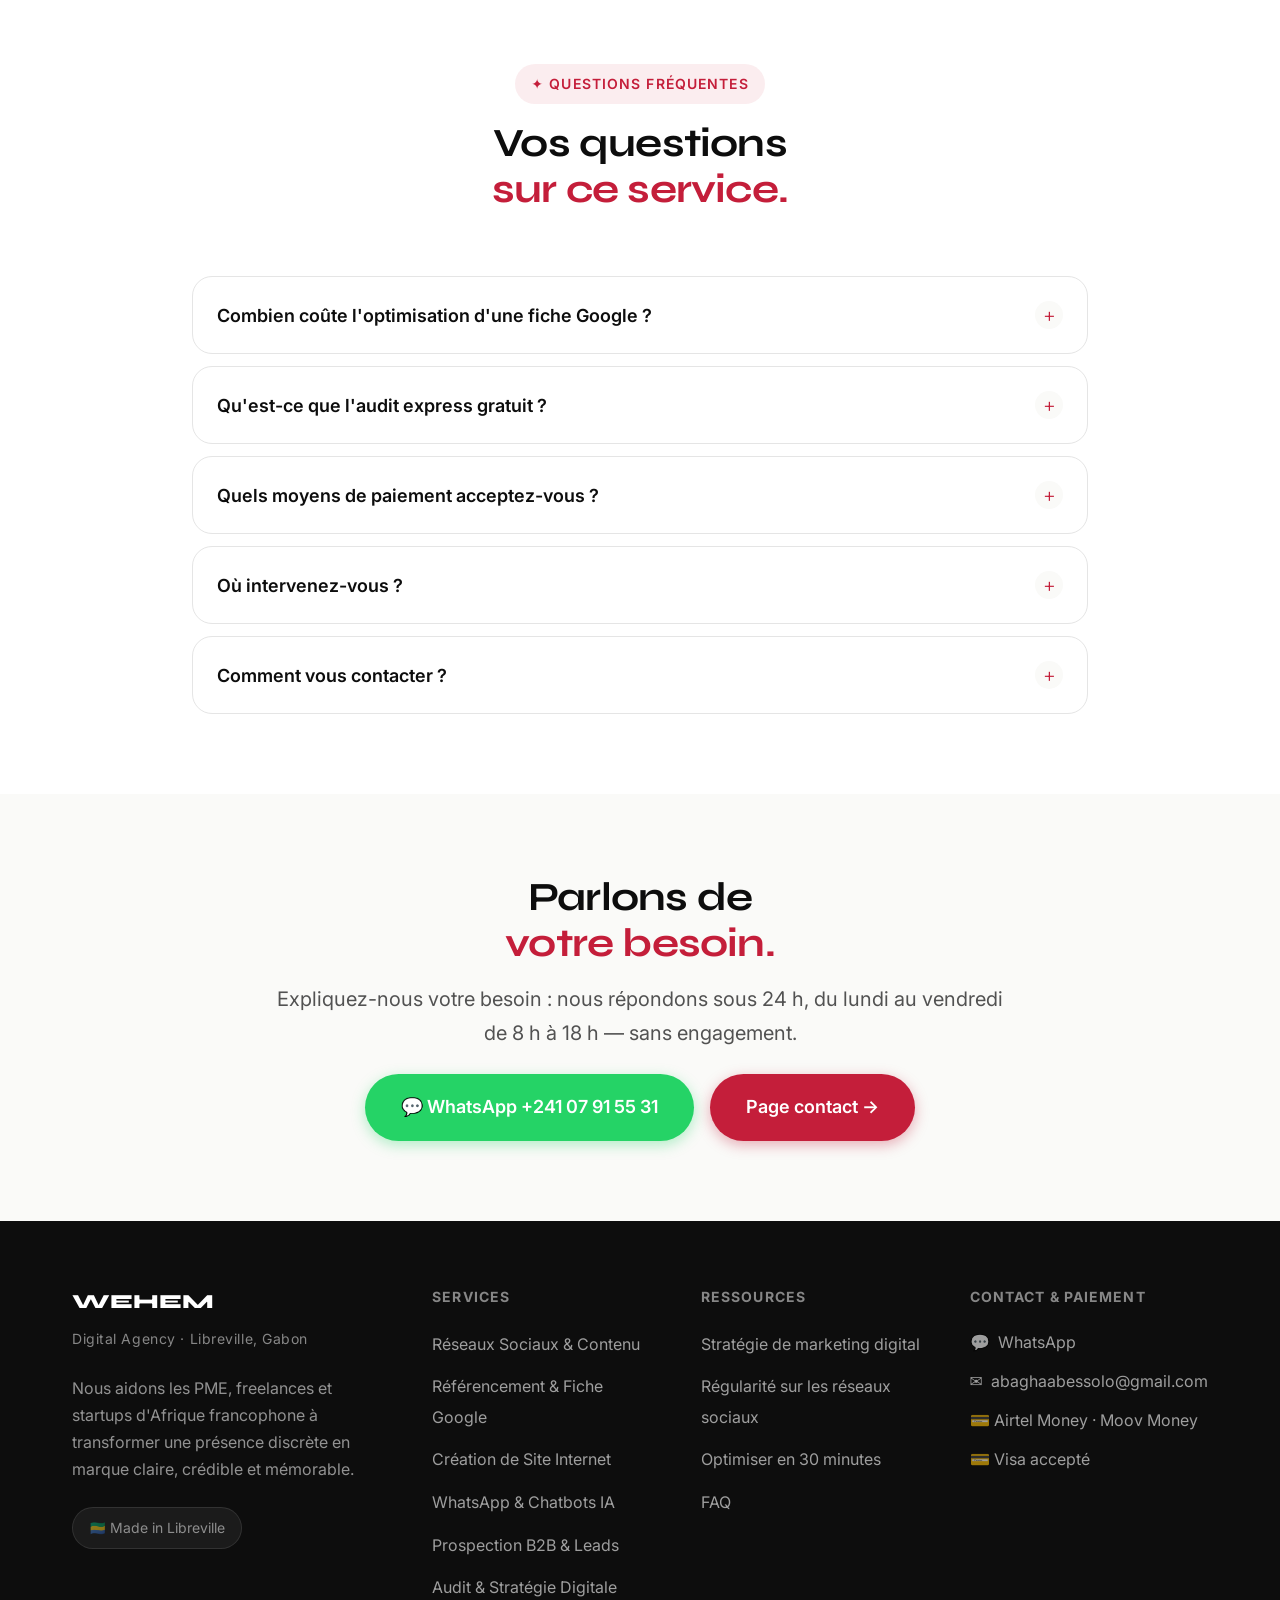
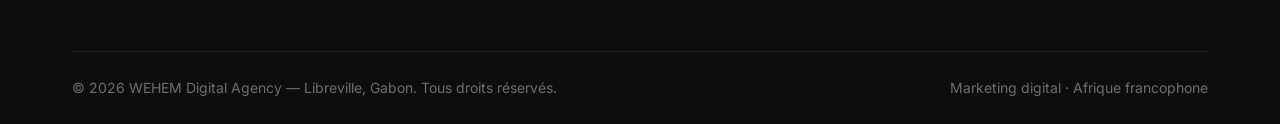
<file: services/referencement-local-fiche-google.html>
<!DOCTYPE html>
<html lang="fr" data-theme="light">
<head>
  <meta charset="UTF-8" />
  <meta name="viewport" content="width=device-width, initial-scale=1, viewport-fit=cover" />
  <meta name="color-scheme" content="light dark" />

  <!-- SEO -->
  <title>Référencement local &amp; fiche Google à Libreville — WEHEM Digital Agency</title>
  <meta name="description" content="Optimisation complète de votre fiche Google Business à Libreville, Gabon, pour apparaître sur Google Maps quand vos clients cherchent près de chez eux. Formules dès 50 000 FCFA." />
  <link rel="canonical" href="https://wehem-agency.github.io/services/referencement-local-fiche-google.html" />

  <!-- Open Graph -->
  <meta property="og:type" content="website" />
  <meta property="og:url" content="https://wehem-agency.github.io/services/referencement-local-fiche-google.html" />
  <meta property="og:title" content="Référencement local &amp; fiche Google à Libreville — WEHEM Digital Agency" />
  <meta property="og:description" content="Optimisation complète de votre fiche Google Business à Libreville, Gabon, pour apparaître sur Google Maps quand vos clients cherchent près de chez eux. Formules dès 50 000 FCFA." />
  <meta property="og:image" content="https://wehem-agency.github.io/images/service-google.png" />
  <meta property="og:locale" content="fr_FR" />
  <meta property="og:site_name" content="WEHEM Digital Agency" />

  <!-- Polices + feuille de style commune du site -->
  <link rel="preconnect" href="https://fonts.googleapis.com" />
  <link rel="preconnect" href="https://fonts.gstatic.com" crossorigin />
  <link href="https://fonts.googleapis.com/css2?family=Syne:wght@700;800&family=Inter:wght@400;500;600&display=swap" rel="stylesheet" />
  <link rel="stylesheet" href="../assets/css/main.css" />

  <!-- Styles spécifiques aux pages services -->
  <style>
    .breadcrumb { padding: 6.5rem 0 0; font-size: var(--fs-sm); color: var(--text-muted); }
    .breadcrumb ol { list-style: none; display: flex; flex-wrap: wrap; gap: .5rem; padding: 0; margin: 0; }
    .breadcrumb a { color: var(--text-muted); }
    .breadcrumb [aria-current] { color: var(--text-main); font-weight: 600; }
    .service-hero { padding: 2rem 0 3rem; }
    .service-hero__grid { display: grid; gap: 2.5rem; align-items: center; }
    .service-hero h1 { font-size: var(--fs-4xl); margin: 1rem 0; }
    .service-hero h1 em { color: var(--c-primary); font-style: normal; }
    .service-hero__intro { font-size: var(--fs-lg); color: var(--text-muted); max-width: 56ch; }
    .service-hero__price { font-family: var(--font-head); font-size: var(--fs-xl); font-weight: 800; color: var(--c-secondary); margin: 1.25rem 0; }
    .service-hero__img img { width: 100%; height: auto; border-radius: 1.25rem; box-shadow: var(--shadow-lg); display: block; }
    .service-hero__ctas { display: flex; flex-wrap: wrap; gap: 1rem; margin-top: 1.5rem; }
    .zone-line { display: flex; gap: .75rem; align-items: flex-start; background: var(--bg-alt); border: 1px solid var(--border); border-radius: 1rem; padding: 1.25rem 1.5rem; }
    .includes-list { list-style: none; padding: 0; margin: 0; display: grid; gap: .9rem; }
    .includes-list li { display: flex; gap: .75rem; align-items: flex-start; }
    .includes-list .pricing-card__feature-icon { flex-shrink: 0; }
    @media (min-width: 900px) { .service-hero__grid { grid-template-columns: 1.1fr 1fr; } }
  </style>

  <!-- Schema.org — Service + FAQ + fil d'Ariane -->
  <script type="application/ld+json">
{
  "@context": "https://schema.org",
  "@graph": [
    {
      "@type": "ProfessionalService",
      "name": "Référencement local & fiche Google",
      "description": "Optimisation complète de votre fiche Google Business pour apparaître sur Google Maps quand vos clients cherchent près de chez eux. Formules à partir de 50 000 FCFA.",
      "url": "https://wehem-agency.github.io/services/referencement-local-fiche-google.html",
      "provider": {
        "@type": "ProfessionalService",
        "@id": "https://wehem-agency.github.io/#wehem",
        "name": "WEHEM Digital Agency",
        "url": "https://wehem-agency.github.io/",
        "telephone": "+24177915531",
        "email": "abaghaabessolo@gmail.com"
      },
      "areaServed": [
        "Libreville",
        "Akanda",
        "Owendo",
        "Gabon"
      ],
      "offers": [
        {
          "@type": "Offer",
          "name": "Test — audit fiche + avis",
          "price": 50000,
          "priceCurrency": "XAF",
          "availability": "https://schema.org/InStock"
        },
        {
          "@type": "Offer",
          "name": "Pro — optimisation SEO local complète",
          "price": 130000,
          "priceCurrency": "XAF",
          "availability": "https://schema.org/InStock"
        },
        {
          "@type": "Offer",
          "name": "Mensuel — animation & réputation",
          "priceSpecification": {
            "@type": "PriceSpecification",
            "minPrice": 100000,
            "maxPrice": 200000,
            "priceCurrency": "XAF",
            "description": "par mois"
          }
        }
      ]
    },
    {
      "@type": "FAQPage",
      "mainEntity": [
        {
          "@type": "Question",
          "name": "Combien coûte l'optimisation d'une fiche Google ?",
          "acceptedAnswer": {
            "@type": "Answer",
            "text": "Les formules démarrent à 50 000 FCFA (Test : audit de la fiche et des avis). La formule Pro, optimisation SEO local complète, est à 130 000 FCFA. Le suivi mensuel (animation & réputation) va de 100 000 à 200 000 FCFA par mois."
          }
        },
        {
          "@type": "Question",
          "name": "Qu'est-ce que l'audit express gratuit ?",
          "acceptedAnswer": {
            "@type": "Answer",
            "text": "Un diagnostic rapide de votre fiche Google Business Profile ou de votre page Facebook. Envoyez le nom de votre établissement sur WhatsApp et nous vous disons précisément ce qui bloque votre visibilité — sans engagement, sans frais."
          }
        },
        {
          "@type": "Question",
          "name": "Quels moyens de paiement acceptez-vous ?",
          "acceptedAnswer": {
            "@type": "Answer",
            "text": "Airtel Money, Moov Money et Visa."
          }
        },
        {
          "@type": "Question",
          "name": "Où intervenez-vous ?",
          "acceptedAnswer": {
            "@type": "Answer",
            "text": "À Libreville, Akanda et Owendo, et à distance dans toute l'Afrique francophone. Nous sommes joignables du lundi au vendredi, de 8 h à 18 h."
          }
        },
        {
          "@type": "Question",
          "name": "Comment vous contacter ?",
          "acceptedAnswer": {
            "@type": "Answer",
            "text": "Sur WhatsApp au +241 07 91 55 31, par e-mail à abaghaabessolo@gmail.com ou via la page contact du site. Réponse sous 24 h."
          }
        }
      ]
    },
    {
      "@type": "BreadcrumbList",
      "itemListElement": [
        {
          "@type": "ListItem",
          "position": 1,
          "name": "Accueil",
          "item": "https://wehem-agency.github.io/"
        },
        {
          "@type": "ListItem",
          "position": 2,
          "name": "Services",
          "item": "https://wehem-agency.github.io/#services"
        },
        {
          "@type": "ListItem",
          "position": 3,
          "name": "Référencement local & fiche Google",
          "item": "https://wehem-agency.github.io/services/referencement-local-fiche-google.html"
        }
      ]
    }
  ]
}
  </script>
<!-- Google Tag Manager -->
<script>(function(w,d,s,l,i){w[l]=w[l]||[];w[l].push({'gtm.start':
new Date().getTime(),event:'gtm.js'});var f=d.getElementsByTagName(s)[0],
j=d.createElement(s),dl=l!='dataLayer'?'&l='+l:'';j.async=true;j.src=
'https://www.googletagmanager.com/gtm.js?id='+i+dl;f.parentNode.insertBefore(j,f);
})(window,document,'script','dataLayer','GTM-KTLL7LPB');</script>
<!-- End Google Tag Manager -->
</head>
<body>
<!-- Google Tag Manager (noscript) -->
<noscript><iframe src="https://www.googletagmanager.com/ns.html?id=GTM-KTLL7LPB"
height="0" width="0" style="display:none;visibility:hidden"></iframe></noscript>
<!-- End Google Tag Manager (noscript) -->

  <a href="#main" class="skip-link">Aller au contenu principal</a>

  <nav class="nav" role="navigation" aria-label="Navigation principale">
    <div class="nav__inner">

      <a href="../index.html" class="nav__logo" aria-label="WEHEM Digital Agency — Accueil">
        <div class="nav__logo-mark" aria-hidden="true">WHM</div>
        <div class="nav__logo-text">
          <span class="nav__logo-name">WEHEM</span>
          <span class="nav__logo-tagline">Digital Agency</span>
        </div>
      </a>

      <ul class="nav__links" role="list">
        <li><a href="../index.html#services" class="nav__link">Services</a></li>
        <li><a href="../index.html#realisations" class="nav__link">Réalisations</a></li>
        <li><a href="../index.html#tarifs" class="nav__link">Tarifs</a></li>
        <li><a href="../index.html#blog" class="nav__link">Blog</a></li>
        <li><a href="../index.html#faq" class="nav__link">FAQ</a></li>
        <li><a href="../index.html#methode" class="nav__link">Méthode</a></li>
      </ul>

      <div class="nav__actions">
        <button class="nav__theme-toggle" aria-label="Mode sombre" title="Changer de thème">🌙</button>
        <a href="../contact.html" class="btn btn--primary btn--sm">Parlons de votre marque</a>
      </div>

      <button class="nav__burger" aria-label="Menu" aria-expanded="false" aria-controls="mobile-menu">
        <span></span><span></span><span></span>
      </button>
    </div>
  </nav>

  <div class="nav__mobile" id="mobile-menu" role="dialog" aria-label="Menu mobile">
    <a href="../index.html#services" class="nav__mobile-link">Services <span>→</span></a>
    <a href="../index.html#realisations" class="nav__mobile-link">Réalisations <span>→</span></a>
    <a href="../index.html#tarifs" class="nav__mobile-link">Tarifs <span>→</span></a>
    <a href="../index.html#blog" class="nav__mobile-link">Blog <span>→</span></a>
    <a href="../index.html#faq" class="nav__mobile-link">FAQ <span>→</span></a>
    <a href="../index.html#methode" class="nav__mobile-link">Méthode <span>→</span></a>
    <div style="margin-top:1rem">
      <a href="../contact.html" class="btn btn--primary" style="width:100%;justify-content:center">Parlons de votre marque</a>
    </div>
    <div style="margin-top:1rem">
      <a href="https://wa.me/c/24107915531" class="btn btn--whatsapp" style="width:100%;justify-content:center">💬 WhatsApp direct</a>
    </div>
  </div>

  <main id="main">

    <!-- Fil d'Ariane -->
    <nav class="breadcrumb container" aria-label="Fil d'Ariane">
      <ol>
        <li><a href="../index.html">Accueil</a></li>
        <li aria-hidden="true">›</li>
        <li><a href="../index.html#services">Services</a></li>
        <li aria-hidden="true">›</li>
        <li aria-current="page">Référencement local &amp; fiche Google</li>
      </ol>
    </nav>

    <!-- En-tête du service -->
    <section class="service-hero" aria-labelledby="service-title">
      <div class="container service-hero__grid">
        <div>
          <div class="section__tag" aria-hidden="true">✦ Service WEHEM · Libreville, Gabon</div>
          <h1 id="service-title">Référencement local &amp; fiche Google</h1>
          <p class="service-hero__intro">Optimisation complète de votre fiche Google Business pour apparaître sur Google Maps quand vos clients cherchent près de chez eux. Formules à partir de 50 000 FCFA.</p>
          <p style="color:var(--text-muted);margin-top:1rem">Apparaissez quand vos clients vous cherchent : fiche Google optimisée, avis gérés et réputation locale qui inspire confiance.</p>
          <div class="service-hero__price">Formules à partir de 50 000 FCFA</div>
          <div class="service-hero__ctas">
            <a href="https://wa.me/c/24107915531" class="btn btn--whatsapp btn--lg" target="_blank" rel="noopener noreferrer">💬 En parler sur WhatsApp</a>
            <a href="../contact.html" class="btn btn--outline btn--lg">Page contact →</a>
          </div>
        </div>
        <div class="service-hero__img">
          <img src="../images/service-google.png" alt="Référencement local Google Maps et fiche GBP optimisée par WEHEM" width="800" height="450" loading="eager" />
        </div>
      </div>
    </section>

    <!-- Ce que comprend le service -->
    <section class="section section--alt" aria-labelledby="includes-title">
      <div class="container">
        <div class="section__header">
          <div class="section__tag" aria-hidden="true">✦ Formules</div>
          <h2 class="section__title reveal" id="includes-title">Ce que comprend<br/><em>le service.</em></h2>
        </div>
        <div class="pricing-card reveal" style="max-width:52rem">
          <div class="pricing-card__name">Référencement local &amp; fiche Google</div>
          <ul class="includes-list">
              <li>
                <div class="pricing-card__feature-icon" aria-hidden="true">✓</div>
                <span><strong>Test · 50 000 FCFA</strong> — audit fiche + avis</span>
              </li>
              <li>
                <div class="pricing-card__feature-icon" aria-hidden="true">✓</div>
                <span><strong>Pro · 130 000 FCFA</strong> — optimisation SEO local complète</span>
              </li>
              <li>
                <div class="pricing-card__feature-icon" aria-hidden="true">✓</div>
                <span><strong>Mensuel · 100 000 – 200 000 FCFA/mois</strong> — animation &amp; réputation</span>
              </li>
          </ul>
        </div>

        <div class="zone-line reveal" style="margin-top:2rem;max-width:52rem">
          <span aria-hidden="true">📍</span>
          <p style="margin:0"><strong>Zone desservie :</strong> Libreville, Akanda et Owendo — et à distance dans toute l'Afrique francophone.<br/>
          <strong>Horaires :</strong> Du lundi au vendredi, de 8 h à 18 h. · WhatsApp +241 07 91 55 31 · abaghaabessolo@gmail.com</p>
        </div>
      </div>
    </section>

    <!-- FAQ du service -->
    <section class="section" aria-labelledby="faq-title">
      <div class="container">
        <div class="section__header">
          <div class="section__tag" aria-hidden="true">✦ Questions fréquentes</div>
          <h2 class="section__title reveal" id="faq-title">Vos questions<br/><em>sur ce service.</em></h2>
        </div>
        <div class="faq__list">
          <div class="faq-item reveal">
            <button class="faq-item__trigger" aria-expanded="false">
              Combien coûte l'optimisation d'une fiche Google ?
              <span class="faq-item__icon" aria-hidden="true">+</span>
            </button>
            <div class="faq-item__body" role="region">
              <div class="faq-item__inner">
                <div class="faq-item__content">Les formules démarrent à 50 000 FCFA (Test : audit de la fiche et des avis). La formule Pro, optimisation SEO local complète, est à 130 000 FCFA. Le suivi mensuel (animation &amp; réputation) va de 100 000 à 200 000 FCFA par mois.</div>
              </div>
            </div>
          </div>
          <div class="faq-item reveal">
            <button class="faq-item__trigger" aria-expanded="false">
              Qu'est-ce que l'audit express gratuit ?
              <span class="faq-item__icon" aria-hidden="true">+</span>
            </button>
            <div class="faq-item__body" role="region">
              <div class="faq-item__inner">
                <div class="faq-item__content">Un diagnostic rapide de votre fiche Google Business Profile ou de votre page Facebook. Envoyez le nom de votre établissement sur WhatsApp et nous vous disons précisément ce qui bloque votre visibilité — sans engagement, sans frais.</div>
              </div>
            </div>
          </div>
          <div class="faq-item reveal">
            <button class="faq-item__trigger" aria-expanded="false">
              Quels moyens de paiement acceptez-vous ?
              <span class="faq-item__icon" aria-hidden="true">+</span>
            </button>
            <div class="faq-item__body" role="region">
              <div class="faq-item__inner">
                <div class="faq-item__content">Airtel Money, Moov Money et Visa.</div>
              </div>
            </div>
          </div>
          <div class="faq-item reveal">
            <button class="faq-item__trigger" aria-expanded="false">
              Où intervenez-vous ?
              <span class="faq-item__icon" aria-hidden="true">+</span>
            </button>
            <div class="faq-item__body" role="region">
              <div class="faq-item__inner">
                <div class="faq-item__content">À Libreville, Akanda et Owendo, et à distance dans toute l'Afrique francophone. Nous sommes joignables du lundi au vendredi, de 8 h à 18 h.</div>
              </div>
            </div>
          </div>
          <div class="faq-item reveal">
            <button class="faq-item__trigger" aria-expanded="false">
              Comment vous contacter ?
              <span class="faq-item__icon" aria-hidden="true">+</span>
            </button>
            <div class="faq-item__body" role="region">
              <div class="faq-item__inner">
                <div class="faq-item__content">Sur WhatsApp au +241 07 91 55 31, par e-mail à abaghaabessolo@gmail.com ou via la page contact du site. Réponse sous 24 h.</div>
              </div>
            </div>
          </div>
        </div>
      </div>
    </section>

    <!-- Appel à l'action -->
    <section class="section section--alt" aria-labelledby="cta-title">
      <div class="container" style="text-align:center">
        <h2 class="section__title reveal" id="cta-title">Parlons de<br/><em>votre besoin.</em></h2>
        <p class="section__subtitle reveal" style="margin-left:auto;margin-right:auto">
          Expliquez-nous votre besoin : nous répondons sous 24 h, du lundi au vendredi de 8 h à 18 h — sans engagement.
        </p>
        <div class="service-hero__ctas reveal" style="justify-content:center">
          <a href="https://wa.me/c/24107915531" class="btn btn--whatsapp btn--lg" target="_blank" rel="noopener noreferrer">💬 WhatsApp +241 07 91 55 31</a>
          <a href="../contact.html" class="btn btn--primary btn--lg">Page contact →</a>
        </div>
      </div>
    </section>

  </main>

  <footer class="footer" role="contentinfo">
    <div class="container">
      <div class="footer__top">

        <div>
          <div class="footer__brand-name">WEHEM</div>
          <div class="footer__brand-tagline">Digital Agency · Libreville, Gabon</div>
          <p class="footer__brand-desc">
            Nous aidons les PME, freelances et startups d'Afrique francophone à transformer une présence discrète en marque claire, crédible et mémorable.
          </p>
          <div class="footer__badge">🇬🇦 Made in Libreville</div>
        </div>

        <div>
          <div class="footer__col-title">Services</div>
          <ul class="footer__links">
            <li><a href="reseaux-sociaux-contenu.html" class="footer__link">Réseaux Sociaux & Contenu</a></li>
            <li><a href="referencement-local-fiche-google.html" class="footer__link">Référencement & Fiche Google</a></li>
            <li><a href="creation-site-internet.html" class="footer__link">Création de Site Internet</a></li>
            <li><a href="whatsapp-chatbots-ia.html" class="footer__link">WhatsApp & Chatbots IA</a></li>
            <li><a href="prospection-b2b-leads.html" class="footer__link">Prospection B2B & Leads</a></li>
            <li><a href="audit-strategie-digitale.html" class="footer__link">Audit & Stratégie Digitale</a></li>
          </ul>
        </div>

        <div>
          <div class="footer__col-title">Ressources</div>
          <ul class="footer__links">
            <li><a href="../index.html#blog" class="footer__link">Stratégie de marketing digital</a></li>
            <li><a href="../index.html#blog" class="footer__link">Régularité sur les réseaux sociaux</a></li>
            <li><a href="../index.html#blog" class="footer__link">Optimiser en 30 minutes</a></li>
            <li><a href="../index.html#faq" class="footer__link">FAQ</a></li>
          </ul>
        </div>

        <div>
          <div class="footer__col-title">Contact & Paiement</div>
          <div class="footer__payments">
            <div class="footer__payment-item">💬 <a href="https://wa.me/c/24107915531" class="footer__link">WhatsApp</a></div>
            <div class="footer__payment-item">✉️ <a href="mailto:abaghaabessolo@gmail.com" class="footer__link">abaghaabessolo@gmail.com</a></div>
            <div class="footer__payment-item">💳 Airtel Money · Moov Money</div>
            <div class="footer__payment-item">💳 Visa accepté</div>
          </div>
        </div>

      </div>

      <div class="footer__bottom">
        <span>© 2026 WEHEM Digital Agency — Libreville, Gabon. Tous droits réservés.</span>
        <span>Marketing digital · Afrique francophone</span>
      </div>
    </div>
  </footer>

  <!-- WhatsApp sticky -->
  <a href="https://wa.me/c/24107915531" class="wa-sticky" aria-label="Nous écrire sur WhatsApp" title="Discuter sur WhatsApp" target="_blank" rel="noopener noreferrer">
    <svg viewBox="0 0 448 512" width="30" height="30" fill="currentColor" aria-hidden="true"><path d="M380.9 97.1C339 55.1 283.2 32 223.9 32c-122.4 0-222 99.6-222 222 0 39.1 10.2 77.3 29.6 111L0 480l117.7-30.9c32.4 17.7 68.9 27 106.1 27h.1c122.3 0 224.1-99.6 224.1-222 0-59.3-25.2-115-67.1-157zm-157 341.6c-33.2 0-65.7-8.9-94-25.7l-6.7-4-69.8 18.3L72 359.2l-4.4-7c-18.5-29.4-28.2-63.3-28.2-98.2 0-101.7 82.8-184.5 184.6-184.5 49.3 0 95.6 19.2 130.4 54.1 34.8 34.9 56.2 81.2 56.1 130.5 0 101.8-84.9 184.6-186.6 184.6zm101.2-138.2c-5.5-2.8-32.8-16.2-37.9-18-5.1-1.9-8.8-2.8-12.5 2.8-3.7 5.6-14.3 18-17.6 21.8-3.2 3.7-6.5 4.2-12 1.4-32.6-16.3-54-29.1-75.5-66-5.7-9.8 5.7-9.1 16.3-32.3 1.8-3.9.9-7.2-.6-10-1.8-3.1-16.3-39.3-22.3-54.1-5.9-14.1-11.9-12.2-16.3-12.4-4.2-.2-9-.3-13.7-.3-4.7 0-12.5 1.8-19 8.8-6.5 7-24.8 24.2-24.8 59 0 34.8 25.4 68.4 28.9 73.1 3.5 4.7 49.9 76.2 121 106.8 16.9 7.3 30.1 11.7 40.4 15 17 5.3 32.4 4.6 44.6 2.8 13.6-2 32.8-13.4 37.4-26.4 4.6-13 4.6-24.1 3.2-26.4-1.3-2.3-5-3.6-10.5-6.4z"/></svg>
  </a>

  <script src="../assets/js/app.js" defer></script>

</body>
</html>
</file>
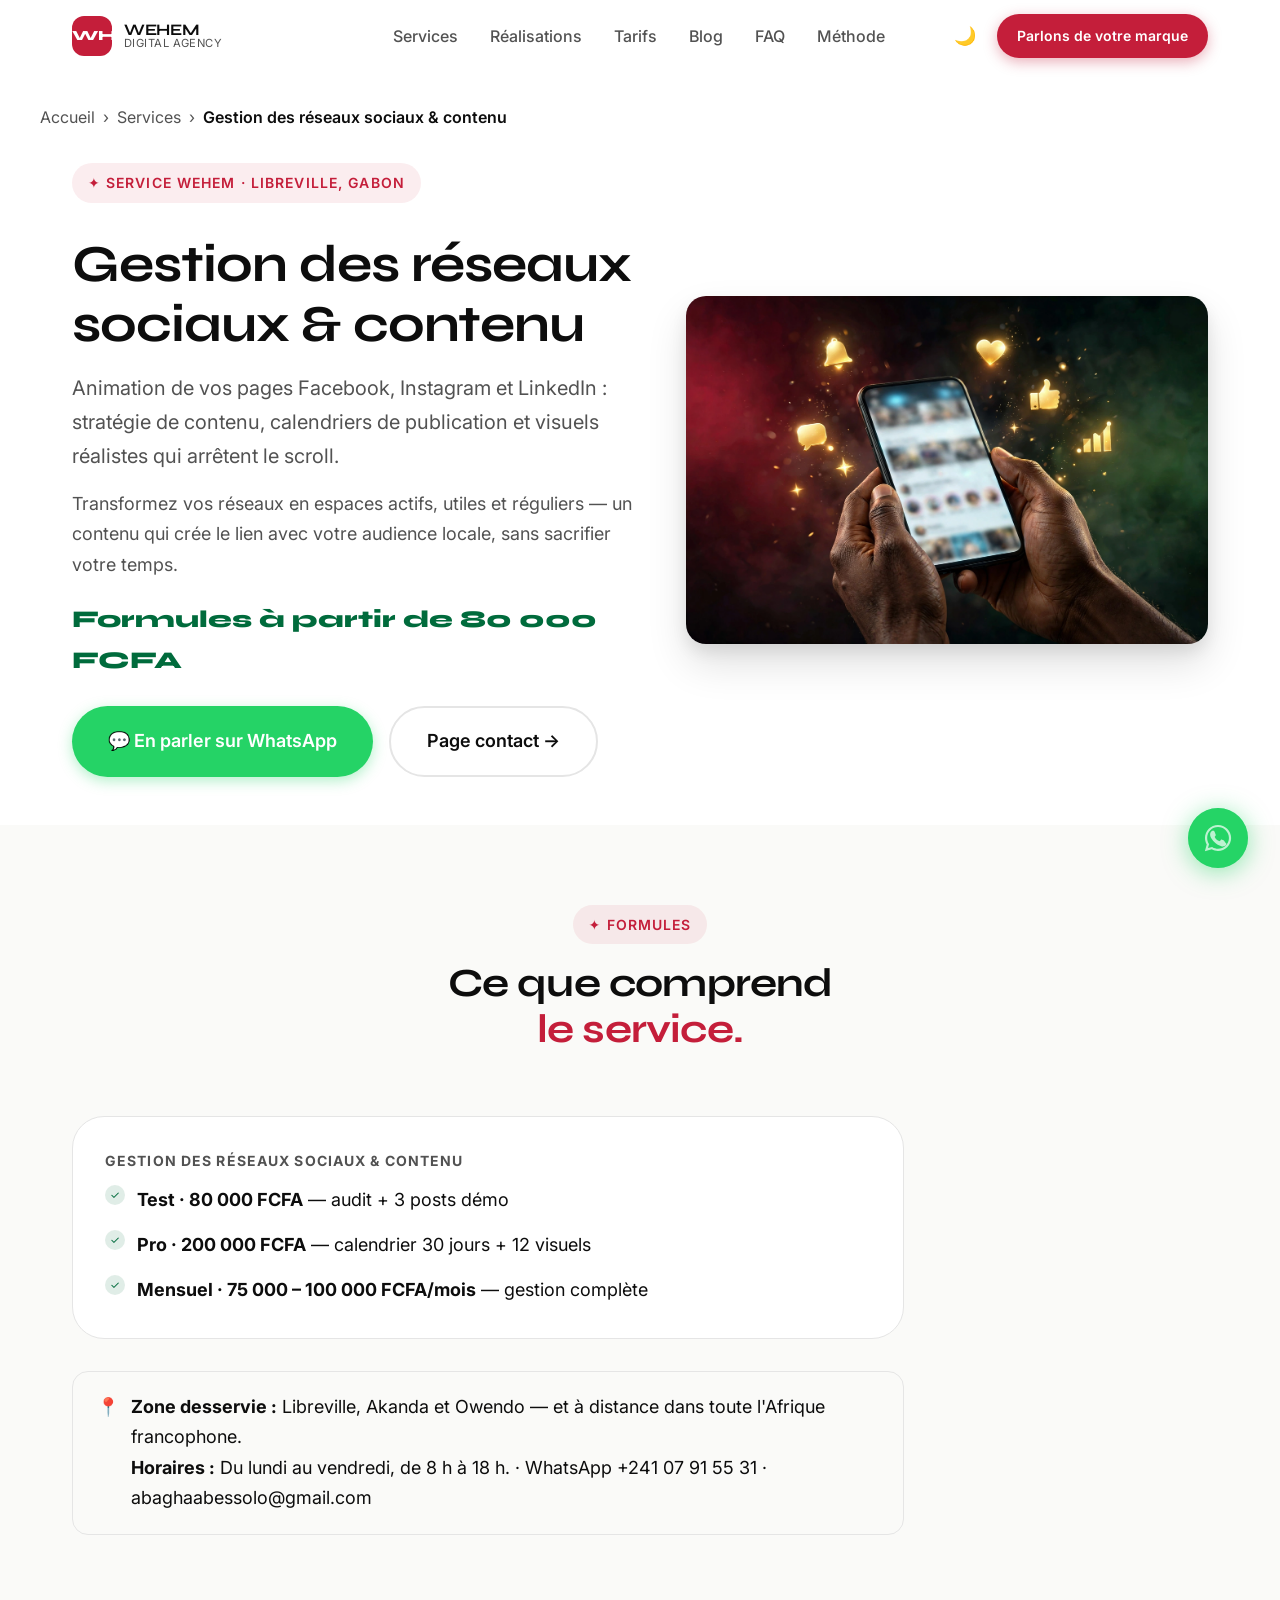
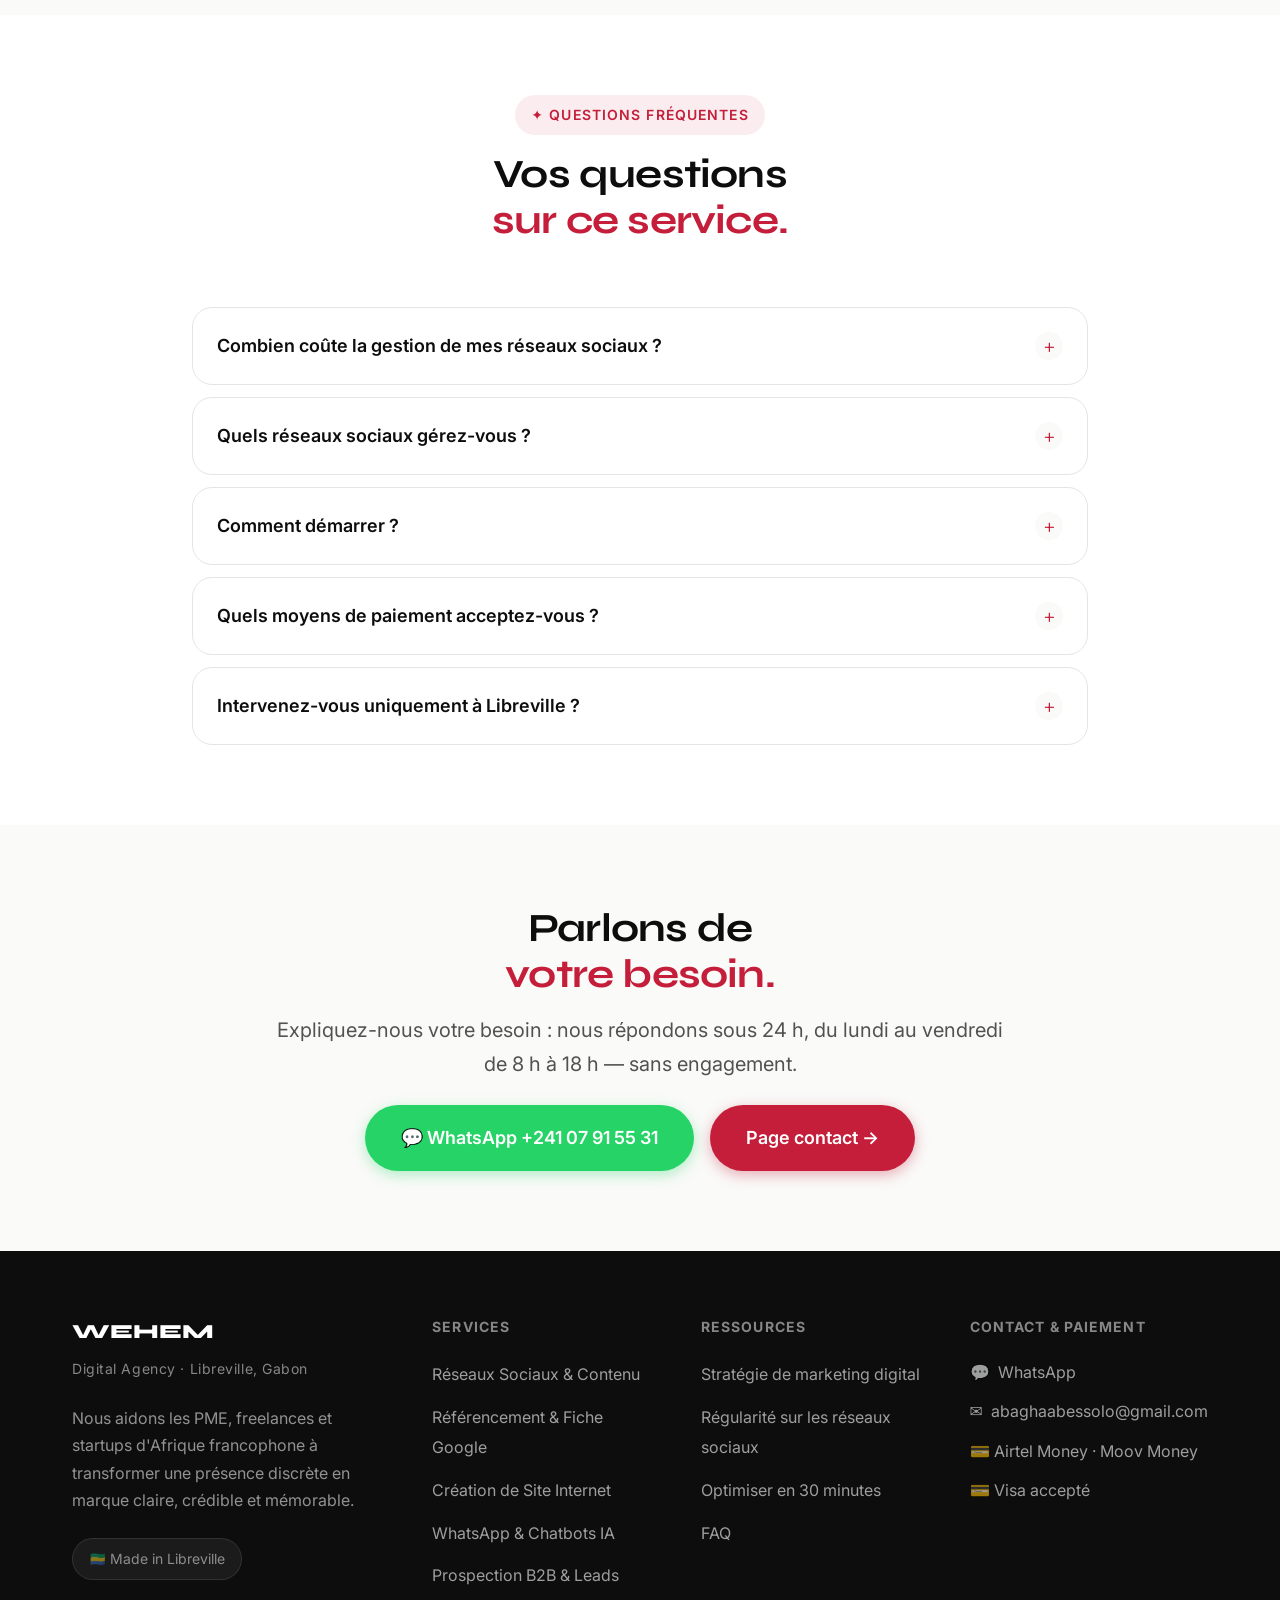
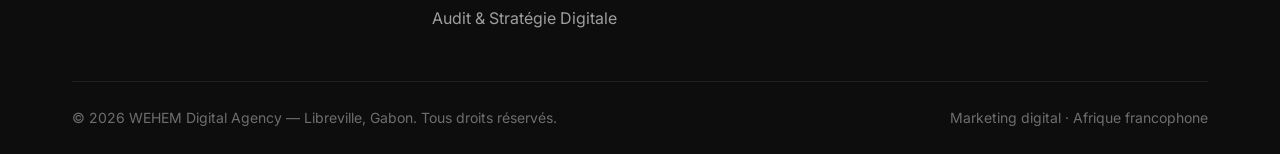
<file: services/reseaux-sociaux-contenu.html>
<!DOCTYPE html>
<html lang="fr" data-theme="light">
<head>
  <meta charset="UTF-8" />
  <meta name="viewport" content="width=device-width, initial-scale=1, viewport-fit=cover" />
  <meta name="color-scheme" content="light dark" />

  <!-- SEO -->
  <title>Gestion des réseaux sociaux &amp; contenu à Libreville — WEHEM Digital Agency</title>
  <meta name="description" content="Animation de vos pages Facebook, Instagram et LinkedIn à Libreville, Gabon : stratégie de contenu, calendriers de publication et visuels réalistes. Formules dès 80 000 FCFA." />
  <link rel="canonical" href="https://wehem-agency.github.io/services/reseaux-sociaux-contenu.html" />

  <!-- Open Graph -->
  <meta property="og:type" content="website" />
  <meta property="og:url" content="https://wehem-agency.github.io/services/reseaux-sociaux-contenu.html" />
  <meta property="og:title" content="Gestion des réseaux sociaux &amp; contenu à Libreville — WEHEM Digital Agency" />
  <meta property="og:description" content="Animation de vos pages Facebook, Instagram et LinkedIn à Libreville, Gabon : stratégie de contenu, calendriers de publication et visuels réalistes. Formules dès 80 000 FCFA." />
  <meta property="og:image" content="https://wehem-agency.github.io/images/service-facebook.png" />
  <meta property="og:locale" content="fr_FR" />
  <meta property="og:site_name" content="WEHEM Digital Agency" />

  <!-- Polices + feuille de style commune du site -->
  <link rel="preconnect" href="https://fonts.googleapis.com" />
  <link rel="preconnect" href="https://fonts.gstatic.com" crossorigin />
  <link href="https://fonts.googleapis.com/css2?family=Syne:wght@700;800&family=Inter:wght@400;500;600&display=swap" rel="stylesheet" />
  <link rel="stylesheet" href="../assets/css/main.css" />

  <!-- Styles spécifiques aux pages services -->
  <style>
    .breadcrumb { padding: 6.5rem 0 0; font-size: var(--fs-sm); color: var(--text-muted); }
    .breadcrumb ol { list-style: none; display: flex; flex-wrap: wrap; gap: .5rem; padding: 0; margin: 0; }
    .breadcrumb a { color: var(--text-muted); }
    .breadcrumb [aria-current] { color: var(--text-main); font-weight: 600; }
    .service-hero { padding: 2rem 0 3rem; }
    .service-hero__grid { display: grid; gap: 2.5rem; align-items: center; }
    .service-hero h1 { font-size: var(--fs-4xl); margin: 1rem 0; }
    .service-hero h1 em { color: var(--c-primary); font-style: normal; }
    .service-hero__intro { font-size: var(--fs-lg); color: var(--text-muted); max-width: 56ch; }
    .service-hero__price { font-family: var(--font-head); font-size: var(--fs-xl); font-weight: 800; color: var(--c-secondary); margin: 1.25rem 0; }
    .service-hero__img img { width: 100%; height: auto; border-radius: 1.25rem; box-shadow: var(--shadow-lg); display: block; }
    .service-hero__ctas { display: flex; flex-wrap: wrap; gap: 1rem; margin-top: 1.5rem; }
    .zone-line { display: flex; gap: .75rem; align-items: flex-start; background: var(--bg-alt); border: 1px solid var(--border); border-radius: 1rem; padding: 1.25rem 1.5rem; }
    .includes-list { list-style: none; padding: 0; margin: 0; display: grid; gap: .9rem; }
    .includes-list li { display: flex; gap: .75rem; align-items: flex-start; }
    .includes-list .pricing-card__feature-icon { flex-shrink: 0; }
    @media (min-width: 900px) { .service-hero__grid { grid-template-columns: 1.1fr 1fr; } }
  </style>

  <!-- Schema.org — Service + FAQ + fil d'Ariane -->
  <script type="application/ld+json">
{
  "@context": "https://schema.org",
  "@graph": [
    {
      "@type": "ProfessionalService",
      "name": "Gestion des réseaux sociaux & contenu",
      "description": "Animation de vos pages Facebook, Instagram et LinkedIn : stratégie de contenu, calendriers de publication et visuels réalistes qui arrêtent le scroll.",
      "url": "https://wehem-agency.github.io/services/reseaux-sociaux-contenu.html",
      "provider": {
        "@type": "ProfessionalService",
        "@id": "https://wehem-agency.github.io/#wehem",
        "name": "WEHEM Digital Agency",
        "url": "https://wehem-agency.github.io/",
        "telephone": "+24177915531",
        "email": "abaghaabessolo@gmail.com"
      },
      "areaServed": [
        "Libreville",
        "Akanda",
        "Owendo",
        "Gabon"
      ],
      "offers": [
        {
          "@type": "Offer",
          "name": "Test — audit + 3 posts démo",
          "price": 80000,
          "priceCurrency": "XAF",
          "availability": "https://schema.org/InStock"
        },
        {
          "@type": "Offer",
          "name": "Pro — calendrier 30 jours + 12 visuels",
          "price": 200000,
          "priceCurrency": "XAF",
          "availability": "https://schema.org/InStock"
        },
        {
          "@type": "Offer",
          "name": "Mensuel — gestion complète",
          "priceSpecification": {
            "@type": "PriceSpecification",
            "minPrice": 75000,
            "maxPrice": 100000,
            "priceCurrency": "XAF",
            "description": "par mois"
          }
        }
      ]
    },
    {
      "@type": "FAQPage",
      "mainEntity": [
        {
          "@type": "Question",
          "name": "Combien coûte la gestion de mes réseaux sociaux ?",
          "acceptedAnswer": {
            "@type": "Answer",
            "text": "Les formules démarrent à 80 000 FCFA (Test : audit + 3 posts démo). La formule Pro est à 200 000 FCFA (calendrier 30 jours + 12 visuels) et la gestion mensuelle complète va de 75 000 à 100 000 FCFA par mois."
          }
        },
        {
          "@type": "Question",
          "name": "Quels réseaux sociaux gérez-vous ?",
          "acceptedAnswer": {
            "@type": "Answer",
            "text": "Nous animons vos pages Facebook, Instagram et LinkedIn : stratégie de contenu, calendriers de publication et visuels."
          }
        },
        {
          "@type": "Question",
          "name": "Comment démarrer ?",
          "acceptedAnswer": {
            "@type": "Answer",
            "text": "Écrivez-nous sur WhatsApp au +241 07 91 55 31 ou via la page contact. Nous répondons sous 24 h, puis nous convenons d'un échange pour cadrer votre besoin — sans engagement."
          }
        },
        {
          "@type": "Question",
          "name": "Quels moyens de paiement acceptez-vous ?",
          "acceptedAnswer": {
            "@type": "Answer",
            "text": "Airtel Money, Moov Money et Visa."
          }
        },
        {
          "@type": "Question",
          "name": "Intervenez-vous uniquement à Libreville ?",
          "acceptedAnswer": {
            "@type": "Answer",
            "text": "Nous sommes basés à Libreville et intervenons à Libreville, Akanda et Owendo, ainsi qu'à distance dans toute l'Afrique francophone."
          }
        }
      ]
    },
    {
      "@type": "BreadcrumbList",
      "itemListElement": [
        {
          "@type": "ListItem",
          "position": 1,
          "name": "Accueil",
          "item": "https://wehem-agency.github.io/"
        },
        {
          "@type": "ListItem",
          "position": 2,
          "name": "Services",
          "item": "https://wehem-agency.github.io/#services"
        },
        {
          "@type": "ListItem",
          "position": 3,
          "name": "Gestion des réseaux sociaux & contenu",
          "item": "https://wehem-agency.github.io/services/reseaux-sociaux-contenu.html"
        }
      ]
    }
  ]
}
  </script>
<!-- Google Tag Manager -->
<script>(function(w,d,s,l,i){w[l]=w[l]||[];w[l].push({'gtm.start':
new Date().getTime(),event:'gtm.js'});var f=d.getElementsByTagName(s)[0],
j=d.createElement(s),dl=l!='dataLayer'?'&l='+l:'';j.async=true;j.src=
'https://www.googletagmanager.com/gtm.js?id='+i+dl;f.parentNode.insertBefore(j,f);
})(window,document,'script','dataLayer','GTM-KTLL7LPB');</script>
<!-- End Google Tag Manager -->
</head>
<body>
<!-- Google Tag Manager (noscript) -->
<noscript><iframe src="https://www.googletagmanager.com/ns.html?id=GTM-KTLL7LPB"
height="0" width="0" style="display:none;visibility:hidden"></iframe></noscript>
<!-- End Google Tag Manager (noscript) -->

  <a href="#main" class="skip-link">Aller au contenu principal</a>

  <nav class="nav" role="navigation" aria-label="Navigation principale">
    <div class="nav__inner">

      <a href="../index.html" class="nav__logo" aria-label="WEHEM Digital Agency — Accueil">
        <div class="nav__logo-mark" aria-hidden="true">WHM</div>
        <div class="nav__logo-text">
          <span class="nav__logo-name">WEHEM</span>
          <span class="nav__logo-tagline">Digital Agency</span>
        </div>
      </a>

      <ul class="nav__links" role="list">
        <li><a href="../index.html#services" class="nav__link">Services</a></li>
        <li><a href="../index.html#realisations" class="nav__link">Réalisations</a></li>
        <li><a href="../index.html#tarifs" class="nav__link">Tarifs</a></li>
        <li><a href="../index.html#blog" class="nav__link">Blog</a></li>
        <li><a href="../index.html#faq" class="nav__link">FAQ</a></li>
        <li><a href="../index.html#methode" class="nav__link">Méthode</a></li>
      </ul>

      <div class="nav__actions">
        <button class="nav__theme-toggle" aria-label="Mode sombre" title="Changer de thème">🌙</button>
        <a href="../contact.html" class="btn btn--primary btn--sm">Parlons de votre marque</a>
      </div>

      <button class="nav__burger" aria-label="Menu" aria-expanded="false" aria-controls="mobile-menu">
        <span></span><span></span><span></span>
      </button>
    </div>
  </nav>

  <div class="nav__mobile" id="mobile-menu" role="dialog" aria-label="Menu mobile">
    <a href="../index.html#services" class="nav__mobile-link">Services <span>→</span></a>
    <a href="../index.html#realisations" class="nav__mobile-link">Réalisations <span>→</span></a>
    <a href="../index.html#tarifs" class="nav__mobile-link">Tarifs <span>→</span></a>
    <a href="../index.html#blog" class="nav__mobile-link">Blog <span>→</span></a>
    <a href="../index.html#faq" class="nav__mobile-link">FAQ <span>→</span></a>
    <a href="../index.html#methode" class="nav__mobile-link">Méthode <span>→</span></a>
    <div style="margin-top:1rem">
      <a href="../contact.html" class="btn btn--primary" style="width:100%;justify-content:center">Parlons de votre marque</a>
    </div>
    <div style="margin-top:1rem">
      <a href="https://wa.me/c/24107915531" class="btn btn--whatsapp" style="width:100%;justify-content:center">💬 WhatsApp direct</a>
    </div>
  </div>

  <main id="main">

    <!-- Fil d'Ariane -->
    <nav class="breadcrumb container" aria-label="Fil d'Ariane">
      <ol>
        <li><a href="../index.html">Accueil</a></li>
        <li aria-hidden="true">›</li>
        <li><a href="../index.html#services">Services</a></li>
        <li aria-hidden="true">›</li>
        <li aria-current="page">Gestion des réseaux sociaux &amp; contenu</li>
      </ol>
    </nav>

    <!-- En-tête du service -->
    <section class="service-hero" aria-labelledby="service-title">
      <div class="container service-hero__grid">
        <div>
          <div class="section__tag" aria-hidden="true">✦ Service WEHEM · Libreville, Gabon</div>
          <h1 id="service-title">Gestion des réseaux sociaux &amp; contenu</h1>
          <p class="service-hero__intro">Animation de vos pages Facebook, Instagram et LinkedIn : stratégie de contenu, calendriers de publication et visuels réalistes qui arrêtent le scroll.</p>
          <p style="color:var(--text-muted);margin-top:1rem">Transformez vos réseaux en espaces actifs, utiles et réguliers — un contenu qui crée le lien avec votre audience locale, sans sacrifier votre temps.</p>
          <div class="service-hero__price">Formules à partir de 80 000 FCFA</div>
          <div class="service-hero__ctas">
            <a href="https://wa.me/c/24107915531" class="btn btn--whatsapp btn--lg" target="_blank" rel="noopener noreferrer">💬 En parler sur WhatsApp</a>
            <a href="../contact.html" class="btn btn--outline btn--lg">Page contact →</a>
          </div>
        </div>
        <div class="service-hero__img">
          <img src="../images/service-facebook.png" alt="Réseaux Sociaux et Contenu WEHEM" width="800" height="450" loading="eager" />
        </div>
      </div>
    </section>

    <!-- Ce que comprend le service -->
    <section class="section section--alt" aria-labelledby="includes-title">
      <div class="container">
        <div class="section__header">
          <div class="section__tag" aria-hidden="true">✦ Formules</div>
          <h2 class="section__title reveal" id="includes-title">Ce que comprend<br/><em>le service.</em></h2>
        </div>
        <div class="pricing-card reveal" style="max-width:52rem">
          <div class="pricing-card__name">Gestion des réseaux sociaux &amp; contenu</div>
          <ul class="includes-list">
              <li>
                <div class="pricing-card__feature-icon" aria-hidden="true">✓</div>
                <span><strong>Test · 80 000 FCFA</strong> — audit + 3 posts démo</span>
              </li>
              <li>
                <div class="pricing-card__feature-icon" aria-hidden="true">✓</div>
                <span><strong>Pro · 200 000 FCFA</strong> — calendrier 30 jours + 12 visuels</span>
              </li>
              <li>
                <div class="pricing-card__feature-icon" aria-hidden="true">✓</div>
                <span><strong>Mensuel · 75 000 – 100 000 FCFA/mois</strong> — gestion complète</span>
              </li>
          </ul>
        </div>

        <div class="zone-line reveal" style="margin-top:2rem;max-width:52rem">
          <span aria-hidden="true">📍</span>
          <p style="margin:0"><strong>Zone desservie :</strong> Libreville, Akanda et Owendo — et à distance dans toute l'Afrique francophone.<br/>
          <strong>Horaires :</strong> Du lundi au vendredi, de 8 h à 18 h. · WhatsApp +241 07 91 55 31 · abaghaabessolo@gmail.com</p>
        </div>
      </div>
    </section>

    <!-- FAQ du service -->
    <section class="section" aria-labelledby="faq-title">
      <div class="container">
        <div class="section__header">
          <div class="section__tag" aria-hidden="true">✦ Questions fréquentes</div>
          <h2 class="section__title reveal" id="faq-title">Vos questions<br/><em>sur ce service.</em></h2>
        </div>
        <div class="faq__list">
          <div class="faq-item reveal">
            <button class="faq-item__trigger" aria-expanded="false">
              Combien coûte la gestion de mes réseaux sociaux ?
              <span class="faq-item__icon" aria-hidden="true">+</span>
            </button>
            <div class="faq-item__body" role="region">
              <div class="faq-item__inner">
                <div class="faq-item__content">Les formules démarrent à 80 000 FCFA (Test : audit + 3 posts démo). La formule Pro est à 200 000 FCFA (calendrier 30 jours + 12 visuels) et la gestion mensuelle complète va de 75 000 à 100 000 FCFA par mois.</div>
              </div>
            </div>
          </div>
          <div class="faq-item reveal">
            <button class="faq-item__trigger" aria-expanded="false">
              Quels réseaux sociaux gérez-vous ?
              <span class="faq-item__icon" aria-hidden="true">+</span>
            </button>
            <div class="faq-item__body" role="region">
              <div class="faq-item__inner">
                <div class="faq-item__content">Nous animons vos pages Facebook, Instagram et LinkedIn : stratégie de contenu, calendriers de publication et visuels.</div>
              </div>
            </div>
          </div>
          <div class="faq-item reveal">
            <button class="faq-item__trigger" aria-expanded="false">
              Comment démarrer ?
              <span class="faq-item__icon" aria-hidden="true">+</span>
            </button>
            <div class="faq-item__body" role="region">
              <div class="faq-item__inner">
                <div class="faq-item__content">Écrivez-nous sur WhatsApp au +241 07 91 55 31 ou via la page contact. Nous répondons sous 24 h, puis nous convenons d'un échange pour cadrer votre besoin — sans engagement.</div>
              </div>
            </div>
          </div>
          <div class="faq-item reveal">
            <button class="faq-item__trigger" aria-expanded="false">
              Quels moyens de paiement acceptez-vous ?
              <span class="faq-item__icon" aria-hidden="true">+</span>
            </button>
            <div class="faq-item__body" role="region">
              <div class="faq-item__inner">
                <div class="faq-item__content">Airtel Money, Moov Money et Visa.</div>
              </div>
            </div>
          </div>
          <div class="faq-item reveal">
            <button class="faq-item__trigger" aria-expanded="false">
              Intervenez-vous uniquement à Libreville ?
              <span class="faq-item__icon" aria-hidden="true">+</span>
            </button>
            <div class="faq-item__body" role="region">
              <div class="faq-item__inner">
                <div class="faq-item__content">Nous sommes basés à Libreville et intervenons à Libreville, Akanda et Owendo, ainsi qu'à distance dans toute l'Afrique francophone.</div>
              </div>
            </div>
          </div>
        </div>
      </div>
    </section>

    <!-- Appel à l'action -->
    <section class="section section--alt" aria-labelledby="cta-title">
      <div class="container" style="text-align:center">
        <h2 class="section__title reveal" id="cta-title">Parlons de<br/><em>votre besoin.</em></h2>
        <p class="section__subtitle reveal" style="margin-left:auto;margin-right:auto">
          Expliquez-nous votre besoin : nous répondons sous 24 h, du lundi au vendredi de 8 h à 18 h — sans engagement.
        </p>
        <div class="service-hero__ctas reveal" style="justify-content:center">
          <a href="https://wa.me/c/24107915531" class="btn btn--whatsapp btn--lg" target="_blank" rel="noopener noreferrer">💬 WhatsApp +241 07 91 55 31</a>
          <a href="../contact.html" class="btn btn--primary btn--lg">Page contact →</a>
        </div>
      </div>
    </section>

  </main>

  <footer class="footer" role="contentinfo">
    <div class="container">
      <div class="footer__top">

        <div>
          <div class="footer__brand-name">WEHEM</div>
          <div class="footer__brand-tagline">Digital Agency · Libreville, Gabon</div>
          <p class="footer__brand-desc">
            Nous aidons les PME, freelances et startups d'Afrique francophone à transformer une présence discrète en marque claire, crédible et mémorable.
          </p>
          <div class="footer__badge">🇬🇦 Made in Libreville</div>
        </div>

        <div>
          <div class="footer__col-title">Services</div>
          <ul class="footer__links">
            <li><a href="reseaux-sociaux-contenu.html" class="footer__link">Réseaux Sociaux & Contenu</a></li>
            <li><a href="referencement-local-fiche-google.html" class="footer__link">Référencement & Fiche Google</a></li>
            <li><a href="creation-site-internet.html" class="footer__link">Création de Site Internet</a></li>
            <li><a href="whatsapp-chatbots-ia.html" class="footer__link">WhatsApp & Chatbots IA</a></li>
            <li><a href="prospection-b2b-leads.html" class="footer__link">Prospection B2B & Leads</a></li>
            <li><a href="audit-strategie-digitale.html" class="footer__link">Audit & Stratégie Digitale</a></li>
          </ul>
        </div>

        <div>
          <div class="footer__col-title">Ressources</div>
          <ul class="footer__links">
            <li><a href="../index.html#blog" class="footer__link">Stratégie de marketing digital</a></li>
            <li><a href="../index.html#blog" class="footer__link">Régularité sur les réseaux sociaux</a></li>
            <li><a href="../index.html#blog" class="footer__link">Optimiser en 30 minutes</a></li>
            <li><a href="../index.html#faq" class="footer__link">FAQ</a></li>
          </ul>
        </div>

        <div>
          <div class="footer__col-title">Contact & Paiement</div>
          <div class="footer__payments">
            <div class="footer__payment-item">💬 <a href="https://wa.me/c/24107915531" class="footer__link">WhatsApp</a></div>
            <div class="footer__payment-item">✉️ <a href="mailto:abaghaabessolo@gmail.com" class="footer__link">abaghaabessolo@gmail.com</a></div>
            <div class="footer__payment-item">💳 Airtel Money · Moov Money</div>
            <div class="footer__payment-item">💳 Visa accepté</div>
          </div>
        </div>

      </div>

      <div class="footer__bottom">
        <span>© 2026 WEHEM Digital Agency — Libreville, Gabon. Tous droits réservés.</span>
        <span>Marketing digital · Afrique francophone</span>
      </div>
    </div>
  </footer>

  <!-- WhatsApp sticky -->
  <a href="https://wa.me/c/24107915531" class="wa-sticky" aria-label="Nous écrire sur WhatsApp" title="Discuter sur WhatsApp" target="_blank" rel="noopener noreferrer">
    <svg viewBox="0 0 448 512" width="30" height="30" fill="currentColor" aria-hidden="true"><path d="M380.9 97.1C339 55.1 283.2 32 223.9 32c-122.4 0-222 99.6-222 222 0 39.1 10.2 77.3 29.6 111L0 480l117.7-30.9c32.4 17.7 68.9 27 106.1 27h.1c122.3 0 224.1-99.6 224.1-222 0-59.3-25.2-115-67.1-157zm-157 341.6c-33.2 0-65.7-8.9-94-25.7l-6.7-4-69.8 18.3L72 359.2l-4.4-7c-18.5-29.4-28.2-63.3-28.2-98.2 0-101.7 82.8-184.5 184.6-184.5 49.3 0 95.6 19.2 130.4 54.1 34.8 34.9 56.2 81.2 56.1 130.5 0 101.8-84.9 184.6-186.6 184.6zm101.2-138.2c-5.5-2.8-32.8-16.2-37.9-18-5.1-1.9-8.8-2.8-12.5 2.8-3.7 5.6-14.3 18-17.6 21.8-3.2 3.7-6.5 4.2-12 1.4-32.6-16.3-54-29.1-75.5-66-5.7-9.8 5.7-9.1 16.3-32.3 1.8-3.9.9-7.2-.6-10-1.8-3.1-16.3-39.3-22.3-54.1-5.9-14.1-11.9-12.2-16.3-12.4-4.2-.2-9-.3-13.7-.3-4.7 0-12.5 1.8-19 8.8-6.5 7-24.8 24.2-24.8 59 0 34.8 25.4 68.4 28.9 73.1 3.5 4.7 49.9 76.2 121 106.8 16.9 7.3 30.1 11.7 40.4 15 17 5.3 32.4 4.6 44.6 2.8 13.6-2 32.8-13.4 37.4-26.4 4.6-13 4.6-24.1 3.2-26.4-1.3-2.3-5-3.6-10.5-6.4z"/></svg>
  </a>

  <script src="../assets/js/app.js" defer></script>

</body>
</html>
</file>
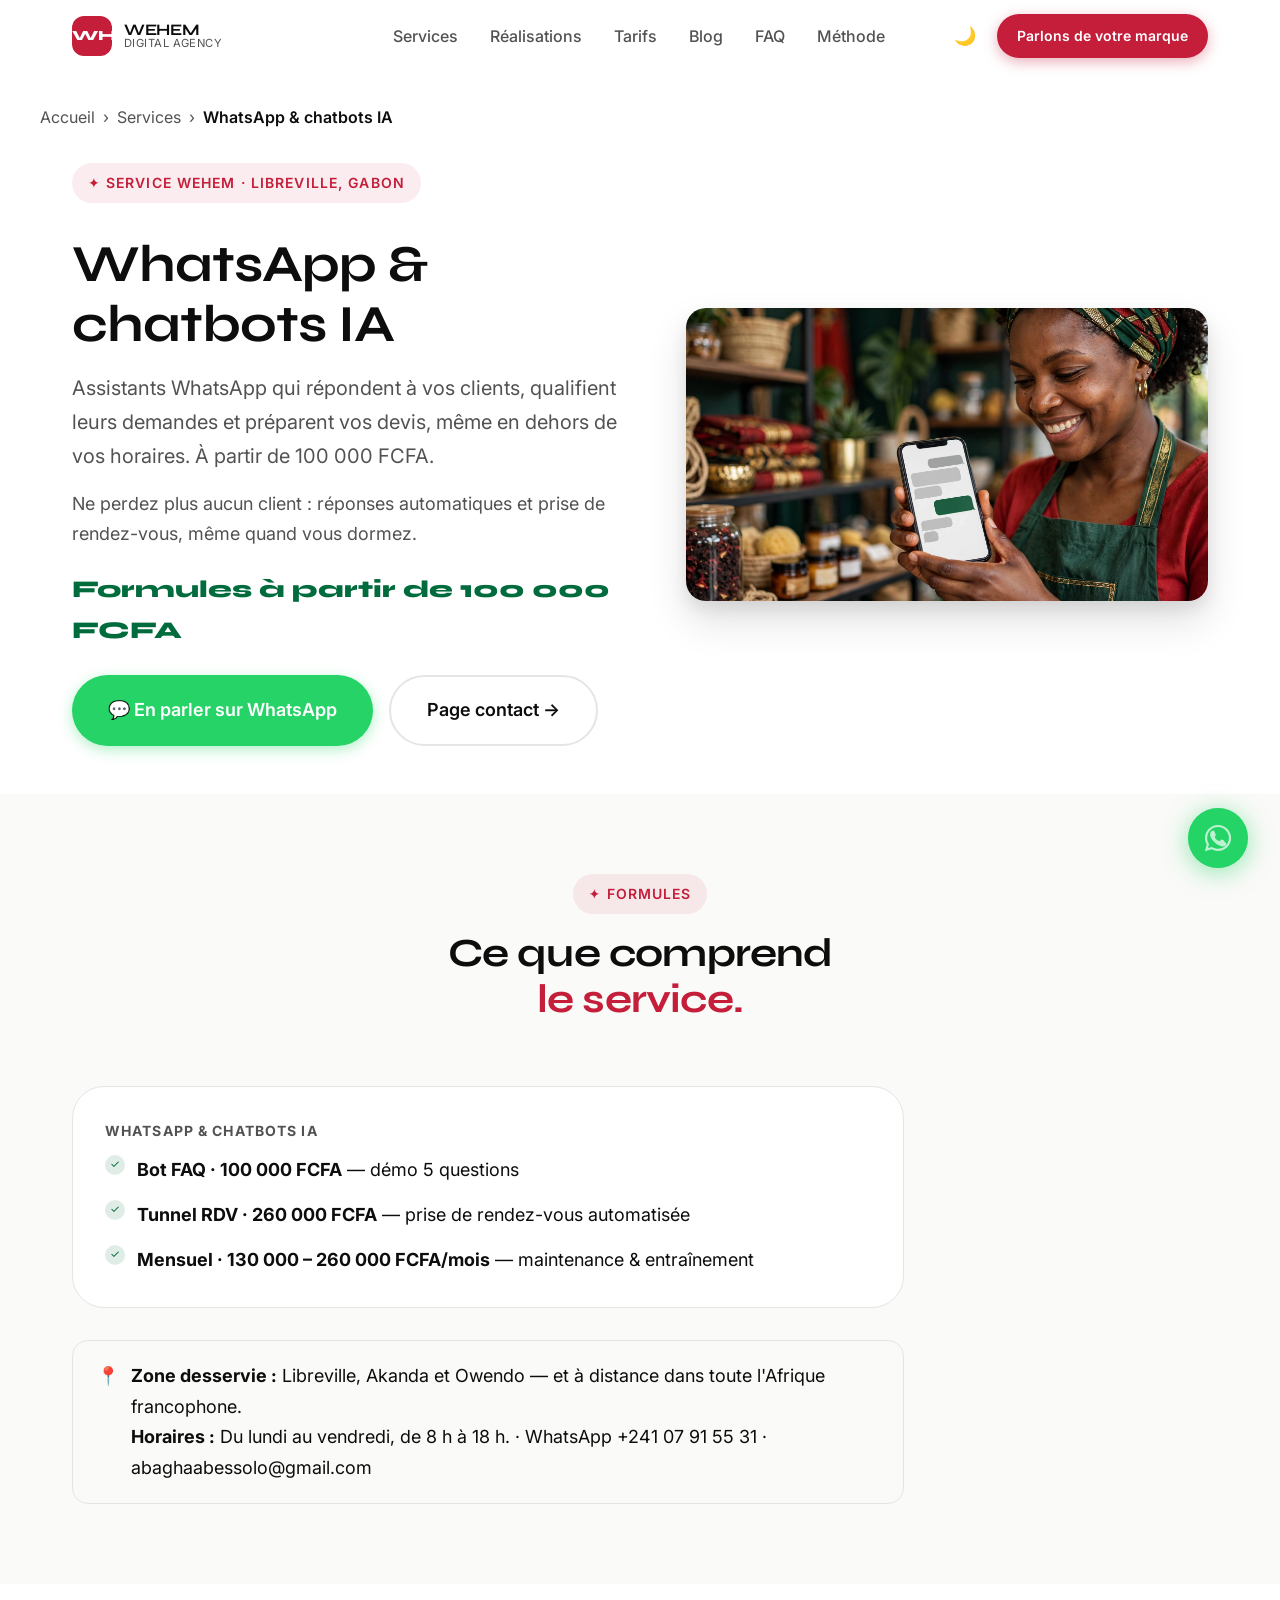
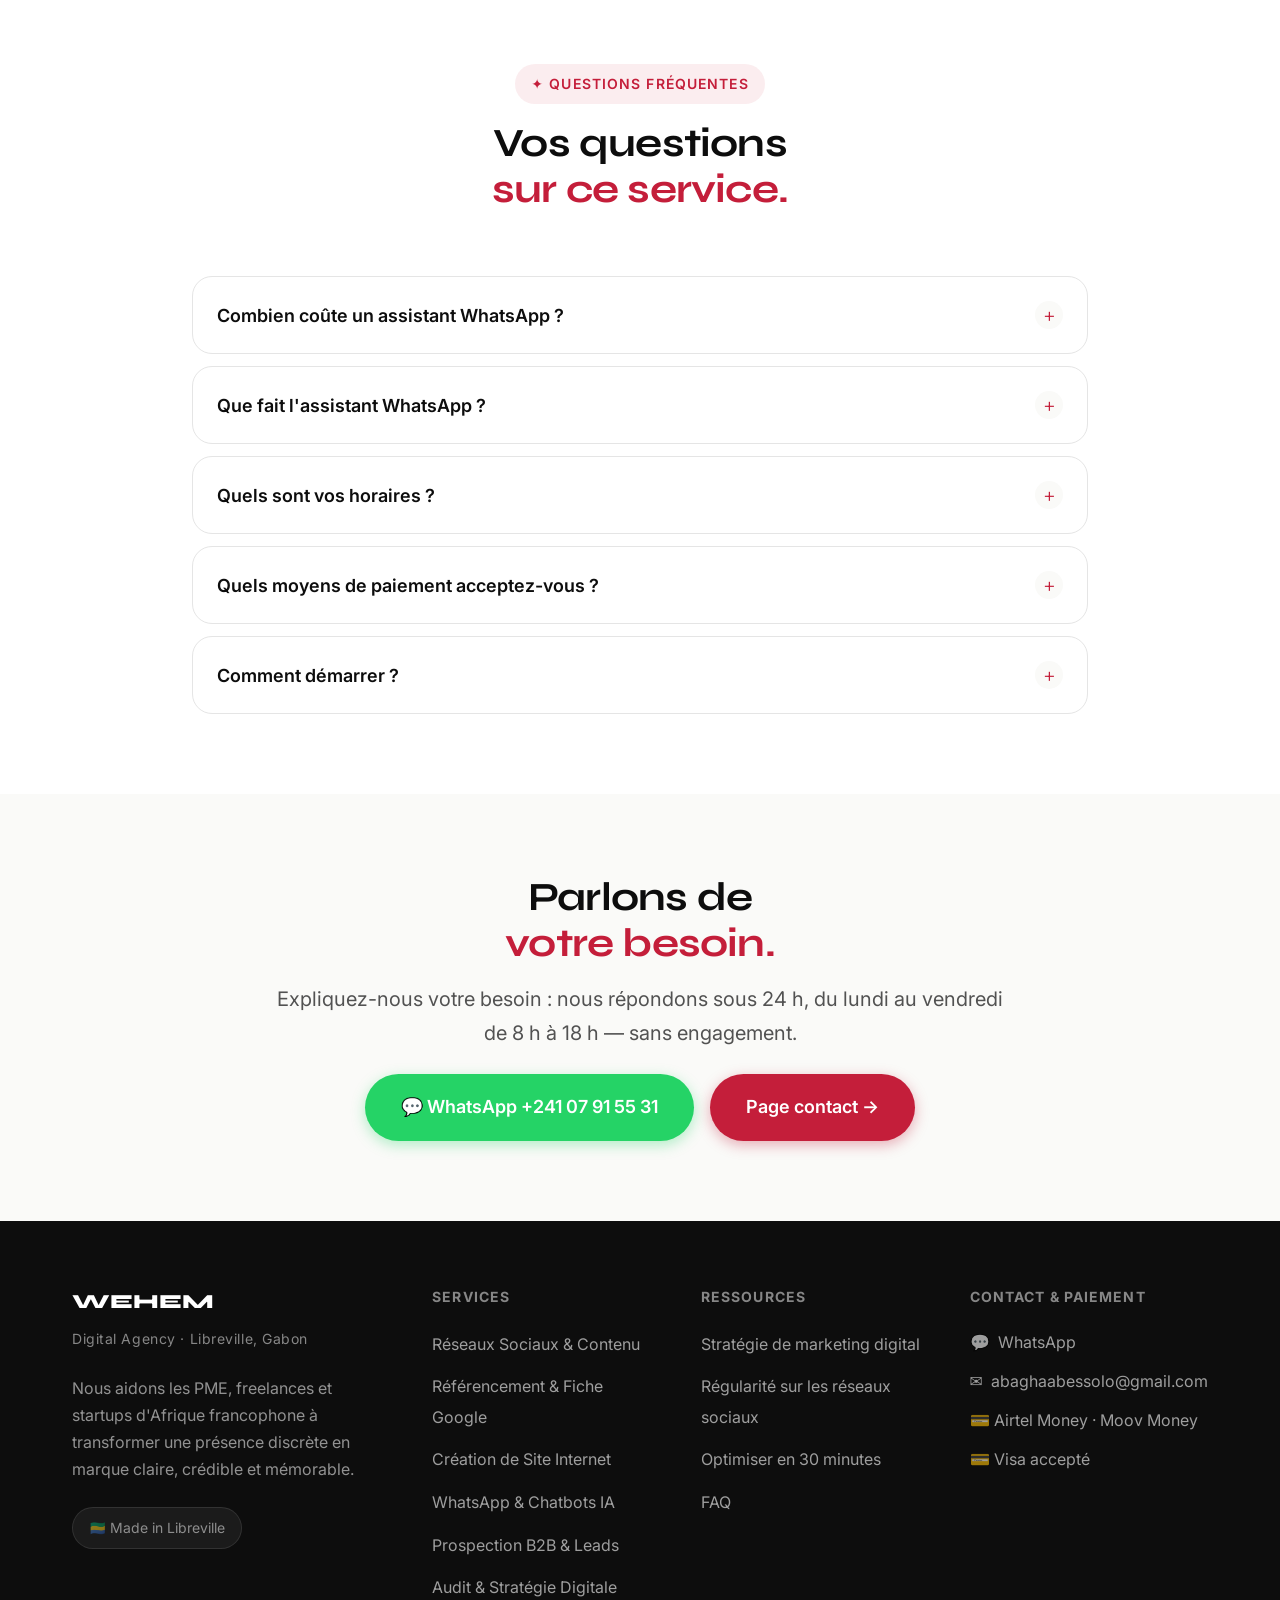
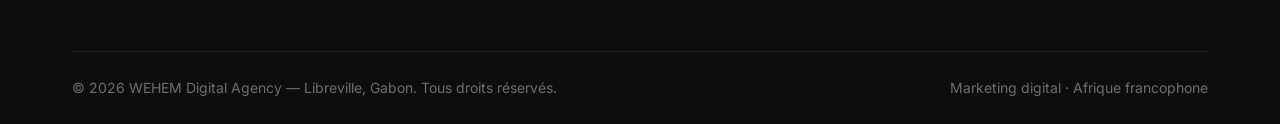
<file: services/whatsapp-chatbots-ia.html>
<!DOCTYPE html>
<html lang="fr" data-theme="light">
<head>
  <meta charset="UTF-8" />
  <meta name="viewport" content="width=device-width, initial-scale=1, viewport-fit=cover" />
  <meta name="color-scheme" content="light dark" />

  <!-- SEO -->
  <title>WhatsApp &amp; chatbots IA à Libreville, Gabon — WEHEM Digital Agency</title>
  <meta name="description" content="Assistants WhatsApp qui répondent à vos clients, qualifient leurs demandes et préparent vos devis, même en dehors de vos horaires. Libreville, Gabon — dès 100 000 FCFA." />
  <link rel="canonical" href="https://wehem-agency.github.io/services/whatsapp-chatbots-ia.html" />

  <!-- Open Graph -->
  <meta property="og:type" content="website" />
  <meta property="og:url" content="https://wehem-agency.github.io/services/whatsapp-chatbots-ia.html" />
  <meta property="og:title" content="WhatsApp &amp; chatbots IA à Libreville, Gabon — WEHEM Digital Agency" />
  <meta property="og:description" content="Assistants WhatsApp qui répondent à vos clients, qualifient leurs demandes et préparent vos devis, même en dehors de vos horaires. Libreville, Gabon — dès 100 000 FCFA." />
  <meta property="og:image" content="https://wehem-agency.github.io/images/service-whatsapp.png" />
  <meta property="og:locale" content="fr_FR" />
  <meta property="og:site_name" content="WEHEM Digital Agency" />

  <!-- Polices + feuille de style commune du site -->
  <link rel="preconnect" href="https://fonts.googleapis.com" />
  <link rel="preconnect" href="https://fonts.gstatic.com" crossorigin />
  <link href="https://fonts.googleapis.com/css2?family=Syne:wght@700;800&family=Inter:wght@400;500;600&display=swap" rel="stylesheet" />
  <link rel="stylesheet" href="../assets/css/main.css" />

  <!-- Styles spécifiques aux pages services -->
  <style>
    .breadcrumb { padding: 6.5rem 0 0; font-size: var(--fs-sm); color: var(--text-muted); }
    .breadcrumb ol { list-style: none; display: flex; flex-wrap: wrap; gap: .5rem; padding: 0; margin: 0; }
    .breadcrumb a { color: var(--text-muted); }
    .breadcrumb [aria-current] { color: var(--text-main); font-weight: 600; }
    .service-hero { padding: 2rem 0 3rem; }
    .service-hero__grid { display: grid; gap: 2.5rem; align-items: center; }
    .service-hero h1 { font-size: var(--fs-4xl); margin: 1rem 0; }
    .service-hero h1 em { color: var(--c-primary); font-style: normal; }
    .service-hero__intro { font-size: var(--fs-lg); color: var(--text-muted); max-width: 56ch; }
    .service-hero__price { font-family: var(--font-head); font-size: var(--fs-xl); font-weight: 800; color: var(--c-secondary); margin: 1.25rem 0; }
    .service-hero__img img { width: 100%; height: auto; border-radius: 1.25rem; box-shadow: var(--shadow-lg); display: block; }
    .service-hero__ctas { display: flex; flex-wrap: wrap; gap: 1rem; margin-top: 1.5rem; }
    .zone-line { display: flex; gap: .75rem; align-items: flex-start; background: var(--bg-alt); border: 1px solid var(--border); border-radius: 1rem; padding: 1.25rem 1.5rem; }
    .includes-list { list-style: none; padding: 0; margin: 0; display: grid; gap: .9rem; }
    .includes-list li { display: flex; gap: .75rem; align-items: flex-start; }
    .includes-list .pricing-card__feature-icon { flex-shrink: 0; }
    @media (min-width: 900px) { .service-hero__grid { grid-template-columns: 1.1fr 1fr; } }
  </style>

  <!-- Schema.org — Service + FAQ + fil d'Ariane -->
  <script type="application/ld+json">
{
  "@context": "https://schema.org",
  "@graph": [
    {
      "@type": "ProfessionalService",
      "name": "WhatsApp & chatbots IA",
      "description": "Assistants WhatsApp qui répondent à vos clients, qualifient leurs demandes et préparent vos devis, même en dehors de vos horaires. À partir de 100 000 FCFA.",
      "url": "https://wehem-agency.github.io/services/whatsapp-chatbots-ia.html",
      "provider": {
        "@type": "ProfessionalService",
        "@id": "https://wehem-agency.github.io/#wehem",
        "name": "WEHEM Digital Agency",
        "url": "https://wehem-agency.github.io/",
        "telephone": "+24177915531",
        "email": "abaghaabessolo@gmail.com"
      },
      "areaServed": [
        "Libreville",
        "Akanda",
        "Owendo",
        "Gabon"
      ],
      "offers": [
        {
          "@type": "Offer",
          "name": "Bot FAQ — démo 5 questions",
          "price": 100000,
          "priceCurrency": "XAF",
          "availability": "https://schema.org/InStock"
        },
        {
          "@type": "Offer",
          "name": "Tunnel RDV — prise de rendez-vous automatisée",
          "price": 260000,
          "priceCurrency": "XAF",
          "availability": "https://schema.org/InStock"
        },
        {
          "@type": "Offer",
          "name": "Mensuel — maintenance & entraînement",
          "priceSpecification": {
            "@type": "PriceSpecification",
            "minPrice": 130000,
            "maxPrice": 260000,
            "priceCurrency": "XAF",
            "description": "par mois"
          }
        }
      ]
    },
    {
      "@type": "FAQPage",
      "mainEntity": [
        {
          "@type": "Question",
          "name": "Combien coûte un assistant WhatsApp ?",
          "acceptedAnswer": {
            "@type": "Answer",
            "text": "Les formules démarrent à 100 000 FCFA (bot FAQ, démo 5 questions). Le tunnel de prise de rendez-vous automatisée est à 260 000 FCFA. La maintenance mensuelle va de 130 000 à 260 000 FCFA par mois."
          }
        },
        {
          "@type": "Question",
          "name": "Que fait l'assistant WhatsApp ?",
          "acceptedAnswer": {
            "@type": "Answer",
            "text": "Il répond à vos clients, qualifie leurs demandes et prépare vos devis, même en dehors de vos horaires."
          }
        },
        {
          "@type": "Question",
          "name": "Quels sont vos horaires ?",
          "acceptedAnswer": {
            "@type": "Answer",
            "text": "L'agence est joignable du lundi au vendredi, de 8 h à 18 h. L'assistant WhatsApp, lui, répond à vos clients même en dehors de ces horaires."
          }
        },
        {
          "@type": "Question",
          "name": "Quels moyens de paiement acceptez-vous ?",
          "acceptedAnswer": {
            "@type": "Answer",
            "text": "Airtel Money, Moov Money et Visa."
          }
        },
        {
          "@type": "Question",
          "name": "Comment démarrer ?",
          "acceptedAnswer": {
            "@type": "Answer",
            "text": "Écrivez-nous sur WhatsApp au +241 07 91 55 31 ou via la page contact. Nous répondons sous 24 h, puis nous convenons d'un échange pour cadrer votre besoin."
          }
        }
      ]
    },
    {
      "@type": "BreadcrumbList",
      "itemListElement": [
        {
          "@type": "ListItem",
          "position": 1,
          "name": "Accueil",
          "item": "https://wehem-agency.github.io/"
        },
        {
          "@type": "ListItem",
          "position": 2,
          "name": "Services",
          "item": "https://wehem-agency.github.io/#services"
        },
        {
          "@type": "ListItem",
          "position": 3,
          "name": "WhatsApp & chatbots IA",
          "item": "https://wehem-agency.github.io/services/whatsapp-chatbots-ia.html"
        }
      ]
    }
  ]
}
  </script>
<!-- Google Tag Manager -->
<script>(function(w,d,s,l,i){w[l]=w[l]||[];w[l].push({'gtm.start':
new Date().getTime(),event:'gtm.js'});var f=d.getElementsByTagName(s)[0],
j=d.createElement(s),dl=l!='dataLayer'?'&l='+l:'';j.async=true;j.src=
'https://www.googletagmanager.com/gtm.js?id='+i+dl;f.parentNode.insertBefore(j,f);
})(window,document,'script','dataLayer','GTM-KTLL7LPB');</script>
<!-- End Google Tag Manager -->
</head>
<body>
<!-- Google Tag Manager (noscript) -->
<noscript><iframe src="https://www.googletagmanager.com/ns.html?id=GTM-KTLL7LPB"
height="0" width="0" style="display:none;visibility:hidden"></iframe></noscript>
<!-- End Google Tag Manager (noscript) -->

  <a href="#main" class="skip-link">Aller au contenu principal</a>

  <nav class="nav" role="navigation" aria-label="Navigation principale">
    <div class="nav__inner">

      <a href="../index.html" class="nav__logo" aria-label="WEHEM Digital Agency — Accueil">
        <div class="nav__logo-mark" aria-hidden="true">WHM</div>
        <div class="nav__logo-text">
          <span class="nav__logo-name">WEHEM</span>
          <span class="nav__logo-tagline">Digital Agency</span>
        </div>
      </a>

      <ul class="nav__links" role="list">
        <li><a href="../index.html#services" class="nav__link">Services</a></li>
        <li><a href="../index.html#realisations" class="nav__link">Réalisations</a></li>
        <li><a href="../index.html#tarifs" class="nav__link">Tarifs</a></li>
        <li><a href="../index.html#blog" class="nav__link">Blog</a></li>
        <li><a href="../index.html#faq" class="nav__link">FAQ</a></li>
        <li><a href="../index.html#methode" class="nav__link">Méthode</a></li>
      </ul>

      <div class="nav__actions">
        <button class="nav__theme-toggle" aria-label="Mode sombre" title="Changer de thème">🌙</button>
        <a href="../contact.html" class="btn btn--primary btn--sm">Parlons de votre marque</a>
      </div>

      <button class="nav__burger" aria-label="Menu" aria-expanded="false" aria-controls="mobile-menu">
        <span></span><span></span><span></span>
      </button>
    </div>
  </nav>

  <div class="nav__mobile" id="mobile-menu" role="dialog" aria-label="Menu mobile">
    <a href="../index.html#services" class="nav__mobile-link">Services <span>→</span></a>
    <a href="../index.html#realisations" class="nav__mobile-link">Réalisations <span>→</span></a>
    <a href="../index.html#tarifs" class="nav__mobile-link">Tarifs <span>→</span></a>
    <a href="../index.html#blog" class="nav__mobile-link">Blog <span>→</span></a>
    <a href="../index.html#faq" class="nav__mobile-link">FAQ <span>→</span></a>
    <a href="../index.html#methode" class="nav__mobile-link">Méthode <span>→</span></a>
    <div style="margin-top:1rem">
      <a href="../contact.html" class="btn btn--primary" style="width:100%;justify-content:center">Parlons de votre marque</a>
    </div>
    <div style="margin-top:1rem">
      <a href="https://wa.me/c/24107915531" class="btn btn--whatsapp" style="width:100%;justify-content:center">💬 WhatsApp direct</a>
    </div>
  </div>

  <main id="main">

    <!-- Fil d'Ariane -->
    <nav class="breadcrumb container" aria-label="Fil d'Ariane">
      <ol>
        <li><a href="../index.html">Accueil</a></li>
        <li aria-hidden="true">›</li>
        <li><a href="../index.html#services">Services</a></li>
        <li aria-hidden="true">›</li>
        <li aria-current="page">WhatsApp &amp; chatbots IA</li>
      </ol>
    </nav>

    <!-- En-tête du service -->
    <section class="service-hero" aria-labelledby="service-title">
      <div class="container service-hero__grid">
        <div>
          <div class="section__tag" aria-hidden="true">✦ Service WEHEM · Libreville, Gabon</div>
          <h1 id="service-title">WhatsApp &amp; chatbots IA</h1>
          <p class="service-hero__intro">Assistants WhatsApp qui répondent à vos clients, qualifient leurs demandes et préparent vos devis, même en dehors de vos horaires. À partir de 100 000 FCFA.</p>
          <p style="color:var(--text-muted);margin-top:1rem">Ne perdez plus aucun client : réponses automatiques et prise de rendez-vous, même quand vous dormez.</p>
          <div class="service-hero__price">Formules à partir de 100 000 FCFA</div>
          <div class="service-hero__ctas">
            <a href="https://wa.me/c/24107915531" class="btn btn--whatsapp btn--lg" target="_blank" rel="noopener noreferrer">💬 En parler sur WhatsApp</a>
            <a href="../contact.html" class="btn btn--outline btn--lg">Page contact →</a>
          </div>
        </div>
        <div class="service-hero__img">
          <img src="../images/service-whatsapp.png" alt="Chatbot WhatsApp Business et réponses automatiques pour PME" width="800" height="450" loading="eager" />
        </div>
      </div>
    </section>

    <!-- Ce que comprend le service -->
    <section class="section section--alt" aria-labelledby="includes-title">
      <div class="container">
        <div class="section__header">
          <div class="section__tag" aria-hidden="true">✦ Formules</div>
          <h2 class="section__title reveal" id="includes-title">Ce que comprend<br/><em>le service.</em></h2>
        </div>
        <div class="pricing-card reveal" style="max-width:52rem">
          <div class="pricing-card__name">WhatsApp &amp; chatbots IA</div>
          <ul class="includes-list">
              <li>
                <div class="pricing-card__feature-icon" aria-hidden="true">✓</div>
                <span><strong>Bot FAQ · 100 000 FCFA</strong> — démo 5 questions</span>
              </li>
              <li>
                <div class="pricing-card__feature-icon" aria-hidden="true">✓</div>
                <span><strong>Tunnel RDV · 260 000 FCFA</strong> — prise de rendez-vous automatisée</span>
              </li>
              <li>
                <div class="pricing-card__feature-icon" aria-hidden="true">✓</div>
                <span><strong>Mensuel · 130 000 – 260 000 FCFA/mois</strong> — maintenance &amp; entraînement</span>
              </li>
          </ul>
        </div>

        <div class="zone-line reveal" style="margin-top:2rem;max-width:52rem">
          <span aria-hidden="true">📍</span>
          <p style="margin:0"><strong>Zone desservie :</strong> Libreville, Akanda et Owendo — et à distance dans toute l'Afrique francophone.<br/>
          <strong>Horaires :</strong> Du lundi au vendredi, de 8 h à 18 h. · WhatsApp +241 07 91 55 31 · abaghaabessolo@gmail.com</p>
        </div>
      </div>
    </section>

    <!-- FAQ du service -->
    <section class="section" aria-labelledby="faq-title">
      <div class="container">
        <div class="section__header">
          <div class="section__tag" aria-hidden="true">✦ Questions fréquentes</div>
          <h2 class="section__title reveal" id="faq-title">Vos questions<br/><em>sur ce service.</em></h2>
        </div>
        <div class="faq__list">
          <div class="faq-item reveal">
            <button class="faq-item__trigger" aria-expanded="false">
              Combien coûte un assistant WhatsApp ?
              <span class="faq-item__icon" aria-hidden="true">+</span>
            </button>
            <div class="faq-item__body" role="region">
              <div class="faq-item__inner">
                <div class="faq-item__content">Les formules démarrent à 100 000 FCFA (bot FAQ, démo 5 questions). Le tunnel de prise de rendez-vous automatisée est à 260 000 FCFA. La maintenance mensuelle va de 130 000 à 260 000 FCFA par mois.</div>
              </div>
            </div>
          </div>
          <div class="faq-item reveal">
            <button class="faq-item__trigger" aria-expanded="false">
              Que fait l'assistant WhatsApp ?
              <span class="faq-item__icon" aria-hidden="true">+</span>
            </button>
            <div class="faq-item__body" role="region">
              <div class="faq-item__inner">
                <div class="faq-item__content">Il répond à vos clients, qualifie leurs demandes et prépare vos devis, même en dehors de vos horaires.</div>
              </div>
            </div>
          </div>
          <div class="faq-item reveal">
            <button class="faq-item__trigger" aria-expanded="false">
              Quels sont vos horaires ?
              <span class="faq-item__icon" aria-hidden="true">+</span>
            </button>
            <div class="faq-item__body" role="region">
              <div class="faq-item__inner">
                <div class="faq-item__content">L'agence est joignable du lundi au vendredi, de 8 h à 18 h. L'assistant WhatsApp, lui, répond à vos clients même en dehors de ces horaires.</div>
              </div>
            </div>
          </div>
          <div class="faq-item reveal">
            <button class="faq-item__trigger" aria-expanded="false">
              Quels moyens de paiement acceptez-vous ?
              <span class="faq-item__icon" aria-hidden="true">+</span>
            </button>
            <div class="faq-item__body" role="region">
              <div class="faq-item__inner">
                <div class="faq-item__content">Airtel Money, Moov Money et Visa.</div>
              </div>
            </div>
          </div>
          <div class="faq-item reveal">
            <button class="faq-item__trigger" aria-expanded="false">
              Comment démarrer ?
              <span class="faq-item__icon" aria-hidden="true">+</span>
            </button>
            <div class="faq-item__body" role="region">
              <div class="faq-item__inner">
                <div class="faq-item__content">Écrivez-nous sur WhatsApp au +241 07 91 55 31 ou via la page contact. Nous répondons sous 24 h, puis nous convenons d'un échange pour cadrer votre besoin.</div>
              </div>
            </div>
          </div>
        </div>
      </div>
    </section>

    <!-- Appel à l'action -->
    <section class="section section--alt" aria-labelledby="cta-title">
      <div class="container" style="text-align:center">
        <h2 class="section__title reveal" id="cta-title">Parlons de<br/><em>votre besoin.</em></h2>
        <p class="section__subtitle reveal" style="margin-left:auto;margin-right:auto">
          Expliquez-nous votre besoin : nous répondons sous 24 h, du lundi au vendredi de 8 h à 18 h — sans engagement.
        </p>
        <div class="service-hero__ctas reveal" style="justify-content:center">
          <a href="https://wa.me/c/24107915531" class="btn btn--whatsapp btn--lg" target="_blank" rel="noopener noreferrer">💬 WhatsApp +241 07 91 55 31</a>
          <a href="../contact.html" class="btn btn--primary btn--lg">Page contact →</a>
        </div>
      </div>
    </section>

  </main>

  <footer class="footer" role="contentinfo">
    <div class="container">
      <div class="footer__top">

        <div>
          <div class="footer__brand-name">WEHEM</div>
          <div class="footer__brand-tagline">Digital Agency · Libreville, Gabon</div>
          <p class="footer__brand-desc">
            Nous aidons les PME, freelances et startups d'Afrique francophone à transformer une présence discrète en marque claire, crédible et mémorable.
          </p>
          <div class="footer__badge">🇬🇦 Made in Libreville</div>
        </div>

        <div>
          <div class="footer__col-title">Services</div>
          <ul class="footer__links">
            <li><a href="reseaux-sociaux-contenu.html" class="footer__link">Réseaux Sociaux & Contenu</a></li>
            <li><a href="referencement-local-fiche-google.html" class="footer__link">Référencement & Fiche Google</a></li>
            <li><a href="creation-site-internet.html" class="footer__link">Création de Site Internet</a></li>
            <li><a href="whatsapp-chatbots-ia.html" class="footer__link">WhatsApp & Chatbots IA</a></li>
            <li><a href="prospection-b2b-leads.html" class="footer__link">Prospection B2B & Leads</a></li>
            <li><a href="audit-strategie-digitale.html" class="footer__link">Audit & Stratégie Digitale</a></li>
          </ul>
        </div>

        <div>
          <div class="footer__col-title">Ressources</div>
          <ul class="footer__links">
            <li><a href="../index.html#blog" class="footer__link">Stratégie de marketing digital</a></li>
            <li><a href="../index.html#blog" class="footer__link">Régularité sur les réseaux sociaux</a></li>
            <li><a href="../index.html#blog" class="footer__link">Optimiser en 30 minutes</a></li>
            <li><a href="../index.html#faq" class="footer__link">FAQ</a></li>
          </ul>
        </div>

        <div>
          <div class="footer__col-title">Contact & Paiement</div>
          <div class="footer__payments">
            <div class="footer__payment-item">💬 <a href="https://wa.me/c/24107915531" class="footer__link">WhatsApp</a></div>
            <div class="footer__payment-item">✉️ <a href="mailto:abaghaabessolo@gmail.com" class="footer__link">abaghaabessolo@gmail.com</a></div>
            <div class="footer__payment-item">💳 Airtel Money · Moov Money</div>
            <div class="footer__payment-item">💳 Visa accepté</div>
          </div>
        </div>

      </div>

      <div class="footer__bottom">
        <span>© 2026 WEHEM Digital Agency — Libreville, Gabon. Tous droits réservés.</span>
        <span>Marketing digital · Afrique francophone</span>
      </div>
    </div>
  </footer>

  <!-- WhatsApp sticky -->
  <a href="https://wa.me/c/24107915531" class="wa-sticky" aria-label="Nous écrire sur WhatsApp" title="Discuter sur WhatsApp" target="_blank" rel="noopener noreferrer">
    <svg viewBox="0 0 448 512" width="30" height="30" fill="currentColor" aria-hidden="true"><path d="M380.9 97.1C339 55.1 283.2 32 223.9 32c-122.4 0-222 99.6-222 222 0 39.1 10.2 77.3 29.6 111L0 480l117.7-30.9c32.4 17.7 68.9 27 106.1 27h.1c122.3 0 224.1-99.6 224.1-222 0-59.3-25.2-115-67.1-157zm-157 341.6c-33.2 0-65.7-8.9-94-25.7l-6.7-4-69.8 18.3L72 359.2l-4.4-7c-18.5-29.4-28.2-63.3-28.2-98.2 0-101.7 82.8-184.5 184.6-184.5 49.3 0 95.6 19.2 130.4 54.1 34.8 34.9 56.2 81.2 56.1 130.5 0 101.8-84.9 184.6-186.6 184.6zm101.2-138.2c-5.5-2.8-32.8-16.2-37.9-18-5.1-1.9-8.8-2.8-12.5 2.8-3.7 5.6-14.3 18-17.6 21.8-3.2 3.7-6.5 4.2-12 1.4-32.6-16.3-54-29.1-75.5-66-5.7-9.8 5.7-9.1 16.3-32.3 1.8-3.9.9-7.2-.6-10-1.8-3.1-16.3-39.3-22.3-54.1-5.9-14.1-11.9-12.2-16.3-12.4-4.2-.2-9-.3-13.7-.3-4.7 0-12.5 1.8-19 8.8-6.5 7-24.8 24.2-24.8 59 0 34.8 25.4 68.4 28.9 73.1 3.5 4.7 49.9 76.2 121 106.8 16.9 7.3 30.1 11.7 40.4 15 17 5.3 32.4 4.6 44.6 2.8 13.6-2 32.8-13.4 37.4-26.4 4.6-13 4.6-24.1 3.2-26.4-1.3-2.3-5-3.6-10.5-6.4z"/></svg>
  </a>

  <script src="../assets/js/app.js" defer></script>

</body>
</html>
</file>
<file: assets/css/main.css>
/* =============================================
   WEHEM Digital Agency — main.css
   Architecture : Custom Properties → Base →
   Layout → Components → Sections → Utilities → Responsive
   Inspiré des standards des 6 plus grands sites US
   ============================================= */

/* ── 1. CUSTOM PROPERTIES ── */
:root {
  /* Brand */
  --c-primary:    #C41E3A;
  --c-primary-dk: #9B1530;
  --c-secondary:  #006B3C;
  --c-accent:     #F5C518;
  --c-accent-dk:  #D4A916;

  /* Neutrals */
  --c-dark:   #0D0D0D;
  --c-dark-2: #1A1A1A;
  --c-dark-3: #262626;
  --c-mid:    #525252;
  --c-muted:  #A3A3A3;
  --c-light:  #F5F5F5;
  --c-white:  #FFFFFF;

  /* Surface */
  --bg-page:    var(--c-white);
  --bg-alt:     #FAFAF8;
  --bg-card:    var(--c-white);
  --bg-inverse: var(--c-dark);
  --text-main:  var(--c-dark);
  --text-muted: var(--c-mid);
  --text-inv:   var(--c-white);
  --border:     #E5E5E5;
  --shadow-sm:  0 1px 3px rgba(0,0,0,.08), 0 1px 2px rgba(0,0,0,.06);
  --shadow-md:  0 4px 16px rgba(0,0,0,.10), 0 2px 8px rgba(0,0,0,.06);
  --shadow-lg:  0 20px 40px rgba(0,0,0,.12), 0 8px 16px rgba(0,0,0,.08);
  --shadow-xl:  0 32px 64px rgba(0,0,0,.16);

  /* Typography */
  --font-head: 'Syne', system-ui, sans-serif;
  --font-body: 'Inter', system-ui, sans-serif;

  /* Fluid type scale – clamp(min, preferred, max) */
  --fs-xs:   clamp(.75rem,  1.5vw, .875rem);
  --fs-sm:   clamp(.875rem, 1.8vw, 1rem);
  --fs-base: clamp(1rem,    2vw,   1.125rem);
  --fs-lg:   clamp(1.125rem,2.5vw, 1.25rem);
  --fs-xl:   clamp(1.25rem, 3vw,   1.5rem);
  --fs-2xl:  clamp(1.5rem,  4vw,   2rem);
  --fs-3xl:  clamp(1.875rem,5vw,   2.5rem);
  --fs-4xl:  clamp(2.25rem, 6vw,   3.25rem);
  --fs-hero: clamp(2.75rem, 8vw,   5rem);

  /* Spacing */
  --space-1: .25rem;
  --space-2: .5rem;
  --space-3: .75rem;
  --space-4: 1rem;
  --space-5: 1.25rem;
  --space-6: 1.5rem;
  --space-8: 2rem;
  --space-10: 2.5rem;
  --space-12: 3rem;
  --space-16: 4rem;
  --space-20: 5rem;
  --space-24: 6rem;

  /* Layout */
  --max-w: 1200px;
  --gutter: clamp(1rem, 5vw, 2rem);
  --radius-sm: .375rem;
  --radius-md: .75rem;
  --radius-lg: 1.25rem;
  --radius-xl: 2rem;
  --radius-full: 9999px;

  /* Motion */
  --ease-out: cubic-bezier(.22,1,.36,1);
  --ease-in-out: cubic-bezier(.4,0,.2,1);
  --dur-fast: 150ms;
  --dur-base: 300ms;
  --dur-slow: 600ms;

  /* Nav */
  --nav-h: 72px;
}

/* Dark mode */
[data-theme="dark"] {
  --bg-page:   #0D0D0D;
  --bg-alt:    #141414;
  --bg-card:   #1A1A1A;
  --bg-inverse:#F5F5F5;
  --text-main: #F5F5F5;
  --text-muted:#A3A3A3;
  --text-inv:  #0D0D0D;
  --border:    #2A2A2A;
  --shadow-sm: 0 1px 3px rgba(0,0,0,.4);
  --shadow-md: 0 4px 16px rgba(0,0,0,.5);
  --shadow-lg: 0 20px 40px rgba(0,0,0,.6);
}

@media (prefers-color-scheme: dark) {
  :root:not([data-theme="light"]) {
    --bg-page:   #0D0D0D;
    --bg-alt:    #141414;
    --bg-card:   #1A1A1A;
    --bg-inverse:#F5F5F5;
    --text-main: #F5F5F5;
    --text-muted:#A3A3A3;
    --text-inv:  #0D0D0D;
    --border:    #2A2A2A;
    --shadow-sm: 0 1px 3px rgba(0,0,0,.4);
    --shadow-md: 0 4px 16px rgba(0,0,0,.5);
    --shadow-lg: 0 20px 40px rgba(0,0,0,.6);
  }
}

/* ── 2. RESET & BASE ── */
*, *::before, *::after {
  box-sizing: border-box;
  margin: 0;
  padding: 0;
}

html {
  font-size: 16px;
  scroll-behavior: smooth;
  -webkit-text-size-adjust: 100%;
}

body {
  font-family: var(--font-body);
  font-size: var(--fs-base);
  line-height: 1.7;
  color: var(--text-main);
  background: var(--bg-page);
  -webkit-font-smoothing: antialiased;
  overflow-x: hidden;
  transition: background var(--dur-base) var(--ease-in-out),
              color var(--dur-base) var(--ease-in-out);
}

img, video {
  max-width: 100%;
  height: auto;
  display: block;
}

a {
  color: var(--c-primary);
  text-decoration: none;
  transition: color var(--dur-fast);
}

a:hover { color: var(--c-primary-dk); }

h1, h2, h3, h4, h5 {
  font-family: var(--font-head);
  font-weight: 700;
  line-height: 1.15;
  letter-spacing: -.02em;
  color: var(--text-main);
}

ul { list-style: none; }
button { cursor: pointer; border: none; background: none; font-family: inherit; }

/* Skip link (accessibility) */
.skip-link {
  position: fixed;
  top: -100%;
  left: 1rem;
  z-index: 9999;
  padding: .5rem 1rem;
  background: var(--c-primary);
  color: var(--c-white);
  border-radius: var(--radius-md);
  font-weight: 600;
  transition: top var(--dur-fast);
}
.skip-link:focus { top: 1rem; }

/* ── 3. LAYOUT UTILITIES ── */
.container {
  width: 100%;
  max-width: var(--max-w);
  margin-inline: auto;
  padding-inline: var(--gutter);
}

.section {
  padding-block: var(--space-20);
}

.section--alt {
  background: var(--bg-alt);
}

.section__header {
  text-align: center;
  margin-bottom: var(--space-16);
}

.section__tag {
  display: inline-flex;
  align-items: center;
  gap: var(--space-2);
  font-size: var(--fs-xs);
  font-weight: 600;
  letter-spacing: .08em;
  text-transform: uppercase;
  color: var(--c-primary);
  background: rgba(196,30,58,.08);
  padding: var(--space-2) var(--space-4);
  border-radius: var(--radius-full);
  margin-bottom: var(--space-4);
}

.section__title {
  font-size: var(--fs-3xl);
  margin-bottom: var(--space-4);
}

.section__title em {
  font-style: normal;
  color: var(--c-primary);
}

.section__subtitle {
  font-size: var(--fs-lg);
  color: var(--text-muted);
  max-width: 56ch;
  margin-inline: auto;
}

/* Grid helpers */
.grid-2 { display: grid; grid-template-columns: repeat(auto-fit, minmax(min(100%, 26rem), 1fr)); gap: var(--space-8); }
.grid-3 { display: grid; grid-template-columns: repeat(auto-fit, minmax(min(100%, 18rem), 1fr)); gap: var(--space-6); }
.grid-4 { display: grid; grid-template-columns: repeat(auto-fit, minmax(min(100%, 14rem), 1fr)); gap: var(--space-6); }

/* ── 4. BUTTONS ── */
.btn {
  display: inline-flex;
  align-items: center;
  justify-content: center;
  gap: var(--space-2);
  padding: .875rem 1.75rem;
  font-family: var(--font-body);
  font-size: var(--fs-sm);
  font-weight: 600;
  border-radius: var(--radius-full);
  transition: all var(--dur-base) var(--ease-out);
  white-space: nowrap;
  position: relative;
  overflow: hidden;
}

.btn::after {
  content: '';
  position: absolute;
  inset: 0;
  background: rgba(255,255,255,0);
  transition: background var(--dur-fast);
}

.btn:hover::after { background: rgba(255,255,255,.1); }
.btn:active { transform: scale(.98); }

.btn--primary {
  background: var(--c-primary);
  color: var(--c-white);
  box-shadow: 0 4px 14px rgba(196,30,58,.35);
}

.btn--primary:hover {
  background: var(--c-primary-dk);
  box-shadow: 0 6px 20px rgba(196,30,58,.45);
  color: var(--c-white);
  transform: translateY(-2px);
}

.btn--outline {
  background: transparent;
  color: var(--text-main);
  border: 2px solid var(--border);
}

.btn--outline:hover {
  border-color: var(--c-primary);
  color: var(--c-primary);
  transform: translateY(-2px);
}

.btn--ghost {
  background: rgba(255,255,255,.08);
  color: var(--c-white);
  backdrop-filter: blur(8px);
  border: 1px solid rgba(255,255,255,.2);
}

.btn--ghost:hover {
  background: rgba(255,255,255,.16);
  color: var(--c-white);
}

.btn--whatsapp {
  background: #25D366;
  color: var(--c-white);
  box-shadow: 0 4px 14px rgba(37,211,102,.35);
}

.btn--whatsapp:hover {
  background: #20BA5A;
  color: var(--c-white);
  box-shadow: 0 6px 20px rgba(37,211,102,.45);
  transform: translateY(-2px);
}

.btn--sm { padding: .625rem 1.25rem; font-size: var(--fs-xs); }
.btn--lg { padding: 1.125rem 2.25rem; font-size: var(--fs-base); }

/* ── 5. NAVIGATION ── */
.nav {
  position: fixed;
  top: 0;
  left: 0;
  right: 0;
  z-index: 1000;
  height: var(--nav-h);
  display: flex;
  align-items: center;
  transition: all var(--dur-base) var(--ease-in-out);
}

.nav--scrolled {
  background: rgba(255,255,255,.88);
  backdrop-filter: blur(20px) saturate(180%);
  -webkit-backdrop-filter: blur(20px) saturate(180%);
  box-shadow: 0 1px 0 var(--border), var(--shadow-sm);
}

[data-theme="dark"] .nav--scrolled {
  background: rgba(13,13,13,.88);
}

@media (prefers-color-scheme: dark) {
  :root:not([data-theme="light"]) .nav--scrolled {
    background: rgba(13,13,13,.88);
  }
}

.nav__inner {
  display: flex;
  align-items: center;
  gap: var(--space-8);
  width: 100%;
  max-width: var(--max-w);
  margin-inline: auto;
  padding-inline: var(--gutter);
}

.nav__logo {
  display: flex;
  align-items: center;
  gap: var(--space-3);
  text-decoration: none;
  flex-shrink: 0;
}

.nav__logo-mark {
  width: 40px;
  height: 40px;
  background: var(--c-primary);
  border-radius: var(--radius-md);
  display: grid;
  place-items: center;
  font-family: var(--font-head);
  font-weight: 800;
  font-size: .875rem;
  color: var(--c-white);
  letter-spacing: -.03em;
  flex-shrink: 0;
}

.nav__logo-text {
  display: flex;
  flex-direction: column;
  line-height: 1;
}

.nav__logo-name {
  font-family: var(--font-head);
  font-weight: 700;
  font-size: 1rem;
  color: var(--text-main);
  letter-spacing: -.02em;
}

.nav__logo-tagline {
  font-size: .7rem;
  color: var(--text-muted);
  letter-spacing: .04em;
  text-transform: uppercase;
}

.nav__links {
  display: flex;
  align-items: center;
  gap: var(--space-2);
  margin-left: auto;
}

.nav__link {
  font-size: var(--fs-sm);
  font-weight: 500;
  color: var(--text-muted);
  padding: var(--space-2) var(--space-3);
  border-radius: var(--radius-sm);
  transition: all var(--dur-fast);
  text-decoration: none;
}

.nav__link:hover {
  color: var(--text-main);
  background: var(--bg-alt);
}

.nav__actions {
  display: flex;
  align-items: center;
  gap: var(--space-3);
  margin-left: var(--space-4);
}

.nav__theme-toggle {
  width: 40px;
  height: 40px;
  border-radius: var(--radius-full);
  display: grid;
  place-items: center;
  font-size: 1.125rem;
  color: var(--text-muted);
  transition: all var(--dur-fast);
}

.nav__theme-toggle:hover {
  background: var(--bg-alt);
  color: var(--text-main);
}

/* Hamburger */
.nav__burger {
  display: none;
  width: 40px;
  height: 40px;
  border-radius: var(--radius-sm);
  flex-direction: column;
  justify-content: center;
  align-items: center;
  gap: 6px;
  margin-left: auto;
  color: var(--text-main);
}

.nav__burger span {
  display: block;
  width: 22px;
  height: 2px;
  background: currentColor;
  border-radius: 2px;
  transition: all var(--dur-base) var(--ease-out);
  transform-origin: center;
}

.nav__burger.is-open span:nth-child(1) { transform: translateY(8px) rotate(45deg); }
.nav__burger.is-open span:nth-child(2) { opacity: 0; transform: scaleX(0); }
.nav__burger.is-open span:nth-child(3) { transform: translateY(-8px) rotate(-45deg); }

/* Mobile menu */
.nav__mobile {
  display: none;
  position: fixed;
  inset: 0;
  top: var(--nav-h);
  background: var(--bg-page);
  z-index: 999;
  padding: var(--space-8) var(--gutter);
  flex-direction: column;
  gap: var(--space-4);
  border-top: 1px solid var(--border);
  overflow-y: auto;
}

.nav__mobile.is-open { display: flex; }

.nav__mobile-link {
  font-size: var(--fs-lg);
  font-weight: 600;
  color: var(--text-main);
  padding: var(--space-4) 0;
  border-bottom: 1px solid var(--border);
  display: flex;
  justify-content: space-between;
  align-items: center;
}

.nav__mobile-link:hover { color: var(--c-primary); }

/* ── 6. HERO ── */
.hero {
  min-height: 100svh;
  display: flex;
  align-items: center;
  padding-top: var(--nav-h);
  position: relative;
  overflow: hidden;
}

/* Animated gradient background */
.hero::before {
  content: '';
  position: absolute;
  width: 200%;
  height: 200%;
  top: -50%;
  left: -50%;
  background: radial-gradient(ellipse at 30% 50%, rgba(196,30,58,.06) 0%, transparent 60%),
              radial-gradient(ellipse at 80% 20%, rgba(0,107,60,.05) 0%, transparent 55%),
              radial-gradient(ellipse at 60% 80%, rgba(245,197,24,.04) 0%, transparent 50%);
  animation: heroGlow 12s ease-in-out infinite alternate;
  pointer-events: none;
}

@keyframes heroGlow {
  0%   { transform: translate(0, 0) rotate(0deg); }
  33%  { transform: translate(-2%, 1%) rotate(1deg); }
  66%  { transform: translate(1%, -1%) rotate(-.5deg); }
  100% { transform: translate(-1%, 2%) rotate(.75deg); }
}

/* Grid dots */
.hero::after {
  content: '';
  position: absolute;
  inset: 0;
  background-image: radial-gradient(circle, rgba(0,0,0,.06) 1px, transparent 1px);
  background-size: 32px 32px;
  pointer-events: none;
  opacity: .5;
}

[data-theme="dark"] .hero::after,
@media (prefers-color-scheme: dark) {
  :root:not([data-theme="light"]) .hero::after {
    background-image: radial-gradient(circle, rgba(255,255,255,.06) 1px, transparent 1px);
  }
}

.hero__inner {
  position: relative;
  z-index: 1;
  display: grid;
  grid-template-columns: 1fr 1fr;
  align-items: center;
  gap: var(--space-16);
  padding-block: var(--space-20);
}

.hero__badge {
  display: inline-flex;
  align-items: center;
  gap: var(--space-2);
  font-size: var(--fs-xs);
  font-weight: 600;
  letter-spacing: .06em;
  text-transform: uppercase;
  color: var(--c-secondary);
  background: rgba(0,107,60,.08);
  padding: var(--space-2) var(--space-4);
  border-radius: var(--radius-full);
  margin-bottom: var(--space-6);
  border: 1px solid rgba(0,107,60,.15);
}

.hero__badge-dot {
  width: 6px;
  height: 6px;
  background: var(--c-secondary);
  border-radius: 50%;
  animation: pulse 2s ease-in-out infinite;
}

@keyframes pulse {
  0%, 100% { opacity: 1; transform: scale(1); }
  50%       { opacity: .5; transform: scale(.8); }
}

.hero__title {
  font-size: var(--fs-hero);
  font-weight: 800;
  line-height: 1.05;
  letter-spacing: -.03em;
  margin-bottom: var(--space-6);
}

.hero__title em {
  font-style: normal;
  color: var(--c-accent);
}

.hero__sub {
  font-size: var(--fs-lg);
  color: var(--text-muted);
  line-height: 1.6;
  max-width: 48ch;
  margin-bottom: var(--space-10);
}

.hero__ctas {
  display: flex;
  flex-wrap: wrap;
  gap: var(--space-4);
  margin-bottom: var(--space-12);
}

.hero__stats {
  display: flex;
  gap: var(--space-8);
  padding-top: var(--space-8);
  border-top: 1px solid var(--border);
}

.stat__value {
  font-family: var(--font-head);
  font-size: var(--fs-2xl);
  font-weight: 800;
  color: var(--text-main);
  letter-spacing: -.03em;
  line-height: 1;
}

.stat__label {
  font-size: var(--fs-xs);
  color: var(--text-muted);
  margin-top: var(--space-1);
}

/* Hero visual */
.hero__visual {
  position: relative;
}

.hero__img-wrap {
  position: relative;
  border-radius: var(--radius-xl);
  overflow: hidden;
  box-shadow: var(--shadow-xl);
  aspect-ratio: 4/5;
}

.hero__img-wrap img {
  width: 100%;
  height: 100%;
  object-fit: cover;
  transition: transform .8s var(--ease-out);
}

.hero__img-wrap:hover img { transform: scale(1.04); }

/* Floating card */
.hero__float-card {
  position: absolute;
  background: var(--bg-card);
  border: 1px solid var(--border);
  border-radius: var(--radius-lg);
  padding: var(--space-4);
  box-shadow: var(--shadow-lg);
  display: flex;
  align-items: center;
  gap: var(--space-3);
  backdrop-filter: blur(8px);
  animation: floatY 4s ease-in-out infinite alternate;
}

@keyframes floatY {
  0%   { transform: translateY(0); }
  100% { transform: translateY(-12px); }
}

.hero__float-card--tl {
  top: 10%;
  left: -12%;
  animation-duration: 5s;
}

.hero__float-card--br {
  bottom: 12%;
  right: -10%;
  animation-duration: 4.2s;
  animation-delay: .8s;
}

.hero__float-icon {
  width: 44px;
  height: 44px;
  border-radius: var(--radius-md);
  display: grid;
  place-items: center;
  font-size: 1.25rem;
  flex-shrink: 0;
}

.hero__float-icon--red { background: rgba(196,30,58,.12); }
.hero__float-icon--green { background: rgba(0,107,60,.12); }

.hero__float-label {
  font-size: var(--fs-xs);
  color: var(--text-muted);
  line-height: 1.3;
}

.hero__float-value {
  font-family: var(--font-head);
  font-weight: 700;
  font-size: var(--fs-sm);
  color: var(--text-main);
  line-height: 1;
}

/* Scroll indicator */
.hero__scroll {
  position: absolute;
  bottom: var(--space-8);
  left: 50%;
  transform: translateX(-50%);
  display: flex;
  flex-direction: column;
  align-items: center;
  gap: var(--space-2);
  font-size: var(--fs-xs);
  color: var(--text-muted);
  letter-spacing: .06em;
  text-transform: uppercase;
  animation: fadeUp .6s var(--ease-out) 1s both;
}

.hero__scroll-line {
  width: 1px;
  height: 48px;
  background: linear-gradient(to bottom, var(--c-primary), transparent);
  animation: scrollLine 2s ease-in-out infinite;
}

@keyframes scrollLine {
  0%   { transform: scaleY(0); transform-origin: top; }
  50%  { transform: scaleY(1); transform-origin: top; }
  51%  { transform: scaleY(1); transform-origin: bottom; }
  100% { transform: scaleY(0); transform-origin: bottom; }
}

/* ── 7. TRUST BAR ── */
.trust {
  padding-block: var(--space-8);
  border-top: 1px solid var(--border);
  border-bottom: 1px solid var(--border);
  background: var(--bg-alt);
}

.trust__inner {
  display: flex;
  align-items: center;
  justify-content: center;
  flex-wrap: wrap;
  gap: var(--space-8);
}

.trust__item {
  display: flex;
  align-items: center;
  gap: var(--space-2);
  font-size: var(--fs-sm);
  font-weight: 500;
  color: var(--text-muted);
}

.trust__item-icon {
  font-size: 1.25rem;
}

/* ── 8. SERVICES ── */
.service-card {
  background: var(--bg-card);
  border: 1px solid var(--border);
  border-radius: var(--radius-xl);
  padding: var(--space-8);
  display: flex;
  flex-direction: column;
  gap: var(--space-4);
  transition: all var(--dur-base) var(--ease-out);
  position: relative;
  overflow: hidden;
  cursor: default;
}

.service-card::before {
  content: '';
  position: absolute;
  top: 0;
  left: 0;
  right: 0;
  height: 3px;
  background: linear-gradient(90deg, var(--c-primary), var(--c-accent));
  transform: scaleX(0);
  transform-origin: left;
  transition: transform var(--dur-base) var(--ease-out);
}

.service-card:hover {
  box-shadow: var(--shadow-lg);
  transform: translateY(-4px);
  border-color: transparent;
}

.service-card:hover::before { transform: scaleX(1); }

.service-card__num {
  font-family: var(--font-head);
  font-size: var(--fs-4xl);
  font-weight: 800;
  color: var(--border);
  line-height: 1;
  letter-spacing: -.04em;
  transition: color var(--dur-base);
}

.service-card:hover .service-card__num { color: rgba(196,30,58,.12); }

.service-card__img {
  aspect-ratio: 16/9;
  border-radius: var(--radius-lg);
  overflow: hidden;
}

.service-card__img img {
  width: 100%;
  height: 100%;
  object-fit: cover;
  transition: transform .6s var(--ease-out);
}

.service-card:hover .service-card__img img { transform: scale(1.06); }

.service-card__title {
  font-size: var(--fs-xl);
  font-weight: 700;
}

.service-card__desc {
  font-size: var(--fs-sm);
  color: var(--text-muted);
  line-height: 1.65;
  flex: 1;
}

.service-card__features {
  display: flex;
  flex-direction: column;
  gap: var(--space-2);
}

.service-card__feature {
  display: flex;
  align-items: center;
  gap: var(--space-2);
  font-size: var(--fs-sm);
  color: var(--text-muted);
}

.service-card__feature::before {
  content: '';
  width: 6px;
  height: 6px;
  background: var(--c-secondary);
  border-radius: 50%;
  flex-shrink: 0;
}

.service-card__cta {
  display: inline-flex;
  align-items: center;
  gap: var(--space-2);
  font-size: var(--fs-sm);
  font-weight: 600;
  color: var(--c-primary);
  padding-top: var(--space-4);
  border-top: 1px solid var(--border);
  margin-top: auto;
  transition: gap var(--dur-fast);
}

.service-card:hover .service-card__cta { gap: var(--space-3); }

/* ── 9. PORTFOLIO ── */
.portfolio__filter {
  display: flex;
  justify-content: center;
  flex-wrap: wrap;
  gap: var(--space-2);
  margin-bottom: var(--space-10);
}

.filter-btn {
  font-size: var(--fs-sm);
  font-weight: 500;
  padding: .5rem 1.25rem;
  border-radius: var(--radius-full);
  color: var(--text-muted);
  background: var(--bg-alt);
  border: 1px solid var(--border);
  transition: all var(--dur-fast);
}

.filter-btn.is-active,
.filter-btn:hover {
  background: var(--c-primary);
  color: var(--c-white);
  border-color: var(--c-primary);
}

.portfolio__grid {
  display: grid;
  grid-template-columns: repeat(auto-fit, minmax(min(100%, 22rem), 1fr));
  gap: var(--space-6);
}

.portfolio-card {
  background: var(--bg-card);
  border: 1px solid var(--border);
  border-radius: var(--radius-xl);
  overflow: hidden;
  transition: all var(--dur-base) var(--ease-out);
}

.portfolio-card:hover {
  box-shadow: var(--shadow-lg);
  transform: translateY(-4px);
}

.portfolio-card__thumb {
  aspect-ratio: 16/10;
  overflow: hidden;
  position: relative;
}

.portfolio-card__thumb img {
  width: 100%;
  height: 100%;
  object-fit: cover;
  transition: transform .6s var(--ease-out);
}

.portfolio-card:hover .portfolio-card__thumb img { transform: scale(1.08); }

.portfolio-card__overlay {
  position: absolute;
  inset: 0;
  background: linear-gradient(to top, rgba(0,0,0,.6), transparent);
  opacity: 0;
  transition: opacity var(--dur-base);
  display: flex;
  align-items: flex-end;
  padding: var(--space-6);
}

.portfolio-card:hover .portfolio-card__overlay { opacity: 1; }

.portfolio-card__category {
  font-size: var(--fs-xs);
  font-weight: 600;
  letter-spacing: .06em;
  text-transform: uppercase;
  color: var(--c-accent);
  background: rgba(0,0,0,.4);
  padding: var(--space-1) var(--space-3);
  border-radius: var(--radius-full);
  position: absolute;
  top: var(--space-4);
  left: var(--space-4);
}

.portfolio-card__body {
  padding: var(--space-6);
}

.portfolio-card__title {
  font-size: var(--fs-lg);
  font-weight: 700;
  margin-bottom: var(--space-2);
}

.portfolio-card__desc {
  font-size: var(--fs-sm);
  color: var(--text-muted);
  line-height: 1.6;
}

.portfolio-card__metrics {
  display: flex;
  gap: var(--space-6);
  margin-top: var(--space-4);
  padding-top: var(--space-4);
  border-top: 1px solid var(--border);
}

.portfolio-card__metric-value {
  font-family: var(--font-head);
  font-weight: 700;
  font-size: var(--fs-lg);
  color: var(--c-primary);
}

.portfolio-card__metric-label {
  font-size: var(--fs-xs);
  color: var(--text-muted);
}

/* ── 10. PRICING ── */
.pricing-grid {
  display: grid;
  grid-template-columns: repeat(auto-fit, minmax(min(100%, 22rem), 1fr));
  gap: var(--space-6);
  align-items: start;
}

.pricing-card {
  background: var(--bg-card);
  border: 1px solid var(--border);
  border-radius: var(--radius-xl);
  padding: var(--space-8);
  position: relative;
  transition: all var(--dur-base) var(--ease-out);
}

.pricing-card:hover {
  box-shadow: var(--shadow-lg);
  transform: translateY(-4px);
}

.pricing-card--featured {
  background: var(--c-dark);
  border-color: var(--c-primary);
  color: var(--c-white);
  box-shadow: 0 0 0 1px var(--c-primary), var(--shadow-xl);
}

.pricing-card--featured * { color: var(--c-white); }

.pricing-card__badge {
  position: absolute;
  top: -1px;
  left: 50%;
  transform: translateX(-50%);
  background: var(--c-primary);
  color: var(--c-white);
  font-size: var(--fs-xs);
  font-weight: 700;
  letter-spacing: .06em;
  text-transform: uppercase;
  padding: var(--space-1) var(--space-5);
  border-radius: 0 0 var(--radius-md) var(--radius-md);
}

.pricing-card__name {
  font-size: var(--fs-xs);
  font-weight: 700;
  letter-spacing: .08em;
  text-transform: uppercase;
  color: var(--text-muted);
  margin-bottom: var(--space-3);
}

.pricing-card--featured .pricing-card__name { color: rgba(255,255,255,.6); }

.pricing-card__price {
  font-family: var(--font-head);
  font-size: var(--fs-3xl);
  font-weight: 800;
  letter-spacing: -.03em;
  line-height: 1;
  margin-bottom: var(--space-2);
}

.pricing-card__period {
  font-size: var(--fs-xs);
  color: var(--text-muted);
  margin-bottom: var(--space-6);
}

.pricing-card__desc {
  font-size: var(--fs-sm);
  color: var(--text-muted);
  line-height: 1.6;
  padding-block: var(--space-4);
  border-top: 1px solid var(--border);
  border-bottom: 1px solid var(--border);
  margin-bottom: var(--space-6);
}

.pricing-card--featured .pricing-card__desc {
  border-color: rgba(255,255,255,.15);
  color: rgba(255,255,255,.7);
}

.pricing-card__features {
  display: flex;
  flex-direction: column;
  gap: var(--space-3);
  margin-bottom: var(--space-8);
}

.pricing-card__feature {
  display: flex;
  align-items: center;
  gap: var(--space-3);
  font-size: var(--fs-sm);
}

.pricing-card__feature-icon {
  width: 20px;
  height: 20px;
  background: rgba(0,107,60,.12);
  color: var(--c-secondary);
  border-radius: 50%;
  display: grid;
  place-items: center;
  font-size: .7rem;
  flex-shrink: 0;
}

.pricing-card--featured .pricing-card__feature-icon {
  background: rgba(245,197,24,.15);
  color: var(--c-accent);
}

.pricing-card__old-price {
  text-decoration: line-through;
  color: var(--text-muted);
  font-size: var(--fs-lg);
  font-weight: 400;
  margin-left: var(--space-2);
}

/* ── 11. TESTIMONIALS ── */
.testimonials {
  background: var(--c-dark);
  color: var(--c-white);
}

.testimonials .section__tag {
  color: var(--c-accent);
  background: rgba(245,197,24,.1);
}

.testimonials .section__title { color: var(--c-white); }
.testimonials .section__subtitle { color: rgba(255,255,255,.6); }

.testimonials__grid {
  display: grid;
  grid-template-columns: repeat(auto-fit, minmax(min(100%, 22rem), 1fr));
  gap: var(--space-6);
}

.testimonial-card {
  background: rgba(255,255,255,.06);
  border: 1px solid rgba(255,255,255,.1);
  border-radius: var(--radius-xl);
  padding: var(--space-8);
  transition: all var(--dur-base) var(--ease-out);
}

.testimonial-card:hover {
  background: rgba(255,255,255,.09);
  transform: translateY(-4px);
}

.testimonial-card__stars {
  display: flex;
  gap: var(--space-1);
  color: var(--c-accent);
  font-size: 1.125rem;
  margin-bottom: var(--space-4);
}

.testimonial-card__quote {
  font-size: var(--fs-base);
  line-height: 1.7;
  color: rgba(255,255,255,.85);
  margin-bottom: var(--space-6);
  font-style: italic;
}

.testimonial-card__author {
  display: flex;
  align-items: center;
  gap: var(--space-3);
  padding-top: var(--space-4);
  border-top: 1px solid rgba(255,255,255,.1);
}

.testimonial-card__avatar {
  width: 44px;
  height: 44px;
  border-radius: 50%;
  background: var(--c-primary);
  display: grid;
  place-items: center;
  font-family: var(--font-head);
  font-weight: 700;
  font-size: var(--fs-base);
  color: var(--c-white);
  flex-shrink: 0;
}

.testimonial-card__name {
  font-weight: 600;
  color: var(--c-white);
  font-size: var(--fs-sm);
}

.testimonial-card__role {
  font-size: var(--fs-xs);
  color: rgba(255,255,255,.5);
}

/* ── 12. BLOG ── */
.blog-card {
  background: var(--bg-card);
  border: 1px solid var(--border);
  border-radius: var(--radius-xl);
  overflow: hidden;
  transition: all var(--dur-base) var(--ease-out);
}

.blog-card:hover {
  box-shadow: var(--shadow-lg);
  transform: translateY(-4px);
}

.blog-card__thumb {
  aspect-ratio: 16/9;
  overflow: hidden;
}

.blog-card__thumb img {
  width: 100%;
  height: 100%;
  object-fit: cover;
  transition: transform .6s var(--ease-out);
}

.blog-card:hover .blog-card__thumb img { transform: scale(1.06); }

.blog-card__body {
  padding: var(--space-6);
}

.blog-card__category {
  font-size: var(--fs-xs);
  font-weight: 700;
  letter-spacing: .06em;
  text-transform: uppercase;
  color: var(--c-primary);
  margin-bottom: var(--space-3);
}

.blog-card__title {
  font-size: var(--fs-xl);
  font-weight: 700;
  margin-bottom: var(--space-3);
  line-height: 1.25;
}

.blog-card__excerpt {
  font-size: var(--fs-sm);
  color: var(--text-muted);
  line-height: 1.65;
  display: -webkit-box;
  -webkit-line-clamp: 3;
  -webkit-box-orient: vertical;
  overflow: hidden;
}

.blog-card__foot {
  display: flex;
  align-items: center;
  justify-content: space-between;
  margin-top: var(--space-5);
  padding-top: var(--space-4);
  border-top: 1px solid var(--border);
}

.blog-card__read-time {
  font-size: var(--fs-xs);
  color: var(--text-muted);
  display: flex;
  align-items: center;
  gap: var(--space-1);
}

.blog-card__link {
  font-size: var(--fs-xs);
  font-weight: 600;
  color: var(--c-primary);
  display: flex;
  align-items: center;
  gap: var(--space-1);
  transition: gap var(--dur-fast);
}

.blog-card:hover .blog-card__link { gap: var(--space-2); }

/* Blog article expand */
.blog-article {
  display: none;
  grid-column: 1 / -1;
  background: var(--bg-alt);
  border: 1px solid var(--border);
  border-radius: var(--radius-xl);
  padding: var(--space-10);
  margin-top: calc(-1 * var(--space-3));
}

.blog-article.is-open { display: block; }

.blog-article__content {
  max-width: 72ch;
  font-size: var(--fs-base);
  line-height: 1.8;
}

.blog-article__content h4 {
  font-size: var(--fs-xl);
  margin-top: var(--space-8);
  margin-bottom: var(--space-3);
}

.blog-article__content p { margin-bottom: var(--space-5); }
.blog-article__content p:last-child { margin-bottom: 0; }

.blog-article__cta {
  background: var(--c-primary);
  border-left: 4px solid var(--c-accent);
  padding: var(--space-5) var(--space-6);
  border-radius: var(--radius-md);
  font-style: italic;
  color: var(--c-white);
  margin-top: var(--space-8);
}

/* ── 13. FAQ ── */
.faq__list {
  max-width: 56rem;
  margin-inline: auto;
  display: flex;
  flex-direction: column;
  gap: var(--space-3);
}

.faq-item {
  background: var(--bg-card);
  border: 1px solid var(--border);
  border-radius: var(--radius-lg);
  overflow: hidden;
  transition: box-shadow var(--dur-base);
}

.faq-item.is-open { box-shadow: var(--shadow-md); }

.faq-item__trigger {
  width: 100%;
  display: flex;
  align-items: center;
  justify-content: space-between;
  gap: var(--space-4);
  padding: var(--space-6);
  text-align: left;
  font-size: var(--fs-base);
  font-weight: 600;
  color: var(--text-main);
  transition: color var(--dur-fast);
}

.faq-item__trigger:hover { color: var(--c-primary); }

.faq-item__icon {
  width: 28px;
  height: 28px;
  border-radius: 50%;
  background: var(--bg-alt);
  display: grid;
  place-items: center;
  flex-shrink: 0;
  color: var(--c-primary);
  transition: transform var(--dur-base) var(--ease-out), background var(--dur-base);
  font-size: 1.25rem;
  font-weight: 300;
  line-height: 1;
}

.faq-item.is-open .faq-item__icon { transform: rotate(45deg); background: var(--c-primary); color: var(--c-white); }

.faq-item__body {
  display: grid;
  grid-template-rows: 0fr;
  transition: grid-template-rows var(--dur-base) var(--ease-out);
}

.faq-item.is-open .faq-item__body { grid-template-rows: 1fr; }

.faq-item__inner {
  overflow: hidden;
}

.faq-item__content {
  padding: 0 var(--space-6) var(--space-6);
  font-size: var(--fs-sm);
  color: var(--text-muted);
  line-height: 1.7;
}

/* ── 14. METHODE / PROCESS ── */
.process__steps {
  display: grid;
  grid-template-columns: repeat(auto-fit, minmax(min(100%, 14rem), 1fr));
  gap: var(--space-6);
  position: relative;
}

.process__steps::before {
  content: '';
  position: absolute;
  top: 28px;
  left: 0;
  right: 0;
  height: 1px;
  background: linear-gradient(90deg, transparent, var(--border), transparent);
}

.process-step {
  text-align: center;
  padding: var(--space-6);
  position: relative;
}

.process-step__num {
  width: 56px;
  height: 56px;
  background: var(--bg-card);
  border: 2px solid var(--border);
  border-radius: 50%;
  display: grid;
  place-items: center;
  font-family: var(--font-head);
  font-size: var(--fs-lg);
  font-weight: 800;
  color: var(--c-primary);
  margin: 0 auto var(--space-5);
  position: relative;
  z-index: 1;
  transition: all var(--dur-base) var(--ease-out);
}

.process-step:hover .process-step__num {
  background: var(--c-primary);
  color: var(--c-white);
  border-color: var(--c-primary);
  box-shadow: 0 0 0 8px rgba(196,30,58,.1);
}

.process-step__title {
  font-size: var(--fs-base);
  font-weight: 700;
  margin-bottom: var(--space-2);
}

.process-step__desc {
  font-size: var(--fs-sm);
  color: var(--text-muted);
  line-height: 1.6;
}

/* ── 15. CONTACT ── */
.contact__grid {
  display: grid;
  grid-template-columns: 1fr 1.3fr;
  gap: var(--space-12);
  align-items: start;
}

.contact__info-title {
  font-size: var(--fs-2xl);
  margin-bottom: var(--space-4);
}

.contact__info-sub {
  color: var(--text-muted);
  font-size: var(--fs-base);
  line-height: 1.7;
  margin-bottom: var(--space-8);
}

.contact__channels {
  display: flex;
  flex-direction: column;
  gap: var(--space-4);
}

.contact__channel {
  display: flex;
  align-items: center;
  gap: var(--space-4);
  padding: var(--space-4);
  background: var(--bg-alt);
  border: 1px solid var(--border);
  border-radius: var(--radius-lg);
  transition: all var(--dur-fast);
  text-decoration: none;
  color: var(--text-main);
}

.contact__channel:hover {
  border-color: var(--c-primary);
  box-shadow: var(--shadow-md);
  color: var(--text-main);
  transform: translateX(4px);
}

.contact__channel-icon {
  width: 44px;
  height: 44px;
  border-radius: var(--radius-md);
  display: grid;
  place-items: center;
  font-size: 1.25rem;
  flex-shrink: 0;
}

.contact__channel-icon--wa  { background: rgba(37,211,102,.12); }
.contact__channel-icon--em  { background: rgba(196,30,58,.1); }
.contact__channel-icon--map { background: rgba(0,107,60,.1); }

.contact__channel-label {
  font-size: var(--fs-xs);
  color: var(--text-muted);
  margin-bottom: 2px;
}

.contact__channel-val {
  font-size: var(--fs-sm);
  font-weight: 600;
}

/* Form */
.contact__form {
  background: var(--bg-card);
  border: 1px solid var(--border);
  border-radius: var(--radius-xl);
  padding: var(--space-8);
  box-shadow: var(--shadow-md);
}

.form-group {
  display: flex;
  flex-direction: column;
  gap: var(--space-2);
  margin-bottom: var(--space-5);
}

.form-group label {
  font-size: var(--fs-sm);
  font-weight: 600;
  color: var(--text-main);
}

.form-group input,
.form-group select,
.form-group textarea {
  font-family: var(--font-body);
  font-size: var(--fs-sm);
  color: var(--text-main);
  background: var(--bg-alt);
  border: 1px solid var(--border);
  border-radius: var(--radius-md);
  padding: .75rem 1rem;
  width: 100%;
  outline: none;
  transition: border-color var(--dur-fast), box-shadow var(--dur-fast);
  -webkit-appearance: none;
}

.form-group input:focus,
.form-group select:focus,
.form-group textarea:focus {
  border-color: var(--c-primary);
  box-shadow: 0 0 0 3px rgba(196,30,58,.12);
  background: var(--bg-card);
}

.form-group textarea { resize: vertical; min-height: 120px; }

.form-row {
  display: grid;
  grid-template-columns: 1fr 1fr;
  gap: var(--space-4);
}

/* ── 16. STICKY WHATSAPP ── */
.wa-sticky {
  position: fixed;
  bottom: var(--space-8);
  right: var(--space-8);
  z-index: 900;
  width: 60px;
  height: 60px;
  border-radius: 50%;
  background: #25D366;
  color: var(--c-white);
  display: grid;
  place-items: center;
  font-size: 1.625rem;
  box-shadow: 0 4px 24px rgba(37,211,102,.5);
  transition: all var(--dur-base) var(--ease-out);
  text-decoration: none;
}

.wa-sticky:hover {
  background: #20BA5A;
  transform: scale(1.12);
  box-shadow: 0 8px 32px rgba(37,211,102,.6);
  color: var(--c-white);
}

.wa-sticky::before {
  content: '';
  position: absolute;
  inset: 0;
  border-radius: 50%;
  background: rgba(37,211,102,.3);
  animation: waRing 2s ease-out infinite;
}

@keyframes waRing {
  0%   { transform: scale(1); opacity: .6; }
  100% { transform: scale(1.7); opacity: 0; }
}

/* ── 17. FOOTER ── */
.footer {
  background: var(--c-dark);
  color: var(--c-white);
  padding-top: var(--space-16);
}

.footer__top {
  display: grid;
  grid-template-columns: 1.4fr 1fr 1fr 1fr;
  gap: var(--space-10);
  padding-bottom: var(--space-12);
  border-bottom: 1px solid rgba(255,255,255,.08);
}

.footer__brand-name {
  font-family: var(--font-head);
  font-size: var(--fs-lg);
  font-weight: 800;
  color: var(--c-white);
  margin-bottom: var(--space-2);
}

.footer__brand-tagline {
  font-size: var(--fs-xs);
  color: rgba(255,255,255,.5);
  letter-spacing: .04em;
  margin-bottom: var(--space-6);
}

.footer__brand-desc {
  font-size: var(--fs-sm);
  color: rgba(255,255,255,.55);
  line-height: 1.7;
  margin-bottom: var(--space-6);
}

.footer__badge {
  display: inline-flex;
  align-items: center;
  gap: var(--space-2);
  font-size: var(--fs-xs);
  color: rgba(255,255,255,.5);
  background: rgba(255,255,255,.06);
  border: 1px solid rgba(255,255,255,.1);
  border-radius: var(--radius-full);
  padding: var(--space-2) var(--space-4);
}

.footer__col-title {
  font-size: var(--fs-xs);
  font-weight: 700;
  letter-spacing: .08em;
  text-transform: uppercase;
  color: rgba(255,255,255,.5);
  margin-bottom: var(--space-5);
}

.footer__links {
  display: flex;
  flex-direction: column;
  gap: var(--space-3);
}

.footer__link {
  font-size: var(--fs-sm);
  color: rgba(255,255,255,.6);
  transition: color var(--dur-fast);
  text-decoration: none;
}

.footer__link:hover { color: var(--c-white); }

.footer__payments {
  display: flex;
  flex-direction: column;
  gap: var(--space-3);
}

.footer__payment-item {
  display: flex;
  align-items: center;
  gap: var(--space-2);
  font-size: var(--fs-sm);
  color: rgba(255,255,255,.6);
}

.footer__bottom {
  display: flex;
  align-items: center;
  justify-content: space-between;
  padding-block: var(--space-6);
  font-size: var(--fs-xs);
  color: rgba(255,255,255,.4);
}

/* ── 18. ANIMATIONS ── */
@keyframes fadeUp {
  from { opacity: 0; transform: translateY(24px); }
  to   { opacity: 1; transform: translateY(0); }
}

@keyframes fadeIn {
  from { opacity: 0; }
  to   { opacity: 1; }
}

.reveal {
  opacity: 0;
  transform: translateY(32px);
  transition: opacity .7s var(--ease-out), transform .7s var(--ease-out);
}

.reveal.is-visible {
  opacity: 1;
  transform: translateY(0);
}

.reveal--delay-1 { transition-delay: .1s; }
.reveal--delay-2 { transition-delay: .2s; }
.reveal--delay-3 { transition-delay: .3s; }
.reveal--delay-4 { transition-delay: .4s; }

@media (prefers-reduced-motion: reduce) {
  *, *::before, *::after {
    animation-duration: .01ms !important;
    transition-duration: .01ms !important;
  }
  .reveal { opacity: 1; transform: none; }
}

/* ── 19. RESPONSIVE ── */
@media (max-width: 1024px) {
  .hero__inner { grid-template-columns: 1fr; text-align: center; }
  .hero__sub { margin-inline: auto; }
  .hero__ctas { justify-content: center; }
  .hero__stats { justify-content: center; }
  .hero__visual { display: none; }
  .footer__top { grid-template-columns: 1fr 1fr; gap: var(--space-8); }
  .contact__grid { grid-template-columns: 1fr; }
}

@media (max-width: 768px) {
  .nav__links, .nav__actions .btn--primary { display: none; }
  .nav__burger { display: flex; }
  .nav__actions { margin-left: auto; }
  .nav__theme-toggle { display: flex; }

  .hero__title { font-size: clamp(2rem, 10vw, 3.5rem); }
  .hero__badge { margin-inline: auto; }

  .footer__top { grid-template-columns: 1fr; }
  .footer__bottom { flex-direction: column; gap: var(--space-2); text-align: center; }

  .form-row { grid-template-columns: 1fr; }

  .wa-sticky { width: 52px; height: 52px; bottom: var(--space-6); right: var(--space-6); font-size: 1.375rem; }

  .process__steps::before { display: none; }
}

@media (max-width: 480px) {
  :root { --nav-h: 64px; }
  .section { padding-block: var(--space-12); }
  .btn--lg { padding: .9rem 1.5rem; }
  .hero__ctas { flex-direction: column; align-items: stretch; }
  .hero__stats { flex-direction: column; gap: var(--space-5); }
}
</file>
